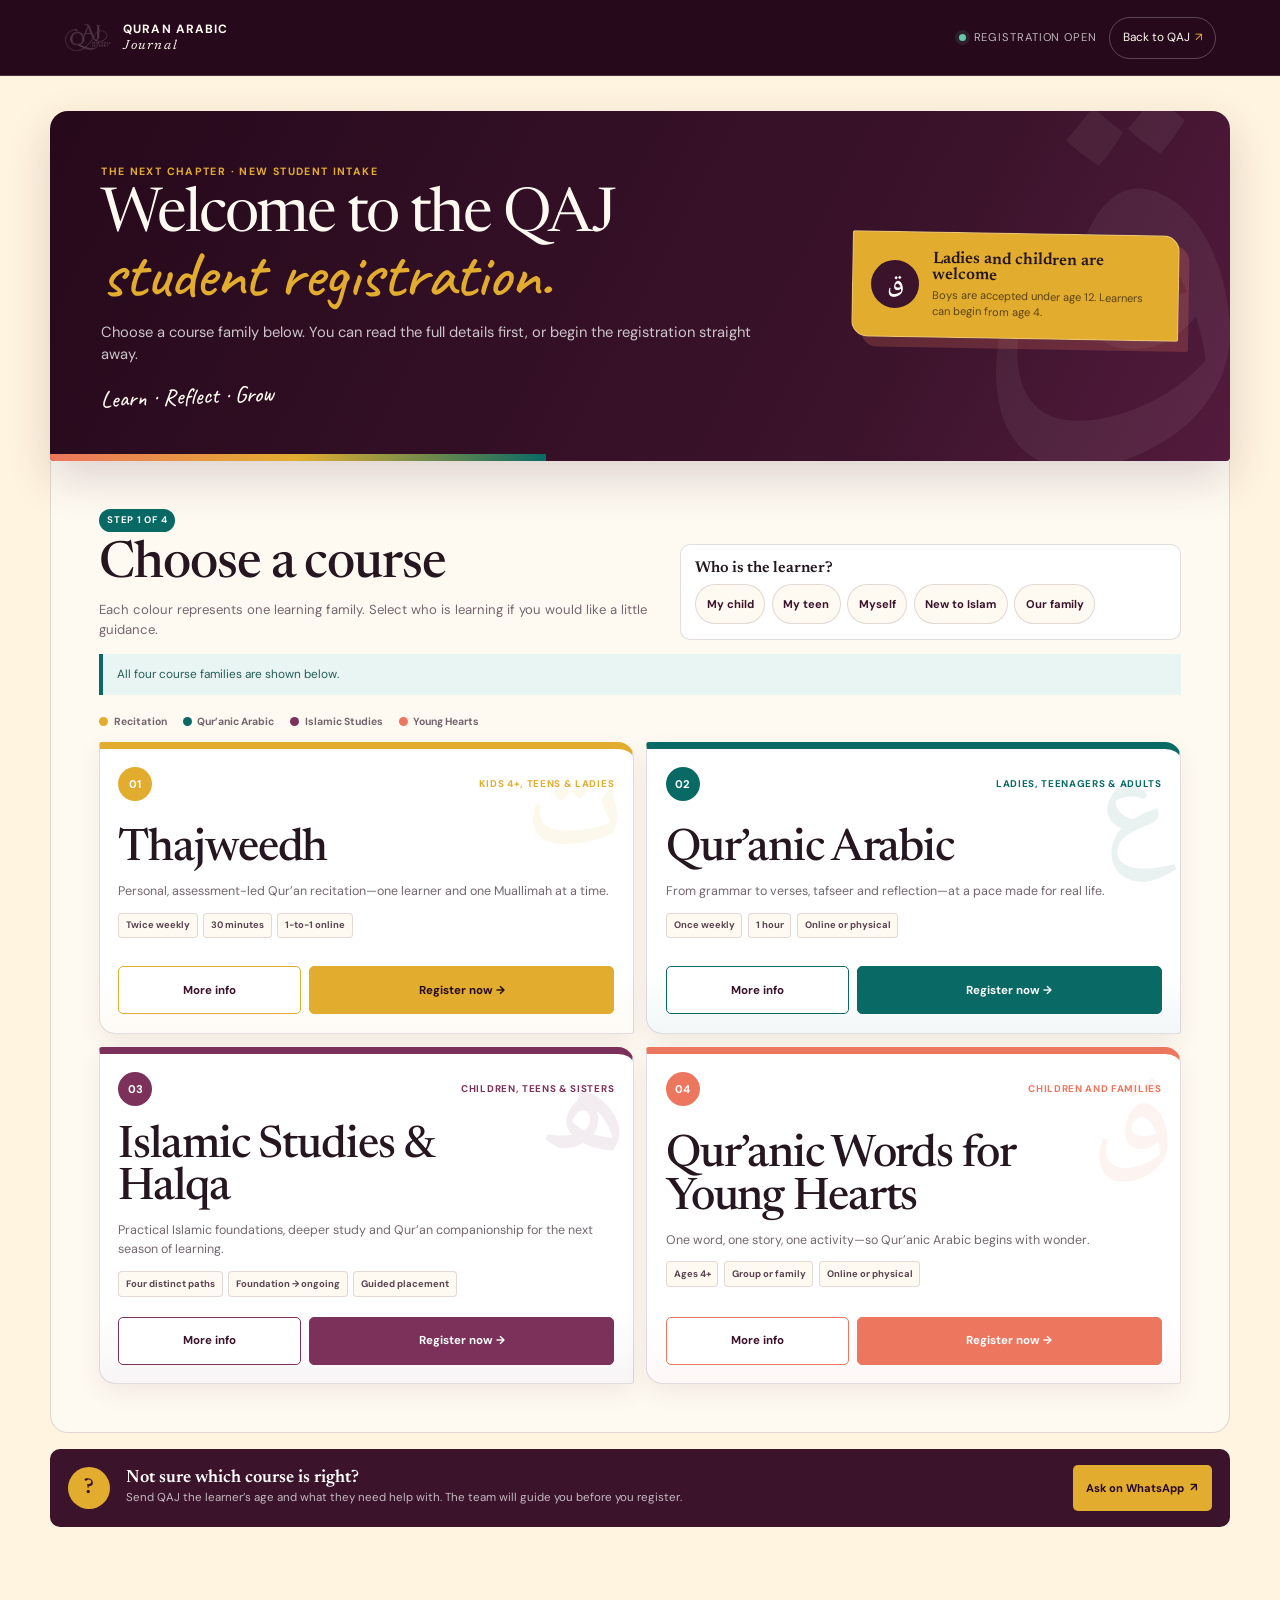
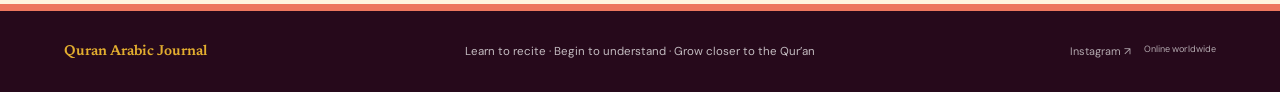
<file: intake-editor/index.html>
<html lang="en"><head>
  <meta charset="utf-8">
  <meta name="viewport" content="width=device-width, initial-scale=1, viewport-fit=cover">
  <meta name="theme-color" content="#3b132b">
  <meta name="description" content="Find the right Quran Arabic Journal learning path and complete the QAJ student intake.">
  <title>QAJ Student Registration</title>
  <link rel="icon" href="./favicon.svg" type="image/svg+xml">
  <link rel="preconnect" href="https://fonts.googleapis.com">
  <link rel="preconnect" href="https://fonts.gstatic.com" crossorigin="">
  <link href="https://fonts.googleapis.com/css2?family=Caveat:wght@500;600&amp;family=DM+Sans:wght@400;500;600;700&amp;family=Newsreader:opsz,wght@6..72,400;6..72,500;6..72,600&amp;family=Noto+Naskh+Arabic:wght@500;600&amp;display=swap" rel="stylesheet">
  <link rel="stylesheet" href="./styles.css?v=20260919-qaj">
  <script src="./app.js?v=20260919-qaj" defer=""></script>
</head>
<body>
  <a class="skip-link" href="#programmes">Skip to course choices</a>

  <header class="site-header">
    <a class="brand" href="#top" aria-label="Quran Arabic Journal student registration home">
      <img class="brand-logo" src="[data-uri]" alt="" aria-hidden="true">
      <span class="brand-name"><strong>Quran Arabic</strong><em>Journal</em></span>
    </a>
    <div class="header-actions">
      <span class="intake-status"><i></i> Registration open</span>
      <a class="back-link" href="https://quranarabicjournal.com/">Back to QAJ <span aria-hidden="true">↗</span></a>
    </div>
  </header>

  <main id="top" class="page-main">
    <section class="welcome" aria-labelledby="page-title">
      <div class="welcome-copy">
        <p class="eyebrow">The next chapter · New student intake</p>
        <h1 id="page-title">Welcome to the QAJ<br><em>student registration.</em></h1>
        <p>Choose a course family below. You can read the full details first, or begin the registration straight away.</p>
        <span class="welcome-signature" aria-hidden="true">Learn · Reflect · Grow</span>
      </div>
      <div class="welcome-note" aria-label="Who QAJ currently serves">
        <span class="note-mark" aria-hidden="true">ق</span>
        <div><strong>Ladies and children are welcome</strong><p>Boys are accepted under age 12. Learners can begin from age 4.</p></div>
      </div>
    </section>

    <section class="programme-section" id="programmes" aria-labelledby="programmes-title">
      <div class="course-heading">
        <div><span class="step-chip">Step 1 of 4</span><h2 id="programmes-title">Choose a course</h2><p>Each colour represents one learning family. Select who is learning if you would like a little guidance.</p></div>
        <div class="audience-guide" aria-labelledby="audience-title">
          <strong id="audience-title">Who is the learner?</strong>
          <div class="audience-choices">
            <button type="button" data-audience="child" aria-pressed="false">My child</button>
            <button type="button" data-audience="teen" aria-pressed="false">My teen</button>
            <button type="button" data-audience="self" aria-pressed="false">Myself</button>
            <button type="button" data-audience="revert" aria-pressed="false">New to Islam</button>
            <button type="button" data-audience="family" aria-pressed="false">Our family</button>
          </div>
        </div>
      </div>
      <p class="audience-result" data-audience-copy="">All four course families are shown below.</p>
      <div class="colour-key" aria-label="Course colour groups">
        <span><i class="saffron"></i>Recitation</span><span><i class="teal"></i>Qur’anic Arabic</span><span><i class="berry"></i>Islamic Studies</span><span><i class="coral"></i>Young Hearts</span>
      </div>
      <div class="programme-grid" data-programme-grid="">
    <article class="programme-door" data-programme="thajweedh" data-theme="saffron" data-glyph="ت">
      <span class="recommend-badge">Suggested</span>
      <div class="door-top"><span class="door-no">01</span><span class="door-audience">Kids 4+, teens &amp; ladies</span></div>
      <div class="door-copy"><h3>Thajweedh</h3><p>Personal, assessment-led Qur’an recitation—one learner and one Muallimah at a time.</p><div class="door-facts"><span>Twice weekly</span><span>30 minutes</span><span>1-to-1 online</span></div></div>
      <div class="door-actions">
        <button class="text-button" type="button" data-more-info="thajweedh">More info</button>
        <button class="card-register" type="button" data-register="thajweedh">Register now <span aria-hidden="true">→</span></button>
      </div>
    </article>
    <article class="programme-door" data-programme="quranic-arabic" data-theme="teal" data-glyph="ع">
      <span class="recommend-badge">Suggested</span>
      <div class="door-top"><span class="door-no">02</span><span class="door-audience">Ladies, teenagers &amp; adults</span></div>
      <div class="door-copy"><h3>Qur’anic Arabic</h3><p>From grammar to verses, tafseer and reflection—at a pace made for real life.</p><div class="door-facts"><span>Once weekly</span><span>1 hour</span><span>Online or physical</span></div></div>
      <div class="door-actions">
        <button class="text-button" type="button" data-more-info="quranic-arabic">More info</button>
        <button class="card-register" type="button" data-register="quranic-arabic">Register now <span aria-hidden="true">→</span></button>
      </div>
    </article>
    <article class="programme-door" data-programme="islamic-studies" data-theme="berry" data-glyph="ه">
      <span class="recommend-badge">Suggested</span>
      <div class="door-top"><span class="door-no">03</span><span class="door-audience">Children, teens &amp; sisters</span></div>
      <div class="door-copy"><h3>Islamic Studies &amp; Halqa</h3><p>Practical Islamic foundations, deeper study and Qur’an companionship for the next season of learning.</p><div class="door-facts"><span>Four distinct paths</span><span>Foundation → ongoing</span><span>Guided placement</span></div></div>
      <div class="door-actions">
        <button class="text-button" type="button" data-more-info="islamic-studies">More info</button>
        <button class="card-register" type="button" data-register="islamic-studies">Register now <span aria-hidden="true">→</span></button>
      </div>
    </article>
    <article class="programme-door" data-programme="young-hearts" data-theme="coral" data-glyph="ق">
      <span class="recommend-badge">Suggested</span>
      <div class="door-top"><span class="door-no">04</span><span class="door-audience">Children and families</span></div>
      <div class="door-copy"><h3>Qur’anic Words for Young Hearts</h3><p>One word, one story, one activity—so Qur’anic Arabic begins with wonder.</p><div class="door-facts"><span>Ages 4+</span><span>Group or family</span><span>Online or physical</span></div></div>
      <div class="door-actions">
        <button class="text-button" type="button" data-more-info="young-hearts">More info</button>
        <button class="card-register" type="button" data-register="young-hearts">Register now <span aria-hidden="true">→</span></button>
      </div>
    </article></div>
    </section>

    <section class="reassurance" aria-label="Registration guidance">
      <div class="help-mark" aria-hidden="true">?</div>
      <div><strong>Not sure which course is right?</strong><span>Send QAJ the learner’s age and what they need help with. The team will guide you before you register.</span></div>
      <a href="https://wa.me/94775501655?text=Assalamu%20Alaikum%2C%20I%20would%20like%20help%20choosing%20the%20right%20QAJ%20course." target="_blank" rel="noreferrer">Ask on WhatsApp <span aria-hidden="true">↗</span></a>
    </section>
  </main>

  <footer class="site-footer">
    <span>Quran Arabic Journal</span>
    <p>Learn to recite · Begin to understand · Grow closer to the Qur’an</p>
    <div><a href="https://www.instagram.com/quran_arabic_journal/" target="_blank" rel="noreferrer">Instagram ↗</a><small>Online worldwide</small></div>
  </footer>

  <dialog class="intake-dialog" data-intake-dialog="" aria-labelledby="dialog-title">
    <div class="dialog-frame">
      <header class="dialog-topbar">
        <a class="mini-brand" href="https://quranarabicjournal.com/" aria-label="Visit QAJ website"><span>QAJ</span><i>Quran Arabic Journal</i></a>
        <div><span class="dialog-kicker" data-dialog-kicker="">Student registration</span><strong id="dialog-title" data-dialog-title="">Choose a course</strong></div>
        <button class="dialog-close" type="button" data-close-dialog="" aria-label="Close registration">×</button>
      </header>

      <section class="course-info" data-course-info="" hidden="">
        <div class="info-hero" data-info-theme="saffron">
          <span class="info-glyph" data-info-glyph="" aria-hidden="true">ت</span>
          <p class="eyebrow" data-info-audience="">For learners</p>
          <h2 data-info-title="">Programme</h2>
          <p data-info-copy=""></p>
          <div class="info-facts" data-info-facts=""></div>
        </div>
        <div class="info-body">
          <section class="info-learn"><p class="eyebrow">What this journey opens</p><h3>Learning with a clear purpose.</h3><div data-info-points=""></div></section>
          <section class="info-options"><p class="eyebrow">Available pathways</p><h3>Choose the closest fit.</h3><div class="info-option-list" data-info-options=""></div></section>
        </div>
        <div class="dialog-actions">
          <button class="button secondary" type="button" data-close-dialog="">Close</button>
          <button class="button primary" type="button" data-register-from-info="">Begin registration <span aria-hidden="true">→</span></button>
        </div>
      </section>

      <form id="registration-form" class="registration-form" novalidate="" hidden="">
        <div class="form-shell">
          <aside class="form-rail" aria-label="Registration chapter">
            <div class="rail-top"><span class="rail-chapter">Registration journal</span><b data-rail-step="">01 / Choose</b></div>
            <p class="rail-glyph" data-rail-glyph="" lang="ar" dir="rtl">ابدأ</p>
            <div class="rail-course"><small>Your chosen path</small><strong data-rail-course="">Choose a course</strong></div>
            <p class="rail-copy" data-rail-copy="">Choose the path that feels closest. QAJ can confirm placement after reviewing the intake.</p>
            <div class="rail-note"><span>Private by design</span><p>This review version tests the experience safely and does not send your answers.</p></div>
          </aside>

          <div class="form-main">
            <nav class="form-progress" aria-label="Registration progress">
              <ol>
                <li class="active" data-progress="0"><span>1</span><b>Course</b></li>
                <li data-progress="1"><span>2</span><b>Learner</b></li>
                <li data-progress="2"><span>3</span><b>Placement</b></li>
                <li data-progress="3"><span>4</span><b>Confirm</b></li>
              </ol>
            </nav>

            <div class="selection-bar" data-selection-bar="" hidden="">
              <span data-selection-dot="" aria-hidden="true"></span>
              <div><small>Your programme</small><strong data-selected-course=""></strong></div>
              <button type="button" data-edit-course="">Change</button>
            </div>
            <div class="form-status" data-form-status="" role="alert" hidden=""></div>

            <section class="form-step active" data-step="0" aria-labelledby="course-step-title">
              <header class="step-head"><p class="eyebrow"><span>Step 1</span> Find the right level</p><h2 id="course-step-title" data-course-step-title="">Choose your course</h2><p data-course-step-copy="">Select the option that best fits the learner now. It does not need to be perfect—QAJ can confirm placement.</p></header>
              <fieldset class="course-fieldset"><legend class="sr-only">Choose a QAJ course</legend><div class="course-options" data-course-options=""></div></fieldset>
              <div class="step-actions first"><button class="button secondary" type="button" data-close-dialog="">Cancel</button><button class="button primary" type="button" data-next="">Continue <span aria-hidden="true">→</span></button></div>
            </section>

            <section class="form-step" data-step="1" aria-labelledby="details-title" hidden="">
              <header class="step-head"><p class="eyebrow"><span>Step 2</span> Meet the learner</p><h2 id="details-title">Tell us who is beginning.</h2><p>Fields marked <b>*</b> are required. This helps QAJ identify and contact the learner correctly.</p></header>

              <div class="form-section coral-edge"><span class="section-number">A</span><h3>Personal details</h3><p class="section-intro">The learner’s details—not the payer’s details.</p><div class="field-grid two">
                <label class="field"><span>Name in Full *</span><input name="full_name" type="text" autocomplete="name" placeholder="As it should appear in QAJ records" required=""></label>
                <label class="field"><span>Date of Birth *</span><input name="dob" type="date" required=""><small>QAJ currently accepts learners from age 4.</small></label>
                <label class="field wide"><span>Resident Address *</span><textarea name="address" autocomplete="street-address" placeholder="House number, street, city and country" required=""></textarea></label>
                <label class="field"><span>Country of Birth *</span><select name="country_birth" required="" data-country=""><option value="">Select country</option><option value="Sri Lanka">Sri Lanka</option><option value="Afghanistan">Afghanistan</option><option value="Albania">Albania</option><option value="Algeria">Algeria</option><option value="Andorra">Andorra</option><option value="Angola">Angola</option><option value="Antigua and Barbuda">Antigua and Barbuda</option><option value="Argentina">Argentina</option><option value="Armenia">Armenia</option><option value="Australia">Australia</option><option value="Austria">Austria</option><option value="Azerbaijan">Azerbaijan</option><option value="Bahamas">Bahamas</option><option value="Bahrain">Bahrain</option><option value="Bangladesh">Bangladesh</option><option value="Barbados">Barbados</option><option value="Belarus">Belarus</option><option value="Belgium">Belgium</option><option value="Belize">Belize</option><option value="Benin">Benin</option><option value="Bhutan">Bhutan</option><option value="Bolivia">Bolivia</option><option value="Bosnia and Herzegovina">Bosnia and Herzegovina</option><option value="Botswana">Botswana</option><option value="Brazil">Brazil</option><option value="Brunei">Brunei</option><option value="Bulgaria">Bulgaria</option><option value="Burkina Faso">Burkina Faso</option><option value="Burundi">Burundi</option><option value="Cabo Verde">Cabo Verde</option><option value="Cambodia">Cambodia</option><option value="Cameroon">Cameroon</option><option value="Canada">Canada</option><option value="Central African Republic">Central African Republic</option><option value="Chad">Chad</option><option value="Chile">Chile</option><option value="China">China</option><option value="Colombia">Colombia</option><option value="Comoros">Comoros</option><option value="Congo, Democratic Republic of the">Congo, Democratic Republic of the</option><option value="Congo, Republic of the">Congo, Republic of the</option><option value="Costa Rica">Costa Rica</option><option value="Côte d’Ivoire">Côte d’Ivoire</option><option value="Croatia">Croatia</option><option value="Cuba">Cuba</option><option value="Cyprus">Cyprus</option><option value="Czechia">Czechia</option><option value="Denmark">Denmark</option><option value="Djibouti">Djibouti</option><option value="Dominica">Dominica</option><option value="Dominican Republic">Dominican Republic</option><option value="Ecuador">Ecuador</option><option value="Egypt">Egypt</option><option value="El Salvador">El Salvador</option><option value="Equatorial Guinea">Equatorial Guinea</option><option value="Eritrea">Eritrea</option><option value="Estonia">Estonia</option><option value="Eswatini">Eswatini</option><option value="Ethiopia">Ethiopia</option><option value="Fiji">Fiji</option><option value="Finland">Finland</option><option value="France">France</option><option value="Gabon">Gabon</option><option value="Gambia">Gambia</option><option value="Georgia">Georgia</option><option value="Germany">Germany</option><option value="Ghana">Ghana</option><option value="Greece">Greece</option><option value="Grenada">Grenada</option><option value="Guatemala">Guatemala</option><option value="Guinea">Guinea</option><option value="Guinea-Bissau">Guinea-Bissau</option><option value="Guyana">Guyana</option><option value="Haiti">Haiti</option><option value="Honduras">Honduras</option><option value="Hungary">Hungary</option><option value="Iceland">Iceland</option><option value="India">India</option><option value="Indonesia">Indonesia</option><option value="Iran">Iran</option><option value="Iraq">Iraq</option><option value="Ireland">Ireland</option><option value="Israel">Israel</option><option value="Italy">Italy</option><option value="Jamaica">Jamaica</option><option value="Japan">Japan</option><option value="Jordan">Jordan</option><option value="Kazakhstan">Kazakhstan</option><option value="Kenya">Kenya</option><option value="Kiribati">Kiribati</option><option value="Kuwait">Kuwait</option><option value="Kyrgyzstan">Kyrgyzstan</option><option value="Laos">Laos</option><option value="Latvia">Latvia</option><option value="Lebanon">Lebanon</option><option value="Lesotho">Lesotho</option><option value="Liberia">Liberia</option><option value="Libya">Libya</option><option value="Liechtenstein">Liechtenstein</option><option value="Lithuania">Lithuania</option><option value="Luxembourg">Luxembourg</option><option value="Madagascar">Madagascar</option><option value="Malawi">Malawi</option><option value="Malaysia">Malaysia</option><option value="Maldives">Maldives</option><option value="Mali">Mali</option><option value="Malta">Malta</option><option value="Marshall Islands">Marshall Islands</option><option value="Mauritania">Mauritania</option><option value="Mauritius">Mauritius</option><option value="Mexico">Mexico</option><option value="Micronesia">Micronesia</option><option value="Moldova">Moldova</option><option value="Monaco">Monaco</option><option value="Mongolia">Mongolia</option><option value="Montenegro">Montenegro</option><option value="Morocco">Morocco</option><option value="Mozambique">Mozambique</option><option value="Myanmar">Myanmar</option><option value="Namibia">Namibia</option><option value="Nauru">Nauru</option><option value="Nepal">Nepal</option><option value="Netherlands">Netherlands</option><option value="New Zealand">New Zealand</option><option value="Nicaragua">Nicaragua</option><option value="Niger">Niger</option><option value="Nigeria">Nigeria</option><option value="North Korea">North Korea</option><option value="North Macedonia">North Macedonia</option><option value="Norway">Norway</option><option value="Oman">Oman</option><option value="Pakistan">Pakistan</option><option value="Palau">Palau</option><option value="Palestine">Palestine</option><option value="Panama">Panama</option><option value="Papua New Guinea">Papua New Guinea</option><option value="Paraguay">Paraguay</option><option value="Peru">Peru</option><option value="Philippines">Philippines</option><option value="Poland">Poland</option><option value="Portugal">Portugal</option><option value="Qatar">Qatar</option><option value="Romania">Romania</option><option value="Russia">Russia</option><option value="Rwanda">Rwanda</option><option value="Saint Kitts and Nevis">Saint Kitts and Nevis</option><option value="Saint Lucia">Saint Lucia</option><option value="Saint Vincent and the Grenadines">Saint Vincent and the Grenadines</option><option value="Samoa">Samoa</option><option value="San Marino">San Marino</option><option value="Sao Tome and Principe">Sao Tome and Principe</option><option value="Saudi Arabia">Saudi Arabia</option><option value="Senegal">Senegal</option><option value="Serbia">Serbia</option><option value="Seychelles">Seychelles</option><option value="Sierra Leone">Sierra Leone</option><option value="Singapore">Singapore</option><option value="Slovakia">Slovakia</option><option value="Slovenia">Slovenia</option><option value="Solomon Islands">Solomon Islands</option><option value="Somalia">Somalia</option><option value="South Africa">South Africa</option><option value="South Korea">South Korea</option><option value="South Sudan">South Sudan</option><option value="Spain">Spain</option><option value="Sudan">Sudan</option><option value="Suriname">Suriname</option><option value="Sweden">Sweden</option><option value="Switzerland">Switzerland</option><option value="Syria">Syria</option><option value="Taiwan">Taiwan</option><option value="Tajikistan">Tajikistan</option><option value="Tanzania">Tanzania</option><option value="Thailand">Thailand</option><option value="Timor-Leste">Timor-Leste</option><option value="Togo">Togo</option><option value="Tonga">Tonga</option><option value="Trinidad and Tobago">Trinidad and Tobago</option><option value="Tunisia">Tunisia</option><option value="Türkiye">Türkiye</option><option value="Turkmenistan">Turkmenistan</option><option value="Tuvalu">Tuvalu</option><option value="Uganda">Uganda</option><option value="Ukraine">Ukraine</option><option value="United Arab Emirates">United Arab Emirates</option><option value="United Kingdom">United Kingdom</option><option value="United States">United States</option><option value="Uruguay">Uruguay</option><option value="Uzbekistan">Uzbekistan</option><option value="Vanuatu">Vanuatu</option><option value="Vatican City">Vatican City</option><option value="Venezuela">Venezuela</option><option value="Vietnam">Vietnam</option><option value="Yemen">Yemen</option><option value="Zambia">Zambia</option><option value="Zimbabwe">Zimbabwe</option><option value="Other">Other</option></select></label>
                <label class="field"><span>Country of Residency *</span><select name="country_residency" required="" data-country=""><option value="">Select country</option><option value="Sri Lanka">Sri Lanka</option><option value="Afghanistan">Afghanistan</option><option value="Albania">Albania</option><option value="Algeria">Algeria</option><option value="Andorra">Andorra</option><option value="Angola">Angola</option><option value="Antigua and Barbuda">Antigua and Barbuda</option><option value="Argentina">Argentina</option><option value="Armenia">Armenia</option><option value="Australia">Australia</option><option value="Austria">Austria</option><option value="Azerbaijan">Azerbaijan</option><option value="Bahamas">Bahamas</option><option value="Bahrain">Bahrain</option><option value="Bangladesh">Bangladesh</option><option value="Barbados">Barbados</option><option value="Belarus">Belarus</option><option value="Belgium">Belgium</option><option value="Belize">Belize</option><option value="Benin">Benin</option><option value="Bhutan">Bhutan</option><option value="Bolivia">Bolivia</option><option value="Bosnia and Herzegovina">Bosnia and Herzegovina</option><option value="Botswana">Botswana</option><option value="Brazil">Brazil</option><option value="Brunei">Brunei</option><option value="Bulgaria">Bulgaria</option><option value="Burkina Faso">Burkina Faso</option><option value="Burundi">Burundi</option><option value="Cabo Verde">Cabo Verde</option><option value="Cambodia">Cambodia</option><option value="Cameroon">Cameroon</option><option value="Canada">Canada</option><option value="Central African Republic">Central African Republic</option><option value="Chad">Chad</option><option value="Chile">Chile</option><option value="China">China</option><option value="Colombia">Colombia</option><option value="Comoros">Comoros</option><option value="Congo, Democratic Republic of the">Congo, Democratic Republic of the</option><option value="Congo, Republic of the">Congo, Republic of the</option><option value="Costa Rica">Costa Rica</option><option value="Côte d’Ivoire">Côte d’Ivoire</option><option value="Croatia">Croatia</option><option value="Cuba">Cuba</option><option value="Cyprus">Cyprus</option><option value="Czechia">Czechia</option><option value="Denmark">Denmark</option><option value="Djibouti">Djibouti</option><option value="Dominica">Dominica</option><option value="Dominican Republic">Dominican Republic</option><option value="Ecuador">Ecuador</option><option value="Egypt">Egypt</option><option value="El Salvador">El Salvador</option><option value="Equatorial Guinea">Equatorial Guinea</option><option value="Eritrea">Eritrea</option><option value="Estonia">Estonia</option><option value="Eswatini">Eswatini</option><option value="Ethiopia">Ethiopia</option><option value="Fiji">Fiji</option><option value="Finland">Finland</option><option value="France">France</option><option value="Gabon">Gabon</option><option value="Gambia">Gambia</option><option value="Georgia">Georgia</option><option value="Germany">Germany</option><option value="Ghana">Ghana</option><option value="Greece">Greece</option><option value="Grenada">Grenada</option><option value="Guatemala">Guatemala</option><option value="Guinea">Guinea</option><option value="Guinea-Bissau">Guinea-Bissau</option><option value="Guyana">Guyana</option><option value="Haiti">Haiti</option><option value="Honduras">Honduras</option><option value="Hungary">Hungary</option><option value="Iceland">Iceland</option><option value="India">India</option><option value="Indonesia">Indonesia</option><option value="Iran">Iran</option><option value="Iraq">Iraq</option><option value="Ireland">Ireland</option><option value="Israel">Israel</option><option value="Italy">Italy</option><option value="Jamaica">Jamaica</option><option value="Japan">Japan</option><option value="Jordan">Jordan</option><option value="Kazakhstan">Kazakhstan</option><option value="Kenya">Kenya</option><option value="Kiribati">Kiribati</option><option value="Kuwait">Kuwait</option><option value="Kyrgyzstan">Kyrgyzstan</option><option value="Laos">Laos</option><option value="Latvia">Latvia</option><option value="Lebanon">Lebanon</option><option value="Lesotho">Lesotho</option><option value="Liberia">Liberia</option><option value="Libya">Libya</option><option value="Liechtenstein">Liechtenstein</option><option value="Lithuania">Lithuania</option><option value="Luxembourg">Luxembourg</option><option value="Madagascar">Madagascar</option><option value="Malawi">Malawi</option><option value="Malaysia">Malaysia</option><option value="Maldives">Maldives</option><option value="Mali">Mali</option><option value="Malta">Malta</option><option value="Marshall Islands">Marshall Islands</option><option value="Mauritania">Mauritania</option><option value="Mauritius">Mauritius</option><option value="Mexico">Mexico</option><option value="Micronesia">Micronesia</option><option value="Moldova">Moldova</option><option value="Monaco">Monaco</option><option value="Mongolia">Mongolia</option><option value="Montenegro">Montenegro</option><option value="Morocco">Morocco</option><option value="Mozambique">Mozambique</option><option value="Myanmar">Myanmar</option><option value="Namibia">Namibia</option><option value="Nauru">Nauru</option><option value="Nepal">Nepal</option><option value="Netherlands">Netherlands</option><option value="New Zealand">New Zealand</option><option value="Nicaragua">Nicaragua</option><option value="Niger">Niger</option><option value="Nigeria">Nigeria</option><option value="North Korea">North Korea</option><option value="North Macedonia">North Macedonia</option><option value="Norway">Norway</option><option value="Oman">Oman</option><option value="Pakistan">Pakistan</option><option value="Palau">Palau</option><option value="Palestine">Palestine</option><option value="Panama">Panama</option><option value="Papua New Guinea">Papua New Guinea</option><option value="Paraguay">Paraguay</option><option value="Peru">Peru</option><option value="Philippines">Philippines</option><option value="Poland">Poland</option><option value="Portugal">Portugal</option><option value="Qatar">Qatar</option><option value="Romania">Romania</option><option value="Russia">Russia</option><option value="Rwanda">Rwanda</option><option value="Saint Kitts and Nevis">Saint Kitts and Nevis</option><option value="Saint Lucia">Saint Lucia</option><option value="Saint Vincent and the Grenadines">Saint Vincent and the Grenadines</option><option value="Samoa">Samoa</option><option value="San Marino">San Marino</option><option value="Sao Tome and Principe">Sao Tome and Principe</option><option value="Saudi Arabia">Saudi Arabia</option><option value="Senegal">Senegal</option><option value="Serbia">Serbia</option><option value="Seychelles">Seychelles</option><option value="Sierra Leone">Sierra Leone</option><option value="Singapore">Singapore</option><option value="Slovakia">Slovakia</option><option value="Slovenia">Slovenia</option><option value="Solomon Islands">Solomon Islands</option><option value="Somalia">Somalia</option><option value="South Africa">South Africa</option><option value="South Korea">South Korea</option><option value="South Sudan">South Sudan</option><option value="Spain">Spain</option><option value="Sudan">Sudan</option><option value="Suriname">Suriname</option><option value="Sweden">Sweden</option><option value="Switzerland">Switzerland</option><option value="Syria">Syria</option><option value="Taiwan">Taiwan</option><option value="Tajikistan">Tajikistan</option><option value="Tanzania">Tanzania</option><option value="Thailand">Thailand</option><option value="Timor-Leste">Timor-Leste</option><option value="Togo">Togo</option><option value="Tonga">Tonga</option><option value="Trinidad and Tobago">Trinidad and Tobago</option><option value="Tunisia">Tunisia</option><option value="Türkiye">Türkiye</option><option value="Turkmenistan">Turkmenistan</option><option value="Tuvalu">Tuvalu</option><option value="Uganda">Uganda</option><option value="Ukraine">Ukraine</option><option value="United Arab Emirates">United Arab Emirates</option><option value="United Kingdom">United Kingdom</option><option value="United States">United States</option><option value="Uruguay">Uruguay</option><option value="Uzbekistan">Uzbekistan</option><option value="Vanuatu">Vanuatu</option><option value="Vatican City">Vatican City</option><option value="Venezuela">Venezuela</option><option value="Vietnam">Vietnam</option><option value="Yemen">Yemen</option><option value="Zambia">Zambia</option><option value="Zimbabwe">Zimbabwe</option><option value="Other">Other</option></select></label>
              </div></div>

              <div class="form-section teal-edge"><span class="section-number">B</span><h3>Contact details</h3><p class="section-intro">Where QAJ can send class and placement updates.</p><div class="field-grid two">
                <label class="field"><span>Phone Number *</span><input name="phone" type="tel" autocomplete="tel" inputmode="tel" placeholder="Include country code, e.g. +94" required=""></label>
                <label class="field"><span>WhatsApp Number *</span><input name="whatsapp" type="tel" inputmode="tel" placeholder="Include country code" required=""><button class="copy-phone" type="button" data-copy-phone="">Same as phone</button></label>
                <label class="field"><span>Email Address *</span><input name="email" type="email" autocomplete="email" placeholder="name@email.com" required=""></label>
                <label class="field"><span>Emergency Contact Number *</span><input name="emergency_contact" type="tel" inputmode="tel" placeholder="A parent, guardian or trusted contact" required=""></label>
                <label class="field wide"><span>Instagram ID <i>optional</i></span><input name="instagram" type="text" placeholder="@username"></label>
              </div></div>

              <div class="form-section saffron-edge"><span class="section-number">C</span><h3>Registration context</h3><p class="section-intro">Two quick details that help QAJ place this registration.</p>
                <fieldset class="inline-fieldset"><legend>Who are you registering for? *</legend><div class="choice-row"><label><input type="radio" name="registration_type" value="self" required=""><span>Myself</span></label><label><input type="radio" name="registration_type" value="child"><span>My child</span></label><label><input type="radio" name="registration_type" value="other"><span>Someone else</span></label></div></fieldset>
                <label class="field conditional" data-show-field="registration_type" data-show-value="other" hidden=""><span>Relationship to the learner *</span><input name="relationship" type="text" placeholder="e.g. sister, aunt or guardian" data-required="true" disabled=""></label>
                <label class="field"><span>How did you hear about QAJ? *</span><select name="referral_source" required=""><option value="">Select one</option><option value="friend_family">Friend or family</option><option value="instagram">Instagram</option><option value="facebook">Facebook</option><option value="workshop">QAJ workshop or event</option><option value="website">Google or website</option><option value="existing_family">Already part of QAJ</option><option value="other">Other</option></select></label>
                <label class="field conditional" data-show-field="referral_source" data-show-value="other" hidden=""><span>Please tell us how *</span><input name="referral_other" type="text" placeholder="Type here" data-required="true" disabled=""></label>
              </div>

              <div class="step-actions"><button class="button secondary" type="button" data-back="">← Back</button><button class="button primary" type="button" data-next="">Continue <span aria-hidden="true">→</span></button></div>
            </section>

            <section class="form-step" data-step="2" aria-labelledby="course-questions-title" hidden="">
              <header class="step-head"><p class="eyebrow"><span>Step 3</span> Placement and rhythm</p><h2 id="course-questions-title">Help the teacher meet them well.</h2><p>These questions change with the chosen course. They cover only placement, learning support and suitable timings.</p></header>
              <div class="course-question-host" data-course-questions=""></div>
              <div class="step-actions"><button class="button secondary" type="button" data-back="">← Back</button><button class="button primary" type="button" data-next="">Continue <span aria-hidden="true">→</span></button></div>
            </section>

            <section class="form-step" data-step="3" aria-labelledby="payment-title" hidden="">
              <header class="step-head"><p class="eyebrow"><span>Step 4</span> Payment and confirmation</p><h2 id="payment-title">Keep the receipt ready.</h2><p>The receipt is essential for QAJ to match the payment to this learner’s registration.</p></header>
              <div class="summary-card" data-summary=""></div>
              <div class="payment-card"><div><small>Bank transfer</small><strong>Amana Bank</strong><span>Dehiwala Branch</span></div><dl><div><dt>Account number</dt><dd>001 0597207 002</dd></div><div><dt>Account name</dt><dd>QA Journal</dd></div></dl></div>
              <label class="upload-card"><input name="payment_receipt" type="file" accept="image/*,application/pdf" required=""><span class="upload-icon" aria-hidden="true">↑</span><span><b>Required to complete</b><strong>Payment Upload Slip *</strong><small data-file-name="">Choose a clear image or PDF · maximum 6 MB</small></span></label>
              <div class="confirmations"><label><input type="checkbox" name="data_correct" required=""><span>I confirm that all information provided above is true and correct. *</span></label><label><input type="checkbox" name="first_registration"><span>This is my first QAJ registration <small>(leave unticked for an additional registration).</small></span></label></div>
              <div class="preview-note"><strong>Safe review</strong><span>This review link checks every step, but it does not transmit personal information or files.</span></div>
              <div class="step-actions"><button class="button secondary" type="button" data-back="">← Back</button><button class="button primary" type="submit">Complete preview <span aria-hidden="true">↗</span></button></div>
            </section>
          </div>
        </div>
      </form>

      <section class="success" data-success="" hidden="" aria-live="polite"><span class="success-mark" aria-hidden="true">✓</span><p class="eyebrow">Every step worked</p><h2>The learner’s next page is ready.</h2><p class="dua" lang="ar" dir="rtl">رَبِّ زِدْنِي عِلْمًا</p><span>Rabbi zidni ‘ilma</span><p>This was a safe preview submission, so no information or files were transmitted.</p><div class="success-actions"><button class="button secondary" type="button" data-start-over="">Try another course</button><button class="button primary" type="button" data-close-dialog="">Done</button></div></section>
    </div>
  </dialog>


</body></html>
</file>
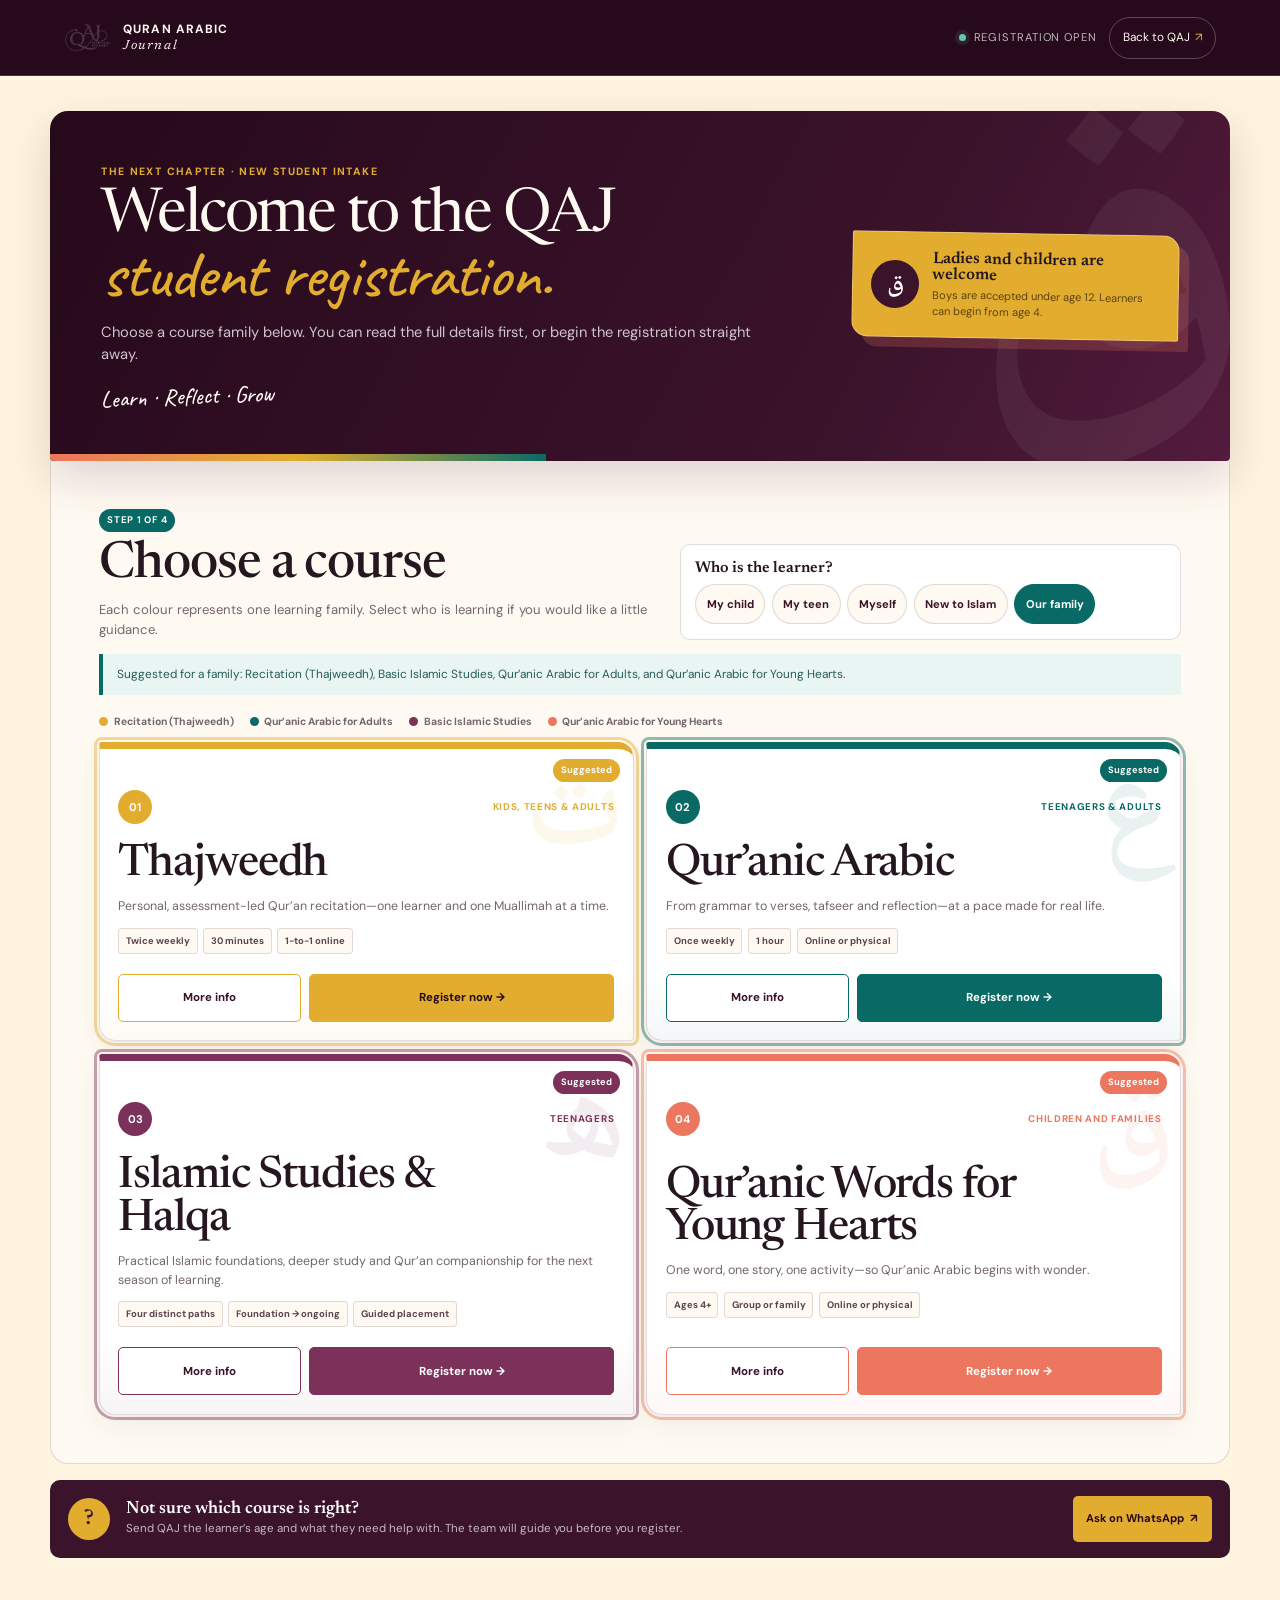
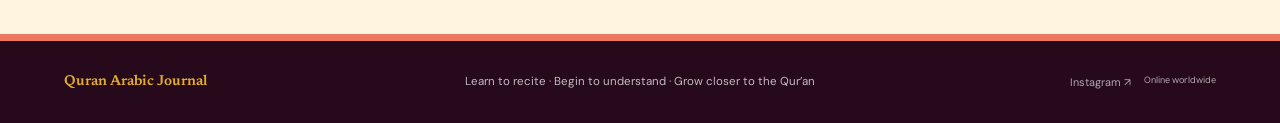
<file: intake-editor/LIVE.html>
<html lang="en"><head>
  <meta charset="utf-8">
  <meta name="viewport" content="width=device-width, initial-scale=1, viewport-fit=cover">
  <meta name="theme-color" content="#3b132b">
  <meta name="description" content="Find the right Quran Arabic Journal learning path and complete the QAJ student intake.">
  <title>QAJ Student Registration</title>
  <link rel="icon" href="./favicon.svg" type="image/svg+xml">
  <link rel="preconnect" href="https://fonts.googleapis.com">
  <link rel="preconnect" href="https://fonts.gstatic.com" crossorigin="">
  <link href="https://fonts.googleapis.com/css2?family=Caveat:wght@500;600&amp;family=DM+Sans:wght@400;500;600;700&amp;family=Newsreader:opsz,wght@6..72,400;6..72,500;6..72,600&amp;family=Noto+Naskh+Arabic:wght@500;600&amp;display=swap" rel="stylesheet">
  <style>
:root {
  --ink: #25161f;
  --plum: #3b132b;
  --plum-dark: #26091b;
  --berry: #7b315a;
  --coral: #ed765e;
  --saffron: #e2ad2f;
  --teal: #096a65;
  --paper: #fff4df;
  --paper-soft: #fffaf1;
  --white: #fffaf1;
  --muted: #74666e;
  --line: rgba(69, 21, 47, .15);
  --serif: "Newsreader", Georgia, serif;
  --sans: "DM Sans", system-ui, -apple-system, sans-serif;
  --arabic: "Noto Naskh Arabic", serif;
  --shadow: 0 24px 70px rgba(42, 11, 29, .2);
}

* { box-sizing: border-box; }
html { width: 100%; overflow-x: clip; scroll-behavior: smooth; }
body { min-width: 320px; margin: 0; overflow-x: clip; color: var(--ink); background: var(--paper); font: 16px/1.5 var(--sans); }
body.dialog-open { overflow: hidden; }
button, input, select, textarea { font: inherit; }
button, a { -webkit-tap-highlight-color: transparent; }
button { color: inherit; }
a { color: inherit; text-decoration: none; }
img { display: block; max-width: 100%; }
[hidden] { display: none !important; }
.sr-only { position: absolute; width: 1px; height: 1px; margin: -1px; padding: 0; overflow: hidden; clip: rect(0,0,0,0); white-space: nowrap; border: 0; }
.skip-link { position: fixed; z-index: 1000; top: -6rem; left: 1rem; padding: .75rem 1rem; color: white; background: var(--teal); }
.skip-link:focus { top: 1rem; }

.site-header {
  min-height: 76px;
  display: flex;
  align-items: center;
  justify-content: space-between;
  gap: 1rem;
  padding: .75rem clamp(1rem, 5vw, 4rem);
  color: #fffaf1;
  background: var(--plum-dark);
  border-bottom: 1px solid rgba(255,250,241,.16);
}
.brand { min-width: 0; display: flex; align-items: center; gap: .7rem; }
.brand-logo { width: 48px; height: 42px; flex: 0 0 auto; object-fit: contain; filter: brightness(0) invert(1); }
.brand-mark { position: relative; flex: 0 0 auto; width: 34px; height: 29px; }
.brand-mark::before, .brand-mark::after { content: ""; position: absolute; top: 2px; width: 17px; height: 24px; border: 1.5px solid var(--saffron); }
.brand-mark::before { left: 0; border-radius: 10px 1px 1px 10px; transform: skewY(8deg); }
.brand-mark::after { right: 0; border-radius: 1px 10px 10px 1px; transform: skewY(-8deg); }
.brand-mark i { position: absolute; z-index: 2; left: 16.5px; top: 4px; width: 1px; height: 23px; background: var(--saffron); }
.brand-name { min-width: 0; display: grid; line-height: 1; }
.brand-name strong { color: #fffaf1; font: 700 .75rem/1 var(--sans); letter-spacing: .09em; text-transform: uppercase; white-space: nowrap; }
.brand-name em { margin-top: .22rem; color: #fffaf1; font: 400 italic .82rem/1 var(--serif); letter-spacing: .12em; }
.header-actions { display: flex; align-items: center; gap: .75rem; }
.intake-status { display: inline-flex; align-items: center; gap: .45rem; color: rgba(255,255,255,.7); font-size: .7rem; letter-spacing: .08em; text-transform: uppercase; }
.intake-status i { width: 7px; height: 7px; background: #66c7aa; border-radius: 50%; box-shadow: 0 0 0 4px rgba(102,199,170,.12); }
.back-link { min-height: 42px; display: inline-flex; align-items: center; gap: .35rem; padding: .55rem .8rem; border: 1px solid rgba(255,255,255,.25); border-radius: 999px; font-size: .74rem; }
.back-link span { color: var(--saffron); }

.page-main { width: min(1180px, calc(100% - 2rem)); margin: 0 auto; padding: clamp(1.25rem,3vw,2.2rem) 0 clamp(3rem,6vw,5rem); }
.welcome { position: relative; isolation: isolate; min-height: 350px; display: grid; grid-template-columns: minmax(0,1.5fr) minmax(290px,.7fr); gap: clamp(1.5rem,4vw,4rem); align-items: center; padding: clamp(1.75rem,4vw,3.5rem); overflow: hidden; color: #fffaf1; background: linear-gradient(118deg,var(--plum-dark) 0%,var(--plum) 70%,#531b3d 100%); border-radius: 18px 18px 4px 4px; box-shadow: 0 18px 45px rgba(59,19,43,.16); }
.welcome::before { content: "ق"; position: absolute; z-index: -1; right: -1rem; top: -5rem; color: rgba(255,250,241,.055); font: 600 clamp(18rem,35vw,31rem)/1 var(--arabic); transform: rotate(-5deg); }
.welcome::after { content: ""; position: absolute; z-index: -1; left: 0; bottom: 0; width: 42%; height: 7px; background: linear-gradient(90deg,var(--coral),var(--saffron),var(--teal)); }
.welcome-copy { position: relative; z-index: 1; }
.eyebrow { margin: 0 0 .55rem; color: var(--berry); font-size: .66rem; font-weight: 700; letter-spacing: .13em; text-transform: uppercase; }
.welcome .eyebrow { color: var(--saffron); }
.welcome h1 { max-width: 760px; margin: 0; font: 400 clamp(2.8rem,4.8vw,4.6rem)/.92 var(--serif); letter-spacing: -.035em; }
.welcome h1 em { color: var(--saffron); font: 500 clamp(3rem,5.2vw,5rem)/.9 "Caveat", cursive; letter-spacing: -.015em; }
.welcome-copy > p:not(.eyebrow) { max-width: 670px; margin: 1rem 0 0; color: rgba(255,255,255,.76); font-size: .92rem; }
.welcome-signature { display: inline-block; margin-top: 1.25rem; color: #fffaf1; font: 500 1.45rem/1 "Caveat", cursive; transform: rotate(-2deg); }
.welcome-note { position: relative; z-index: 1; display: grid; grid-template-columns: auto 1fr; gap: .8rem; align-items: center; padding: 1.15rem; color: var(--ink); background: var(--saffron); border: 1px solid rgba(255,250,241,.35); border-radius: 2px 16px 2px 16px; box-shadow: 10px 10px 0 rgba(237,118,94,.22); transform: rotate(1deg); }
.note-mark { width: 48px; height: 48px; display: grid; place-items: center; color: white; background: var(--plum); border-radius: 50%; font: 600 1.65rem var(--arabic); }
.welcome-note strong { display: block; font: 600 1.04rem var(--serif); }
.welcome-note p { margin: .2rem 0 0; color: #5b4212; font-size: .69rem; line-height: 1.45; }

.programme-section { padding: clamp(1.4rem,4vw,3rem); background: var(--paper-soft); border: 1px solid var(--line); border-top: 0; border-radius: 0 0 18px 18px; }
.course-heading { display: grid; grid-template-columns: minmax(0,1fr) minmax(310px,.9fr); gap: 1.5rem; align-items: end; }
.step-chip { display: inline-flex; margin-bottom: .55rem; padding: .25rem .5rem; color: white; background: var(--teal); border-radius: 999px; font-size: .6rem; font-weight: 700; letter-spacing: .08em; text-transform: uppercase; }
.course-heading h2 { margin: 0; font: 500 clamp(2.1rem,4vw,3.6rem)/1 var(--serif); letter-spacing: -.02em; }
.course-heading > div:first-child > p { max-width: 600px; margin: .55rem 0 0; color: var(--muted); font-size: .82rem; }
.audience-guide { padding: .9rem; background: white; border: 1px solid var(--line); border-radius: 10px; }
.audience-guide > strong { display: block; margin-bottom: .55rem; font: 600 .98rem var(--serif); }
.audience-choices { display: flex; flex-wrap: wrap; gap: .4rem; }
.audience-choices button { min-height: 40px; padding: .48rem .66rem; color: var(--plum); background: var(--paper-soft); border: 1px solid var(--line); border-radius: 999px; font-size: .7rem; font-weight: 700; cursor: pointer; }
.audience-choices button:hover, .audience-choices button[aria-pressed="true"] { color: white; background: var(--teal); border-color: var(--teal); }
.audience-result { margin: .9rem 0 0; padding: .72rem .85rem; color: #295d58; background: #e8f5f2; border-left: 4px solid var(--teal); font-size: .74rem; }
.colour-key { display: flex; flex-wrap: wrap; gap: .5rem 1rem; margin: 1.2rem 0 .75rem; color: var(--muted); font-size: .65rem; font-weight: 700; }
.colour-key span { display: inline-flex; align-items: center; gap: .35rem; }
.colour-key i { width: 9px; height: 9px; border-radius: 50%; }
.colour-key .saffron { background: var(--saffron); }
.colour-key .teal { background: var(--teal); }
.colour-key .berry { background: var(--berry); }
.colour-key .coral { background: var(--coral); }

.programme-grid { display: grid; grid-template-columns: repeat(2,minmax(0,1fr)); gap: .8rem; }
.programme-door { --accent: var(--berry); position: relative; min-width: 0; min-height: 292px; display: grid; grid-template-rows: auto 1fr auto; padding: 1.15rem; overflow: hidden; background: linear-gradient(180deg,#fff 0%,#fff 78%,color-mix(in srgb,var(--accent) 5%,#fff) 100%); border: 1px solid var(--line); border-top: 7px solid var(--accent); border-radius: 3px 16px 3px 16px; box-shadow: 0 9px 24px rgba(59,19,43,.07); transition: transform .2s ease, box-shadow .2s ease, opacity .2s ease; }
.programme-door[data-theme="saffron"] { --accent: var(--saffron); }
.programme-door[data-theme="teal"] { --accent: var(--teal); }
.programme-door[data-theme="berry"] { --accent: var(--berry); }
.programme-door[data-theme="coral"] { --accent: var(--coral); }
.programme-door::after { content: attr(data-glyph); position: absolute; right: .4rem; top: .2rem; color: color-mix(in srgb, var(--accent) 9%, transparent); font: 600 8rem/1 var(--arabic); pointer-events: none; }
.programme-door:hover { transform: translateY(-3px); box-shadow: 0 15px 35px rgba(69,21,47,.11); }
.programme-door.recommended { outline: 3px solid color-mix(in srgb,var(--accent) 45%,transparent); outline-offset: 2px; }
.programme-door.not-recommended { opacity: .48; }
.recommend-badge { position: absolute; z-index: 2; right: .8rem; top: .65rem; display: none; padding: .28rem .5rem; color: white; background: var(--accent); border-radius: 999px; font-size: .58rem; font-weight: 700; }
.programme-door.recommended .recommend-badge { display: block; }
.door-top { position: relative; z-index: 1; display: flex; align-items: center; justify-content: space-between; gap: 1rem; }
.programme-door.recommended .door-top { padding-top: 1.45rem; }
.door-no { width: 34px; height: 34px; display: grid; place-items: center; color: white; background: var(--accent); border-radius: 50%; font: 700 .7rem var(--sans); }
.door-audience { max-width: 72%; color: var(--accent); font-size: .61rem; font-weight: 700; letter-spacing: .07em; text-align: right; text-transform: uppercase; }
.door-copy { position: relative; z-index: 1; align-self: center; padding: 1.25rem 0; }
.door-copy h3 { max-width: 82%; margin: 0; font: 500 clamp(1.85rem,3.5vw,3rem)/.95 var(--serif); letter-spacing: -.025em; }
.door-copy p { max-width: 500px; margin: .65rem 0 0; color: var(--muted); font-size: .78rem; line-height: 1.5; }
.door-facts { display: flex; flex-wrap: wrap; gap: .35rem; margin-top: .75rem; }
.door-facts span { padding: .3rem .42rem; color: #59434f; background: var(--paper-soft); border: 1px solid var(--line); border-radius: 4px; font-size: .59rem; font-weight: 700; }
.door-actions { position: relative; z-index: 1; display: grid; grid-template-columns: .75fr 1.25fr; gap: .5rem; }
.door-actions button { min-height: 48px; padding: .65rem .75rem; border-radius: 5px; font-size: .72rem; font-weight: 700; cursor: pointer; }
.door-actions .text-button { color: var(--plum); background: white; border: 1px solid var(--accent); }
.door-actions .card-register { color: white; background: var(--accent); border: 1px solid var(--accent); }
.programme-door[data-theme="saffron"] .card-register { color: var(--plum-dark); }

.reassurance { display: grid; grid-template-columns: auto minmax(0,1fr) auto; gap: 1rem; align-items: center; margin: 1rem 0 0; padding: 1rem 1.15rem; color: white; background: var(--plum); border-radius: 10px; }
.help-mark { width: 42px; height: 42px; display: grid; place-items: center; color: var(--plum); background: var(--saffron); border-radius: 50%; font: 600 1.35rem var(--serif); }
.reassurance strong, .reassurance span { display: block; }
.reassurance strong { font: 600 1.12rem var(--serif); }
.reassurance span { margin-top: .12rem; color: rgba(255,255,255,.7); font-size: .72rem; }
.reassurance a { min-height: 46px; display: inline-flex; align-items: center; justify-content: center; gap: .35rem; padding: .65rem .85rem; color: var(--plum-dark); background: var(--saffron); border-radius: 5px; font-size: .7rem; font-weight: 700; }
.reassurance a span { margin: 0; color: inherit; }
.site-footer { display: grid; grid-template-columns: .8fr 1.4fr .8fr; gap: 1rem; align-items: center; padding: 2rem clamp(1rem,5vw,4rem); color: #fffaf1; background: var(--plum-dark); border-top: 7px solid var(--coral); }
.site-footer > span { color: var(--saffron); font: 600 .9rem var(--serif); }
.site-footer p { margin: 0; color: rgba(255,255,255,.72); font-size: .72rem; text-align: center; }
.site-footer > div { display: flex; justify-content: flex-end; gap: .8rem; color: rgba(255,255,255,.65); font-size: .68rem; }

.intake-dialog { inset: 0; width: min(980px,calc(100% - 2rem)); height: min(860px,calc(100dvh - 2rem)); max-width: none; max-height: none; margin: auto; padding: 0; overflow: hidden; color: var(--ink); background: var(--paper); border: 0; border-radius: 14px; box-shadow: var(--shadow); }
.intake-dialog::backdrop { background: rgba(27,6,19,.76); backdrop-filter: blur(5px); }
.dialog-frame { height: 100%; min-height: 0; display: flex; flex-direction: column; overflow: hidden; }
.dialog-topbar { position: relative; z-index: 10; flex: 0 0 auto; min-height: 68px; display: grid; grid-template-columns: 1fr auto 1fr; align-items: center; gap: 1rem; padding: .7rem 1rem; color: white; background: var(--plum-dark); border-bottom: 3px solid var(--saffron); }
.mini-brand { justify-self: start; display: grid; gap: .06rem; }
.mini-brand span { color: #fffaf1; font: 700 .8rem/1 var(--sans); letter-spacing: .12em; }
.mini-brand i { color: rgba(255,255,255,.55); font-size: .63rem; font-style: normal; }
.dialog-topbar > div { min-width: 0; display: grid; justify-items: center; }
.dialog-kicker { color: var(--saffron); font-size: .56rem; font-weight: 700; letter-spacing: .11em; text-transform: uppercase; }
.dialog-topbar strong { max-width: 420px; overflow: hidden; text-overflow: ellipsis; white-space: nowrap; font: 500 1.05rem var(--serif); }
.dialog-close { justify-self: end; width: 40px; height: 40px; display: grid; place-items: center; padding: 0; color: white; background: transparent; border: 1px solid rgba(255,255,255,.3); border-radius: 50%; font-size: 1.55rem; line-height: 1; cursor: pointer; }

.course-info { min-height: 0; flex: 1; overflow-y: auto; background: var(--paper); }
.info-hero { --info-accent: var(--saffron); position: relative; min-height: 230px; display: grid; align-content: end; padding: clamp(1.5rem,4vw,2.7rem); overflow: hidden; color: white; background: var(--plum); }
.info-hero[data-info-theme="teal"] { --info-accent: #75d2ca; }
.info-hero[data-info-theme="berry"] { --info-accent: #e19abc; }
.info-hero[data-info-theme="coral"] { --info-accent: #ffae9f; }
.info-glyph { position: absolute; right: 2%; top: -30%; color: rgba(255,255,255,.08); font: 600 clamp(10rem,26vw,18rem)/1 var(--arabic); }
.info-hero .eyebrow { position: relative; margin-bottom: .35rem; color: var(--info-accent); }
.info-hero h2 { position: relative; max-width: 760px; margin: 0; font: 500 clamp(2.5rem,5vw,4.3rem)/.92 var(--serif); letter-spacing: -.03em; }
.info-hero > p:not(.eyebrow) { position: relative; max-width: 700px; margin: .65rem 0 0; color: rgba(255,255,255,.74); font-size: .82rem; }
.info-facts { position: relative; display: flex; flex-wrap: wrap; gap: .4rem; margin-top: .8rem; }
.info-facts span { padding: .34rem .48rem; border: 1px solid rgba(255,255,255,.3); border-radius: 4px; font-size: .62rem; }
.info-body { display: grid; grid-template-columns: .8fr 1.2fr; gap: .8rem; padding: .8rem; }
.info-learn, .info-options { padding: 1.15rem; background: white; border: 1px solid var(--line); border-radius: 8px; }
.info-body .eyebrow { margin-bottom: .32rem; }
.info-body h3 { margin: 0 0 .85rem; font: 500 clamp(1.55rem,3vw,2.15rem)/1 var(--serif); }
.info-learn [data-info-points] { display: grid; gap: .6rem; }
.info-learn [data-info-points] p { display: grid; grid-template-columns: 22px 1fr; gap: .55rem; align-items: start; margin: 0; color: var(--muted); font-size: .73rem; }
.info-learn [data-info-points] span { width: 20px; height: 20px; display: grid; place-items: center; color: white; background: var(--teal); border-radius: 50%; font-size: .59rem; }
.info-option-list { display: grid; gap: .55rem; }
.info-option { min-width: 0; display: grid; grid-template-columns: minmax(0,1fr) auto; gap: .7rem; align-items: center; padding: .85rem; background: var(--paper-soft); border-left: 5px solid var(--option-accent,var(--berry)); border-radius: 4px; }
.info-option > div { min-width: 0; }
.info-option small, .info-option strong, .info-option em { display: block; }
.info-option small { color: var(--option-accent,var(--berry)); font-size: .58rem; font-weight: 700; letter-spacing: .07em; text-transform: uppercase; }
.info-option strong { margin: .15rem 0 .25rem; font: 600 1.05rem/1.08 var(--serif); }
.info-option p { margin: 0; color: var(--muted); font-size: .66rem; line-height: 1.4; }
.info-option em { margin-top: .35rem; font-size: .59rem; font-style: normal; font-weight: 700; }
.info-option button { min-height: 42px; padding: .55rem .68rem; color: white; background: var(--plum); border: 0; border-radius: 4px; font-size: .66rem; font-weight: 700; cursor: pointer; }

.dialog-actions, .step-actions { position: sticky; z-index: 8; bottom: 0; display: flex; justify-content: space-between; gap: .6rem; padding: .75rem 1rem calc(.75rem + env(safe-area-inset-bottom)); background: rgba(246,240,231,.96); border-top: 1px solid var(--line); backdrop-filter: blur(10px); }
.button { min-height: 48px; display: inline-flex; align-items: center; justify-content: center; gap: .4rem; padding: .68rem 1rem; border-radius: 5px; font-size: .75rem; font-weight: 700; cursor: pointer; }
.button.primary { color: white; background: var(--plum); border: 1px solid var(--plum); }
.button.secondary { color: var(--plum); background: white; border: 1px solid var(--line); }
.button:hover { transform: translateY(-1px); }
.button:focus-visible, .dialog-close:focus-visible, .door-actions button:focus-visible, .back-link:focus-visible, .audience-choices button:focus-visible, .info-option button:focus-visible { outline: 3px solid rgba(22,133,126,.35); outline-offset: 3px; }

.registration-form { flex: 1; min-height: 0; overflow: hidden; }
.form-shell { height: 100%; min-height: 0; display: block; }
.form-rail { display: none; }
.form-main { min-width: 0; height: 100%; overflow-y: auto; background: var(--paper); }
.form-progress { position: sticky; z-index: 7; top: 0; padding: .72rem clamp(.85rem,3vw,1.5rem); background: rgba(255,253,249,.97); border-bottom: 1px solid var(--line); backdrop-filter: blur(10px); }
.form-progress ol { display: grid; grid-template-columns: repeat(4,minmax(0,1fr)); margin: 0; padding: 0; list-style: none; }
.form-progress li { position: relative; min-width: 0; display: grid; grid-template-columns: 28px minmax(0,1fr); align-items: center; gap: .38rem; color: #998b92; font-size: .68rem; }
.form-progress li:not(:last-child)::after { content: ""; position: absolute; z-index: 0; left: 28px; right: 0; top: 13px; height: 1px; background: var(--line); }
.form-progress li span { position: relative; z-index: 1; width: 28px; height: 28px; display: grid; place-items: center; background: #eee6de; border-radius: 50%; font-weight: 700; }
.form-progress li b { position: relative; z-index: 1; width: fit-content; padding-right: .35rem; background: var(--white); font-weight: 600; }
.form-progress li.active { color: var(--plum); }
.form-progress li.active span { color: white; background: var(--plum); }
.form-progress li.complete { color: var(--teal); }
.form-progress li.complete span { color: white; background: var(--teal); font-size: 0; }
.form-progress li.complete span::before { content: "✓"; font-size: .76rem; }
.form-status { margin: .85rem clamp(.85rem,4vw,2.2rem) 0; padding: .75rem .85rem; color: #802b20; background: #fff0ec; border-left: 5px solid var(--coral); font-size: .76rem; }
.form-step { max-width: 840px; margin: 0 auto; padding: clamp(1.15rem,3vw,2rem) clamp(.85rem,4vw,2.2rem) 0; }
.step-head { margin-bottom: 1.1rem; }
.step-head .eyebrow span { color: var(--teal); }
.step-head h2 { max-width: 720px; margin: 0 0 .4rem; font: 500 clamp(2rem,4vw,3.2rem)/.98 var(--serif); letter-spacing: -.025em; }
.step-head > p:last-child { max-width: 660px; margin: 0; color: var(--muted); font-size: .78rem; }
.step-head b { color: var(--coral); }
.course-fieldset { min-width: 0; margin: 0; padding: 0; border: 0; }
.course-options { display: grid; grid-template-columns: repeat(2,minmax(0,1fr)); gap: .6rem; }
.course-choice { --accent: var(--berry); position: relative; min-width: 0; display: grid; grid-template-columns: auto minmax(0,1fr); gap: .7rem; padding: .85rem; background: white; border: 1px solid var(--line); border-left: 5px solid var(--accent); border-radius: 6px; cursor: pointer; }
.course-choice input { position: absolute; opacity: 0; }
.choice-check { width: 20px; height: 20px; margin-top: .05rem; border: 1.5px solid var(--accent); border-radius: 50%; }
.course-choice > span:last-child { min-width: 0; }
.course-choice small, .course-choice strong, .course-choice em { display: block; }
.course-choice small { color: var(--accent); font-size: .57rem; font-weight: 700; letter-spacing: .07em; text-transform: uppercase; }
.course-choice strong { margin: .17rem 0 .26rem; font: 600 1.08rem/1.08 var(--serif); }
.course-choice p { margin: 0; color: var(--muted); font-size: .65rem; line-height: 1.4; }
.course-choice em { margin-top: .35rem; font-size: .59rem; font-style: normal; font-weight: 700; }
.course-choice:has(input:checked) { color: white; background: var(--accent); border-color: var(--accent); box-shadow: 0 8px 22px color-mix(in srgb,var(--accent) 18%,transparent); }
.course-choice:has(input:checked) small, .course-choice:has(input:checked) p, .course-choice:has(input:checked) em { color: rgba(255,255,255,.78); }
.course-choice:has(input:checked) .choice-check { background: var(--saffron); border-color: var(--saffron); box-shadow: inset 0 0 0 4px var(--accent); }
.course-choice:has(input:focus-visible) { outline: 3px solid rgba(22,133,126,.3); outline-offset: 3px; }

.form-section, .question-block { position: relative; margin-bottom: .75rem; padding: 1rem; background: white; border: 1px solid var(--line); border-radius: 7px; }
.form-section::before { content: ""; position: absolute; inset: 0 auto 0 0; width: 5px; background: var(--edge); border-radius: 7px 0 0 7px; }
.coral-edge { --edge: var(--coral); }
.teal-edge { --edge: var(--teal); }
.saffron-edge { --edge: var(--saffron); }
.section-number { position: absolute; right: .9rem; top: .7rem; color: var(--edge); font: 600 1rem var(--serif); }
.form-section h3 { margin: 0; font: 600 1.35rem var(--serif); }
.section-intro { margin: .15rem 0 .8rem; color: var(--muted); font-size: .66rem; }
.field-grid { display: grid; gap: .75rem; }
.field-grid.two { grid-template-columns: repeat(2,minmax(0,1fr)); }
.field.wide { grid-column: 1/-1; }
.field { position: relative; display: grid; gap: .32rem; min-width: 0; }
.field > span, .question-label { color: #553f4a; font-size: .73rem; font-weight: 700; }
.field > span i { color: var(--muted); font-size: .63rem; font-weight: 400; }
.field input, .field select, .field textarea, .time-cell input { width: 100%; min-width: 0; min-height: 48px; padding: .68rem .72rem; color: var(--ink); background: #fff; border: 1px solid rgba(69,21,47,.25); border-radius: 5px; outline: none; }
.field textarea { min-height: 88px; resize: vertical; }
.field input:focus, .field select:focus, .field textarea:focus, .time-cell input:focus { border-color: var(--teal); box-shadow: 0 0 0 3px rgba(22,133,126,.12); }
.field input[aria-invalid="true"], .field select[aria-invalid="true"], .field textarea[aria-invalid="true"] { border-color: #b42318; background: #fff8f6; }
.field small { color: var(--muted); font-size: .62rem; }
.copy-phone { position: absolute; right: .4rem; top: 1.65rem; padding: .3rem .42rem; color: var(--teal); background: #e7f5f2; border: 0; border-radius: 3px; font-size: .56rem; font-weight: 700; cursor: pointer; }
.conditional { margin-top: .75rem; }
.inline-fieldset { margin: 0 0 .85rem; padding: 0; border: 0; }
.inline-fieldset legend { margin-bottom: .45rem; color: #553f4a; font-size: .73rem; font-weight: 700; }
.choice-row, .option-stack, .check-grid { display: grid; grid-template-columns: repeat(2,minmax(0,1fr)); gap: .45rem; }
.choice-row { grid-template-columns: repeat(3,minmax(0,1fr)); }
.choice-row label, .option-stack label, .check-grid label { position: relative; min-width: 0; cursor: pointer; }
.choice-row input, .option-stack input, .check-grid input { position: absolute; opacity: 0; }
.choice-row label > span, .option-stack label > span, .check-grid label > span { min-height: 46px; display: flex; align-items: center; gap: .45rem; padding: .6rem .65rem; background: white; border: 1px solid var(--line); border-radius: 5px; font-size: .71rem; }
.choice-row label > span::before, .option-stack label > span::before { content: ""; flex: 0 0 auto; width: 15px; height: 15px; border: 1px solid var(--muted); border-radius: 50%; }
.check-grid label > span::before { content: ""; flex: 0 0 auto; width: 15px; height: 15px; border: 1px solid var(--muted); }
.choice-row input:checked + span, .option-stack input:checked + span, .check-grid input:checked + span { color: white; background: var(--teal); border-color: var(--teal); }
.choice-row input:checked + span::before, .option-stack input:checked + span::before, .check-grid input:checked + span::before { background: var(--saffron); border-color: var(--saffron); box-shadow: inset 0 0 0 4px var(--teal); }
.choice-row input:focus-visible + span, .option-stack input:focus-visible + span, .check-grid input:focus-visible + span { outline: 3px solid rgba(22,133,126,.26); outline-offset: 2px; }
.choice-row input:disabled + span, .option-stack input:disabled + span { opacity: .42; cursor: not-allowed; }
.question-block { display: grid; gap: .62rem; }
.question-block.invalid { border-color: #b42318; background: #fff8f6; }
.question-block > legend, .question-block > .question-label { padding: 0; font: 600 1.05rem var(--serif); }
.question-block .hint { margin: -.12rem 0 .08rem; color: var(--muted); font-size: .63rem; }
.course-question-host[data-theme="coral"] .question-block { border-left: 5px solid var(--coral); }
.course-question-host[data-theme="saffron"] .question-block { border-left: 5px solid var(--saffron); }
.course-question-host[data-theme="teal"] .question-block { border-left: 5px solid var(--teal); }
.course-question-host[data-theme="berry"] .question-block { border-left: 5px solid var(--berry); }
.notice { margin-bottom: .75rem; padding: .8rem .9rem; color: #315e5a; background: #e5f5f2; border-left: 5px solid var(--teal); font-size: .7rem; }
.notice.warning { color: #684807; background: #fff2c5; border-color: var(--saffron); }
.assessment-upload { margin-bottom: .75rem; padding: .7rem; background: #fff4cf; border: 1px solid #e3c05c; border-radius: 7px; }
.assessment-upload .question-block { margin-bottom: .55rem; border: 0 !important; }
.audio-help { display: inline-flex; width: fit-content; max-width: 100%; margin: 0 .3rem .3rem; overflow-wrap: anywhere; color: var(--berry); border-bottom: 1px solid currentColor; font-size: .66rem; font-weight: 700; }
.day-time { display: grid; gap: .6rem; }
.days { display: grid; grid-template-columns: repeat(4,minmax(0,1fr)); gap: .38rem; }
.days label { position: relative; cursor: pointer; }
.days input { position: absolute; opacity: 0; }
.days span { min-height: 40px; display: grid; place-items: center; padding: .38rem; color: var(--muted); background: white; border: 1px solid var(--line); border-radius: 4px; font-size: .62rem; }
.days input:checked + span { color: white; background: var(--berry); border-color: var(--berry); }
.time-grid { display: grid; grid-template-columns: 1fr 1fr; gap: .5rem; }
.time-cell { display: grid; gap: .25rem; }
.time-cell span { color: var(--muted); font-size: .59rem; font-weight: 700; text-transform: uppercase; }
.summary-card { display: grid; grid-template-columns: minmax(0,1fr) auto; gap: .7rem; align-items: center; margin-bottom: .75rem; padding: 1rem; color: white; background: var(--plum); border-radius: 7px; }
.summary-card small { color: var(--saffron); font-size: .57rem; font-weight: 700; letter-spacing: .08em; text-transform: uppercase; }
.summary-card strong { display: block; margin: .2rem 0 .08rem; font: 600 1.35rem var(--serif); }
.summary-card p { margin: 0; color: rgba(255,255,255,.68); font-size: .65rem; }
.summary-card button { color: var(--saffron); background: transparent; border: 0; border-bottom: 1px solid currentColor; font-size: .62rem; cursor: pointer; }
.payment-card { display: grid; grid-template-columns: 1fr; gap: .75rem; margin-bottom: .75rem; padding: 1rem; background: #fff0b3; border: 1px solid #dbb33a; border-radius: 7px; }
.payment-card small, .payment-card strong, .payment-card span { display: block; }
.payment-card small { color: #765812; font-size: .57rem; font-weight: 700; letter-spacing: .07em; text-transform: uppercase; }
.payment-card strong { margin: .12rem 0; font: 600 1.4rem var(--serif); }
.payment-card span { color: #6b511d; font-size: .66rem; }
.payment-account { padding: .8rem; color: white; background: var(--teal); border-radius: 6px; }
.payment-account small, .payment-account span { color: rgba(255,255,255,.75); }
.payment-account strong { color: white; font: 700 1.3rem var(--sans); letter-spacing: .04em; }
.payment-card dl { display: grid; grid-template-columns: repeat(2,minmax(0,1fr)); gap: .5rem; margin: 0; }
.payment-card dl div { min-width: 0; padding: .62rem .68rem; background: rgba(255,255,255,.72); border: 1px solid rgba(69,21,47,.12); border-radius: 5px; }
.payment-card dl div.wide { grid-column: 1/-1; }
.payment-card dt { color: #755b24; font-size: .57rem; text-transform: uppercase; }
.payment-card dd { margin: .1rem 0 0; overflow-wrap: anywhere; font-size: .75rem; font-weight: 700; }
.upload-card { min-height: 112px; display: grid; grid-template-columns: auto 1fr; align-content: center; gap: .7rem; margin-bottom: .75rem; padding: 1rem; background: white; border: 2px dashed var(--coral); border-radius: 7px; cursor: pointer; }
.upload-card input { position: absolute; opacity: 0; }
.upload-icon { width: 44px; height: 44px; display: grid; place-items: center; color: white; background: var(--coral); border-radius: 50%; font-size: 1.1rem; }
.upload-card > span:last-child { min-width: 0; display: grid; }
.upload-card b { width: fit-content; margin-bottom: .12rem; padding: .17rem .3rem; color: white; background: var(--coral); border-radius: 3px; font-size: .52rem; letter-spacing: .06em; text-transform: uppercase; }
.upload-card strong { font: 600 1.05rem var(--serif); }
.upload-card small { overflow-wrap: anywhere; color: var(--muted); font-size: .62rem; }
.upload-card.has-file { border-color: var(--teal); border-style: solid; }
.confirmations { display: grid; gap: .45rem; margin: .75rem 0; }
.confirmations label { display: grid; grid-template-columns: 20px 1fr; gap: .55rem; align-items: start; padding: .72rem; background: white; border: 1px solid var(--line); border-radius: 6px; font-size: .68rem; cursor: pointer; }
.confirmations input { width: 17px; height: 17px; accent-color: var(--teal); }
.confirmations small { color: var(--muted); }
.preview-note { display: grid; grid-template-columns: auto 1fr; gap: .55rem; padding: .72rem; color: #315e5a; background: #e5f5f2; border-radius: 6px; font-size: .66rem; }
.preview-note strong { color: var(--teal); }
.form-step .step-actions { margin: 1.2rem clamp(-2.2rem,-4vw,-.85rem) 0; }
.step-actions.first { margin-top: 1.2rem; }
.success { flex: 1; overflow-y: auto; padding: clamp(2.3rem,7vw,5rem) 1.2rem; text-align: center; background: var(--paper); }
.success-mark { width: 58px; height: 58px; display: grid; place-items: center; margin: 0 auto .8rem; color: white; background: var(--teal); border-radius: 50%; font-size: 1.5rem; }
.success .eyebrow { color: var(--teal); }
.success h2 { max-width: 680px; margin: 0 auto .7rem; font: 500 clamp(2.4rem,6vw,4.5rem)/.95 var(--serif); }
.success .dua { margin: 1.1rem 0 .15rem; color: var(--berry); font: 500 clamp(2.5rem,7vw,4rem)/1 var(--arabic); }
.success > span:not(.success-mark) { color: var(--muted); font-size: .7rem; }
.success > p:not(.eyebrow):not(.dua) { max-width: 500px; margin: .85rem auto; color: var(--muted); font-size: .76rem; }
.success-actions { display: flex; justify-content: center; gap: .55rem; margin-top: 1.1rem; }

@media (max-width: 820px) {
  .welcome, .course-heading { grid-template-columns: 1fr; }
  .welcome { gap: 1.2rem; }
  .welcome-note { max-width: 520px; }
  .site-footer { grid-template-columns: 1fr; text-align: center; }
  .site-footer > div { justify-content: center; }
  .info-body { grid-template-columns: 1fr; }
}

@media (max-width: 680px) {
  html { font-size: 18px; }
  .site-header { min-height: 66px; padding: .68rem .85rem; }
  .brand-logo { width: 42px; height: 37px; }
  .brand-name strong { font-size: .66rem; }
  .brand-name em { font-size: .72rem; }
  .intake-status { display: none; }
  .back-link { min-height: 40px; padding: .48rem .62rem; font-size: .65rem; }
  .page-main { width: min(100% - 1rem,1180px); padding-top: .5rem; }
  .welcome { min-height: 0; padding: 1.35rem 1.2rem 1.7rem; border-radius: 12px 12px 0 0; }
  .welcome h1 { font-size: clamp(2.5rem,12vw,3.8rem); }
  .welcome-copy > p:not(.eyebrow) { font-size: .79rem; }
  .welcome-note { max-width: calc(100% - .5rem); padding: .9rem; box-shadow: 7px 7px 0 rgba(237,118,94,.22); }
  .note-mark { width: 42px; height: 42px; }
  .programme-section { padding: 1rem; border-radius: 0 0 12px 12px; }
  .course-heading { gap: 1rem; }
  .course-heading h2 { font-size: 2.25rem; }
  .audience-guide { padding: .75rem; }
  .audience-choices { display: grid; grid-template-columns: repeat(2,minmax(0,1fr)); }
  .audience-choices button:last-child { grid-column: 1/-1; }
  .colour-key { display: grid; grid-template-columns: repeat(2,minmax(0,1fr)); }
  .programme-grid { grid-template-columns: 1fr; }
  .programme-door { min-height: 285px; padding: 1rem; }
  .door-copy h3 { font-size: 2.2rem; }
  .door-actions { grid-template-columns: .78fr 1.22fr; }
  .reassurance { grid-template-columns: auto 1fr; padding: .9rem; }
  .reassurance a { grid-column: 1/-1; }
  .site-footer { padding: 1.7rem 1rem; }

  .intake-dialog { inset: 0; width: 100%; height: 100dvh; margin: 0; border-radius: 0; }
  .dialog-topbar { min-height: 64px; grid-template-columns: auto minmax(0,1fr) auto; padding: .62rem .75rem; }
  .mini-brand i { display: none; }
  .dialog-topbar > div { justify-items: start; }
  .dialog-topbar strong { max-width: 52vw; font-size: .92rem; }
  .dialog-close { width: 38px; height: 38px; }
  .info-hero { min-height: 220px; padding: 1.25rem .9rem; }
  .info-hero h2 { max-width: 90%; font-size: 2.65rem; }
  .info-hero > p:not(.eyebrow) { font-size: .74rem; }
  .info-glyph { font-size: 10rem; }
  .info-body { padding: .55rem; }
  .info-learn, .info-options { padding: .9rem; }
  .info-option { grid-template-columns: 1fr; }
  .info-option button { width: 100%; }
  .dialog-actions { padding: .65rem .72rem calc(.65rem + env(safe-area-inset-bottom)); }
  .dialog-actions .button { flex: 1; padding-inline: .4rem; }
  .form-progress { padding: .58rem .7rem; }
  .form-progress li { grid-template-columns: 25px minmax(0,1fr); gap: .25rem; }
  .form-progress li span { width: 25px; height: 25px; }
  .form-progress li:not(:last-child)::after { left: 25px; top: 12px; }
  .form-progress li b { font-size: .58rem; }
  .form-status { margin-left: .7rem; margin-right: .7rem; }
  .form-step { padding: 1rem .7rem 0; }
  .step-head h2 { font-size: 2.3rem; }
  .course-options, .field-grid.two, .choice-row, .option-stack, .check-grid, .payment-card { grid-template-columns: 1fr; }
  .field.wide { grid-column: auto; }
  .form-section, .question-block { padding: .85rem; }
  .days { grid-template-columns: repeat(2,minmax(0,1fr)); }
  .summary-card { grid-template-columns: 1fr; }
  .summary-card button { justify-self: start; }
  .payment-card dl { grid-template-columns: 1fr 1fr; }
  .form-step .step-actions { margin-left: -.7rem; margin-right: -.7rem; }
  .step-actions { padding: .65rem .7rem calc(.65rem + env(safe-area-inset-bottom)); }
  .step-actions .button { flex: 1; padding-inline: .4rem; }
  .success { padding-bottom: calc(2.3rem + env(safe-area-inset-bottom)); }
  .success-actions { flex-direction: column; }
}

@media (max-width: 410px) {
  .form-progress li { grid-template-columns: 25px; justify-content: center; text-align: center; }
  .form-progress li b { margin-top: .16rem; padding: 0; font-size: .52rem; }
  .form-progress li:not(:last-child)::after { left: calc(50% + 12px); right: calc(-50% + 12px); }
  .time-grid, .upload-card { grid-template-columns: 1fr; }
  .door-audience { font-size: .54rem; }
}

@media (prefers-reduced-motion: reduce) {
  *, *::before, *::after { scroll-behavior: auto !important; transition-duration: .01ms !important; }
}


/* QAJ mobile interaction hardening — 2026-09-29 */
button,
[role="button"],
.choice-row label,
.option-stack label,
.check-grid label,
.course-choice,
.upload-card {
  touch-action: manipulation;
}

@media (hover: none), (pointer: coarse) {
  .button:hover,
  .programme-door:hover {
    transform: none;
  }
}

@media (max-width: 680px) {
  .intake-dialog {
    width: 100vw;
    height: 100dvh;
    max-height: 100dvh;
    overflow: hidden;
  }

  .form-main,
  .course-info {
    -webkit-overflow-scrolling: touch;
    overscroll-behavior-y: contain;
    touch-action: pan-y;
  }

  .form-progress {
    position: relative;
    top: auto;
    z-index: 1;
    background: var(--paper-soft);
    -webkit-backdrop-filter: none;
    backdrop-filter: none;
  }

  .dialog-actions,
  .step-actions {
    position: static;
    z-index: auto;
    background: var(--paper-soft);
    -webkit-backdrop-filter: none;
    backdrop-filter: none;
    isolation: isolate;
  }

  .button,
  .door-actions button,
  .audience-choices button,
  .info-option button,
  .dialog-close {
    min-height: 48px;
    pointer-events: auto;
    touch-action: manipulation;
  }

  .form-step {
    padding-bottom: max(1rem, env(safe-area-inset-bottom));
  }

  input,
  select,
  textarea,
  button {
    max-width: 100%;
  }
}

@media (max-width: 480px) {
  .door-actions {
    grid-template-columns: 1fr;
  }
}

@media (max-width: 410px) {
  .step-actions {
    flex-direction: column;
  }

  .step-actions .button {
    width: 100%;
  }

  .payment-card dl {
    grid-template-columns: 1fr;
  }
}

</style>
  <script>
document.addEventListener("DOMContentLoaded", () => {
"use strict";

const COURSE_GROUPS = [
  {
    name: "Young Hearts", theme: "coral", courses: [
      {id: "quranic-words-young-hearts", title: "Qur’anic Words for Young Hearts", audience: "Early Qur’an learners", level: "Beginner", format: "Once weekly · group", fee: "Online: Local LKR 2,500 · International LKR 4,000 · Physical: Family LKR 5,000 · Non-family LKR 3,000", location: "Online or physical", description: "One Qur’anic word each class, opened through stories, crafts and the QAJ Young Hearts book.", learn: ["One Qur’anic word in every class", "Stories and guided discussion", "Crafts and hands-on learning", "A warm first relationship with Qur’anic meaning"]}
    ]
  },
  {
    name: "Recitation", theme: "saffron", courses: [
      {id: "thajweedh", title: "Thajweedh", audience: "Kids, teens and adults", level: "Assessment-led", format: "Twice weekly · 30 mins · 1-to-1", fee: "Kids/teens: Local LKR 2,500 · International LKR 4,000 · Adults: Local LKR 3,000 · International LKR 5,000", location: "Online", description: "A personalised one-to-one recitation path, beginning at the learner’s actual level and progressing without pressure.", learn: ["Thibyan Books 1 and 2 for letters and fluency", "Progress into Al-Baqarah recitation", "Thajweedh rules introduced gradually", "A personal syllabus after a short assessment"]}
    ]
  },
  {
    name: "Qur’anic Arabic", theme: "teal", courses: [
      {id: "quranic-arabic-teenagers", title: "Qur’anic Arabic for Teenagers", audience: "Teen girls", level: "Teen pathway", format: "Once weekly · 1 hour · group", fee: "", location: "Online or physical", description: "The full QAJ Arabic pathway shaped for teen girls, with real Qur’anic examples and room for reflection.", learn: ["Arabic grammar from the foundations", "Al-Fatihah and 40 Rabbana duas", "Selected ayahs with grammar and tafseer", "A mature, safe learning rhythm"]},
      {id: "quranic-arabic-adults", title: "Qur’anic Arabic for Adults", audience: "Adult sisters", level: "Adult pathway", format: "Once weekly · 1 hour · group", fee: "Online: Local LKR 2,500 · International LKR 4,000 · Physical LKR 3,500", location: "Online or physical", description: "A calm adult pathway into Qur’anic Arabic through grammar, translation, tafseer and reflection.", learn: ["Arabic grammar from the foundations", "Word-by-word Qur’anic understanding", "Selected ayahs and tafseer", "Al-Baqarah journaling at advanced level"]}
    ]
  },
  {
    name: "Islamic Studies & Halqa", theme: "berry", courses: [
      {id: "basic-islamic-studies", title: "Basic Islamic Studies", audience: "Kids and teens after Thajweedh", level: "One-year foundation", format: "Once weekly · 1 hour · group", fee: "Sri Lanka LKR 3,000 · abroad LKR 5,000", location: "Online or physical", description: "A practical one-year journey into Islamic character, worship and daily life after Thajweedh.", learn: ["Daily duas, hadeeth and good manners", "Stories of the Prophets and Seerah", "Basic fiqh and the 99 Names of Allah", "An end-of-year appreciation gathering"]},
      {id: "intermediary-islamic-studies", title: "Intermediary Islamic Studies", audience: "Teen girls and ladies after foundations", level: "Intermediate", format: "Current batch confirmed by QAJ", fee: "Current fee confirmed by QAJ", location: "Current mode confirmed by QAJ", description: "A discussion-led continuation into belief, worship, adab, identity and reflective Islamic learning.", learn: ["Strengthen core beliefs and worship", "Connect Islamic manners to daily choices", "Explore selected Seerah and hadeeth themes", "Build confidence in living Islam clearly"]},
      {id: "quran-halqa", title: "Qur’an Halqa", audience: "Girls, teen girls and ladies", level: "Ongoing", format: "Current batch confirmed by QAJ", fee: "Current fee confirmed by QAJ", location: "Current mode confirmed by QAJ", description: "A guided Qur’an circle for recitation rhythm, reflection and companionship around the Book.", learn: ["Keep a consistent recitation routine", "Reflect on selected meanings gently", "Grow through Qur’an-centred companionship", "Connect learning with everyday life"]},
      {id: "quran-revert-sisters", title: "Qur’an for Revert Sisters", audience: "Revert sisters and beginners", level: "Beginner", format: "Current batch confirmed by QAJ", fee: "Current fee confirmed by QAJ", location: "Current online options confirmed by QAJ", description: "A soft, respectful beginning for recitation, essential meanings, worship foundations and belonging.", learn: ["Begin recitation gently", "Understand essential Qur’anic meanings", "Learn worship foundations without overwhelm", "Ask questions in a safe, respectful space"]}
    ]
  }
];

const COURSE_LOOKUP = new Map(COURSE_GROUPS.flatMap(group => group.courses.map(course => [course.id, {...course, group: group.name, theme: group.theme}])));

const PROGRAMMES = [
  {
    id: "thajweedh",
    name: "Thajweedh",
    theme: "saffron",
    glyph: "ت",
    audience: "Kids, teens & adults",
    number: "01",
    description: "Personal, assessment-led Qur’an recitation—one learner and one Muallimah at a time.",
    facts: ["Twice weekly", "30 minutes", "1-to-1 online"],
    points: ["Begin from letters or joined reading", "Follow Thibyan Books 1 and 2 before progressing into Al-Baqarah", "Receive a personalised syllabus after QAJ reviews the learner’s level", "Upload a short recitation when you choose ‘I know to join and read’"],
    courseIds: ["thajweedh"]
  },
  {
    id: "quranic-arabic",
    name: "Qur’anic Arabic",
    theme: "teal",
    glyph: "ع",
    audience: "Teenagers & adults",
    number: "02",
    description: "From grammar to verses, tafseer and reflection—at a pace made for real life.",
    facts: ["Once weekly", "1 hour", "Online or physical"],
    points: ["Begin with Arabic grammar applied to real Qur’anic ayahs", "Move through Al-Fatihah, 40 Rabbana duas and selected ayahs", "Continue into advanced grammar and Al-Baqarah journaling", "Choose a teenager or adult pathway"],
    courseIds: ["quranic-arabic-teenagers", "quranic-arabic-adults"]
  },
  {
    id: "islamic-studies",
    name: "Islamic Studies & Halqa",
    theme: "berry",
    glyph: "ه",
    audience: "Teenagers",
    number: "03",
    description: "Practical Islamic foundations, deeper study and Qur’an companionship for the next season of learning.",
    facts: ["Four distinct paths", "Foundation → ongoing", "Guided placement"],
    points: ["Basic Islamic Studies is a one-year path after Thajweedh", "Intermediary study continues into belief, worship, adab and identity", "Qur’an Halqa supports consistent recitation and reflection", "Revert sisters receive a gentle, foundation-first beginning"],
    courseIds: ["basic-islamic-studies", "intermediary-islamic-studies", "quran-halqa", "quran-revert-sisters"]
  },
  {
    id: "young-hearts",
    name: "Qur’anic Words for Young Hearts",
    theme: "coral",
    glyph: "ق",
    audience: "Children and families",
    number: "04",
    description: "One word, one story, one activity—so Qur’anic Arabic begins with wonder.",
    facts: ["Ages 4+", "Group or family", "Online or physical"],
    points: ["Begin with one Qur’anic word per class through stories and crafts", "Choose a kids’ group or a family learning session", "Boys are welcome under the age of 10"],
    courseIds: ["quranic-words-young-hearts"]
  }
];

const PROGRAMME_LOOKUP = new Map(PROGRAMMES.map(programme => [programme.id, programme]));
const THEME_COLORS = {saffron: "#d99b20", teal: "#198d86", berry: "#7b315a", coral: "#cc5d50"};

const AUDIENCE_GUIDES = {
  child: {programmes: ["young-hearts", "thajweedh", "islamic-studies"], copy: "Suggested for a child: Young Hearts, Thajweedh, or Islamic Studies after completing recitation foundations."},
  teen: {programmes: ["thajweedh", "quranic-arabic", "islamic-studies"], copy: "Suggested for a teen: Thajweedh, Qur’anic Arabic for Teenagers, or Islamic Studies and Halqa."},
  self: {programmes: ["quranic-arabic", "thajweedh", "islamic-studies"], copy: "Suggested for yourself: Qur’anic Arabic, ladies’ Thajweedh, Halqa, or continued Islamic study."},
  revert: {programmes: ["islamic-studies", "thajweedh"], copy: "Suggested for a new Muslim: Qur’an for Revert Sisters or an assessment-led Thajweedh path."},
  family: {programmes: ["young-hearts", "quranic-arabic", "thajweedh", "islamic-studies"], copy: "Suggested for a family: Recitation (Thajweedh), Basic Islamic Studies, Qur’anic Arabic for Adults, and Qur’anic Arabic for Young Hearts."}
};

const YOUNG_HEARTS = new Set(["quranic-words-young-hearts"]);
const QA_ARABIC = new Set(["quranic-arabic-teenagers", "quranic-arabic-adults"]);

const COUNTRIES = "Sri Lanka|Afghanistan|Albania|Algeria|Andorra|Angola|Antigua and Barbuda|Argentina|Armenia|Australia|Austria|Azerbaijan|Bahamas|Bahrain|Bangladesh|Barbados|Belarus|Belgium|Belize|Benin|Bhutan|Bolivia|Bosnia and Herzegovina|Botswana|Brazil|Brunei|Bulgaria|Burkina Faso|Burundi|Cabo Verde|Cambodia|Cameroon|Canada|Central African Republic|Chad|Chile|China|Colombia|Comoros|Congo, Democratic Republic of the|Congo, Republic of the|Costa Rica|Côte d’Ivoire|Croatia|Cuba|Cyprus|Czechia|Denmark|Djibouti|Dominica|Dominican Republic|Ecuador|Egypt|El Salvador|Equatorial Guinea|Eritrea|Estonia|Eswatini|Ethiopia|Fiji|Finland|France|Gabon|Gambia|Georgia|Germany|Ghana|Greece|Grenada|Guatemala|Guinea|Guinea-Bissau|Guyana|Haiti|Honduras|Hungary|Iceland|India|Indonesia|Iran|Iraq|Ireland|Israel|Italy|Jamaica|Japan|Jordan|Kazakhstan|Kenya|Kiribati|Kuwait|Kyrgyzstan|Laos|Latvia|Lebanon|Lesotho|Liberia|Libya|Liechtenstein|Lithuania|Luxembourg|Madagascar|Malawi|Malaysia|Maldives|Mali|Malta|Marshall Islands|Mauritania|Mauritius|Mexico|Micronesia|Moldova|Monaco|Mongolia|Montenegro|Morocco|Mozambique|Myanmar|Namibia|Nauru|Nepal|Netherlands|New Zealand|Nicaragua|Niger|Nigeria|North Korea|North Macedonia|Norway|Oman|Pakistan|Palau|Palestine|Panama|Papua New Guinea|Paraguay|Peru|Philippines|Poland|Portugal|Qatar|Romania|Russia|Rwanda|Saint Kitts and Nevis|Saint Lucia|Saint Vincent and the Grenadines|Samoa|San Marino|Sao Tome and Principe|Saudi Arabia|Senegal|Serbia|Seychelles|Sierra Leone|Singapore|Slovakia|Slovenia|Solomon Islands|Somalia|South Africa|South Korea|South Sudan|Spain|Sudan|Suriname|Sweden|Switzerland|Syria|Taiwan|Tajikistan|Tanzania|Thailand|Timor-Leste|Togo|Tonga|Trinidad and Tobago|Tunisia|Türkiye|Turkmenistan|Tuvalu|Uganda|Ukraine|United Arab Emirates|United Kingdom|United States|Uruguay|Uzbekistan|Vanuatu|Vatican City|Venezuela|Vietnam|Yemen|Zambia|Zimbabwe|Other".split("|");

const form = document.querySelector("#registration-form");
const steps = [...document.querySelectorAll("[data-step]")];
const statusBox = document.querySelector("[data-form-status]");
const questionHost = document.querySelector("[data-course-questions]");
const programmeGrid = document.querySelector("[data-programme-grid]");
const dialog = document.querySelector("[data-intake-dialog]");
const infoPanel = document.querySelector("[data-course-info]");
const successPanel = document.querySelector("[data-success]");
const courseOptionsHost = document.querySelector("[data-course-options]");
const formMain = document.querySelector(".form-main");
const railCourse = document.querySelector("[data-rail-course]");
const railGlyph = document.querySelector("[data-rail-glyph]");
const railStep = document.querySelector("[data-rail-step]");
const railCopy = document.querySelector("[data-rail-copy]");
let currentStep = 0;
let activeProgramme = null;

function escapeMarkup(value) {
  return String(value).replace(/[&<>'"]/g, char => ({"&":"&amp;", "<":"&lt;", ">":"&gt;", "'":"&#39;", '"':"&quot;"})[char]);
}

function renderProgrammeCards() {
  programmeGrid.innerHTML = PROGRAMMES.map(programme => `
    <article class="programme-door" data-programme="${programme.id}" data-theme="${programme.theme}" data-glyph="${programme.glyph}">
      <span class="recommend-badge">Suggested</span>
      <div class="door-top"><span class="door-no">${programme.number}</span><span class="door-audience">${escapeMarkup(programme.audience)}</span></div>
      <div class="door-copy"><h3>${escapeMarkup(programme.name)}</h3><p>${escapeMarkup(programme.description)}</p><div class="door-facts">${programme.facts.map(fact => `<span>${escapeMarkup(fact)}</span>`).join("")}</div></div>
      <div class="door-actions">
        <button class="text-button" type="button" data-more-info="${programme.id}">More info</button>
        <button class="card-register" type="button" data-register="${programme.id}">Register now <span aria-hidden="true">→</span></button>
      </div>
    </article>`).join("");
}

function renderCourseOptions(programme) {
  courseOptionsHost.innerHTML = programme.courseIds.map(courseId => {
    const course = COURSE_LOOKUP.get(courseId);
    return `<label class="course-choice" style="--accent:${THEME_COLORS[course.theme]}">
      <input type="radio" name="course_code" value="${course.id}" required>
      <span class="choice-check" aria-hidden="true"></span>
      <span><small>${escapeMarkup(course.level)}</small><strong>${escapeMarkup(course.title)}</strong><p>${escapeMarkup(course.description)}</p><em>${escapeMarkup(course.format)}</em></span>
    </label>`;
  }).join("");
  const first = courseOptionsHost.querySelector('[name="course_code"]');
  if (programme.courseIds.length === 1 && first) {
    first.checked = true;
    renderCourseQuestions(first.value);
  }
}

function openDialog() {
  if (!dialog.open) {
    if (typeof dialog.showModal === "function") dialog.showModal();
    else dialog.setAttribute("open", "");
  }
  document.body.classList.add("dialog-open");
}

function closeDialog() {
  if (dialog.open && typeof dialog.close === "function") dialog.close();
  else dialog.removeAttribute("open");
  document.body.classList.remove("dialog-open");
}

function setDialogHeading(kicker, title) {
  document.querySelector("[data-dialog-kicker]").textContent = kicker;
  document.querySelector("[data-dialog-title]").textContent = title;
}

function showProgrammeInfo(programmeId) {
  const programme = PROGRAMME_LOOKUP.get(programmeId);
  if (!programme) return;
  activeProgramme = programme;
  form.hidden = true;
  successPanel.hidden = true;
  infoPanel.hidden = false;
  infoPanel.querySelector("[data-info-theme]").dataset.infoTheme = programme.theme;
  infoPanel.querySelector("[data-info-glyph]").textContent = programme.glyph;
  infoPanel.querySelector("[data-info-audience]").textContent = programme.audience;
  infoPanel.querySelector("[data-info-title]").textContent = programme.name;
  infoPanel.querySelector("[data-info-copy]").textContent = programme.description;
  infoPanel.querySelector("[data-info-facts]").innerHTML = programme.facts.map(fact => `<span>${escapeMarkup(fact)}</span>`).join("");
  infoPanel.querySelector("[data-info-points]").innerHTML = programme.points.map(point => `<p><span aria-hidden="true">✓</span>${escapeMarkup(point)}</p>`).join("");
  infoPanel.querySelector("[data-info-options]").innerHTML = programme.courseIds.map(id => {
    const course = COURSE_LOOKUP.get(id);
    return `<article class="info-option" style="--option-accent:${THEME_COLORS[course.theme]}"><div><small>${escapeMarkup(course.level)} · ${escapeMarkup(course.audience)}</small><strong>${escapeMarkup(course.title)}</strong><p>${escapeMarkup(course.description)}</p><em>${escapeMarkup(course.format)} · ${escapeMarkup(course.location)}${course.fee ? ` · ${escapeMarkup(course.fee)}` : ""}</em></div><button type="button" data-register-course="${course.id}">Choose this path →</button></article>`;
  }).join("");
  const broadRegister = infoPanel.querySelector("[data-register-from-info]");
  broadRegister.hidden = programme.courseIds.length > 1;
  broadRegister.innerHTML = `Begin ${escapeMarkup(programme.name)} <span aria-hidden="true">→</span>`;
  setDialogHeading("Programme information", programme.name);
  openDialog();
}

function resetRegistration() {
  form.reset();
  questionHost.replaceChildren();
  document.querySelectorAll("[data-file-name]").forEach(label => label.textContent = "Choose a clear image or PDF · maximum 6 MB");
  updateConditions();
  hideStatus();
}

function startRegistration(programmeId, {reset = true} = {}) {
  const programme = PROGRAMME_LOOKUP.get(programmeId);
  if (!programme) return;
  activeProgramme = programme;
  if (reset) resetRegistration();
  renderCourseOptions(programme);
  document.querySelector("[data-course-step-title]").textContent = programme.courseIds.length === 1 ? programme.name : `Choose your ${programme.name} path`;
  document.querySelector("[data-course-step-copy]").textContent = programme.courseIds.length === 1 ? "This path is selected. QAJ will use the next answers to confirm the learner’s level and timing." : "Select the closest pathway. The QAJ team can still confirm the final placement after reviewing the intake.";
  infoPanel.hidden = true;
  successPanel.hidden = true;
  form.hidden = false;
  showStep(0, {focus: false});
  updateSelectedCourse();
  setDialogHeading("Student registration", programme.name);
  openDialog();
}

function startRegistrationForCourse(courseId, {step = 0} = {}) {
  const course = COURSE_LOOKUP.get(courseId);
  const programme = PROGRAMMES.find(item => item.courseIds.includes(courseId));
  if (!course || !programme) return false;
  startRegistration(programme.id);
  const control = form.querySelector(`[name="course_code"][value="${courseId}"]`);
  if (!control) return false;
  control.checked = true;
  renderCourseQuestions(courseId);
  updateSelectedCourse();
  showStep(step, {focus: false});
  return true;
}

function populateCountries() {
  document.querySelectorAll("[data-country]").forEach(select => {
    select.insertAdjacentHTML("beforeend", COUNTRIES.map(country => `<option value="${escapeMarkup(country)}">${escapeMarkup(country)}</option>`).join(""));
  });
}

function radio(name, label, options, hint = "") {
  return `<fieldset class="question-block">
    <legend class="sr-only">${label} *</legend><div class="question-label" aria-hidden="true">${label} *</div>${hint ? `<p class="hint">${hint}</p>` : ""}
    <div class="option-stack">${options.map(([value, text, disabled = false]) => `<label><input type="radio" name="${name}" value="${value}" ${disabled ? "disabled" : ""} required><span>${text}</span></label>`).join("")}</div>
  </fieldset>`;
}

function field(name, label, {type = "text", placeholder = "", hint = "", required = true, accept = "", showName = "", showValue = ""} = {}) {
  const conditionalClass = showName ? " conditional" : "";
  const conditionalAttrs = showName ? ` data-when-name="${showName}" data-when-value="${showValue}" hidden` : "";
  const attrs = `${required ? " data-required=\"true\"" : ""}${accept ? ` accept="${accept}"` : ""}`;
  const control = type === "textarea"
    ? `<textarea name="${name}" placeholder="${placeholder}"${attrs}></textarea>`
    : `<input name="${name}" type="${type}" placeholder="${placeholder}"${attrs}>`;
  return `<label class="field question-block${conditionalClass}"${conditionalAttrs}><span class="question-label">${label}${required ? " *" : ""}</span>${hint ? `<small>${hint}</small>` : ""}${control}${type === "file" ? `<small data-dynamic-file>Choose a file</small>` : ""}</label>`;
}

function selectField(name, label, options, {required = true, showName = "", showValue = ""} = {}) {
  const conditionalClass = showName ? " conditional" : "";
  const conditionalAttrs = showName ? ` data-when-name="${showName}" data-when-value="${showValue}" hidden` : "";
  return `<label class="field question-block${conditionalClass}"${conditionalAttrs}><span class="question-label">${label}${required ? " *" : ""}</span><select name="${name}"${required ? " data-required=\"true\"" : ""}><option value="">Select an answer</option>${options.map(([value, text]) => `<option value="${value}">${text}</option>`).join("")}</select></label>`;
}

function checkGroup(name, label, options, {required = false, className = "check-grid", showName = "", showValue = ""} = {}) {
  const conditionalClass = showName ? " conditional" : "";
  const conditionalAttrs = showName ? ` data-when-name="${showName}" data-when-value="${showValue}" hidden` : "";
  return `<fieldset class="question-block${conditionalClass}${required ? "" : " optional"}"${conditionalAttrs}${required ? ` data-min-checks="1" data-check-name="${name}"` : ""}>
    <legend class="sr-only">${label}${required ? " *" : ""}</legend><div class="question-label" aria-hidden="true">${label}${required ? " *" : ""}</div><div class="${className}">${options.map(([value, text]) => `<label><input type="checkbox" name="${name}" value="${value}"><span>${text}</span></label>`).join("")}</div>
  </fieldset>`;
}

function dayTime(label = "Which days and times are suitable?") {
  const days = ["Monday", "Tuesday", "Wednesday", "Thursday", "Friday", "Saturday", "Sunday"];
  return `<fieldset class="question-block" data-min-checks="1" data-check-name="available_days">
    <legend class="sr-only">${label} *</legend><div class="question-label" aria-hidden="true">${label} *</div><p class="hint">Select every suitable day, then give QAJ a time window.</p>
    <div class="day-time"><div class="days">${days.map(day => `<label><input type="checkbox" name="available_days" value="${day}"><span>${day.slice(0,3)}</span></label>`).join("")}</div>
    <div class="time-grid"><label class="time-cell"><span>From *</span><input name="time_from_12h" type="time" data-required="true"></label><label class="time-cell"><span>Until *</span><input name="time_to_12h" type="time" data-required="true"></label></div></div>
  </fieldset>`;
}

function youngHeartsQuestions() {
  return [
    radio("attended_qaj_before", "Has the learner attended QAJ before?", [["yes", "Yes"], ["no", "No"]]),
    field("student_id", "QAJ Student ID", {placeholder: "Enter the existing student ID", showName: "attended_qaj_before", showValue: "yes"}),
    selectField("introduced_by", "How were you introduced to QAJ?", [["friend_family", "Friend / Family"], ["social", "Instagram / Facebook"], ["workshop", "Workshop"], ["website", "Google / Website"], ["other", "Other"]], {showName: "attended_qaj_before", showValue: "no"}),
    field("introduced_by_other", "Please tell us how", {showName: "introduced_by", showValue: "other"}),
    radio("class_mode", "Preferred class mode", [["online", "Online"], ["physical", "Physical"]]),
    selectField("class_location", "Preferred physical location", [["atapattu_dehiwala", "Atapattu Road — Dehiwala"], ["safa_kalubowila", "Safa Center — Kalubowila"]], {showName: "class_mode", showValue: "physical"}),
    radio("session_type", "How would you like to join?", [["kids_group", "Kids’ group"], ["family", "Family session"]]),
    selectField("family_attendees", "Who will attend the family session?", [["1_child", "1 child"], ["2_children", "2 children"], ["3_children", "3 children"], ["entire_family", "Entire family"]], {showName: "session_type", showValue: "family"}),
    checkGroup("family_age_groups", "Age group of the children", [["4_7", "4 – 7"], ["8_11", "8 – 11"], ["4_11", "4 – 11"]], {required: true, showName: "session_type", showValue: "family"})
  ].join("");
}

function thajweedhQuestions() {
  return [
    radio("quran_reading_level", "Which best describes the learner’s current level?", [["letters_new", "I do not know the letters"], ["join_and_read", "I know to join and read"]], "This helps QAJ prepare the right starting syllabus."),
    `<div class="assessment-upload conditional" data-when-name="quran_reading_level" data-when-value="join_and_read" hidden>${field("test_me_audio", "Recitation recording", {type: "file", accept: "audio/*", hint: "Read aloud the first 5 Ayahs of Surah Al-Baqarah and upload one clear audio file (maximum 12 MB)."})}<a class="audio-help" href="https://drive.google.com/file/d/1ZNSsrH3SIHxV4YLDbnVidWevwMa7RVJ9/view?usp=sharing" target="_blank" rel="noreferrer">Open the reading reference before recording ↗</a></div>`,
    dayTime("Which days and times are suitable for Thajweedh?"),
    checkGroup("child_notes", "If registering a small child, what may help the Muallimah?", [["shy", "My child is shy"], ["stern_teacher", "My child needs a firm teacher"], ["friendly_teacher", "My child needs a friendly teacher"]])
  ].join("");
}

function arabicQuestions() {
  return [
    radio("class_mode", "Preferred class mode", [["online", "Online"], ["physical", "Physical"]]),
    selectField("class_location", "Preferred physical location", [["dehiwala", "Dehiwala"], ["kolonnawa", "Kolonnawa"], ["rajagiriya", "Rajagiriya"], ["borella", "Borella"]], {showName: "class_mode", showValue: "physical"}),
    radio("workshop_attended", "Have you attended a QAJ introductory workshop?", [["yes", "Yes"], ["no", "No"]]),
    field("workshop_date", "Workshop date", {type: "date", showName: "workshop_attended", showValue: "yes"}),
    `<div class="notice warning conditional" data-when-name="workshop_attended" data-when-value="no" hidden>Your registration will remain on the waitlist until an introductory workshop has been attended.</div>`,
    radio("preferred_schedule", "Preferred weekly rhythm", [["weekdays", "Weekdays"], ["weekends", "Weekends"]]),
    radio("time_preference", "Preferred time of day", [["morning", "Morning"], ["afternoon", "Afternoon"], ["evening", "Evening"], ["night", "Night"]]),
    radio("can_read_quran", "Can the learner read the Qur’an?", [["yes", "Yes"], ["no", "No"]]),
    `<div class="notice conditional" data-when-name="can_read_quran" data-when-value="no" hidden>QAJ may recommend beginning with Thajweedh so the learner receives the right foundation first.</div>`
  ].join("");
}

function basicStudiesQuestions() {
  return [
    radio("completed_thajweedh", "Has the learner completed a Thajweedh programme?", [["yes", "Yes"], ["no", "No"]]),
    selectField("thajweedh_where", "Where was Thajweedh completed?", [["qaj", "QAJ"], ["another_institute", "Another institute"]], {showName: "completed_thajweedh", showValue: "yes"}),
    field("student_id", "QAJ Student ID", {showName: "thajweedh_where", showValue: "qaj"}),
    selectField("previous_syllabus", "Which syllabus was completed?", [["thibyan", "Thibyan"], ["qaida", "Qaida"], ["other_mixed", "Other / Mixed"]], {showName: "thajweedh_where", showValue: "another_institute"}),
    radio("enrollment_type", "Choose an enrolment", [["bis_only", "Basic Islamic Studies only"], ["bis_halqa", "Basic Islamic Studies + Qur’an Halqa"]]),
    `<div class="notice warning conditional" data-when-name="completed_thajweedh" data-when-value="no" hidden>The combined Qur’an Halqa option requires prior Thajweedh. Please choose Basic Islamic Studies only for now.</div>`
  ].join("");
}

function intermediaryQuestions() {
  return radio("completed_basic_islamic_studies", "Has the learner completed Basic Islamic Studies?", [["yes", "Yes"], ["no", "No"]]) +
    field("learning_goals", "What would you like the learner to grow in?", {type: "textarea", required: false, placeholder: "Optional notes for the QAJ team"});
}

function halqaQuestions() {
  return radio("quran_reading_level", "Which best describes the learner’s reading?", [["needs_support", "I need support reading"], ["slow", "I can read slowly"], ["fluent", "I can read fluently"], ["assess", "I would like to be assessed"]]) + dayTime("Which days and times are suitable for Qur’an Halqa?");
}

function revertQuestions() {
  return radio("quran_reading_level", "Where would you like to begin?", [["completely_new", "I am completely new"], ["some_letters", "I know some letters"], ["slow", "I read slowly"], ["confidence", "I can read but need confidence"]]) +
    field("support_needs", "Is there anything you would like your teacher to know?", {type: "textarea", required: false, placeholder: "Optional — share only what feels helpful"}) +
    dayTime("Which days and times are suitable?");
}

function renderCourseQuestions(courseId) {
  const course = COURSE_LOOKUP.get(courseId);
  questionHost.dataset.theme = course?.theme || "berry";
  if (YOUNG_HEARTS.has(courseId)) questionHost.innerHTML = youngHeartsQuestions();
  else if (courseId === "thajweedh") questionHost.innerHTML = thajweedhQuestions();
  else if (QA_ARABIC.has(courseId)) questionHost.innerHTML = arabicQuestions();
  else if (courseId === "basic-islamic-studies") questionHost.innerHTML = basicStudiesQuestions();
  else if (courseId === "intermediary-islamic-studies") questionHost.innerHTML = intermediaryQuestions();
  else if (courseId === "quran-halqa") questionHost.innerHTML = halqaQuestions();
  else if (courseId === "quran-revert-sisters") questionHost.innerHTML = revertQuestions();
  else questionHost.innerHTML = "";
  updateConditions();
}

function fieldValue(name) {
  const checked = form.querySelector(`[name="${name}"]:checked`);
  if (checked) return checked.value;
  return form.elements.namedItem(name)?.value || "";
}

function setConditionalState(element, visible) {
  element.hidden = !visible;
  element.querySelectorAll("input, select, textarea").forEach(control => {
    control.disabled = !visible;
    control.required = visible && control.dataset.required === "true";
    if (!visible) control.removeAttribute("aria-invalid");
  });
}

function updateConditions() {
  form.querySelectorAll("[data-show-field]").forEach(element => setConditionalState(element, fieldValue(element.dataset.showField) === element.dataset.showValue));
  questionHost.querySelectorAll("[data-when-name]").forEach(element => setConditionalState(element, fieldValue(element.dataset.whenName) === element.dataset.whenValue));

  const completed = fieldValue("completed_thajweedh");
  const combined = questionHost.querySelector('[name="enrollment_type"][value="bis_halqa"]');
  if (combined) {
    combined.disabled = completed === "no";
    if (combined.disabled && combined.checked) {
      combined.checked = false;
      const bisOnly = questionHost.querySelector('[name="enrollment_type"][value="bis_only"]');
      if (bisOnly) bisOnly.checked = true;
    }
  }
}

function chosenCourse() {
  return form.querySelector('[name="course_code"]:checked')?.value || "";
}

function updateSelectedCourse() {
  const course = COURSE_LOOKUP.get(chosenCourse());
  if (course) {
    form.dataset.courseTheme = course.theme;
    railCourse.textContent = course.title;
    railGlyph.textContent = activeProgramme?.glyph || "ابدأ";
  } else {
    delete form.dataset.courseTheme;
    railCourse.textContent = activeProgramme?.name || "Choose a course";
    railGlyph.textContent = activeProgramme?.glyph || "ابدأ";
  }
}

function showStep(index, {focus = true} = {}) {
  const railSteps = ["01 / Choose", "02 / Learner", "03 / Placement", "04 / Confirm"];
  const railCopies = [
    "Choose the path that feels closest. QAJ can confirm placement after reviewing the intake.",
    "Use the learner’s own details so QAJ can keep one clear student record.",
    "These answers help the Muallimah understand level, support needs and suitable times.",
    "Check the course and learner, then attach the payment receipt so QAJ can match it correctly."
  ];
  currentStep = Math.max(0, Math.min(steps.length - 1, index));
  steps.forEach((step, i) => {
    const active = i === currentStep;
    step.hidden = !active;
    step.classList.toggle("active", active);
  });
  document.querySelectorAll("[data-progress]").forEach((item, i) => {
    item.classList.toggle("active", i === currentStep);
    item.classList.toggle("complete", i < currentStep);
  });
  railStep.textContent = railSteps[currentStep];
  railCopy.textContent = railCopies[currentStep];
  updateSelectedCourse();
  hideStatus();
  if (currentStep === 3) renderSummary();
  if (focus) {
    formMain.scrollTo?.({top: 0, behavior: "smooth"});
    window.setTimeout(() => steps[currentStep].querySelector("h2")?.focus?.({preventScroll: true}), 250);
  }
}

function showStatus(message) {
  statusBox.textContent = message;
  statusBox.hidden = false;
  statusBox.scrollIntoView({behavior: "smooth", block: "center"});
}

function hideStatus() {
  statusBox.hidden = true;
  statusBox.textContent = "";
}

function visibleControls(step) {
  return [...step.querySelectorAll("input, select, textarea")].filter(control => !control.disabled && !control.closest("[hidden]"));
}

function validateDob(control) {
  if (!control.value) return true;
  const birth = new Date(`${control.value}T12:00:00`);
  if (Number.isNaN(birth.getTime())) return false;
  const today = new Date();
  let age = today.getFullYear() - birth.getFullYear();
  const beforeBirthday = today.getMonth() < birth.getMonth() || (today.getMonth() === birth.getMonth() && today.getDate() < birth.getDate());
  if (beforeBirthday) age -= 1;
  if (age < 4) {
    control.setCustomValidity("The student must be at least 4 years old.");
    return false;
  }
  control.setCustomValidity("");
  return true;
}

function validateFile(control) {
  control.setCustomValidity("");
  if (!control.files?.length) return !control.required;
  const file = control.files[0];
  const isPayment = control.name === "payment_receipt";
  const validType = isPayment ? (file.type.startsWith("image/") || file.type === "application/pdf") : file.type.startsWith("audio/");
  const maxBytes = isPayment ? 6 * 1024 * 1024 : 12 * 1024 * 1024;
  if (!validType) control.setCustomValidity(isPayment ? "Upload an image or PDF receipt." : "Upload an audio recording.");
  else if (file.size > maxBytes) control.setCustomValidity(`File must be smaller than ${isPayment ? 6 : 12} MB.`);
  return control.checkValidity();
}

function validateCurrentStep() {
  hideStatus();
  const step = steps[currentStep];
  const controls = visibleControls(step);
  controls.forEach(control => control.removeAttribute("aria-invalid"));

  const dob = step.querySelector('[name="dob"]');
  if (dob) validateDob(dob);
  controls.filter(control => control.type === "file").forEach(validateFile);

  let customGroupInvalid = null;
  step.querySelectorAll("[data-min-checks]").forEach(group => {
    if (group.hidden || group.closest("[hidden]")) return;
    const count = group.querySelectorAll('input[type="checkbox"]:checked').length;
    group.classList.toggle("invalid", count < Number(group.dataset.minChecks));
    if (count < Number(group.dataset.minChecks) && !customGroupInvalid) customGroupInvalid = group;
  });

  const invalid = controls.find(control => !control.checkValidity());
  if (invalid || customGroupInvalid) {
    if (invalid) {
      invalid.setAttribute("aria-invalid", "true");
      invalid.reportValidity();
      invalid.focus({preventScroll: true});
      invalid.closest(".field, .question-block, .upload-card")?.scrollIntoView({behavior: "smooth", block: "center"});
    } else customGroupInvalid.scrollIntoView({behavior: "smooth", block: "center"});
    showStatus("Please complete the highlighted answer before continuing.");
    return false;
  }
  return true;
}

function renderSummary() {
  const course = COURSE_LOOKUP.get(chosenCourse());
  const name = form.elements.full_name.value || "Not entered";
  const email = form.elements.email.value || "Not entered";
  const summary = document.querySelector("[data-summary]");
  summary.replaceChildren();
  const copy = document.createElement("div");
  const small = document.createElement("small");
  const strong = document.createElement("strong");
  const paragraph = document.createElement("p");
  const edit = document.createElement("button");
  small.textContent = "Registration summary";
  strong.textContent = course?.title || "No course selected";
  paragraph.textContent = `${name} · ${email}`;
  edit.type = "button";
  edit.textContent = "Edit course";
  edit.addEventListener("click", () => showStep(0));
  copy.append(small, strong, paragraph);
  summary.append(copy, edit);
}

function updateFileLabel(control) {
  const label = control.closest("label, .question-block")?.querySelector("[data-file-name], [data-dynamic-file]");
  if (label) label.textContent = control.files?.[0]?.name || (control.name === "payment_receipt" ? "Choose a clear image or PDF · maximum 6 MB" : "Choose an audio file");
  control.closest(".upload-card")?.classList.toggle("has-file", Boolean(control.files?.length));
}

function guideAudience(key) {
  const guide = AUDIENCE_GUIDES[key];
  if (!guide) return;
  document.querySelectorAll("[data-audience]").forEach(button => button.setAttribute("aria-pressed", String(button.dataset.audience === key)));
  document.querySelectorAll("[data-programme]").forEach(card => {
    const recommended = guide.programmes.includes(card.dataset.programme);
    card.classList.toggle("recommended", recommended);
    card.classList.toggle("not-recommended", !recommended);
  });
  document.querySelector("[data-audience-copy]").textContent = guide.copy;
  document.querySelector("#programmes")?.scrollIntoView({behavior: "smooth", block: "start"});
}

form.addEventListener("change", event => {
  const control = event.target;
  if (control.name === "course_code") {
    renderCourseQuestions(control.value);
    updateSelectedCourse();
  }
  if (control.type === "file") updateFileLabel(control);
  updateConditions();
  control.removeAttribute("aria-invalid");
  hideStatus();
});

form.addEventListener("input", event => {
  event.target.setCustomValidity?.("");
  event.target.removeAttribute?.("aria-invalid");
});

document.addEventListener("click", event => {
  const moreInfo = event.target.closest("[data-more-info]");
  const register = event.target.closest("[data-register]");
  const directCourse = event.target.closest("[data-register-course]");
  const audience = event.target.closest("[data-audience]");
  const next = event.target.closest("[data-next]");
  const back = event.target.closest("[data-back]");
  if (moreInfo) showProgrammeInfo(moreInfo.dataset.moreInfo);
  if (register) {
    const programme = PROGRAMME_LOOKUP.get(register.dataset.register);
    if (programme?.courseIds.length === 1) startRegistrationForCourse(programme.courseIds[0], {step: 1});
    else startRegistration(register.dataset.register);
  }
  if (directCourse) startRegistrationForCourse(directCourse.dataset.registerCourse, {step: 1});
  if (audience) guideAudience(audience.dataset.audience);
  if (event.target.closest("[data-register-from-info]") && activeProgramme) startRegistrationForCourse(activeProgramme.courseIds[0], {step: 1});
  if (event.target.closest("[data-close-dialog]")) closeDialog();
  if (next && validateCurrentStep()) showStep(currentStep + 1);
  if (back) showStep(currentStep - 1);
  if (event.target.closest("[data-copy-phone]")) {
    form.elements.whatsapp.value = form.elements.phone.value;
    form.elements.whatsapp.focus();
  }
});

const SUBMIT_ENDPOINT = "https://viajmvbwpmkiqxjtgshv.supabase.co/functions/v1/qaj-intake-live?transport=native";
const SUBMIT_FRAME_NAME = "qaj-intake-submit-frame";

function createSubmissionId() {
  if (globalThis.crypto?.randomUUID) return globalThis.crypto.randomUUID();
  const bytes = new Uint8Array(16);
  globalThis.crypto?.getRandomValues?.(bytes);
  bytes[6] = (bytes[6] & 0x0f) | 0x40;
  bytes[8] = (bytes[8] & 0x3f) | 0x80;
  const hex = [...bytes].map(value => value.toString(16).padStart(2, "0")).join("");
  return `${hex.slice(0,8)}-${hex.slice(8,12)}-${hex.slice(12,16)}-${hex.slice(16,20)}-${hex.slice(20)}`;
}

function ensureSubmissionId() {
  let input = form.querySelector('input[name="submission_id"]');
  if (!input) {
    input = document.createElement("input");
    input.type = "hidden";
    input.name = "submission_id";
    form.appendChild(input);
  }
  if (!input.value) input.value = createSubmissionId();
  return input.value;
}

function makeSubmitFrame() {
  document.querySelector('iframe[name="' + SUBMIT_FRAME_NAME + '"]')?.remove();
  const frame = document.createElement("iframe");
  frame.name = SUBMIT_FRAME_NAME;
  frame.hidden = true;
  frame.setAttribute("aria-hidden", "true");
  frame.setAttribute("tabindex", "-1");
  document.body.appendChild(frame);
  return frame;
}

form.addEventListener("submit", event => {
  event.preventDefault();
  if (!validateCurrentStep()) return;

  const submitButton = event.submitter || form.querySelector('button[type="submit"]');
  if (submitButton?.disabled) return;

  ensureSubmissionId();
  const frame = makeSubmitFrame();
  const originalText = submitButton?.innerHTML || "";
  const original = {
    action: form.getAttribute("action"),
    method: form.getAttribute("method"),
    enctype: form.getAttribute("enctype"),
    target: form.getAttribute("target")
  };

  let settled = false;
  let slowTimer = null;
  let verySlowTimer = null;
  let timeoutTimer = null;

  function restoreAttribute(name, value) {
    if (value === null) form.removeAttribute(name);
    else form.setAttribute(name, value);
  }

  function cleanup() {
    if (slowTimer) clearTimeout(slowTimer);
    if (verySlowTimer) clearTimeout(verySlowTimer);
    if (timeoutTimer) clearTimeout(timeoutTimer);
    frame.removeEventListener("load", onFrameLoad);
    restoreAttribute("action", original.action);
    restoreAttribute("method", original.method);
    restoreAttribute("enctype", original.enctype);
    restoreAttribute("target", original.target);
    form.removeAttribute("aria-busy");
    if (submitButton) {
      submitButton.disabled = false;
      submitButton.innerHTML = originalText;
    }
    window.setTimeout(() => frame.remove(), 0);
  }

  function fail(message) {
    if (settled) return;
    settled = true;
    cleanup();
    showStatus(message || "We could not confirm the upload. Your form is still here. Please try again — retrying is safe.");
  }

  function succeed() {
    if (settled) return;
    settled = true;
    cleanup();
    form.hidden = true;
    infoPanel.hidden = true;
    successPanel.hidden = false;
    setDialogHeading("Registration received", "Submitted successfully");
    successPanel.scrollIntoView({behavior: "smooth", block: "start"});
  }

  function onFrameLoad() {
    if (settled) return;
    try {
      const resultUrl = new URL(frame.contentWindow.location.href);
      if (resultUrl.origin !== location.origin) return;
      const result = resultUrl.searchParams.get("qaj_submit");
      if (!result) return;
      if (result === "ok") {
        succeed();
      } else {
        fail(resultUrl.searchParams.get("message") || "We could not complete the registration. Your form is still here. Please try again.");
      }
    } catch {
      // Cross-origin while the browser is uploading to Supabase.
      // The server redirects the frame back to this origin when finished.
    }
  }

  frame.addEventListener("load", onFrameLoad);

  if (submitButton) {
    submitButton.disabled = true;
    submitButton.textContent = "Uploading receipt…";
  }
  form.setAttribute("aria-busy", "true");
  hideStatus();

  form.setAttribute("action", SUBMIT_ENDPOINT);
  form.setAttribute("method", "POST");
  form.setAttribute("enctype", "multipart/form-data");
  form.setAttribute("target", SUBMIT_FRAME_NAME);

  slowTimer = window.setTimeout(() => {
    showStatus("Still uploading securely. Please keep this page open — slower connections can take a little longer.");
  }, 8000);

  verySlowTimer = window.setTimeout(() => {
    showStatus("This is taking longer than usual. Please keep this page open and do not tap Submit again while it is still working.");
  }, 25000);

  timeoutTimer = window.setTimeout(() => {
    fail("We could not confirm the upload within 90 seconds. Your form is still here. Please try again — retrying is safe and will not create a duplicate registration.");
  }, 90000);

  try {
    HTMLFormElement.prototype.submit.call(form);
  } catch (error) {
    console.error("QAJ native form submission failed", error);
    fail("We could not start the upload. Your form is still here. Please try again.");
  }
});

document.querySelector("[data-start-over]").addEventListener("click", () => {
  resetRegistration();
  successPanel.hidden = true;
  form.hidden = true;
  closeDialog();
  document.querySelector(`[data-register="${activeProgramme?.id || "thajweedh"}"]`)?.focus();
});

function selectCourseFromUrl() {
  const requested = new URLSearchParams(location.search).get("course");
  if (!requested || !COURSE_LOOKUP.has(requested)) return;
  startRegistrationForCourse(requested);
}

function registerWebMcpTools() {
  const modelContext = navigator.modelContext;
  if (!modelContext?.registerTool) return;
  try {
    modelContext.registerTool({
      name: "start_qaj_registration",
      description: "Choose a QAJ course in the safe registration review and open the learner-details step.",
      inputSchema: {type: "object", properties: {course: {type: "string", enum: [...COURSE_LOOKUP.keys()]}}, required: ["course"]},
      execute: async ({course}) => {
        if (!startRegistrationForCourse(course, {step: 1})) return {content: [{type: "text", text: "Unknown QAJ course."}], isError: true};
        return {content: [{type: "text", text: `Selected ${COURSE_LOOKUP.get(course).title}. The learner-details step is open.`}]};
      }
    });
    modelContext.registerTool({
      name: "check_qaj_registration",
      description: "Check the visible step for missing or invalid required answers without submitting information.",
      inputSchema: {type: "object", properties: {}},
      annotations: {readOnlyHint: true},
      execute: async () => ({content: [{type: "text", text: validateCurrentStep() ? "The visible step is complete." : "The visible step still has a required or invalid answer."}]})
    });
  } catch (error) {
    console.info("WebMCP tools were not registered in this browser.", error);
  }
}

dialog.addEventListener("cancel", event => {
  event.preventDefault();
  closeDialog();
});

dialog.addEventListener("click", event => {
  if (event.target === dialog) closeDialog();
});

renderProgrammeCards();
guideAudience("family");
populateCountries();
selectCourseFromUrl();
updateConditions();
registerWebMcpTools();
});

</script>
</head>
<body>
  <a class="skip-link" href="#programmes">Skip to course choices</a>

  <header class="site-header">
    <a class="brand" href="#top" aria-label="Quran Arabic Journal student registration home">
      <img class="brand-logo" src="[data-uri]" alt="" aria-hidden="true">
      <span class="brand-name"><strong>Quran Arabic</strong><em>Journal</em></span>
    </a>
    <div class="header-actions">
      <span class="intake-status"><i></i> Registration open</span>
      <a class="back-link" href="https://quranarabicjournal.com/">Back to QAJ <span aria-hidden="true">↗</span></a>
    </div>
  </header>

  <main id="top" class="page-main">
    <section class="welcome" aria-labelledby="page-title">
      <div class="welcome-copy">
        <p class="eyebrow">The next chapter · New student intake</p>
        <h1 id="page-title">Welcome to the QAJ<br><em>student registration.</em></h1>
        <p>Choose a course family below. You can read the full details first, or begin the registration straight away.</p>
        <span class="welcome-signature" aria-hidden="true">Learn · Reflect · Grow</span>
      </div>
      <div class="welcome-note" aria-label="Who QAJ currently serves">
        <span class="note-mark" aria-hidden="true">ق</span>
        <div><strong>Ladies and children are welcome</strong><p>Boys are accepted under age 12. Learners can begin from age 4.</p></div>
      </div>
    </section>

    <section class="programme-section" id="programmes" aria-labelledby="programmes-title">
      <div class="course-heading">
        <div><span class="step-chip">Step 1 of 4</span><h2 id="programmes-title">Choose a course</h2><p>Each colour represents one learning family. Select who is learning if you would like a little guidance.</p></div>
        <div class="audience-guide" aria-labelledby="audience-title">
          <strong id="audience-title">Who is the learner?</strong>
          <div class="audience-choices">
            <button type="button" data-audience="child" aria-pressed="false">My child</button>
            <button type="button" data-audience="teen" aria-pressed="false">My teen</button>
            <button type="button" data-audience="self" aria-pressed="false">Myself</button>
            <button type="button" data-audience="revert" aria-pressed="false">New to Islam</button>
            <button type="button" data-audience="family" aria-pressed="false">Our family</button>
          </div>
        </div>
      </div>
      <p class="audience-result" data-audience-copy="">All four course families are shown below.</p>
      <div class="colour-key" aria-label="Course colour groups">
        <span><i class="saffron"></i>Recitation (Thajweedh)</span><span><i class="teal"></i>Qur’anic Arabic for Adults</span><span><i class="berry"></i>Basic Islamic Studies</span><span><i class="coral"></i>Qur’anic Arabic for Young Hearts</span>
      </div>
      <div class="programme-grid" data-programme-grid="">
    <article class="programme-door" data-programme="thajweedh" data-theme="saffron" data-glyph="ت">
      <span class="recommend-badge">Suggested</span>
      <div class="door-top"><span class="door-no">01</span><span class="door-audience">Kids, teens &amp; adults</span></div>
      <div class="door-copy"><h3>Thajweedh</h3><p>Personal, assessment-led Qur’an recitation—one learner and one Muallimah at a time.</p><div class="door-facts"><span>Twice weekly</span><span>30 minutes</span><span>1-to-1 online</span></div></div>
      <div class="door-actions">
        <button class="text-button" type="button" data-more-info="thajweedh">More info</button>
        <button class="card-register" type="button" data-register="thajweedh">Register now <span aria-hidden="true">→</span></button>
      </div>
    </article>
    <article class="programme-door" data-programme="quranic-arabic" data-theme="teal" data-glyph="ع">
      <span class="recommend-badge">Suggested</span>
      <div class="door-top"><span class="door-no">02</span><span class="door-audience">Teenagers &amp; adults</span></div>
      <div class="door-copy"><h3>Qur’anic Arabic</h3><p>From grammar to verses, tafseer and reflection—at a pace made for real life.</p><div class="door-facts"><span>Once weekly</span><span>1 hour</span><span>Online or physical</span></div></div>
      <div class="door-actions">
        <button class="text-button" type="button" data-more-info="quranic-arabic">More info</button>
        <button class="card-register" type="button" data-register="quranic-arabic">Register now <span aria-hidden="true">→</span></button>
      </div>
    </article>
    <article class="programme-door" data-programme="islamic-studies" data-theme="berry" data-glyph="ه">
      <span class="recommend-badge">Suggested</span>
      <div class="door-top"><span class="door-no">03</span><span class="door-audience">Teenagers</span></div>
      <div class="door-copy"><h3>Islamic Studies &amp; Halqa</h3><p>Practical Islamic foundations, deeper study and Qur’an companionship for the next season of learning.</p><div class="door-facts"><span>Four distinct paths</span><span>Foundation → ongoing</span><span>Guided placement</span></div></div>
      <div class="door-actions">
        <button class="text-button" type="button" data-more-info="islamic-studies">More info</button>
        <button class="card-register" type="button" data-register="islamic-studies">Register now <span aria-hidden="true">→</span></button>
      </div>
    </article>
    <article class="programme-door" data-programme="young-hearts" data-theme="coral" data-glyph="ق">
      <span class="recommend-badge">Suggested</span>
      <div class="door-top"><span class="door-no">04</span><span class="door-audience">Children and families</span></div>
      <div class="door-copy"><h3>Qur’anic Words for Young Hearts</h3><p>One word, one story, one activity—so Qur’anic Arabic begins with wonder.</p><div class="door-facts"><span>Ages 4+</span><span>Group or family</span><span>Online or physical</span></div></div>
      <div class="door-actions">
        <button class="text-button" type="button" data-more-info="young-hearts">More info</button>
        <button class="card-register" type="button" data-register="young-hearts">Register now <span aria-hidden="true">→</span></button>
      </div>
    </article></div>
    </section>

    <section class="reassurance" aria-label="Registration guidance">
      <div class="help-mark" aria-hidden="true">?</div>
      <div><strong>Not sure which course is right?</strong><span>Send QAJ the learner’s age and what they need help with. The team will guide you before you register.</span></div>
      <a href="https://wa.me/94775501655?text=Assalamu%20Alaikum%2C%20I%20would%20like%20help%20choosing%20the%20right%20QAJ%20course." target="_blank" rel="noreferrer">Ask on WhatsApp <span aria-hidden="true">↗</span></a>
    </section>
  </main>

  <footer class="site-footer">
    <span>Quran Arabic Journal</span>
    <p>Learn to recite · Begin to understand · Grow closer to the Qur’an</p>
    <div><a href="https://www.instagram.com/quran_arabic_journal/" target="_blank" rel="noreferrer">Instagram ↗</a><small>Online worldwide</small></div>
  </footer>

  <dialog class="intake-dialog" data-intake-dialog="" aria-labelledby="dialog-title">
    <div class="dialog-frame">
      <header class="dialog-topbar">
        <a class="mini-brand" href="https://quranarabicjournal.com/" aria-label="Visit QAJ website"><span>QAJ</span><i>Quran Arabic Journal</i></a>
        <div><span class="dialog-kicker" data-dialog-kicker="">Student registration</span><strong id="dialog-title" data-dialog-title="">Choose a course</strong></div>
        <button class="dialog-close" type="button" data-close-dialog="" aria-label="Close registration">×</button>
      </header>

      <section class="course-info" data-course-info="" hidden="">
        <div class="info-hero" data-info-theme="saffron">
          <span class="info-glyph" data-info-glyph="" aria-hidden="true">ت</span>
          <p class="eyebrow" data-info-audience="">For learners</p>
          <h2 data-info-title="">Programme</h2>
          <p data-info-copy=""></p>
          <div class="info-facts" data-info-facts=""></div>
        </div>
        <div class="info-body">
          <section class="info-learn"><p class="eyebrow">What this journey opens</p><h3>Learning with a clear purpose.</h3><div data-info-points=""></div></section>
          <section class="info-options"><p class="eyebrow">Available pathways</p><h3>Choose the closest fit.</h3><div class="info-option-list" data-info-options=""></div></section>
        </div>
        <div class="dialog-actions">
          <button class="button secondary" type="button" data-close-dialog="">Close</button>
          <button class="button primary" type="button" data-register-from-info="">Begin registration <span aria-hidden="true">→</span></button>
        </div>
      </section>

      <form id="registration-form" class="registration-form" novalidate="" hidden="" action="https://viajmvbwpmkiqxjtgshv.supabase.co/functions/v1/qaj-intake-live?transport=page" method="POST" enctype="multipart/form-data">
        <div class="form-shell">
          <aside class="form-rail" aria-label="Registration chapter">
            <div class="rail-top"><span class="rail-chapter">Registration journal</span><b data-rail-step="">01 / Choose</b></div>
            <p class="rail-glyph" data-rail-glyph="" lang="ar" dir="rtl">ابدأ</p>
            <div class="rail-course"><small>Your chosen path</small><strong data-rail-course="">Choose a course</strong></div>
            <p class="rail-copy" data-rail-copy="">Choose the path that feels closest. QAJ can confirm placement after reviewing the intake.</p>
            <div class="rail-note"><span>Private by design</span><p>This review version tests the experience safely and does not send your answers.</p></div>
          </aside>

          <div class="form-main">
            <nav class="form-progress" aria-label="Registration progress">
              <ol>
                <li class="active" data-progress="0"><span>1</span><b>Course</b></li>
                <li data-progress="1"><span>2</span><b>Learner</b></li>
                <li data-progress="2"><span>3</span><b>Placement</b></li>
                <li data-progress="3"><span>4</span><b>Confirm</b></li>
              </ol>
            </nav>

            <div class="form-status" data-form-status="" role="alert" hidden=""></div>

            <section class="form-step active" data-step="0" aria-labelledby="course-step-title">
              <header class="step-head"><p class="eyebrow"><span>Step 1</span> Find the right level</p><h2 id="course-step-title" data-course-step-title="">Choose your course</h2><p data-course-step-copy="">Select the option that best fits the learner now. It does not need to be perfect—QAJ can confirm placement.</p></header>
              <fieldset class="course-fieldset"><legend class="sr-only">Choose a QAJ course</legend><div class="course-options" data-course-options=""></div></fieldset>
              <div class="step-actions first"><button class="button secondary" type="button" data-close-dialog="">Cancel</button><button class="button primary" type="button" data-next="">Continue <span aria-hidden="true">→</span></button></div>
            </section>

            <section class="form-step" data-step="1" aria-labelledby="details-title" hidden="">
              <header class="step-head"><p class="eyebrow"><span>Step 2</span> Meet the learner</p><h2 id="details-title">Tell us who is beginning.</h2><p>Fields marked <b>*</b> are required. This helps QAJ identify and contact the learner correctly.</p></header>

              <div class="form-section coral-edge"><span class="section-number">A</span><h3>Personal details</h3><p class="section-intro">The learner’s details—not the payer’s details.</p><div class="field-grid two">
                <label class="field"><span>Name in Full *</span><input name="full_name" type="text" autocomplete="name" placeholder="As it should appear in QAJ records" required=""></label>
                <label class="field"><span>Date of Birth *</span><input name="dob" type="date" required=""><small>QAJ currently accepts learners from age 4.</small></label>
                <label class="field wide"><span>Resident Address *</span><textarea name="address" autocomplete="street-address" placeholder="House number, street, city and country" required=""></textarea></label>
                <label class="field"><span>Country of Birth *</span><select name="country_birth" required="" data-country=""><option value="">Select country</option><option value="Sri Lanka">Sri Lanka</option><option value="Afghanistan">Afghanistan</option><option value="Albania">Albania</option><option value="Algeria">Algeria</option><option value="Andorra">Andorra</option><option value="Angola">Angola</option><option value="Antigua and Barbuda">Antigua and Barbuda</option><option value="Argentina">Argentina</option><option value="Armenia">Armenia</option><option value="Australia">Australia</option><option value="Austria">Austria</option><option value="Azerbaijan">Azerbaijan</option><option value="Bahamas">Bahamas</option><option value="Bahrain">Bahrain</option><option value="Bangladesh">Bangladesh</option><option value="Barbados">Barbados</option><option value="Belarus">Belarus</option><option value="Belgium">Belgium</option><option value="Belize">Belize</option><option value="Benin">Benin</option><option value="Bhutan">Bhutan</option><option value="Bolivia">Bolivia</option><option value="Bosnia and Herzegovina">Bosnia and Herzegovina</option><option value="Botswana">Botswana</option><option value="Brazil">Brazil</option><option value="Brunei">Brunei</option><option value="Bulgaria">Bulgaria</option><option value="Burkina Faso">Burkina Faso</option><option value="Burundi">Burundi</option><option value="Cabo Verde">Cabo Verde</option><option value="Cambodia">Cambodia</option><option value="Cameroon">Cameroon</option><option value="Canada">Canada</option><option value="Central African Republic">Central African Republic</option><option value="Chad">Chad</option><option value="Chile">Chile</option><option value="China">China</option><option value="Colombia">Colombia</option><option value="Comoros">Comoros</option><option value="Congo, Democratic Republic of the">Congo, Democratic Republic of the</option><option value="Congo, Republic of the">Congo, Republic of the</option><option value="Costa Rica">Costa Rica</option><option value="Côte d’Ivoire">Côte d’Ivoire</option><option value="Croatia">Croatia</option><option value="Cuba">Cuba</option><option value="Cyprus">Cyprus</option><option value="Czechia">Czechia</option><option value="Denmark">Denmark</option><option value="Djibouti">Djibouti</option><option value="Dominica">Dominica</option><option value="Dominican Republic">Dominican Republic</option><option value="Ecuador">Ecuador</option><option value="Egypt">Egypt</option><option value="El Salvador">El Salvador</option><option value="Equatorial Guinea">Equatorial Guinea</option><option value="Eritrea">Eritrea</option><option value="Estonia">Estonia</option><option value="Eswatini">Eswatini</option><option value="Ethiopia">Ethiopia</option><option value="Fiji">Fiji</option><option value="Finland">Finland</option><option value="France">France</option><option value="Gabon">Gabon</option><option value="Gambia">Gambia</option><option value="Georgia">Georgia</option><option value="Germany">Germany</option><option value="Ghana">Ghana</option><option value="Greece">Greece</option><option value="Grenada">Grenada</option><option value="Guatemala">Guatemala</option><option value="Guinea">Guinea</option><option value="Guinea-Bissau">Guinea-Bissau</option><option value="Guyana">Guyana</option><option value="Haiti">Haiti</option><option value="Honduras">Honduras</option><option value="Hungary">Hungary</option><option value="Iceland">Iceland</option><option value="India">India</option><option value="Indonesia">Indonesia</option><option value="Iran">Iran</option><option value="Iraq">Iraq</option><option value="Ireland">Ireland</option><option value="Israel">Israel</option><option value="Italy">Italy</option><option value="Jamaica">Jamaica</option><option value="Japan">Japan</option><option value="Jordan">Jordan</option><option value="Kazakhstan">Kazakhstan</option><option value="Kenya">Kenya</option><option value="Kiribati">Kiribati</option><option value="Kuwait">Kuwait</option><option value="Kyrgyzstan">Kyrgyzstan</option><option value="Laos">Laos</option><option value="Latvia">Latvia</option><option value="Lebanon">Lebanon</option><option value="Lesotho">Lesotho</option><option value="Liberia">Liberia</option><option value="Libya">Libya</option><option value="Liechtenstein">Liechtenstein</option><option value="Lithuania">Lithuania</option><option value="Luxembourg">Luxembourg</option><option value="Madagascar">Madagascar</option><option value="Malawi">Malawi</option><option value="Malaysia">Malaysia</option><option value="Maldives">Maldives</option><option value="Mali">Mali</option><option value="Malta">Malta</option><option value="Marshall Islands">Marshall Islands</option><option value="Mauritania">Mauritania</option><option value="Mauritius">Mauritius</option><option value="Mexico">Mexico</option><option value="Micronesia">Micronesia</option><option value="Moldova">Moldova</option><option value="Monaco">Monaco</option><option value="Mongolia">Mongolia</option><option value="Montenegro">Montenegro</option><option value="Morocco">Morocco</option><option value="Mozambique">Mozambique</option><option value="Myanmar">Myanmar</option><option value="Namibia">Namibia</option><option value="Nauru">Nauru</option><option value="Nepal">Nepal</option><option value="Netherlands">Netherlands</option><option value="New Zealand">New Zealand</option><option value="Nicaragua">Nicaragua</option><option value="Niger">Niger</option><option value="Nigeria">Nigeria</option><option value="North Korea">North Korea</option><option value="North Macedonia">North Macedonia</option><option value="Norway">Norway</option><option value="Oman">Oman</option><option value="Pakistan">Pakistan</option><option value="Palau">Palau</option><option value="Palestine">Palestine</option><option value="Panama">Panama</option><option value="Papua New Guinea">Papua New Guinea</option><option value="Paraguay">Paraguay</option><option value="Peru">Peru</option><option value="Philippines">Philippines</option><option value="Poland">Poland</option><option value="Portugal">Portugal</option><option value="Qatar">Qatar</option><option value="Romania">Romania</option><option value="Russia">Russia</option><option value="Rwanda">Rwanda</option><option value="Saint Kitts and Nevis">Saint Kitts and Nevis</option><option value="Saint Lucia">Saint Lucia</option><option value="Saint Vincent and the Grenadines">Saint Vincent and the Grenadines</option><option value="Samoa">Samoa</option><option value="San Marino">San Marino</option><option value="Sao Tome and Principe">Sao Tome and Principe</option><option value="Saudi Arabia">Saudi Arabia</option><option value="Senegal">Senegal</option><option value="Serbia">Serbia</option><option value="Seychelles">Seychelles</option><option value="Sierra Leone">Sierra Leone</option><option value="Singapore">Singapore</option><option value="Slovakia">Slovakia</option><option value="Slovenia">Slovenia</option><option value="Solomon Islands">Solomon Islands</option><option value="Somalia">Somalia</option><option value="South Africa">South Africa</option><option value="South Korea">South Korea</option><option value="South Sudan">South Sudan</option><option value="Spain">Spain</option><option value="Sudan">Sudan</option><option value="Suriname">Suriname</option><option value="Sweden">Sweden</option><option value="Switzerland">Switzerland</option><option value="Syria">Syria</option><option value="Taiwan">Taiwan</option><option value="Tajikistan">Tajikistan</option><option value="Tanzania">Tanzania</option><option value="Thailand">Thailand</option><option value="Timor-Leste">Timor-Leste</option><option value="Togo">Togo</option><option value="Tonga">Tonga</option><option value="Trinidad and Tobago">Trinidad and Tobago</option><option value="Tunisia">Tunisia</option><option value="Türkiye">Türkiye</option><option value="Turkmenistan">Turkmenistan</option><option value="Tuvalu">Tuvalu</option><option value="Uganda">Uganda</option><option value="Ukraine">Ukraine</option><option value="United Arab Emirates">United Arab Emirates</option><option value="United Kingdom">United Kingdom</option><option value="United States">United States</option><option value="Uruguay">Uruguay</option><option value="Uzbekistan">Uzbekistan</option><option value="Vanuatu">Vanuatu</option><option value="Vatican City">Vatican City</option><option value="Venezuela">Venezuela</option><option value="Vietnam">Vietnam</option><option value="Yemen">Yemen</option><option value="Zambia">Zambia</option><option value="Zimbabwe">Zimbabwe</option><option value="Other">Other</option></select></label>
                <label class="field"><span>Country of Residency *</span><select name="country_residency" required="" data-country=""><option value="">Select country</option><option value="Sri Lanka">Sri Lanka</option><option value="Afghanistan">Afghanistan</option><option value="Albania">Albania</option><option value="Algeria">Algeria</option><option value="Andorra">Andorra</option><option value="Angola">Angola</option><option value="Antigua and Barbuda">Antigua and Barbuda</option><option value="Argentina">Argentina</option><option value="Armenia">Armenia</option><option value="Australia">Australia</option><option value="Austria">Austria</option><option value="Azerbaijan">Azerbaijan</option><option value="Bahamas">Bahamas</option><option value="Bahrain">Bahrain</option><option value="Bangladesh">Bangladesh</option><option value="Barbados">Barbados</option><option value="Belarus">Belarus</option><option value="Belgium">Belgium</option><option value="Belize">Belize</option><option value="Benin">Benin</option><option value="Bhutan">Bhutan</option><option value="Bolivia">Bolivia</option><option value="Bosnia and Herzegovina">Bosnia and Herzegovina</option><option value="Botswana">Botswana</option><option value="Brazil">Brazil</option><option value="Brunei">Brunei</option><option value="Bulgaria">Bulgaria</option><option value="Burkina Faso">Burkina Faso</option><option value="Burundi">Burundi</option><option value="Cabo Verde">Cabo Verde</option><option value="Cambodia">Cambodia</option><option value="Cameroon">Cameroon</option><option value="Canada">Canada</option><option value="Central African Republic">Central African Republic</option><option value="Chad">Chad</option><option value="Chile">Chile</option><option value="China">China</option><option value="Colombia">Colombia</option><option value="Comoros">Comoros</option><option value="Congo, Democratic Republic of the">Congo, Democratic Republic of the</option><option value="Congo, Republic of the">Congo, Republic of the</option><option value="Costa Rica">Costa Rica</option><option value="Côte d’Ivoire">Côte d’Ivoire</option><option value="Croatia">Croatia</option><option value="Cuba">Cuba</option><option value="Cyprus">Cyprus</option><option value="Czechia">Czechia</option><option value="Denmark">Denmark</option><option value="Djibouti">Djibouti</option><option value="Dominica">Dominica</option><option value="Dominican Republic">Dominican Republic</option><option value="Ecuador">Ecuador</option><option value="Egypt">Egypt</option><option value="El Salvador">El Salvador</option><option value="Equatorial Guinea">Equatorial Guinea</option><option value="Eritrea">Eritrea</option><option value="Estonia">Estonia</option><option value="Eswatini">Eswatini</option><option value="Ethiopia">Ethiopia</option><option value="Fiji">Fiji</option><option value="Finland">Finland</option><option value="France">France</option><option value="Gabon">Gabon</option><option value="Gambia">Gambia</option><option value="Georgia">Georgia</option><option value="Germany">Germany</option><option value="Ghana">Ghana</option><option value="Greece">Greece</option><option value="Grenada">Grenada</option><option value="Guatemala">Guatemala</option><option value="Guinea">Guinea</option><option value="Guinea-Bissau">Guinea-Bissau</option><option value="Guyana">Guyana</option><option value="Haiti">Haiti</option><option value="Honduras">Honduras</option><option value="Hungary">Hungary</option><option value="Iceland">Iceland</option><option value="India">India</option><option value="Indonesia">Indonesia</option><option value="Iran">Iran</option><option value="Iraq">Iraq</option><option value="Ireland">Ireland</option><option value="Israel">Israel</option><option value="Italy">Italy</option><option value="Jamaica">Jamaica</option><option value="Japan">Japan</option><option value="Jordan">Jordan</option><option value="Kazakhstan">Kazakhstan</option><option value="Kenya">Kenya</option><option value="Kiribati">Kiribati</option><option value="Kuwait">Kuwait</option><option value="Kyrgyzstan">Kyrgyzstan</option><option value="Laos">Laos</option><option value="Latvia">Latvia</option><option value="Lebanon">Lebanon</option><option value="Lesotho">Lesotho</option><option value="Liberia">Liberia</option><option value="Libya">Libya</option><option value="Liechtenstein">Liechtenstein</option><option value="Lithuania">Lithuania</option><option value="Luxembourg">Luxembourg</option><option value="Madagascar">Madagascar</option><option value="Malawi">Malawi</option><option value="Malaysia">Malaysia</option><option value="Maldives">Maldives</option><option value="Mali">Mali</option><option value="Malta">Malta</option><option value="Marshall Islands">Marshall Islands</option><option value="Mauritania">Mauritania</option><option value="Mauritius">Mauritius</option><option value="Mexico">Mexico</option><option value="Micronesia">Micronesia</option><option value="Moldova">Moldova</option><option value="Monaco">Monaco</option><option value="Mongolia">Mongolia</option><option value="Montenegro">Montenegro</option><option value="Morocco">Morocco</option><option value="Mozambique">Mozambique</option><option value="Myanmar">Myanmar</option><option value="Namibia">Namibia</option><option value="Nauru">Nauru</option><option value="Nepal">Nepal</option><option value="Netherlands">Netherlands</option><option value="New Zealand">New Zealand</option><option value="Nicaragua">Nicaragua</option><option value="Niger">Niger</option><option value="Nigeria">Nigeria</option><option value="North Korea">North Korea</option><option value="North Macedonia">North Macedonia</option><option value="Norway">Norway</option><option value="Oman">Oman</option><option value="Pakistan">Pakistan</option><option value="Palau">Palau</option><option value="Palestine">Palestine</option><option value="Panama">Panama</option><option value="Papua New Guinea">Papua New Guinea</option><option value="Paraguay">Paraguay</option><option value="Peru">Peru</option><option value="Philippines">Philippines</option><option value="Poland">Poland</option><option value="Portugal">Portugal</option><option value="Qatar">Qatar</option><option value="Romania">Romania</option><option value="Russia">Russia</option><option value="Rwanda">Rwanda</option><option value="Saint Kitts and Nevis">Saint Kitts and Nevis</option><option value="Saint Lucia">Saint Lucia</option><option value="Saint Vincent and the Grenadines">Saint Vincent and the Grenadines</option><option value="Samoa">Samoa</option><option value="San Marino">San Marino</option><option value="Sao Tome and Principe">Sao Tome and Principe</option><option value="Saudi Arabia">Saudi Arabia</option><option value="Senegal">Senegal</option><option value="Serbia">Serbia</option><option value="Seychelles">Seychelles</option><option value="Sierra Leone">Sierra Leone</option><option value="Singapore">Singapore</option><option value="Slovakia">Slovakia</option><option value="Slovenia">Slovenia</option><option value="Solomon Islands">Solomon Islands</option><option value="Somalia">Somalia</option><option value="South Africa">South Africa</option><option value="South Korea">South Korea</option><option value="South Sudan">South Sudan</option><option value="Spain">Spain</option><option value="Sudan">Sudan</option><option value="Suriname">Suriname</option><option value="Sweden">Sweden</option><option value="Switzerland">Switzerland</option><option value="Syria">Syria</option><option value="Taiwan">Taiwan</option><option value="Tajikistan">Tajikistan</option><option value="Tanzania">Tanzania</option><option value="Thailand">Thailand</option><option value="Timor-Leste">Timor-Leste</option><option value="Togo">Togo</option><option value="Tonga">Tonga</option><option value="Trinidad and Tobago">Trinidad and Tobago</option><option value="Tunisia">Tunisia</option><option value="Türkiye">Türkiye</option><option value="Turkmenistan">Turkmenistan</option><option value="Tuvalu">Tuvalu</option><option value="Uganda">Uganda</option><option value="Ukraine">Ukraine</option><option value="United Arab Emirates">United Arab Emirates</option><option value="United Kingdom">United Kingdom</option><option value="United States">United States</option><option value="Uruguay">Uruguay</option><option value="Uzbekistan">Uzbekistan</option><option value="Vanuatu">Vanuatu</option><option value="Vatican City">Vatican City</option><option value="Venezuela">Venezuela</option><option value="Vietnam">Vietnam</option><option value="Yemen">Yemen</option><option value="Zambia">Zambia</option><option value="Zimbabwe">Zimbabwe</option><option value="Other">Other</option></select></label>
              </div></div>

              <div class="form-section teal-edge"><span class="section-number">B</span><h3>Contact details</h3><p class="section-intro">Where QAJ can send class and placement updates.</p><div class="field-grid two">
                <label class="field"><span>Phone Number *</span><input name="phone" type="tel" autocomplete="tel" inputmode="tel" placeholder="Include country code, e.g. +94" required=""></label>
                <label class="field"><span>WhatsApp Number *</span><input name="whatsapp" type="tel" inputmode="tel" placeholder="Include country code" required=""><button class="copy-phone" type="button" data-copy-phone="">Same as phone</button></label>
                <label class="field"><span>Email Address *</span><input name="email" type="email" autocomplete="email" placeholder="name@email.com" required=""></label>
                <label class="field"><span>Emergency Contact Number *</span><input name="emergency_contact" type="tel" inputmode="tel" placeholder="A parent, guardian or trusted contact" required=""></label>
                <label class="field wide"><span>Instagram ID <i>optional</i></span><input name="instagram" type="text" placeholder="@username"></label>
              </div></div>

              <div class="form-section saffron-edge"><span class="section-number">C</span><h3>Registration context</h3><p class="section-intro">Two quick details that help QAJ place this registration.</p>
                <fieldset class="inline-fieldset"><legend>Who are you registering for? *</legend><div class="choice-row"><label><input type="radio" name="registration_type" value="self" required=""><span>Myself</span></label><label><input type="radio" name="registration_type" value="child"><span>My child</span></label><label><input type="radio" name="registration_type" value="other"><span>Someone else</span></label></div></fieldset>
                <label class="field conditional" data-show-field="registration_type" data-show-value="other" hidden=""><span>Relationship to the learner *</span><input name="relationship" type="text" placeholder="e.g. sister, aunt or guardian" data-required="true" disabled=""></label>
                <label class="field"><span>How did you hear about QAJ? *</span><select name="referral_source" required=""><option value="">Select one</option><option value="friend_family">Friend or family</option><option value="instagram">Instagram</option><option value="facebook">Facebook</option><option value="workshop">QAJ workshop or event</option><option value="website">Google or website</option><option value="existing_family">Already part of QAJ</option><option value="other">Other</option></select></label>
                <label class="field conditional" data-show-field="referral_source" data-show-value="other" hidden=""><span>Please tell us how *</span><input name="referral_other" type="text" placeholder="Type here" data-required="true" disabled=""></label>
              </div>

              <div class="step-actions"><button class="button secondary" type="button" data-back="">← Back</button><button class="button primary" type="button" data-next="">Continue <span aria-hidden="true">→</span></button></div>
            </section>

            <section class="form-step" data-step="2" aria-labelledby="course-questions-title" hidden="">
              <header class="step-head"><p class="eyebrow"><span>Step 3</span> Placement and rhythm</p><h2 id="course-questions-title">Help the teacher meet them well.</h2><p>These questions change with the chosen course. They cover only placement, learning support and suitable timings.</p></header>
              <div class="course-question-host" data-course-questions=""></div>
              <div class="step-actions"><button class="button secondary" type="button" data-back="">← Back</button><button class="button primary" type="button" data-next="">Continue <span aria-hidden="true">→</span></button></div>
            </section>

            <section class="form-step" data-step="3" aria-labelledby="payment-title" hidden="">
              <header class="step-head"><p class="eyebrow"><span>Step 4</span> Payment and confirmation</p><h2 id="payment-title">Keep the receipt ready.</h2><p>The receipt is essential for QAJ to match the payment to this learner’s registration.</p></header>
              <div class="summary-card" data-summary=""></div>
              <div class="payment-card">
                <div><small>Pay by bank transfer</small><strong>QA Journal Pvt Ltd</strong><span>Transfer first, then upload the payment slip.</span></div>
                <div class="payment-account"><small>Account number</small><strong>001 0597207 002</strong><span>Amana Bank · Dehiwala Branch</span></div>
                <dl>
                  <div><dt>Bank</dt><dd>Amana Bank</dd></div>
                  <div><dt>Branch</dt><dd>Dehiwala</dd></div>
                  <div><dt>Account name</dt><dd>QA Journal Pvt Ltd</dd></div>
                  <div><dt>SWIFT</dt><dd>AMNALKLX</dd></div>
                  <div><dt>Bank code</dt><dd>7463</dd></div>
                  <div><dt>Branch code</dt><dd>016</dd></div>
                  <div class="wide"><dt>Branch address</dt><dd>28, Galle Road, Dehiwala</dd></div>
                  <div><dt>Bank contact</dt><dd>011-7756756</dd></div>
                </dl>
              </div>
              <label class="upload-card"><input name="payment_receipt" type="file" accept="image/*,application/pdf" required=""><span class="upload-icon" aria-hidden="true">↑</span><span><b>Required to complete</b><strong>Payment Upload Slip *</strong><small data-file-name="">Choose a clear image or PDF · maximum 6 MB</small></span></label>
              <div class="confirmations"><label><input type="checkbox" name="data_correct" required=""><span>I confirm that all information provided above is true and correct. *</span></label><label><input type="checkbox" name="first_registration"><span>This is my first QAJ registration <small>(leave unticked for an additional registration).</small></span></label></div>
              <div class="preview-note"><strong>Secure submission</strong><span>Your information and files will be sent securely to QAJ when you complete registration.</span></div>
              <div class="step-actions"><button class="button secondary" type="button" data-back="">← Back</button><button class="button primary" type="submit">Submit registration <span aria-hidden="true">↗</span></button></div>
            </section>
          </div>
        </div>
      </form>

      <section class="success" data-success="" hidden="" aria-live="polite"><span class="success-mark" aria-hidden="true">✓</span><p class="eyebrow">Registration received</p><h2>Jazakillahu khairan. Your registration has been sent to QAJ.</h2><p class="dua" lang="ar" dir="rtl">رَبِّ زِدْنِي عِلْمًا</p><span>Rabbi zidni ‘ilma</span><p>QAJ has received the registration and will review the details.</p><div class="success-actions"><button class="button secondary" type="button" data-start-over="">Try another course</button><button class="button primary" type="button" data-close-dialog="">Done</button></div></section>
    </div>
  </dialog>


</body></html>
</file>
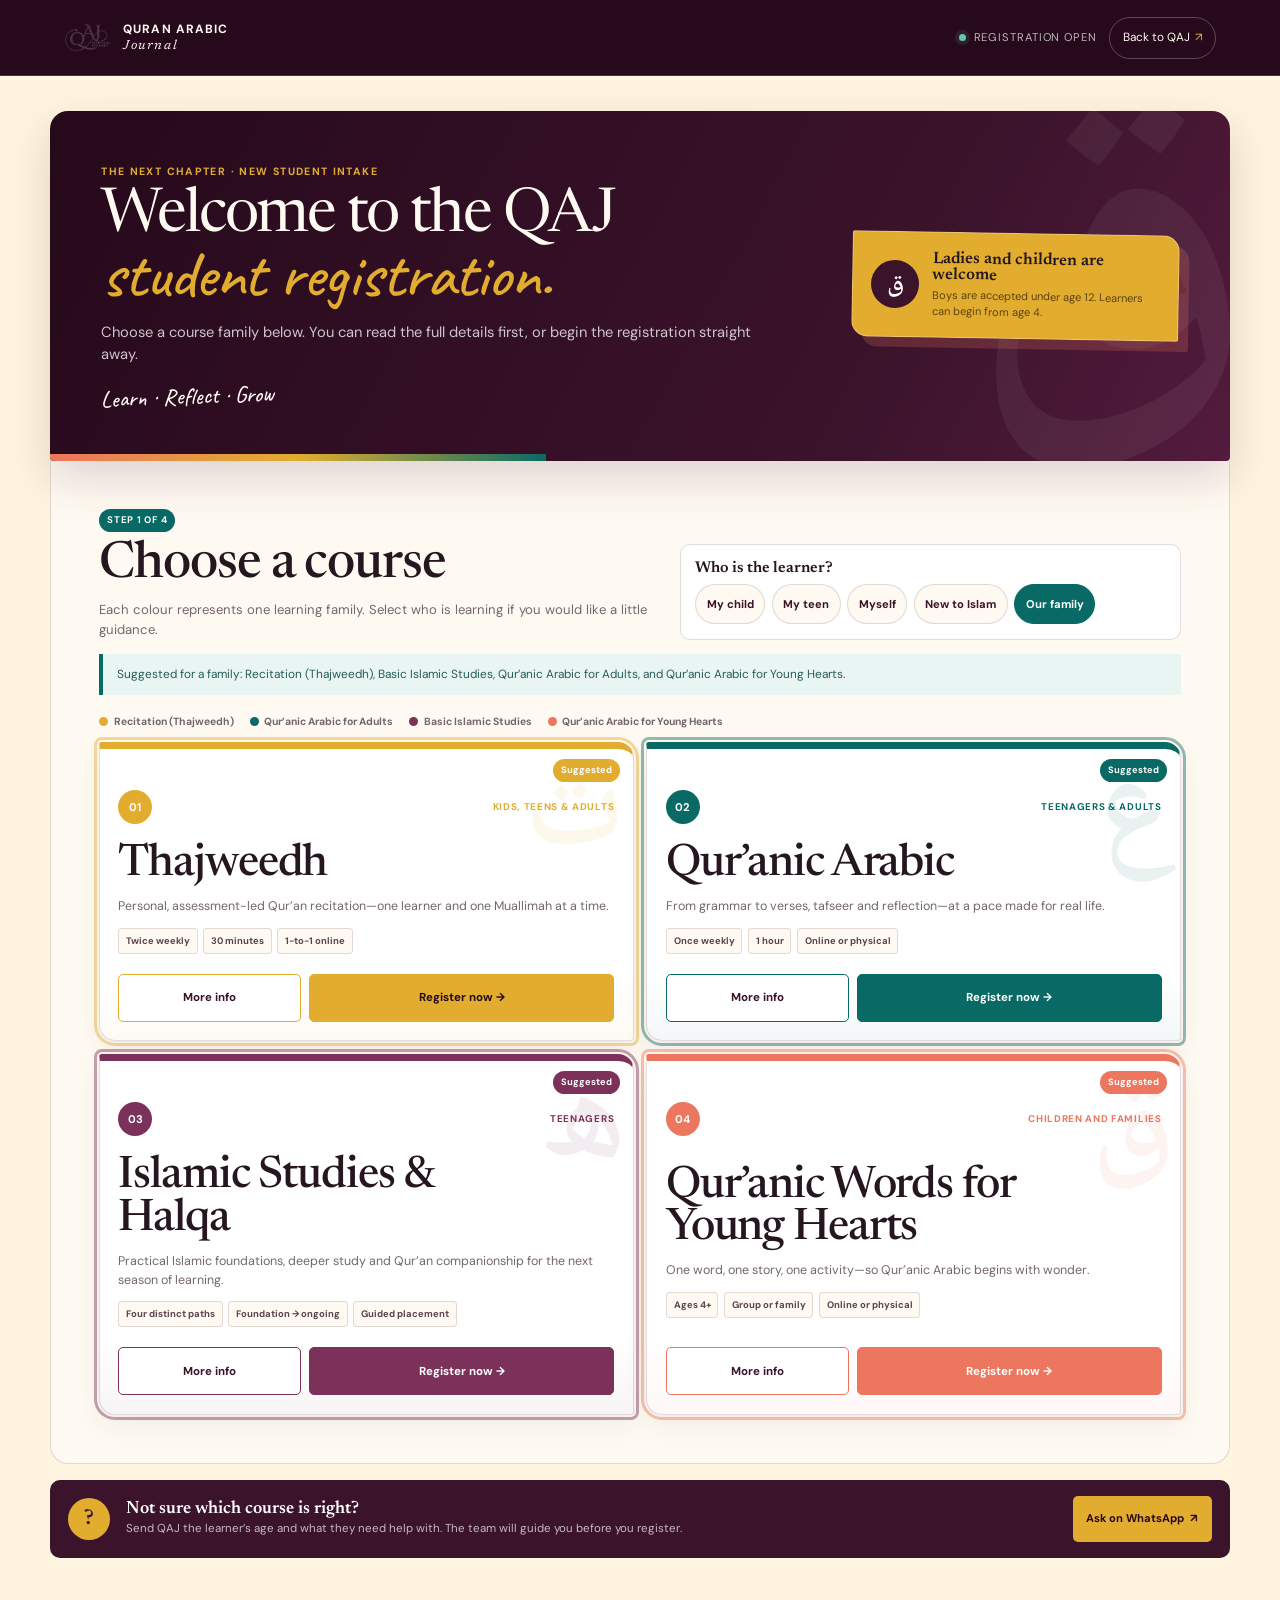
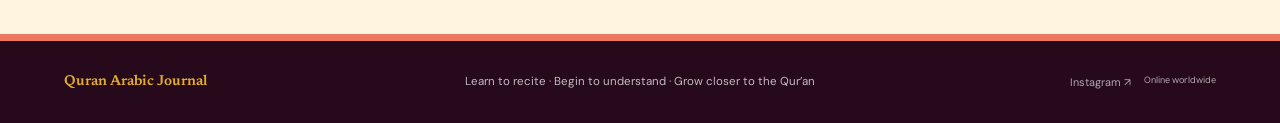
<file: intake-editor/PREVIEW.html>
<html lang="en"><head>
  <meta charset="utf-8">
  <meta name="viewport" content="width=device-width, initial-scale=1, viewport-fit=cover">
  <meta name="theme-color" content="#3b132b">
  <meta name="description" content="Find the right Quran Arabic Journal learning path and complete the QAJ student intake.">
  <title>QAJ Student Registration</title>
  <link rel="icon" href="./favicon.svg" type="image/svg+xml">
  <link rel="preconnect" href="https://fonts.googleapis.com">
  <link rel="preconnect" href="https://fonts.gstatic.com" crossorigin="">
  <link href="https://fonts.googleapis.com/css2?family=Caveat:wght@500;600&amp;family=DM+Sans:wght@400;500;600;700&amp;family=Newsreader:opsz,wght@6..72,400;6..72,500;6..72,600&amp;family=Noto+Naskh+Arabic:wght@500;600&amp;display=swap" rel="stylesheet">
  <style>
:root {
  --ink: #25161f;
  --plum: #3b132b;
  --plum-dark: #26091b;
  --berry: #7b315a;
  --coral: #ed765e;
  --saffron: #e2ad2f;
  --teal: #096a65;
  --paper: #fff4df;
  --paper-soft: #fffaf1;
  --white: #fffaf1;
  --muted: #74666e;
  --line: rgba(69, 21, 47, .15);
  --serif: "Newsreader", Georgia, serif;
  --sans: "DM Sans", system-ui, -apple-system, sans-serif;
  --arabic: "Noto Naskh Arabic", serif;
  --shadow: 0 24px 70px rgba(42, 11, 29, .2);
}

* { box-sizing: border-box; }
html { width: 100%; overflow-x: clip; scroll-behavior: smooth; }
body { min-width: 320px; margin: 0; overflow-x: clip; color: var(--ink); background: var(--paper); font: 16px/1.5 var(--sans); }
body.dialog-open { overflow: hidden; }
button, input, select, textarea { font: inherit; }
button, a { -webkit-tap-highlight-color: transparent; }
button { color: inherit; }
a { color: inherit; text-decoration: none; }
img { display: block; max-width: 100%; }
[hidden] { display: none !important; }
.sr-only { position: absolute; width: 1px; height: 1px; margin: -1px; padding: 0; overflow: hidden; clip: rect(0,0,0,0); white-space: nowrap; border: 0; }
.skip-link { position: fixed; z-index: 1000; top: -6rem; left: 1rem; padding: .75rem 1rem; color: white; background: var(--teal); }
.skip-link:focus { top: 1rem; }

.site-header {
  min-height: 76px;
  display: flex;
  align-items: center;
  justify-content: space-between;
  gap: 1rem;
  padding: .75rem clamp(1rem, 5vw, 4rem);
  color: #fffaf1;
  background: var(--plum-dark);
  border-bottom: 1px solid rgba(255,250,241,.16);
}
.brand { min-width: 0; display: flex; align-items: center; gap: .7rem; }
.brand-logo { width: 48px; height: 42px; flex: 0 0 auto; object-fit: contain; filter: brightness(0) invert(1); }
.brand-mark { position: relative; flex: 0 0 auto; width: 34px; height: 29px; }
.brand-mark::before, .brand-mark::after { content: ""; position: absolute; top: 2px; width: 17px; height: 24px; border: 1.5px solid var(--saffron); }
.brand-mark::before { left: 0; border-radius: 10px 1px 1px 10px; transform: skewY(8deg); }
.brand-mark::after { right: 0; border-radius: 1px 10px 10px 1px; transform: skewY(-8deg); }
.brand-mark i { position: absolute; z-index: 2; left: 16.5px; top: 4px; width: 1px; height: 23px; background: var(--saffron); }
.brand-name { min-width: 0; display: grid; line-height: 1; }
.brand-name strong { color: #fffaf1; font: 700 .75rem/1 var(--sans); letter-spacing: .09em; text-transform: uppercase; white-space: nowrap; }
.brand-name em { margin-top: .22rem; color: #fffaf1; font: 400 italic .82rem/1 var(--serif); letter-spacing: .12em; }
.header-actions { display: flex; align-items: center; gap: .75rem; }
.intake-status { display: inline-flex; align-items: center; gap: .45rem; color: rgba(255,255,255,.7); font-size: .7rem; letter-spacing: .08em; text-transform: uppercase; }
.intake-status i { width: 7px; height: 7px; background: #66c7aa; border-radius: 50%; box-shadow: 0 0 0 4px rgba(102,199,170,.12); }
.back-link { min-height: 42px; display: inline-flex; align-items: center; gap: .35rem; padding: .55rem .8rem; border: 1px solid rgba(255,255,255,.25); border-radius: 999px; font-size: .74rem; }
.back-link span { color: var(--saffron); }

.page-main { width: min(1180px, calc(100% - 2rem)); margin: 0 auto; padding: clamp(1.25rem,3vw,2.2rem) 0 clamp(3rem,6vw,5rem); }
.welcome { position: relative; isolation: isolate; min-height: 350px; display: grid; grid-template-columns: minmax(0,1.5fr) minmax(290px,.7fr); gap: clamp(1.5rem,4vw,4rem); align-items: center; padding: clamp(1.75rem,4vw,3.5rem); overflow: hidden; color: #fffaf1; background: linear-gradient(118deg,var(--plum-dark) 0%,var(--plum) 70%,#531b3d 100%); border-radius: 18px 18px 4px 4px; box-shadow: 0 18px 45px rgba(59,19,43,.16); }
.welcome::before { content: "ق"; position: absolute; z-index: -1; right: -1rem; top: -5rem; color: rgba(255,250,241,.055); font: 600 clamp(18rem,35vw,31rem)/1 var(--arabic); transform: rotate(-5deg); }
.welcome::after { content: ""; position: absolute; z-index: -1; left: 0; bottom: 0; width: 42%; height: 7px; background: linear-gradient(90deg,var(--coral),var(--saffron),var(--teal)); }
.welcome-copy { position: relative; z-index: 1; }
.eyebrow { margin: 0 0 .55rem; color: var(--berry); font-size: .66rem; font-weight: 700; letter-spacing: .13em; text-transform: uppercase; }
.welcome .eyebrow { color: var(--saffron); }
.welcome h1 { max-width: 760px; margin: 0; font: 400 clamp(2.8rem,4.8vw,4.6rem)/.92 var(--serif); letter-spacing: -.035em; }
.welcome h1 em { color: var(--saffron); font: 500 clamp(3rem,5.2vw,5rem)/.9 "Caveat", cursive; letter-spacing: -.015em; }
.welcome-copy > p:not(.eyebrow) { max-width: 670px; margin: 1rem 0 0; color: rgba(255,255,255,.76); font-size: .92rem; }
.welcome-signature { display: inline-block; margin-top: 1.25rem; color: #fffaf1; font: 500 1.45rem/1 "Caveat", cursive; transform: rotate(-2deg); }
.welcome-note { position: relative; z-index: 1; display: grid; grid-template-columns: auto 1fr; gap: .8rem; align-items: center; padding: 1.15rem; color: var(--ink); background: var(--saffron); border: 1px solid rgba(255,250,241,.35); border-radius: 2px 16px 2px 16px; box-shadow: 10px 10px 0 rgba(237,118,94,.22); transform: rotate(1deg); }
.note-mark { width: 48px; height: 48px; display: grid; place-items: center; color: white; background: var(--plum); border-radius: 50%; font: 600 1.65rem var(--arabic); }
.welcome-note strong { display: block; font: 600 1.04rem var(--serif); }
.welcome-note p { margin: .2rem 0 0; color: #5b4212; font-size: .69rem; line-height: 1.45; }

.programme-section { padding: clamp(1.4rem,4vw,3rem); background: var(--paper-soft); border: 1px solid var(--line); border-top: 0; border-radius: 0 0 18px 18px; }
.course-heading { display: grid; grid-template-columns: minmax(0,1fr) minmax(310px,.9fr); gap: 1.5rem; align-items: end; }
.step-chip { display: inline-flex; margin-bottom: .55rem; padding: .25rem .5rem; color: white; background: var(--teal); border-radius: 999px; font-size: .6rem; font-weight: 700; letter-spacing: .08em; text-transform: uppercase; }
.course-heading h2 { margin: 0; font: 500 clamp(2.1rem,4vw,3.6rem)/1 var(--serif); letter-spacing: -.02em; }
.course-heading > div:first-child > p { max-width: 600px; margin: .55rem 0 0; color: var(--muted); font-size: .82rem; }
.audience-guide { padding: .9rem; background: white; border: 1px solid var(--line); border-radius: 10px; }
.audience-guide > strong { display: block; margin-bottom: .55rem; font: 600 .98rem var(--serif); }
.audience-choices { display: flex; flex-wrap: wrap; gap: .4rem; }
.audience-choices button { min-height: 40px; padding: .48rem .66rem; color: var(--plum); background: var(--paper-soft); border: 1px solid var(--line); border-radius: 999px; font-size: .7rem; font-weight: 700; cursor: pointer; }
.audience-choices button:hover, .audience-choices button[aria-pressed="true"] { color: white; background: var(--teal); border-color: var(--teal); }
.audience-result { margin: .9rem 0 0; padding: .72rem .85rem; color: #295d58; background: #e8f5f2; border-left: 4px solid var(--teal); font-size: .74rem; }
.colour-key { display: flex; flex-wrap: wrap; gap: .5rem 1rem; margin: 1.2rem 0 .75rem; color: var(--muted); font-size: .65rem; font-weight: 700; }
.colour-key span { display: inline-flex; align-items: center; gap: .35rem; }
.colour-key i { width: 9px; height: 9px; border-radius: 50%; }
.colour-key .saffron { background: var(--saffron); }
.colour-key .teal { background: var(--teal); }
.colour-key .berry { background: var(--berry); }
.colour-key .coral { background: var(--coral); }

.programme-grid { display: grid; grid-template-columns: repeat(2,minmax(0,1fr)); gap: .8rem; }
.programme-door { --accent: var(--berry); position: relative; min-width: 0; min-height: 292px; display: grid; grid-template-rows: auto 1fr auto; padding: 1.15rem; overflow: hidden; background: linear-gradient(180deg,#fff 0%,#fff 78%,color-mix(in srgb,var(--accent) 5%,#fff) 100%); border: 1px solid var(--line); border-top: 7px solid var(--accent); border-radius: 3px 16px 3px 16px; box-shadow: 0 9px 24px rgba(59,19,43,.07); transition: transform .2s ease, box-shadow .2s ease, opacity .2s ease; }
.programme-door[data-theme="saffron"] { --accent: var(--saffron); }
.programme-door[data-theme="teal"] { --accent: var(--teal); }
.programme-door[data-theme="berry"] { --accent: var(--berry); }
.programme-door[data-theme="coral"] { --accent: var(--coral); }
.programme-door::after { content: attr(data-glyph); position: absolute; right: .4rem; top: .2rem; color: color-mix(in srgb, var(--accent) 9%, transparent); font: 600 8rem/1 var(--arabic); pointer-events: none; }
.programme-door:hover { transform: translateY(-3px); box-shadow: 0 15px 35px rgba(69,21,47,.11); }
.programme-door.recommended { outline: 3px solid color-mix(in srgb,var(--accent) 45%,transparent); outline-offset: 2px; }
.programme-door.not-recommended { opacity: .48; }
.recommend-badge { position: absolute; z-index: 2; right: .8rem; top: .65rem; display: none; padding: .28rem .5rem; color: white; background: var(--accent); border-radius: 999px; font-size: .58rem; font-weight: 700; }
.programme-door.recommended .recommend-badge { display: block; }
.door-top { position: relative; z-index: 1; display: flex; align-items: center; justify-content: space-between; gap: 1rem; }
.programme-door.recommended .door-top { padding-top: 1.45rem; }
.door-no { width: 34px; height: 34px; display: grid; place-items: center; color: white; background: var(--accent); border-radius: 50%; font: 700 .7rem var(--sans); }
.door-audience { max-width: 72%; color: var(--accent); font-size: .61rem; font-weight: 700; letter-spacing: .07em; text-align: right; text-transform: uppercase; }
.door-copy { position: relative; z-index: 1; align-self: center; padding: 1.25rem 0; }
.door-copy h3 { max-width: 82%; margin: 0; font: 500 clamp(1.85rem,3.5vw,3rem)/.95 var(--serif); letter-spacing: -.025em; }
.door-copy p { max-width: 500px; margin: .65rem 0 0; color: var(--muted); font-size: .78rem; line-height: 1.5; }
.door-facts { display: flex; flex-wrap: wrap; gap: .35rem; margin-top: .75rem; }
.door-facts span { padding: .3rem .42rem; color: #59434f; background: var(--paper-soft); border: 1px solid var(--line); border-radius: 4px; font-size: .59rem; font-weight: 700; }
.door-actions { position: relative; z-index: 1; display: grid; grid-template-columns: .75fr 1.25fr; gap: .5rem; }
.door-actions button { min-height: 48px; padding: .65rem .75rem; border-radius: 5px; font-size: .72rem; font-weight: 700; cursor: pointer; }
.door-actions .text-button { color: var(--plum); background: white; border: 1px solid var(--accent); }
.door-actions .card-register { color: white; background: var(--accent); border: 1px solid var(--accent); }
.programme-door[data-theme="saffron"] .card-register { color: var(--plum-dark); }

.reassurance { display: grid; grid-template-columns: auto minmax(0,1fr) auto; gap: 1rem; align-items: center; margin: 1rem 0 0; padding: 1rem 1.15rem; color: white; background: var(--plum); border-radius: 10px; }
.help-mark { width: 42px; height: 42px; display: grid; place-items: center; color: var(--plum); background: var(--saffron); border-radius: 50%; font: 600 1.35rem var(--serif); }
.reassurance strong, .reassurance span { display: block; }
.reassurance strong { font: 600 1.12rem var(--serif); }
.reassurance span { margin-top: .12rem; color: rgba(255,255,255,.7); font-size: .72rem; }
.reassurance a { min-height: 46px; display: inline-flex; align-items: center; justify-content: center; gap: .35rem; padding: .65rem .85rem; color: var(--plum-dark); background: var(--saffron); border-radius: 5px; font-size: .7rem; font-weight: 700; }
.reassurance a span { margin: 0; color: inherit; }
.site-footer { display: grid; grid-template-columns: .8fr 1.4fr .8fr; gap: 1rem; align-items: center; padding: 2rem clamp(1rem,5vw,4rem); color: #fffaf1; background: var(--plum-dark); border-top: 7px solid var(--coral); }
.site-footer > span { color: var(--saffron); font: 600 .9rem var(--serif); }
.site-footer p { margin: 0; color: rgba(255,255,255,.72); font-size: .72rem; text-align: center; }
.site-footer > div { display: flex; justify-content: flex-end; gap: .8rem; color: rgba(255,255,255,.65); font-size: .68rem; }

.intake-dialog { inset: 0; width: min(980px,calc(100% - 2rem)); height: min(860px,calc(100dvh - 2rem)); max-width: none; max-height: none; margin: auto; padding: 0; overflow: hidden; color: var(--ink); background: var(--paper); border: 0; border-radius: 14px; box-shadow: var(--shadow); }
.intake-dialog::backdrop { background: rgba(27,6,19,.76); backdrop-filter: blur(5px); }
.dialog-frame { height: 100%; min-height: 0; display: flex; flex-direction: column; overflow: hidden; }
.dialog-topbar { position: relative; z-index: 10; flex: 0 0 auto; min-height: 68px; display: grid; grid-template-columns: 1fr auto 1fr; align-items: center; gap: 1rem; padding: .7rem 1rem; color: white; background: var(--plum-dark); border-bottom: 3px solid var(--saffron); }
.mini-brand { justify-self: start; display: grid; gap: .06rem; }
.mini-brand span { color: #fffaf1; font: 700 .8rem/1 var(--sans); letter-spacing: .12em; }
.mini-brand i { color: rgba(255,255,255,.55); font-size: .63rem; font-style: normal; }
.dialog-topbar > div { min-width: 0; display: grid; justify-items: center; }
.dialog-kicker { color: var(--saffron); font-size: .56rem; font-weight: 700; letter-spacing: .11em; text-transform: uppercase; }
.dialog-topbar strong { max-width: 420px; overflow: hidden; text-overflow: ellipsis; white-space: nowrap; font: 500 1.05rem var(--serif); }
.dialog-close { justify-self: end; width: 40px; height: 40px; display: grid; place-items: center; padding: 0; color: white; background: transparent; border: 1px solid rgba(255,255,255,.3); border-radius: 50%; font-size: 1.55rem; line-height: 1; cursor: pointer; }

.course-info { min-height: 0; flex: 1; overflow-y: auto; background: var(--paper); }
.info-hero { --info-accent: var(--saffron); position: relative; min-height: 230px; display: grid; align-content: end; padding: clamp(1.5rem,4vw,2.7rem); overflow: hidden; color: white; background: var(--plum); }
.info-hero[data-info-theme="teal"] { --info-accent: #75d2ca; }
.info-hero[data-info-theme="berry"] { --info-accent: #e19abc; }
.info-hero[data-info-theme="coral"] { --info-accent: #ffae9f; }
.info-glyph { position: absolute; right: 2%; top: -30%; color: rgba(255,255,255,.08); font: 600 clamp(10rem,26vw,18rem)/1 var(--arabic); }
.info-hero .eyebrow { position: relative; margin-bottom: .35rem; color: var(--info-accent); }
.info-hero h2 { position: relative; max-width: 760px; margin: 0; font: 500 clamp(2.5rem,5vw,4.3rem)/.92 var(--serif); letter-spacing: -.03em; }
.info-hero > p:not(.eyebrow) { position: relative; max-width: 700px; margin: .65rem 0 0; color: rgba(255,255,255,.74); font-size: .82rem; }
.info-facts { position: relative; display: flex; flex-wrap: wrap; gap: .4rem; margin-top: .8rem; }
.info-facts span { padding: .34rem .48rem; border: 1px solid rgba(255,255,255,.3); border-radius: 4px; font-size: .62rem; }
.info-body { display: grid; grid-template-columns: .8fr 1.2fr; gap: .8rem; padding: .8rem; }
.info-learn, .info-options { padding: 1.15rem; background: white; border: 1px solid var(--line); border-radius: 8px; }
.info-body .eyebrow { margin-bottom: .32rem; }
.info-body h3 { margin: 0 0 .85rem; font: 500 clamp(1.55rem,3vw,2.15rem)/1 var(--serif); }
.info-learn [data-info-points] { display: grid; gap: .6rem; }
.info-learn [data-info-points] p { display: grid; grid-template-columns: 22px 1fr; gap: .55rem; align-items: start; margin: 0; color: var(--muted); font-size: .73rem; }
.info-learn [data-info-points] span { width: 20px; height: 20px; display: grid; place-items: center; color: white; background: var(--teal); border-radius: 50%; font-size: .59rem; }
.info-option-list { display: grid; gap: .55rem; }
.info-option { min-width: 0; display: grid; grid-template-columns: minmax(0,1fr) auto; gap: .7rem; align-items: center; padding: .85rem; background: var(--paper-soft); border-left: 5px solid var(--option-accent,var(--berry)); border-radius: 4px; }
.info-option > div { min-width: 0; }
.info-option small, .info-option strong, .info-option em { display: block; }
.info-option small { color: var(--option-accent,var(--berry)); font-size: .58rem; font-weight: 700; letter-spacing: .07em; text-transform: uppercase; }
.info-option strong { margin: .15rem 0 .25rem; font: 600 1.05rem/1.08 var(--serif); }
.info-option p { margin: 0; color: var(--muted); font-size: .66rem; line-height: 1.4; }
.info-option em { margin-top: .35rem; font-size: .59rem; font-style: normal; font-weight: 700; }
.info-option button { min-height: 42px; padding: .55rem .68rem; color: white; background: var(--plum); border: 0; border-radius: 4px; font-size: .66rem; font-weight: 700; cursor: pointer; }

.dialog-actions, .step-actions { position: sticky; z-index: 8; bottom: 0; display: flex; justify-content: space-between; gap: .6rem; padding: .75rem 1rem calc(.75rem + env(safe-area-inset-bottom)); background: rgba(246,240,231,.96); border-top: 1px solid var(--line); backdrop-filter: blur(10px); }
.button { min-height: 48px; display: inline-flex; align-items: center; justify-content: center; gap: .4rem; padding: .68rem 1rem; border-radius: 5px; font-size: .75rem; font-weight: 700; cursor: pointer; }
.button.primary { color: white; background: var(--plum); border: 1px solid var(--plum); }
.button.secondary { color: var(--plum); background: white; border: 1px solid var(--line); }
.button:hover { transform: translateY(-1px); }
.button:focus-visible, .dialog-close:focus-visible, .door-actions button:focus-visible, .back-link:focus-visible, .audience-choices button:focus-visible, .info-option button:focus-visible { outline: 3px solid rgba(22,133,126,.35); outline-offset: 3px; }

.registration-form { flex: 1; min-height: 0; overflow: hidden; }
.form-shell { height: 100%; min-height: 0; display: block; }
.form-rail { display: none; }
.form-main { min-width: 0; height: 100%; overflow-y: auto; background: var(--paper); }
.form-progress { position: sticky; z-index: 7; top: 0; padding: .72rem clamp(.85rem,3vw,1.5rem); background: rgba(255,253,249,.97); border-bottom: 1px solid var(--line); backdrop-filter: blur(10px); }
.form-progress ol { display: grid; grid-template-columns: repeat(4,minmax(0,1fr)); margin: 0; padding: 0; list-style: none; }
.form-progress li { position: relative; min-width: 0; display: grid; grid-template-columns: 28px minmax(0,1fr); align-items: center; gap: .38rem; color: #998b92; font-size: .68rem; }
.form-progress li:not(:last-child)::after { content: ""; position: absolute; z-index: 0; left: 28px; right: 0; top: 13px; height: 1px; background: var(--line); }
.form-progress li span { position: relative; z-index: 1; width: 28px; height: 28px; display: grid; place-items: center; background: #eee6de; border-radius: 50%; font-weight: 700; }
.form-progress li b { position: relative; z-index: 1; width: fit-content; padding-right: .35rem; background: var(--white); font-weight: 600; }
.form-progress li.active { color: var(--plum); }
.form-progress li.active span { color: white; background: var(--plum); }
.form-progress li.complete { color: var(--teal); }
.form-progress li.complete span { color: white; background: var(--teal); font-size: 0; }
.form-progress li.complete span::before { content: "✓"; font-size: .76rem; }
.form-status { margin: .85rem clamp(.85rem,4vw,2.2rem) 0; padding: .75rem .85rem; color: #802b20; background: #fff0ec; border-left: 5px solid var(--coral); font-size: .76rem; }
.form-step { max-width: 840px; margin: 0 auto; padding: clamp(1.15rem,3vw,2rem) clamp(.85rem,4vw,2.2rem) 0; }
.step-head { margin-bottom: 1.1rem; }
.step-head .eyebrow span { color: var(--teal); }
.step-head h2 { max-width: 720px; margin: 0 0 .4rem; font: 500 clamp(2rem,4vw,3.2rem)/.98 var(--serif); letter-spacing: -.025em; }
.step-head > p:last-child { max-width: 660px; margin: 0; color: var(--muted); font-size: .78rem; }
.step-head b { color: var(--coral); }
.course-fieldset { min-width: 0; margin: 0; padding: 0; border: 0; }
.course-options { display: grid; grid-template-columns: repeat(2,minmax(0,1fr)); gap: .6rem; }
.course-choice { --accent: var(--berry); position: relative; min-width: 0; display: grid; grid-template-columns: auto minmax(0,1fr); gap: .7rem; padding: .85rem; background: white; border: 1px solid var(--line); border-left: 5px solid var(--accent); border-radius: 6px; cursor: pointer; }
.course-choice input { position: absolute; opacity: 0; }
.choice-check { width: 20px; height: 20px; margin-top: .05rem; border: 1.5px solid var(--accent); border-radius: 50%; }
.course-choice > span:last-child { min-width: 0; }
.course-choice small, .course-choice strong, .course-choice em { display: block; }
.course-choice small { color: var(--accent); font-size: .57rem; font-weight: 700; letter-spacing: .07em; text-transform: uppercase; }
.course-choice strong { margin: .17rem 0 .26rem; font: 600 1.08rem/1.08 var(--serif); }
.course-choice p { margin: 0; color: var(--muted); font-size: .65rem; line-height: 1.4; }
.course-choice em { margin-top: .35rem; font-size: .59rem; font-style: normal; font-weight: 700; }
.course-choice:has(input:checked) { color: white; background: var(--accent); border-color: var(--accent); box-shadow: 0 8px 22px color-mix(in srgb,var(--accent) 18%,transparent); }
.course-choice:has(input:checked) small, .course-choice:has(input:checked) p, .course-choice:has(input:checked) em { color: rgba(255,255,255,.78); }
.course-choice:has(input:checked) .choice-check { background: var(--saffron); border-color: var(--saffron); box-shadow: inset 0 0 0 4px var(--accent); }
.course-choice:has(input:focus-visible) { outline: 3px solid rgba(22,133,126,.3); outline-offset: 3px; }

.form-section, .question-block { position: relative; margin-bottom: .75rem; padding: 1rem; background: white; border: 1px solid var(--line); border-radius: 7px; }
.form-section::before { content: ""; position: absolute; inset: 0 auto 0 0; width: 5px; background: var(--edge); border-radius: 7px 0 0 7px; }
.coral-edge { --edge: var(--coral); }
.teal-edge { --edge: var(--teal); }
.saffron-edge { --edge: var(--saffron); }
.section-number { position: absolute; right: .9rem; top: .7rem; color: var(--edge); font: 600 1rem var(--serif); }
.form-section h3 { margin: 0; font: 600 1.35rem var(--serif); }
.section-intro { margin: .15rem 0 .8rem; color: var(--muted); font-size: .66rem; }
.field-grid { display: grid; gap: .75rem; }
.field-grid.two { grid-template-columns: repeat(2,minmax(0,1fr)); }
.field.wide { grid-column: 1/-1; }
.field { position: relative; display: grid; gap: .32rem; min-width: 0; }
.field > span, .question-label { color: #553f4a; font-size: .73rem; font-weight: 700; }
.field > span i { color: var(--muted); font-size: .63rem; font-weight: 400; }
.field input, .field select, .field textarea, .time-cell input { width: 100%; min-width: 0; min-height: 48px; padding: .68rem .72rem; color: var(--ink); background: #fff; border: 1px solid rgba(69,21,47,.25); border-radius: 5px; outline: none; }
.field textarea { min-height: 88px; resize: vertical; }
.field input:focus, .field select:focus, .field textarea:focus, .time-cell input:focus { border-color: var(--teal); box-shadow: 0 0 0 3px rgba(22,133,126,.12); }
.field input[aria-invalid="true"], .field select[aria-invalid="true"], .field textarea[aria-invalid="true"] { border-color: #b42318; background: #fff8f6; }
.field small { color: var(--muted); font-size: .62rem; }
.copy-phone { position: absolute; right: .4rem; top: 1.65rem; padding: .3rem .42rem; color: var(--teal); background: #e7f5f2; border: 0; border-radius: 3px; font-size: .56rem; font-weight: 700; cursor: pointer; }
.conditional { margin-top: .75rem; }
.inline-fieldset { margin: 0 0 .85rem; padding: 0; border: 0; }
.inline-fieldset legend { margin-bottom: .45rem; color: #553f4a; font-size: .73rem; font-weight: 700; }
.choice-row, .option-stack, .check-grid { display: grid; grid-template-columns: repeat(2,minmax(0,1fr)); gap: .45rem; }
.choice-row { grid-template-columns: repeat(3,minmax(0,1fr)); }
.choice-row label, .option-stack label, .check-grid label { position: relative; min-width: 0; cursor: pointer; }
.choice-row input, .option-stack input, .check-grid input { position: absolute; opacity: 0; }
.choice-row label > span, .option-stack label > span, .check-grid label > span { min-height: 46px; display: flex; align-items: center; gap: .45rem; padding: .6rem .65rem; background: white; border: 1px solid var(--line); border-radius: 5px; font-size: .71rem; }
.choice-row label > span::before, .option-stack label > span::before { content: ""; flex: 0 0 auto; width: 15px; height: 15px; border: 1px solid var(--muted); border-radius: 50%; }
.check-grid label > span::before { content: ""; flex: 0 0 auto; width: 15px; height: 15px; border: 1px solid var(--muted); }
.choice-row input:checked + span, .option-stack input:checked + span, .check-grid input:checked + span { color: white; background: var(--teal); border-color: var(--teal); }
.choice-row input:checked + span::before, .option-stack input:checked + span::before, .check-grid input:checked + span::before { background: var(--saffron); border-color: var(--saffron); box-shadow: inset 0 0 0 4px var(--teal); }
.choice-row input:focus-visible + span, .option-stack input:focus-visible + span, .check-grid input:focus-visible + span { outline: 3px solid rgba(22,133,126,.26); outline-offset: 2px; }
.choice-row input:disabled + span, .option-stack input:disabled + span { opacity: .42; cursor: not-allowed; }
.question-block { display: grid; gap: .62rem; }
.question-block.invalid { border-color: #b42318; background: #fff8f6; }
.question-block > legend, .question-block > .question-label { padding: 0; font: 600 1.05rem var(--serif); }
.question-block .hint { margin: -.12rem 0 .08rem; color: var(--muted); font-size: .63rem; }
.course-question-host[data-theme="coral"] .question-block { border-left: 5px solid var(--coral); }
.course-question-host[data-theme="saffron"] .question-block { border-left: 5px solid var(--saffron); }
.course-question-host[data-theme="teal"] .question-block { border-left: 5px solid var(--teal); }
.course-question-host[data-theme="berry"] .question-block { border-left: 5px solid var(--berry); }
.notice { margin-bottom: .75rem; padding: .8rem .9rem; color: #315e5a; background: #e5f5f2; border-left: 5px solid var(--teal); font-size: .7rem; }
.notice.warning { color: #684807; background: #fff2c5; border-color: var(--saffron); }
.assessment-upload { margin-bottom: .75rem; padding: .7rem; background: #fff4cf; border: 1px solid #e3c05c; border-radius: 7px; }
.assessment-upload .question-block { margin-bottom: .55rem; border: 0 !important; }
.audio-help { display: inline-flex; width: fit-content; max-width: 100%; margin: 0 .3rem .3rem; overflow-wrap: anywhere; color: var(--berry); border-bottom: 1px solid currentColor; font-size: .66rem; font-weight: 700; }
.day-time { display: grid; gap: .6rem; }
.days { display: grid; grid-template-columns: repeat(4,minmax(0,1fr)); gap: .38rem; }
.days label { position: relative; cursor: pointer; }
.days input { position: absolute; opacity: 0; }
.days span { min-height: 40px; display: grid; place-items: center; padding: .38rem; color: var(--muted); background: white; border: 1px solid var(--line); border-radius: 4px; font-size: .62rem; }
.days input:checked + span { color: white; background: var(--berry); border-color: var(--berry); }
.time-grid { display: grid; grid-template-columns: 1fr 1fr; gap: .5rem; }
.time-cell { display: grid; gap: .25rem; }
.time-cell span { color: var(--muted); font-size: .59rem; font-weight: 700; text-transform: uppercase; }
.summary-card { display: grid; grid-template-columns: minmax(0,1fr) auto; gap: .7rem; align-items: center; margin-bottom: .75rem; padding: 1rem; color: white; background: var(--plum); border-radius: 7px; }
.summary-card small { color: var(--saffron); font-size: .57rem; font-weight: 700; letter-spacing: .08em; text-transform: uppercase; }
.summary-card strong { display: block; margin: .2rem 0 .08rem; font: 600 1.35rem var(--serif); }
.summary-card p { margin: 0; color: rgba(255,255,255,.68); font-size: .65rem; }
.summary-card button { color: var(--saffron); background: transparent; border: 0; border-bottom: 1px solid currentColor; font-size: .62rem; cursor: pointer; }
.payment-card { display: grid; grid-template-columns: 1fr; gap: .75rem; margin-bottom: .75rem; padding: 1rem; background: #fff0b3; border: 1px solid #dbb33a; border-radius: 7px; }
.payment-card small, .payment-card strong, .payment-card span { display: block; }
.payment-card small { color: #765812; font-size: .57rem; font-weight: 700; letter-spacing: .07em; text-transform: uppercase; }
.payment-card strong { margin: .12rem 0; font: 600 1.4rem var(--serif); }
.payment-card span { color: #6b511d; font-size: .66rem; }
.payment-account { padding: .8rem; color: white; background: var(--teal); border-radius: 6px; }
.payment-account small, .payment-account span { color: rgba(255,255,255,.75); }
.payment-account strong { color: white; font: 700 1.3rem var(--sans); letter-spacing: .04em; }
.payment-card dl { display: grid; grid-template-columns: repeat(2,minmax(0,1fr)); gap: .5rem; margin: 0; }
.payment-card dl div { min-width: 0; padding: .62rem .68rem; background: rgba(255,255,255,.72); border: 1px solid rgba(69,21,47,.12); border-radius: 5px; }
.payment-card dl div.wide { grid-column: 1/-1; }
.payment-card dt { color: #755b24; font-size: .57rem; text-transform: uppercase; }
.payment-card dd { margin: .1rem 0 0; overflow-wrap: anywhere; font-size: .75rem; font-weight: 700; }
.upload-card { min-height: 112px; display: grid; grid-template-columns: auto 1fr; align-content: center; gap: .7rem; margin-bottom: .75rem; padding: 1rem; background: white; border: 2px dashed var(--coral); border-radius: 7px; cursor: pointer; }
.upload-card input { position: absolute; opacity: 0; }
.upload-icon { width: 44px; height: 44px; display: grid; place-items: center; color: white; background: var(--coral); border-radius: 50%; font-size: 1.1rem; }
.upload-card > span:last-child { min-width: 0; display: grid; }
.upload-card b { width: fit-content; margin-bottom: .12rem; padding: .17rem .3rem; color: white; background: var(--coral); border-radius: 3px; font-size: .52rem; letter-spacing: .06em; text-transform: uppercase; }
.upload-card strong { font: 600 1.05rem var(--serif); }
.upload-card small { overflow-wrap: anywhere; color: var(--muted); font-size: .62rem; }
.upload-card.has-file { border-color: var(--teal); border-style: solid; }
.confirmations { display: grid; gap: .45rem; margin: .75rem 0; }
.confirmations label { display: grid; grid-template-columns: 20px 1fr; gap: .55rem; align-items: start; padding: .72rem; background: white; border: 1px solid var(--line); border-radius: 6px; font-size: .68rem; cursor: pointer; }
.confirmations input { width: 17px; height: 17px; accent-color: var(--teal); }
.confirmations small { color: var(--muted); }
.preview-note { display: grid; grid-template-columns: auto 1fr; gap: .55rem; padding: .72rem; color: #315e5a; background: #e5f5f2; border-radius: 6px; font-size: .66rem; }
.preview-note strong { color: var(--teal); }
.form-step .step-actions { margin: 1.2rem clamp(-2.2rem,-4vw,-.85rem) 0; }
.step-actions.first { margin-top: 1.2rem; }
.success { flex: 1; overflow-y: auto; padding: clamp(2.3rem,7vw,5rem) 1.2rem; text-align: center; background: var(--paper); }
.success-mark { width: 58px; height: 58px; display: grid; place-items: center; margin: 0 auto .8rem; color: white; background: var(--teal); border-radius: 50%; font-size: 1.5rem; }
.success .eyebrow { color: var(--teal); }
.success h2 { max-width: 680px; margin: 0 auto .7rem; font: 500 clamp(2.4rem,6vw,4.5rem)/.95 var(--serif); }
.success .dua { margin: 1.1rem 0 .15rem; color: var(--berry); font: 500 clamp(2.5rem,7vw,4rem)/1 var(--arabic); }
.success > span:not(.success-mark) { color: var(--muted); font-size: .7rem; }
.success > p:not(.eyebrow):not(.dua) { max-width: 500px; margin: .85rem auto; color: var(--muted); font-size: .76rem; }
.success-actions { display: flex; justify-content: center; gap: .55rem; margin-top: 1.1rem; }

@media (max-width: 820px) {
  .welcome, .course-heading { grid-template-columns: 1fr; }
  .welcome { gap: 1.2rem; }
  .welcome-note { max-width: 520px; }
  .site-footer { grid-template-columns: 1fr; text-align: center; }
  .site-footer > div { justify-content: center; }
  .info-body { grid-template-columns: 1fr; }
}

@media (max-width: 680px) {
  html { font-size: 18px; }
  .site-header { min-height: 66px; padding: .68rem .85rem; }
  .brand-logo { width: 42px; height: 37px; }
  .brand-name strong { font-size: .66rem; }
  .brand-name em { font-size: .72rem; }
  .intake-status { display: none; }
  .back-link { min-height: 40px; padding: .48rem .62rem; font-size: .65rem; }
  .page-main { width: min(100% - 1rem,1180px); padding-top: .5rem; }
  .welcome { min-height: 0; padding: 1.35rem 1.2rem 1.7rem; border-radius: 12px 12px 0 0; }
  .welcome h1 { font-size: clamp(2.5rem,12vw,3.8rem); }
  .welcome-copy > p:not(.eyebrow) { font-size: .79rem; }
  .welcome-note { max-width: calc(100% - .5rem); padding: .9rem; box-shadow: 7px 7px 0 rgba(237,118,94,.22); }
  .note-mark { width: 42px; height: 42px; }
  .programme-section { padding: 1rem; border-radius: 0 0 12px 12px; }
  .course-heading { gap: 1rem; }
  .course-heading h2 { font-size: 2.25rem; }
  .audience-guide { padding: .75rem; }
  .audience-choices { display: grid; grid-template-columns: repeat(2,minmax(0,1fr)); }
  .audience-choices button:last-child { grid-column: 1/-1; }
  .colour-key { display: grid; grid-template-columns: repeat(2,minmax(0,1fr)); }
  .programme-grid { grid-template-columns: 1fr; }
  .programme-door { min-height: 285px; padding: 1rem; }
  .door-copy h3 { font-size: 2.2rem; }
  .door-actions { grid-template-columns: .78fr 1.22fr; }
  .reassurance { grid-template-columns: auto 1fr; padding: .9rem; }
  .reassurance a { grid-column: 1/-1; }
  .site-footer { padding: 1.7rem 1rem; }

  .intake-dialog { inset: 0; width: 100%; height: 100dvh; margin: 0; border-radius: 0; }
  .dialog-topbar { min-height: 64px; grid-template-columns: auto minmax(0,1fr) auto; padding: .62rem .75rem; }
  .mini-brand i { display: none; }
  .dialog-topbar > div { justify-items: start; }
  .dialog-topbar strong { max-width: 52vw; font-size: .92rem; }
  .dialog-close { width: 38px; height: 38px; }
  .info-hero { min-height: 220px; padding: 1.25rem .9rem; }
  .info-hero h2 { max-width: 90%; font-size: 2.65rem; }
  .info-hero > p:not(.eyebrow) { font-size: .74rem; }
  .info-glyph { font-size: 10rem; }
  .info-body { padding: .55rem; }
  .info-learn, .info-options { padding: .9rem; }
  .info-option { grid-template-columns: 1fr; }
  .info-option button { width: 100%; }
  .dialog-actions { padding: .65rem .72rem calc(.65rem + env(safe-area-inset-bottom)); }
  .dialog-actions .button { flex: 1; padding-inline: .4rem; }
  .form-progress { padding: .58rem .7rem; }
  .form-progress li { grid-template-columns: 25px minmax(0,1fr); gap: .25rem; }
  .form-progress li span { width: 25px; height: 25px; }
  .form-progress li:not(:last-child)::after { left: 25px; top: 12px; }
  .form-progress li b { font-size: .58rem; }
  .form-status { margin-left: .7rem; margin-right: .7rem; }
  .form-step { padding: 1rem .7rem 0; }
  .step-head h2 { font-size: 2.3rem; }
  .course-options, .field-grid.two, .choice-row, .option-stack, .check-grid, .payment-card { grid-template-columns: 1fr; }
  .field.wide { grid-column: auto; }
  .form-section, .question-block { padding: .85rem; }
  .days { grid-template-columns: repeat(2,minmax(0,1fr)); }
  .summary-card { grid-template-columns: 1fr; }
  .summary-card button { justify-self: start; }
  .payment-card dl { grid-template-columns: 1fr 1fr; }
  .form-step .step-actions { margin-left: -.7rem; margin-right: -.7rem; }
  .step-actions { padding: .65rem .7rem calc(.65rem + env(safe-area-inset-bottom)); }
  .step-actions .button { flex: 1; padding-inline: .4rem; }
  .success { padding-bottom: calc(2.3rem + env(safe-area-inset-bottom)); }
  .success-actions { flex-direction: column; }
}

@media (max-width: 410px) {
  .form-progress li { grid-template-columns: 25px; justify-content: center; text-align: center; }
  .form-progress li b { margin-top: .16rem; padding: 0; font-size: .52rem; }
  .form-progress li:not(:last-child)::after { left: calc(50% + 12px); right: calc(-50% + 12px); }
  .time-grid, .upload-card { grid-template-columns: 1fr; }
  .door-audience { font-size: .54rem; }
}

@media (prefers-reduced-motion: reduce) {
  *, *::before, *::after { scroll-behavior: auto !important; transition-duration: .01ms !important; }
}

</style>
  <script>
document.addEventListener("DOMContentLoaded", () => {
"use strict";

const COURSE_GROUPS = [
  {
    name: "Young Hearts", theme: "coral", courses: [
      {id: "quranic-words-young-hearts", title: "Qur’anic Words for Young Hearts", audience: "Early Qur’an learners", level: "Beginner", format: "Once weekly · group", fee: "Online: Local LKR 2,500 · International LKR 4,000 · Physical: Family LKR 5,000 · Non-family LKR 3,000", location: "Online or physical", description: "One Qur’anic word each class, opened through stories, crafts and the QAJ Young Hearts book.", learn: ["One Qur’anic word in every class", "Stories and guided discussion", "Crafts and hands-on learning", "A warm first relationship with Qur’anic meaning"]}
    ]
  },
  {
    name: "Recitation", theme: "saffron", courses: [
      {id: "thajweedh", title: "Thajweedh", audience: "Kids, teens and adults", level: "Assessment-led", format: "Twice weekly · 30 mins · 1-to-1", fee: "Kids/teens: Local LKR 2,500 · International LKR 4,000 · Adults: Local LKR 3,000 · International LKR 5,000", location: "Online", description: "A personalised one-to-one recitation path, beginning at the learner’s actual level and progressing without pressure.", learn: ["Thibyan Books 1 and 2 for letters and fluency", "Progress into Al-Baqarah recitation", "Thajweedh rules introduced gradually", "A personal syllabus after a short assessment"]}
    ]
  },
  {
    name: "Qur’anic Arabic", theme: "teal", courses: [
      {id: "quranic-arabic-teenagers", title: "Qur’anic Arabic for Teenagers", audience: "Teen girls", level: "Teen pathway", format: "Once weekly · 1 hour · group", fee: "", location: "Online or physical", description: "The full QAJ Arabic pathway shaped for teen girls, with real Qur’anic examples and room for reflection.", learn: ["Arabic grammar from the foundations", "Al-Fatihah and 40 Rabbana duas", "Selected ayahs with grammar and tafseer", "A mature, safe learning rhythm"]},
      {id: "quranic-arabic-adults", title: "Qur’anic Arabic for Adults", audience: "Adult sisters", level: "Adult pathway", format: "Once weekly · 1 hour · group", fee: "Online: Local LKR 2,500 · International LKR 4,000 · Physical LKR 3,500", location: "Online or physical", description: "A calm adult pathway into Qur’anic Arabic through grammar, translation, tafseer and reflection.", learn: ["Arabic grammar from the foundations", "Word-by-word Qur’anic understanding", "Selected ayahs and tafseer", "Al-Baqarah journaling at advanced level"]}
    ]
  },
  {
    name: "Islamic Studies & Halqa", theme: "berry", courses: [
      {id: "basic-islamic-studies", title: "Basic Islamic Studies", audience: "Kids and teens after Thajweedh", level: "One-year foundation", format: "Once weekly · 1 hour · group", fee: "Sri Lanka LKR 3,000 · abroad LKR 5,000", location: "Online or physical", description: "A practical one-year journey into Islamic character, worship and daily life after Thajweedh.", learn: ["Daily duas, hadeeth and good manners", "Stories of the Prophets and Seerah", "Basic fiqh and the 99 Names of Allah", "An end-of-year appreciation gathering"]},
      {id: "intermediary-islamic-studies", title: "Intermediary Islamic Studies", audience: "Teen girls and ladies after foundations", level: "Intermediate", format: "Current batch confirmed by QAJ", fee: "Current fee confirmed by QAJ", location: "Current mode confirmed by QAJ", description: "A discussion-led continuation into belief, worship, adab, identity and reflective Islamic learning.", learn: ["Strengthen core beliefs and worship", "Connect Islamic manners to daily choices", "Explore selected Seerah and hadeeth themes", "Build confidence in living Islam clearly"]},
      {id: "quran-halqa", title: "Qur’an Halqa", audience: "Girls, teen girls and ladies", level: "Ongoing", format: "Current batch confirmed by QAJ", fee: "Current fee confirmed by QAJ", location: "Current mode confirmed by QAJ", description: "A guided Qur’an circle for recitation rhythm, reflection and companionship around the Book.", learn: ["Keep a consistent recitation routine", "Reflect on selected meanings gently", "Grow through Qur’an-centred companionship", "Connect learning with everyday life"]},
      {id: "quran-revert-sisters", title: "Qur’an for Revert Sisters", audience: "Revert sisters and beginners", level: "Beginner", format: "Current batch confirmed by QAJ", fee: "Current fee confirmed by QAJ", location: "Current online options confirmed by QAJ", description: "A soft, respectful beginning for recitation, essential meanings, worship foundations and belonging.", learn: ["Begin recitation gently", "Understand essential Qur’anic meanings", "Learn worship foundations without overwhelm", "Ask questions in a safe, respectful space"]}
    ]
  }
];

const COURSE_LOOKUP = new Map(COURSE_GROUPS.flatMap(group => group.courses.map(course => [course.id, {...course, group: group.name, theme: group.theme}])));

const PROGRAMMES = [
  {
    id: "thajweedh",
    name: "Thajweedh",
    theme: "saffron",
    glyph: "ت",
    audience: "Kids, teens & adults",
    number: "01",
    description: "Personal, assessment-led Qur’an recitation—one learner and one Muallimah at a time.",
    facts: ["Twice weekly", "30 minutes", "1-to-1 online"],
    points: ["Begin from letters or joined reading", "Follow Thibyan Books 1 and 2 before progressing into Al-Baqarah", "Receive a personalised syllabus after QAJ reviews the learner’s level", "Upload a short recitation when you choose ‘I know to join and read’"],
    courseIds: ["thajweedh"]
  },
  {
    id: "quranic-arabic",
    name: "Qur’anic Arabic",
    theme: "teal",
    glyph: "ع",
    audience: "Teenagers & adults",
    number: "02",
    description: "From grammar to verses, tafseer and reflection—at a pace made for real life.",
    facts: ["Once weekly", "1 hour", "Online or physical"],
    points: ["Begin with Arabic grammar applied to real Qur’anic ayahs", "Move through Al-Fatihah, 40 Rabbana duas and selected ayahs", "Continue into advanced grammar and Al-Baqarah journaling", "Choose a teenager or adult pathway"],
    courseIds: ["quranic-arabic-teenagers", "quranic-arabic-adults"]
  },
  {
    id: "islamic-studies",
    name: "Islamic Studies & Halqa",
    theme: "berry",
    glyph: "ه",
    audience: "Teenagers",
    number: "03",
    description: "Practical Islamic foundations, deeper study and Qur’an companionship for the next season of learning.",
    facts: ["Four distinct paths", "Foundation → ongoing", "Guided placement"],
    points: ["Basic Islamic Studies is a one-year path after Thajweedh", "Intermediary study continues into belief, worship, adab and identity", "Qur’an Halqa supports consistent recitation and reflection", "Revert sisters receive a gentle, foundation-first beginning"],
    courseIds: ["basic-islamic-studies", "intermediary-islamic-studies", "quran-halqa", "quran-revert-sisters"]
  },
  {
    id: "young-hearts",
    name: "Qur’anic Words for Young Hearts",
    theme: "coral",
    glyph: "ق",
    audience: "Children and families",
    number: "04",
    description: "One word, one story, one activity—so Qur’anic Arabic begins with wonder.",
    facts: ["Ages 4+", "Group or family", "Online or physical"],
    points: ["Begin with one Qur’anic word per class through stories and crafts", "Choose a kids’ group or a family learning session", "Boys are welcome under the age of 10"],
    courseIds: ["quranic-words-young-hearts"]
  }
];

const PROGRAMME_LOOKUP = new Map(PROGRAMMES.map(programme => [programme.id, programme]));
const THEME_COLORS = {saffron: "#d99b20", teal: "#198d86", berry: "#7b315a", coral: "#cc5d50"};

const AUDIENCE_GUIDES = {
  child: {programmes: ["young-hearts", "thajweedh", "islamic-studies"], copy: "Suggested for a child: Young Hearts, Thajweedh, or Islamic Studies after completing recitation foundations."},
  teen: {programmes: ["thajweedh", "quranic-arabic", "islamic-studies"], copy: "Suggested for a teen: Thajweedh, Qur’anic Arabic for Teenagers, or Islamic Studies and Halqa."},
  self: {programmes: ["quranic-arabic", "thajweedh", "islamic-studies"], copy: "Suggested for yourself: Qur’anic Arabic, ladies’ Thajweedh, Halqa, or continued Islamic study."},
  revert: {programmes: ["islamic-studies", "thajweedh"], copy: "Suggested for a new Muslim: Qur’an for Revert Sisters or an assessment-led Thajweedh path."},
  family: {programmes: ["young-hearts", "quranic-arabic", "thajweedh", "islamic-studies"], copy: "Suggested for a family: Recitation (Thajweedh), Basic Islamic Studies, Qur’anic Arabic for Adults, and Qur’anic Arabic for Young Hearts."}
};

const YOUNG_HEARTS = new Set(["quranic-words-young-hearts"]);
const QA_ARABIC = new Set(["quranic-arabic-teenagers", "quranic-arabic-adults"]);

const COUNTRIES = "Sri Lanka|Afghanistan|Albania|Algeria|Andorra|Angola|Antigua and Barbuda|Argentina|Armenia|Australia|Austria|Azerbaijan|Bahamas|Bahrain|Bangladesh|Barbados|Belarus|Belgium|Belize|Benin|Bhutan|Bolivia|Bosnia and Herzegovina|Botswana|Brazil|Brunei|Bulgaria|Burkina Faso|Burundi|Cabo Verde|Cambodia|Cameroon|Canada|Central African Republic|Chad|Chile|China|Colombia|Comoros|Congo, Democratic Republic of the|Congo, Republic of the|Costa Rica|Côte d’Ivoire|Croatia|Cuba|Cyprus|Czechia|Denmark|Djibouti|Dominica|Dominican Republic|Ecuador|Egypt|El Salvador|Equatorial Guinea|Eritrea|Estonia|Eswatini|Ethiopia|Fiji|Finland|France|Gabon|Gambia|Georgia|Germany|Ghana|Greece|Grenada|Guatemala|Guinea|Guinea-Bissau|Guyana|Haiti|Honduras|Hungary|Iceland|India|Indonesia|Iran|Iraq|Ireland|Israel|Italy|Jamaica|Japan|Jordan|Kazakhstan|Kenya|Kiribati|Kuwait|Kyrgyzstan|Laos|Latvia|Lebanon|Lesotho|Liberia|Libya|Liechtenstein|Lithuania|Luxembourg|Madagascar|Malawi|Malaysia|Maldives|Mali|Malta|Marshall Islands|Mauritania|Mauritius|Mexico|Micronesia|Moldova|Monaco|Mongolia|Montenegro|Morocco|Mozambique|Myanmar|Namibia|Nauru|Nepal|Netherlands|New Zealand|Nicaragua|Niger|Nigeria|North Korea|North Macedonia|Norway|Oman|Pakistan|Palau|Palestine|Panama|Papua New Guinea|Paraguay|Peru|Philippines|Poland|Portugal|Qatar|Romania|Russia|Rwanda|Saint Kitts and Nevis|Saint Lucia|Saint Vincent and the Grenadines|Samoa|San Marino|Sao Tome and Principe|Saudi Arabia|Senegal|Serbia|Seychelles|Sierra Leone|Singapore|Slovakia|Slovenia|Solomon Islands|Somalia|South Africa|South Korea|South Sudan|Spain|Sudan|Suriname|Sweden|Switzerland|Syria|Taiwan|Tajikistan|Tanzania|Thailand|Timor-Leste|Togo|Tonga|Trinidad and Tobago|Tunisia|Türkiye|Turkmenistan|Tuvalu|Uganda|Ukraine|United Arab Emirates|United Kingdom|United States|Uruguay|Uzbekistan|Vanuatu|Vatican City|Venezuela|Vietnam|Yemen|Zambia|Zimbabwe|Other".split("|");

const form = document.querySelector("#registration-form");
const steps = [...document.querySelectorAll("[data-step]")];
const statusBox = document.querySelector("[data-form-status]");
const questionHost = document.querySelector("[data-course-questions]");
const programmeGrid = document.querySelector("[data-programme-grid]");
const dialog = document.querySelector("[data-intake-dialog]");
const infoPanel = document.querySelector("[data-course-info]");
const successPanel = document.querySelector("[data-success]");
const courseOptionsHost = document.querySelector("[data-course-options]");
const formMain = document.querySelector(".form-main");
const railCourse = document.querySelector("[data-rail-course]");
const railGlyph = document.querySelector("[data-rail-glyph]");
const railStep = document.querySelector("[data-rail-step]");
const railCopy = document.querySelector("[data-rail-copy]");
let currentStep = 0;
let activeProgramme = null;

function escapeMarkup(value) {
  return String(value).replace(/[&<>'"]/g, char => ({"&":"&amp;", "<":"&lt;", ">":"&gt;", "'":"&#39;", '"':"&quot;"})[char]);
}

function renderProgrammeCards() {
  programmeGrid.innerHTML = PROGRAMMES.map(programme => `
    <article class="programme-door" data-programme="${programme.id}" data-theme="${programme.theme}" data-glyph="${programme.glyph}">
      <span class="recommend-badge">Suggested</span>
      <div class="door-top"><span class="door-no">${programme.number}</span><span class="door-audience">${escapeMarkup(programme.audience)}</span></div>
      <div class="door-copy"><h3>${escapeMarkup(programme.name)}</h3><p>${escapeMarkup(programme.description)}</p><div class="door-facts">${programme.facts.map(fact => `<span>${escapeMarkup(fact)}</span>`).join("")}</div></div>
      <div class="door-actions">
        <button class="text-button" type="button" data-more-info="${programme.id}">More info</button>
        <button class="card-register" type="button" data-register="${programme.id}">Register now <span aria-hidden="true">→</span></button>
      </div>
    </article>`).join("");
}

function renderCourseOptions(programme) {
  courseOptionsHost.innerHTML = programme.courseIds.map(courseId => {
    const course = COURSE_LOOKUP.get(courseId);
    return `<label class="course-choice" style="--accent:${THEME_COLORS[course.theme]}">
      <input type="radio" name="course_code" value="${course.id}" required>
      <span class="choice-check" aria-hidden="true"></span>
      <span><small>${escapeMarkup(course.level)}</small><strong>${escapeMarkup(course.title)}</strong><p>${escapeMarkup(course.description)}</p><em>${escapeMarkup(course.format)}</em></span>
    </label>`;
  }).join("");
  const first = courseOptionsHost.querySelector('[name="course_code"]');
  if (programme.courseIds.length === 1 && first) {
    first.checked = true;
    renderCourseQuestions(first.value);
  }
}

function openDialog() {
  if (!dialog.open) {
    if (typeof dialog.showModal === "function") dialog.showModal();
    else dialog.setAttribute("open", "");
  }
  document.body.classList.add("dialog-open");
}

function closeDialog() {
  if (dialog.open && typeof dialog.close === "function") dialog.close();
  else dialog.removeAttribute("open");
  document.body.classList.remove("dialog-open");
}

function setDialogHeading(kicker, title) {
  document.querySelector("[data-dialog-kicker]").textContent = kicker;
  document.querySelector("[data-dialog-title]").textContent = title;
}

function showProgrammeInfo(programmeId) {
  const programme = PROGRAMME_LOOKUP.get(programmeId);
  if (!programme) return;
  activeProgramme = programme;
  form.hidden = true;
  successPanel.hidden = true;
  infoPanel.hidden = false;
  infoPanel.querySelector("[data-info-theme]").dataset.infoTheme = programme.theme;
  infoPanel.querySelector("[data-info-glyph]").textContent = programme.glyph;
  infoPanel.querySelector("[data-info-audience]").textContent = programme.audience;
  infoPanel.querySelector("[data-info-title]").textContent = programme.name;
  infoPanel.querySelector("[data-info-copy]").textContent = programme.description;
  infoPanel.querySelector("[data-info-facts]").innerHTML = programme.facts.map(fact => `<span>${escapeMarkup(fact)}</span>`).join("");
  infoPanel.querySelector("[data-info-points]").innerHTML = programme.points.map(point => `<p><span aria-hidden="true">✓</span>${escapeMarkup(point)}</p>`).join("");
  infoPanel.querySelector("[data-info-options]").innerHTML = programme.courseIds.map(id => {
    const course = COURSE_LOOKUP.get(id);
    return `<article class="info-option" style="--option-accent:${THEME_COLORS[course.theme]}"><div><small>${escapeMarkup(course.level)} · ${escapeMarkup(course.audience)}</small><strong>${escapeMarkup(course.title)}</strong><p>${escapeMarkup(course.description)}</p><em>${escapeMarkup(course.format)} · ${escapeMarkup(course.location)}${course.fee ? ` · ${escapeMarkup(course.fee)}` : ""}</em></div><button type="button" data-register-course="${course.id}">Choose this path →</button></article>`;
  }).join("");
  const broadRegister = infoPanel.querySelector("[data-register-from-info]");
  broadRegister.hidden = programme.courseIds.length > 1;
  broadRegister.innerHTML = `Begin ${escapeMarkup(programme.name)} <span aria-hidden="true">→</span>`;
  setDialogHeading("Programme information", programme.name);
  openDialog();
}

function resetRegistration() {
  form.reset();
  questionHost.replaceChildren();
  document.querySelectorAll("[data-file-name]").forEach(label => label.textContent = "Choose a clear image or PDF · maximum 6 MB");
  updateConditions();
  hideStatus();
}

function startRegistration(programmeId, {reset = true} = {}) {
  const programme = PROGRAMME_LOOKUP.get(programmeId);
  if (!programme) return;
  activeProgramme = programme;
  if (reset) resetRegistration();
  renderCourseOptions(programme);
  document.querySelector("[data-course-step-title]").textContent = programme.courseIds.length === 1 ? programme.name : `Choose your ${programme.name} path`;
  document.querySelector("[data-course-step-copy]").textContent = programme.courseIds.length === 1 ? "This path is selected. QAJ will use the next answers to confirm the learner’s level and timing." : "Select the closest pathway. The QAJ team can still confirm the final placement after reviewing the intake.";
  infoPanel.hidden = true;
  successPanel.hidden = true;
  form.hidden = false;
  showStep(0, {focus: false});
  updateSelectedCourse();
  setDialogHeading("Student registration", programme.name);
  openDialog();
}

function startRegistrationForCourse(courseId, {step = 0} = {}) {
  const course = COURSE_LOOKUP.get(courseId);
  const programme = PROGRAMMES.find(item => item.courseIds.includes(courseId));
  if (!course || !programme) return false;
  startRegistration(programme.id);
  const control = form.querySelector(`[name="course_code"][value="${courseId}"]`);
  if (!control) return false;
  control.checked = true;
  renderCourseQuestions(courseId);
  updateSelectedCourse();
  showStep(step, {focus: false});
  return true;
}

function populateCountries() {
  document.querySelectorAll("[data-country]").forEach(select => {
    select.insertAdjacentHTML("beforeend", COUNTRIES.map(country => `<option value="${escapeMarkup(country)}">${escapeMarkup(country)}</option>`).join(""));
  });
}

function radio(name, label, options, hint = "") {
  return `<fieldset class="question-block">
    <legend class="sr-only">${label} *</legend><div class="question-label" aria-hidden="true">${label} *</div>${hint ? `<p class="hint">${hint}</p>` : ""}
    <div class="option-stack">${options.map(([value, text, disabled = false]) => `<label><input type="radio" name="${name}" value="${value}" ${disabled ? "disabled" : ""} required><span>${text}</span></label>`).join("")}</div>
  </fieldset>`;
}

function field(name, label, {type = "text", placeholder = "", hint = "", required = true, accept = "", showName = "", showValue = ""} = {}) {
  const conditionalClass = showName ? " conditional" : "";
  const conditionalAttrs = showName ? ` data-when-name="${showName}" data-when-value="${showValue}" hidden` : "";
  const attrs = `${required ? " data-required=\"true\"" : ""}${accept ? ` accept="${accept}"` : ""}`;
  const control = type === "textarea"
    ? `<textarea name="${name}" placeholder="${placeholder}"${attrs}></textarea>`
    : `<input name="${name}" type="${type}" placeholder="${placeholder}"${attrs}>`;
  return `<label class="field question-block${conditionalClass}"${conditionalAttrs}><span class="question-label">${label}${required ? " *" : ""}</span>${hint ? `<small>${hint}</small>` : ""}${control}${type === "file" ? `<small data-dynamic-file>Choose a file</small>` : ""}</label>`;
}

function selectField(name, label, options, {required = true, showName = "", showValue = ""} = {}) {
  const conditionalClass = showName ? " conditional" : "";
  const conditionalAttrs = showName ? ` data-when-name="${showName}" data-when-value="${showValue}" hidden` : "";
  return `<label class="field question-block${conditionalClass}"${conditionalAttrs}><span class="question-label">${label}${required ? " *" : ""}</span><select name="${name}"${required ? " data-required=\"true\"" : ""}><option value="">Select an answer</option>${options.map(([value, text]) => `<option value="${value}">${text}</option>`).join("")}</select></label>`;
}

function checkGroup(name, label, options, {required = false, className = "check-grid", showName = "", showValue = ""} = {}) {
  const conditionalClass = showName ? " conditional" : "";
  const conditionalAttrs = showName ? ` data-when-name="${showName}" data-when-value="${showValue}" hidden` : "";
  return `<fieldset class="question-block${conditionalClass}${required ? "" : " optional"}"${conditionalAttrs}${required ? ` data-min-checks="1" data-check-name="${name}"` : ""}>
    <legend class="sr-only">${label}${required ? " *" : ""}</legend><div class="question-label" aria-hidden="true">${label}${required ? " *" : ""}</div><div class="${className}">${options.map(([value, text]) => `<label><input type="checkbox" name="${name}" value="${value}"><span>${text}</span></label>`).join("")}</div>
  </fieldset>`;
}

function dayTime(label = "Which days and times are suitable?") {
  const days = ["Monday", "Tuesday", "Wednesday", "Thursday", "Friday", "Saturday", "Sunday"];
  return `<fieldset class="question-block" data-min-checks="1" data-check-name="available_days">
    <legend class="sr-only">${label} *</legend><div class="question-label" aria-hidden="true">${label} *</div><p class="hint">Select every suitable day, then give QAJ a time window.</p>
    <div class="day-time"><div class="days">${days.map(day => `<label><input type="checkbox" name="available_days" value="${day}"><span>${day.slice(0,3)}</span></label>`).join("")}</div>
    <div class="time-grid"><label class="time-cell"><span>From *</span><input name="time_from_12h" type="time" data-required="true"></label><label class="time-cell"><span>Until *</span><input name="time_to_12h" type="time" data-required="true"></label></div></div>
  </fieldset>`;
}

function youngHeartsQuestions() {
  return [
    radio("attended_qaj_before", "Has the learner attended QAJ before?", [["yes", "Yes"], ["no", "No"]]),
    field("student_id", "QAJ Student ID", {placeholder: "Enter the existing student ID", showName: "attended_qaj_before", showValue: "yes"}),
    selectField("introduced_by", "How were you introduced to QAJ?", [["friend_family", "Friend / Family"], ["social", "Instagram / Facebook"], ["workshop", "Workshop"], ["website", "Google / Website"], ["other", "Other"]], {showName: "attended_qaj_before", showValue: "no"}),
    field("introduced_by_other", "Please tell us how", {showName: "introduced_by", showValue: "other"}),
    radio("class_mode", "Preferred class mode", [["online", "Online"], ["physical", "Physical"]]),
    selectField("class_location", "Preferred physical location", [["atapattu_dehiwala", "Atapattu Road — Dehiwala"], ["safa_kalubowila", "Safa Center — Kalubowila"]], {showName: "class_mode", showValue: "physical"}),
    radio("session_type", "How would you like to join?", [["kids_group", "Kids’ group"], ["family", "Family session"]]),
    selectField("family_attendees", "Who will attend the family session?", [["1_child", "1 child"], ["2_children", "2 children"], ["3_children", "3 children"], ["entire_family", "Entire family"]], {showName: "session_type", showValue: "family"}),
    checkGroup("family_age_groups", "Age group of the children", [["4_7", "4 – 7"], ["8_11", "8 – 11"], ["4_11", "4 – 11"]], {required: true, showName: "session_type", showValue: "family"})
  ].join("");
}

function thajweedhQuestions() {
  return [
    radio("quran_reading_level", "Which best describes the learner’s current level?", [["letters_new", "I do not know the letters"], ["join_and_read", "I know to join and read"]], "This helps QAJ prepare the right starting syllabus."),
    `<div class="assessment-upload conditional" data-when-name="quran_reading_level" data-when-value="join_and_read" hidden>${field("test_me_audio", "Recitation recording", {type: "file", accept: "audio/*", hint: "Read aloud the first 5 Ayahs of Surah Al-Baqarah and upload one clear audio file (maximum 12 MB)."})}<a class="audio-help" href="https://drive.google.com/file/d/1ZNSsrH3SIHxV4YLDbnVidWevwMa7RVJ9/view?usp=sharing" target="_blank" rel="noreferrer">Open the reading reference before recording ↗</a></div>`,
    dayTime("Which days and times are suitable for Thajweedh?"),
    checkGroup("child_notes", "If registering a small child, what may help the Muallimah?", [["shy", "My child is shy"], ["stern_teacher", "My child needs a firm teacher"], ["friendly_teacher", "My child needs a friendly teacher"]])
  ].join("");
}

function arabicQuestions() {
  return [
    radio("class_mode", "Preferred class mode", [["online", "Online"], ["physical", "Physical"]]),
    selectField("class_location", "Preferred physical location", [["dehiwala", "Dehiwala"], ["kolonnawa", "Kolonnawa"], ["rajagiriya", "Rajagiriya"], ["borella", "Borella"]], {showName: "class_mode", showValue: "physical"}),
    radio("workshop_attended", "Have you attended a QAJ introductory workshop?", [["yes", "Yes"], ["no", "No"]]),
    field("workshop_date", "Workshop date", {type: "date", showName: "workshop_attended", showValue: "yes"}),
    `<div class="notice warning conditional" data-when-name="workshop_attended" data-when-value="no" hidden>Your registration will remain on the waitlist until an introductory workshop has been attended.</div>`,
    radio("preferred_schedule", "Preferred weekly rhythm", [["weekdays", "Weekdays"], ["weekends", "Weekends"]]),
    radio("time_preference", "Preferred time of day", [["morning", "Morning"], ["afternoon", "Afternoon"], ["evening", "Evening"], ["night", "Night"]]),
    radio("can_read_quran", "Can the learner read the Qur’an?", [["yes", "Yes"], ["no", "No"]]),
    `<div class="notice conditional" data-when-name="can_read_quran" data-when-value="no" hidden>QAJ may recommend beginning with Thajweedh so the learner receives the right foundation first.</div>`
  ].join("");
}

function basicStudiesQuestions() {
  return [
    radio("completed_thajweedh", "Has the learner completed a Thajweedh programme?", [["yes", "Yes"], ["no", "No"]]),
    selectField("thajweedh_where", "Where was Thajweedh completed?", [["qaj", "QAJ"], ["another_institute", "Another institute"]], {showName: "completed_thajweedh", showValue: "yes"}),
    field("student_id", "QAJ Student ID", {showName: "thajweedh_where", showValue: "qaj"}),
    selectField("previous_syllabus", "Which syllabus was completed?", [["thibyan", "Thibyan"], ["qaida", "Qaida"], ["other_mixed", "Other / Mixed"]], {showName: "thajweedh_where", showValue: "another_institute"}),
    radio("enrollment_type", "Choose an enrolment", [["bis_only", "Basic Islamic Studies only"], ["bis_halqa", "Basic Islamic Studies + Qur’an Halqa"]]),
    `<div class="notice warning conditional" data-when-name="completed_thajweedh" data-when-value="no" hidden>The combined Qur’an Halqa option requires prior Thajweedh. Please choose Basic Islamic Studies only for now.</div>`
  ].join("");
}

function intermediaryQuestions() {
  return radio("completed_basic_islamic_studies", "Has the learner completed Basic Islamic Studies?", [["yes", "Yes"], ["no", "No"]]) +
    field("learning_goals", "What would you like the learner to grow in?", {type: "textarea", required: false, placeholder: "Optional notes for the QAJ team"});
}

function halqaQuestions() {
  return radio("quran_reading_level", "Which best describes the learner’s reading?", [["needs_support", "I need support reading"], ["slow", "I can read slowly"], ["fluent", "I can read fluently"], ["assess", "I would like to be assessed"]]) + dayTime("Which days and times are suitable for Qur’an Halqa?");
}

function revertQuestions() {
  return radio("quran_reading_level", "Where would you like to begin?", [["completely_new", "I am completely new"], ["some_letters", "I know some letters"], ["slow", "I read slowly"], ["confidence", "I can read but need confidence"]]) +
    field("support_needs", "Is there anything you would like your teacher to know?", {type: "textarea", required: false, placeholder: "Optional — share only what feels helpful"}) +
    dayTime("Which days and times are suitable?");
}

function renderCourseQuestions(courseId) {
  const course = COURSE_LOOKUP.get(courseId);
  questionHost.dataset.theme = course?.theme || "berry";
  if (YOUNG_HEARTS.has(courseId)) questionHost.innerHTML = youngHeartsQuestions();
  else if (courseId === "thajweedh") questionHost.innerHTML = thajweedhQuestions();
  else if (QA_ARABIC.has(courseId)) questionHost.innerHTML = arabicQuestions();
  else if (courseId === "basic-islamic-studies") questionHost.innerHTML = basicStudiesQuestions();
  else if (courseId === "intermediary-islamic-studies") questionHost.innerHTML = intermediaryQuestions();
  else if (courseId === "quran-halqa") questionHost.innerHTML = halqaQuestions();
  else if (courseId === "quran-revert-sisters") questionHost.innerHTML = revertQuestions();
  else questionHost.innerHTML = "";
  updateConditions();
}

function fieldValue(name) {
  const checked = form.querySelector(`[name="${name}"]:checked`);
  if (checked) return checked.value;
  return form.elements.namedItem(name)?.value || "";
}

function setConditionalState(element, visible) {
  element.hidden = !visible;
  element.querySelectorAll("input, select, textarea").forEach(control => {
    control.disabled = !visible;
    control.required = visible && control.dataset.required === "true";
    if (!visible) control.removeAttribute("aria-invalid");
  });
}

function updateConditions() {
  form.querySelectorAll("[data-show-field]").forEach(element => setConditionalState(element, fieldValue(element.dataset.showField) === element.dataset.showValue));
  questionHost.querySelectorAll("[data-when-name]").forEach(element => setConditionalState(element, fieldValue(element.dataset.whenName) === element.dataset.whenValue));

  const completed = fieldValue("completed_thajweedh");
  const combined = questionHost.querySelector('[name="enrollment_type"][value="bis_halqa"]');
  if (combined) {
    combined.disabled = completed === "no";
    if (combined.disabled && combined.checked) {
      combined.checked = false;
      const bisOnly = questionHost.querySelector('[name="enrollment_type"][value="bis_only"]');
      if (bisOnly) bisOnly.checked = true;
    }
  }
}

function chosenCourse() {
  return form.querySelector('[name="course_code"]:checked')?.value || "";
}

function updateSelectedCourse() {
  const course = COURSE_LOOKUP.get(chosenCourse());
  if (course) {
    form.dataset.courseTheme = course.theme;
    railCourse.textContent = course.title;
    railGlyph.textContent = activeProgramme?.glyph || "ابدأ";
  } else {
    delete form.dataset.courseTheme;
    railCourse.textContent = activeProgramme?.name || "Choose a course";
    railGlyph.textContent = activeProgramme?.glyph || "ابدأ";
  }
}

function showStep(index, {focus = true} = {}) {
  const railSteps = ["01 / Choose", "02 / Learner", "03 / Placement", "04 / Confirm"];
  const railCopies = [
    "Choose the path that feels closest. QAJ can confirm placement after reviewing the intake.",
    "Use the learner’s own details so QAJ can keep one clear student record.",
    "These answers help the Muallimah understand level, support needs and suitable times.",
    "Check the course and learner, then attach the payment receipt so QAJ can match it correctly."
  ];
  currentStep = Math.max(0, Math.min(steps.length - 1, index));
  steps.forEach((step, i) => {
    const active = i === currentStep;
    step.hidden = !active;
    step.classList.toggle("active", active);
  });
  document.querySelectorAll("[data-progress]").forEach((item, i) => {
    item.classList.toggle("active", i === currentStep);
    item.classList.toggle("complete", i < currentStep);
  });
  railStep.textContent = railSteps[currentStep];
  railCopy.textContent = railCopies[currentStep];
  updateSelectedCourse();
  hideStatus();
  if (currentStep === 3) renderSummary();
  if (focus) {
    formMain.scrollTo?.({top: 0, behavior: "smooth"});
    window.setTimeout(() => steps[currentStep].querySelector("h2")?.focus?.({preventScroll: true}), 250);
  }
}

function showStatus(message) {
  statusBox.textContent = message;
  statusBox.hidden = false;
  statusBox.scrollIntoView({behavior: "smooth", block: "center"});
}

function hideStatus() {
  statusBox.hidden = true;
  statusBox.textContent = "";
}

function visibleControls(step) {
  return [...step.querySelectorAll("input, select, textarea")].filter(control => !control.disabled && !control.closest("[hidden]"));
}

function validateDob(control) {
  if (!control.value) return true;
  const birth = new Date(`${control.value}T12:00:00`);
  if (Number.isNaN(birth.getTime())) return false;
  const today = new Date();
  let age = today.getFullYear() - birth.getFullYear();
  const beforeBirthday = today.getMonth() < birth.getMonth() || (today.getMonth() === birth.getMonth() && today.getDate() < birth.getDate());
  if (beforeBirthday) age -= 1;
  if (age < 4) {
    control.setCustomValidity("The student must be at least 4 years old.");
    return false;
  }
  control.setCustomValidity("");
  return true;
}

function validateFile(control) {
  control.setCustomValidity("");
  if (!control.files?.length) return !control.required;
  const file = control.files[0];
  const isPayment = control.name === "payment_receipt";
  const validType = isPayment ? (file.type.startsWith("image/") || file.type === "application/pdf") : file.type.startsWith("audio/");
  const maxBytes = isPayment ? 6 * 1024 * 1024 : 12 * 1024 * 1024;
  if (!validType) control.setCustomValidity(isPayment ? "Upload an image or PDF receipt." : "Upload an audio recording.");
  else if (file.size > maxBytes) control.setCustomValidity(`File must be smaller than ${isPayment ? 6 : 12} MB.`);
  return control.checkValidity();
}

function validateCurrentStep() {
  hideStatus();
  const step = steps[currentStep];
  const controls = visibleControls(step);
  controls.forEach(control => control.removeAttribute("aria-invalid"));

  const dob = step.querySelector('[name="dob"]');
  if (dob) validateDob(dob);
  controls.filter(control => control.type === "file").forEach(validateFile);

  let customGroupInvalid = null;
  step.querySelectorAll("[data-min-checks]").forEach(group => {
    if (group.hidden || group.closest("[hidden]")) return;
    const count = group.querySelectorAll('input[type="checkbox"]:checked').length;
    group.classList.toggle("invalid", count < Number(group.dataset.minChecks));
    if (count < Number(group.dataset.minChecks) && !customGroupInvalid) customGroupInvalid = group;
  });

  const invalid = controls.find(control => !control.checkValidity());
  if (invalid || customGroupInvalid) {
    if (invalid) {
      invalid.setAttribute("aria-invalid", "true");
      invalid.reportValidity();
      invalid.focus({preventScroll: true});
      invalid.closest(".field, .question-block, .upload-card")?.scrollIntoView({behavior: "smooth", block: "center"});
    } else customGroupInvalid.scrollIntoView({behavior: "smooth", block: "center"});
    showStatus("Please complete the highlighted answer before continuing.");
    return false;
  }
  return true;
}

function renderSummary() {
  const course = COURSE_LOOKUP.get(chosenCourse());
  const name = form.elements.full_name.value || "Not entered";
  const email = form.elements.email.value || "Not entered";
  const summary = document.querySelector("[data-summary]");
  summary.replaceChildren();
  const copy = document.createElement("div");
  const small = document.createElement("small");
  const strong = document.createElement("strong");
  const paragraph = document.createElement("p");
  const edit = document.createElement("button");
  small.textContent = "Registration summary";
  strong.textContent = course?.title || "No course selected";
  paragraph.textContent = `${name} · ${email}`;
  edit.type = "button";
  edit.textContent = "Edit course";
  edit.addEventListener("click", () => showStep(0));
  copy.append(small, strong, paragraph);
  summary.append(copy, edit);
}

function updateFileLabel(control) {
  const label = control.closest("label, .question-block")?.querySelector("[data-file-name], [data-dynamic-file]");
  if (label) label.textContent = control.files?.[0]?.name || (control.name === "payment_receipt" ? "Choose a clear image or PDF · maximum 6 MB" : "Choose an audio file");
  control.closest(".upload-card")?.classList.toggle("has-file", Boolean(control.files?.length));
}

function guideAudience(key) {
  const guide = AUDIENCE_GUIDES[key];
  if (!guide) return;
  document.querySelectorAll("[data-audience]").forEach(button => button.setAttribute("aria-pressed", String(button.dataset.audience === key)));
  document.querySelectorAll("[data-programme]").forEach(card => {
    const recommended = guide.programmes.includes(card.dataset.programme);
    card.classList.toggle("recommended", recommended);
    card.classList.toggle("not-recommended", !recommended);
  });
  document.querySelector("[data-audience-copy]").textContent = guide.copy;
  document.querySelector("#programmes")?.scrollIntoView({behavior: "smooth", block: "start"});
}

form.addEventListener("change", event => {
  const control = event.target;
  if (control.name === "course_code") {
    renderCourseQuestions(control.value);
    updateSelectedCourse();
  }
  if (control.type === "file") updateFileLabel(control);
  updateConditions();
  control.removeAttribute("aria-invalid");
  hideStatus();
});

form.addEventListener("input", event => {
  event.target.setCustomValidity?.("");
  event.target.removeAttribute?.("aria-invalid");
});

document.addEventListener("click", event => {
  const moreInfo = event.target.closest("[data-more-info]");
  const register = event.target.closest("[data-register]");
  const directCourse = event.target.closest("[data-register-course]");
  const audience = event.target.closest("[data-audience]");
  const next = event.target.closest("[data-next]");
  const back = event.target.closest("[data-back]");
  if (moreInfo) showProgrammeInfo(moreInfo.dataset.moreInfo);
  if (register) {
    const programme = PROGRAMME_LOOKUP.get(register.dataset.register);
    if (programme?.courseIds.length === 1) startRegistrationForCourse(programme.courseIds[0], {step: 1});
    else startRegistration(register.dataset.register);
  }
  if (directCourse) startRegistrationForCourse(directCourse.dataset.registerCourse, {step: 1});
  if (audience) guideAudience(audience.dataset.audience);
  if (event.target.closest("[data-register-from-info]") && activeProgramme) startRegistrationForCourse(activeProgramme.courseIds[0], {step: 1});
  if (event.target.closest("[data-close-dialog]")) closeDialog();
  if (next && validateCurrentStep()) showStep(currentStep + 1);
  if (back) showStep(currentStep - 1);
  if (event.target.closest("[data-copy-phone]")) {
    form.elements.whatsapp.value = form.elements.phone.value;
    form.elements.whatsapp.focus();
  }
});

form.addEventListener("submit", event => {
  event.preventDefault();
  if (!validateCurrentStep()) return;
  form.hidden = true;
  infoPanel.hidden = true;
  successPanel.hidden = false;
  setDialogHeading("Safe preview complete", "Registration checked");
  successPanel.scrollIntoView({behavior: "smooth", block: "start"});
});

document.querySelector("[data-start-over]").addEventListener("click", () => {
  resetRegistration();
  successPanel.hidden = true;
  form.hidden = true;
  closeDialog();
  document.querySelector(`[data-register="${activeProgramme?.id || "thajweedh"}"]`)?.focus();
});

function selectCourseFromUrl() {
  const requested = new URLSearchParams(location.search).get("course");
  if (!requested || !COURSE_LOOKUP.has(requested)) return;
  startRegistrationForCourse(requested);
}

function registerWebMcpTools() {
  const modelContext = navigator.modelContext;
  if (!modelContext?.registerTool) return;
  try {
    modelContext.registerTool({
      name: "start_qaj_registration",
      description: "Choose a QAJ course in the safe registration review and open the learner-details step.",
      inputSchema: {type: "object", properties: {course: {type: "string", enum: [...COURSE_LOOKUP.keys()]}}, required: ["course"]},
      execute: async ({course}) => {
        if (!startRegistrationForCourse(course, {step: 1})) return {content: [{type: "text", text: "Unknown QAJ course."}], isError: true};
        return {content: [{type: "text", text: `Selected ${COURSE_LOOKUP.get(course).title}. The learner-details step is open.`}]};
      }
    });
    modelContext.registerTool({
      name: "check_qaj_registration",
      description: "Check the visible step for missing or invalid required answers without submitting information.",
      inputSchema: {type: "object", properties: {}},
      annotations: {readOnlyHint: true},
      execute: async () => ({content: [{type: "text", text: validateCurrentStep() ? "The visible step is complete." : "The visible step still has a required or invalid answer."}]})
    });
  } catch (error) {
    console.info("WebMCP tools were not registered in this browser.", error);
  }
}

dialog.addEventListener("cancel", event => {
  event.preventDefault();
  closeDialog();
});

dialog.addEventListener("click", event => {
  if (event.target === dialog) closeDialog();
});

renderProgrammeCards();
guideAudience("family");
populateCountries();
selectCourseFromUrl();
updateConditions();
registerWebMcpTools();
});

</script>
</head>
<body>
  <a class="skip-link" href="#programmes">Skip to course choices</a>

  <header class="site-header">
    <a class="brand" href="#top" aria-label="Quran Arabic Journal student registration home">
      <img class="brand-logo" src="[data-uri]" alt="" aria-hidden="true">
      <span class="brand-name"><strong>Quran Arabic</strong><em>Journal</em></span>
    </a>
    <div class="header-actions">
      <span class="intake-status"><i></i> Registration open</span>
      <a class="back-link" href="https://quranarabicjournal.com/">Back to QAJ <span aria-hidden="true">↗</span></a>
    </div>
  </header>

  <main id="top" class="page-main">
    <section class="welcome" aria-labelledby="page-title">
      <div class="welcome-copy">
        <p class="eyebrow">The next chapter · New student intake</p>
        <h1 id="page-title">Welcome to the QAJ<br><em>student registration.</em></h1>
        <p>Choose a course family below. You can read the full details first, or begin the registration straight away.</p>
        <span class="welcome-signature" aria-hidden="true">Learn · Reflect · Grow</span>
      </div>
      <div class="welcome-note" aria-label="Who QAJ currently serves">
        <span class="note-mark" aria-hidden="true">ق</span>
        <div><strong>Ladies and children are welcome</strong><p>Boys are accepted under age 12. Learners can begin from age 4.</p></div>
      </div>
    </section>

    <section class="programme-section" id="programmes" aria-labelledby="programmes-title">
      <div class="course-heading">
        <div><span class="step-chip">Step 1 of 4</span><h2 id="programmes-title">Choose a course</h2><p>Each colour represents one learning family. Select who is learning if you would like a little guidance.</p></div>
        <div class="audience-guide" aria-labelledby="audience-title">
          <strong id="audience-title">Who is the learner?</strong>
          <div class="audience-choices">
            <button type="button" data-audience="child" aria-pressed="false">My child</button>
            <button type="button" data-audience="teen" aria-pressed="false">My teen</button>
            <button type="button" data-audience="self" aria-pressed="false">Myself</button>
            <button type="button" data-audience="revert" aria-pressed="false">New to Islam</button>
            <button type="button" data-audience="family" aria-pressed="false">Our family</button>
          </div>
        </div>
      </div>
      <p class="audience-result" data-audience-copy="">All four course families are shown below.</p>
      <div class="colour-key" aria-label="Course colour groups">
        <span><i class="saffron"></i>Recitation (Thajweedh)</span><span><i class="teal"></i>Qur’anic Arabic for Adults</span><span><i class="berry"></i>Basic Islamic Studies</span><span><i class="coral"></i>Qur’anic Arabic for Young Hearts</span>
      </div>
      <div class="programme-grid" data-programme-grid="">
    <article class="programme-door" data-programme="thajweedh" data-theme="saffron" data-glyph="ت">
      <span class="recommend-badge">Suggested</span>
      <div class="door-top"><span class="door-no">01</span><span class="door-audience">Kids, teens &amp; adults</span></div>
      <div class="door-copy"><h3>Thajweedh</h3><p>Personal, assessment-led Qur’an recitation—one learner and one Muallimah at a time.</p><div class="door-facts"><span>Twice weekly</span><span>30 minutes</span><span>1-to-1 online</span></div></div>
      <div class="door-actions">
        <button class="text-button" type="button" data-more-info="thajweedh">More info</button>
        <button class="card-register" type="button" data-register="thajweedh">Register now <span aria-hidden="true">→</span></button>
      </div>
    </article>
    <article class="programme-door" data-programme="quranic-arabic" data-theme="teal" data-glyph="ع">
      <span class="recommend-badge">Suggested</span>
      <div class="door-top"><span class="door-no">02</span><span class="door-audience">Teenagers &amp; adults</span></div>
      <div class="door-copy"><h3>Qur’anic Arabic</h3><p>From grammar to verses, tafseer and reflection—at a pace made for real life.</p><div class="door-facts"><span>Once weekly</span><span>1 hour</span><span>Online or physical</span></div></div>
      <div class="door-actions">
        <button class="text-button" type="button" data-more-info="quranic-arabic">More info</button>
        <button class="card-register" type="button" data-register="quranic-arabic">Register now <span aria-hidden="true">→</span></button>
      </div>
    </article>
    <article class="programme-door" data-programme="islamic-studies" data-theme="berry" data-glyph="ه">
      <span class="recommend-badge">Suggested</span>
      <div class="door-top"><span class="door-no">03</span><span class="door-audience">Teenagers</span></div>
      <div class="door-copy"><h3>Islamic Studies &amp; Halqa</h3><p>Practical Islamic foundations, deeper study and Qur’an companionship for the next season of learning.</p><div class="door-facts"><span>Four distinct paths</span><span>Foundation → ongoing</span><span>Guided placement</span></div></div>
      <div class="door-actions">
        <button class="text-button" type="button" data-more-info="islamic-studies">More info</button>
        <button class="card-register" type="button" data-register="islamic-studies">Register now <span aria-hidden="true">→</span></button>
      </div>
    </article>
    <article class="programme-door" data-programme="young-hearts" data-theme="coral" data-glyph="ق">
      <span class="recommend-badge">Suggested</span>
      <div class="door-top"><span class="door-no">04</span><span class="door-audience">Children and families</span></div>
      <div class="door-copy"><h3>Qur’anic Words for Young Hearts</h3><p>One word, one story, one activity—so Qur’anic Arabic begins with wonder.</p><div class="door-facts"><span>Ages 4+</span><span>Group or family</span><span>Online or physical</span></div></div>
      <div class="door-actions">
        <button class="text-button" type="button" data-more-info="young-hearts">More info</button>
        <button class="card-register" type="button" data-register="young-hearts">Register now <span aria-hidden="true">→</span></button>
      </div>
    </article></div>
    </section>

    <section class="reassurance" aria-label="Registration guidance">
      <div class="help-mark" aria-hidden="true">?</div>
      <div><strong>Not sure which course is right?</strong><span>Send QAJ the learner’s age and what they need help with. The team will guide you before you register.</span></div>
      <a href="https://wa.me/94775501655?text=Assalamu%20Alaikum%2C%20I%20would%20like%20help%20choosing%20the%20right%20QAJ%20course." target="_blank" rel="noreferrer">Ask on WhatsApp <span aria-hidden="true">↗</span></a>
    </section>
  </main>

  <footer class="site-footer">
    <span>Quran Arabic Journal</span>
    <p>Learn to recite · Begin to understand · Grow closer to the Qur’an</p>
    <div><a href="https://www.instagram.com/quran_arabic_journal/" target="_blank" rel="noreferrer">Instagram ↗</a><small>Online worldwide</small></div>
  </footer>

  <dialog class="intake-dialog" data-intake-dialog="" aria-labelledby="dialog-title">
    <div class="dialog-frame">
      <header class="dialog-topbar">
        <a class="mini-brand" href="https://quranarabicjournal.com/" aria-label="Visit QAJ website"><span>QAJ</span><i>Quran Arabic Journal</i></a>
        <div><span class="dialog-kicker" data-dialog-kicker="">Student registration</span><strong id="dialog-title" data-dialog-title="">Choose a course</strong></div>
        <button class="dialog-close" type="button" data-close-dialog="" aria-label="Close registration">×</button>
      </header>

      <section class="course-info" data-course-info="" hidden="">
        <div class="info-hero" data-info-theme="saffron">
          <span class="info-glyph" data-info-glyph="" aria-hidden="true">ت</span>
          <p class="eyebrow" data-info-audience="">For learners</p>
          <h2 data-info-title="">Programme</h2>
          <p data-info-copy=""></p>
          <div class="info-facts" data-info-facts=""></div>
        </div>
        <div class="info-body">
          <section class="info-learn"><p class="eyebrow">What this journey opens</p><h3>Learning with a clear purpose.</h3><div data-info-points=""></div></section>
          <section class="info-options"><p class="eyebrow">Available pathways</p><h3>Choose the closest fit.</h3><div class="info-option-list" data-info-options=""></div></section>
        </div>
        <div class="dialog-actions">
          <button class="button secondary" type="button" data-close-dialog="">Close</button>
          <button class="button primary" type="button" data-register-from-info="">Begin registration <span aria-hidden="true">→</span></button>
        </div>
      </section>

      <form id="registration-form" class="registration-form" novalidate="" hidden="">
        <div class="form-shell">
          <aside class="form-rail" aria-label="Registration chapter">
            <div class="rail-top"><span class="rail-chapter">Registration journal</span><b data-rail-step="">01 / Choose</b></div>
            <p class="rail-glyph" data-rail-glyph="" lang="ar" dir="rtl">ابدأ</p>
            <div class="rail-course"><small>Your chosen path</small><strong data-rail-course="">Choose a course</strong></div>
            <p class="rail-copy" data-rail-copy="">Choose the path that feels closest. QAJ can confirm placement after reviewing the intake.</p>
            <div class="rail-note"><span>Private by design</span><p>This review version tests the experience safely and does not send your answers.</p></div>
          </aside>

          <div class="form-main">
            <nav class="form-progress" aria-label="Registration progress">
              <ol>
                <li class="active" data-progress="0"><span>1</span><b>Course</b></li>
                <li data-progress="1"><span>2</span><b>Learner</b></li>
                <li data-progress="2"><span>3</span><b>Placement</b></li>
                <li data-progress="3"><span>4</span><b>Confirm</b></li>
              </ol>
            </nav>

            <div class="form-status" data-form-status="" role="alert" hidden=""></div>

            <section class="form-step active" data-step="0" aria-labelledby="course-step-title">
              <header class="step-head"><p class="eyebrow"><span>Step 1</span> Find the right level</p><h2 id="course-step-title" data-course-step-title="">Choose your course</h2><p data-course-step-copy="">Select the option that best fits the learner now. It does not need to be perfect—QAJ can confirm placement.</p></header>
              <fieldset class="course-fieldset"><legend class="sr-only">Choose a QAJ course</legend><div class="course-options" data-course-options=""></div></fieldset>
              <div class="step-actions first"><button class="button secondary" type="button" data-close-dialog="">Cancel</button><button class="button primary" type="button" data-next="">Continue <span aria-hidden="true">→</span></button></div>
            </section>

            <section class="form-step" data-step="1" aria-labelledby="details-title" hidden="">
              <header class="step-head"><p class="eyebrow"><span>Step 2</span> Meet the learner</p><h2 id="details-title">Tell us who is beginning.</h2><p>Fields marked <b>*</b> are required. This helps QAJ identify and contact the learner correctly.</p></header>

              <div class="form-section coral-edge"><span class="section-number">A</span><h3>Personal details</h3><p class="section-intro">The learner’s details—not the payer’s details.</p><div class="field-grid two">
                <label class="field"><span>Name in Full *</span><input name="full_name" type="text" autocomplete="name" placeholder="As it should appear in QAJ records" required=""></label>
                <label class="field"><span>Date of Birth *</span><input name="dob" type="date" required=""><small>QAJ currently accepts learners from age 4.</small></label>
                <label class="field wide"><span>Resident Address *</span><textarea name="address" autocomplete="street-address" placeholder="House number, street, city and country" required=""></textarea></label>
                <label class="field"><span>Country of Birth *</span><select name="country_birth" required="" data-country=""><option value="">Select country</option><option value="Sri Lanka">Sri Lanka</option><option value="Afghanistan">Afghanistan</option><option value="Albania">Albania</option><option value="Algeria">Algeria</option><option value="Andorra">Andorra</option><option value="Angola">Angola</option><option value="Antigua and Barbuda">Antigua and Barbuda</option><option value="Argentina">Argentina</option><option value="Armenia">Armenia</option><option value="Australia">Australia</option><option value="Austria">Austria</option><option value="Azerbaijan">Azerbaijan</option><option value="Bahamas">Bahamas</option><option value="Bahrain">Bahrain</option><option value="Bangladesh">Bangladesh</option><option value="Barbados">Barbados</option><option value="Belarus">Belarus</option><option value="Belgium">Belgium</option><option value="Belize">Belize</option><option value="Benin">Benin</option><option value="Bhutan">Bhutan</option><option value="Bolivia">Bolivia</option><option value="Bosnia and Herzegovina">Bosnia and Herzegovina</option><option value="Botswana">Botswana</option><option value="Brazil">Brazil</option><option value="Brunei">Brunei</option><option value="Bulgaria">Bulgaria</option><option value="Burkina Faso">Burkina Faso</option><option value="Burundi">Burundi</option><option value="Cabo Verde">Cabo Verde</option><option value="Cambodia">Cambodia</option><option value="Cameroon">Cameroon</option><option value="Canada">Canada</option><option value="Central African Republic">Central African Republic</option><option value="Chad">Chad</option><option value="Chile">Chile</option><option value="China">China</option><option value="Colombia">Colombia</option><option value="Comoros">Comoros</option><option value="Congo, Democratic Republic of the">Congo, Democratic Republic of the</option><option value="Congo, Republic of the">Congo, Republic of the</option><option value="Costa Rica">Costa Rica</option><option value="Côte d’Ivoire">Côte d’Ivoire</option><option value="Croatia">Croatia</option><option value="Cuba">Cuba</option><option value="Cyprus">Cyprus</option><option value="Czechia">Czechia</option><option value="Denmark">Denmark</option><option value="Djibouti">Djibouti</option><option value="Dominica">Dominica</option><option value="Dominican Republic">Dominican Republic</option><option value="Ecuador">Ecuador</option><option value="Egypt">Egypt</option><option value="El Salvador">El Salvador</option><option value="Equatorial Guinea">Equatorial Guinea</option><option value="Eritrea">Eritrea</option><option value="Estonia">Estonia</option><option value="Eswatini">Eswatini</option><option value="Ethiopia">Ethiopia</option><option value="Fiji">Fiji</option><option value="Finland">Finland</option><option value="France">France</option><option value="Gabon">Gabon</option><option value="Gambia">Gambia</option><option value="Georgia">Georgia</option><option value="Germany">Germany</option><option value="Ghana">Ghana</option><option value="Greece">Greece</option><option value="Grenada">Grenada</option><option value="Guatemala">Guatemala</option><option value="Guinea">Guinea</option><option value="Guinea-Bissau">Guinea-Bissau</option><option value="Guyana">Guyana</option><option value="Haiti">Haiti</option><option value="Honduras">Honduras</option><option value="Hungary">Hungary</option><option value="Iceland">Iceland</option><option value="India">India</option><option value="Indonesia">Indonesia</option><option value="Iran">Iran</option><option value="Iraq">Iraq</option><option value="Ireland">Ireland</option><option value="Israel">Israel</option><option value="Italy">Italy</option><option value="Jamaica">Jamaica</option><option value="Japan">Japan</option><option value="Jordan">Jordan</option><option value="Kazakhstan">Kazakhstan</option><option value="Kenya">Kenya</option><option value="Kiribati">Kiribati</option><option value="Kuwait">Kuwait</option><option value="Kyrgyzstan">Kyrgyzstan</option><option value="Laos">Laos</option><option value="Latvia">Latvia</option><option value="Lebanon">Lebanon</option><option value="Lesotho">Lesotho</option><option value="Liberia">Liberia</option><option value="Libya">Libya</option><option value="Liechtenstein">Liechtenstein</option><option value="Lithuania">Lithuania</option><option value="Luxembourg">Luxembourg</option><option value="Madagascar">Madagascar</option><option value="Malawi">Malawi</option><option value="Malaysia">Malaysia</option><option value="Maldives">Maldives</option><option value="Mali">Mali</option><option value="Malta">Malta</option><option value="Marshall Islands">Marshall Islands</option><option value="Mauritania">Mauritania</option><option value="Mauritius">Mauritius</option><option value="Mexico">Mexico</option><option value="Micronesia">Micronesia</option><option value="Moldova">Moldova</option><option value="Monaco">Monaco</option><option value="Mongolia">Mongolia</option><option value="Montenegro">Montenegro</option><option value="Morocco">Morocco</option><option value="Mozambique">Mozambique</option><option value="Myanmar">Myanmar</option><option value="Namibia">Namibia</option><option value="Nauru">Nauru</option><option value="Nepal">Nepal</option><option value="Netherlands">Netherlands</option><option value="New Zealand">New Zealand</option><option value="Nicaragua">Nicaragua</option><option value="Niger">Niger</option><option value="Nigeria">Nigeria</option><option value="North Korea">North Korea</option><option value="North Macedonia">North Macedonia</option><option value="Norway">Norway</option><option value="Oman">Oman</option><option value="Pakistan">Pakistan</option><option value="Palau">Palau</option><option value="Palestine">Palestine</option><option value="Panama">Panama</option><option value="Papua New Guinea">Papua New Guinea</option><option value="Paraguay">Paraguay</option><option value="Peru">Peru</option><option value="Philippines">Philippines</option><option value="Poland">Poland</option><option value="Portugal">Portugal</option><option value="Qatar">Qatar</option><option value="Romania">Romania</option><option value="Russia">Russia</option><option value="Rwanda">Rwanda</option><option value="Saint Kitts and Nevis">Saint Kitts and Nevis</option><option value="Saint Lucia">Saint Lucia</option><option value="Saint Vincent and the Grenadines">Saint Vincent and the Grenadines</option><option value="Samoa">Samoa</option><option value="San Marino">San Marino</option><option value="Sao Tome and Principe">Sao Tome and Principe</option><option value="Saudi Arabia">Saudi Arabia</option><option value="Senegal">Senegal</option><option value="Serbia">Serbia</option><option value="Seychelles">Seychelles</option><option value="Sierra Leone">Sierra Leone</option><option value="Singapore">Singapore</option><option value="Slovakia">Slovakia</option><option value="Slovenia">Slovenia</option><option value="Solomon Islands">Solomon Islands</option><option value="Somalia">Somalia</option><option value="South Africa">South Africa</option><option value="South Korea">South Korea</option><option value="South Sudan">South Sudan</option><option value="Spain">Spain</option><option value="Sudan">Sudan</option><option value="Suriname">Suriname</option><option value="Sweden">Sweden</option><option value="Switzerland">Switzerland</option><option value="Syria">Syria</option><option value="Taiwan">Taiwan</option><option value="Tajikistan">Tajikistan</option><option value="Tanzania">Tanzania</option><option value="Thailand">Thailand</option><option value="Timor-Leste">Timor-Leste</option><option value="Togo">Togo</option><option value="Tonga">Tonga</option><option value="Trinidad and Tobago">Trinidad and Tobago</option><option value="Tunisia">Tunisia</option><option value="Türkiye">Türkiye</option><option value="Turkmenistan">Turkmenistan</option><option value="Tuvalu">Tuvalu</option><option value="Uganda">Uganda</option><option value="Ukraine">Ukraine</option><option value="United Arab Emirates">United Arab Emirates</option><option value="United Kingdom">United Kingdom</option><option value="United States">United States</option><option value="Uruguay">Uruguay</option><option value="Uzbekistan">Uzbekistan</option><option value="Vanuatu">Vanuatu</option><option value="Vatican City">Vatican City</option><option value="Venezuela">Venezuela</option><option value="Vietnam">Vietnam</option><option value="Yemen">Yemen</option><option value="Zambia">Zambia</option><option value="Zimbabwe">Zimbabwe</option><option value="Other">Other</option></select></label>
                <label class="field"><span>Country of Residency *</span><select name="country_residency" required="" data-country=""><option value="">Select country</option><option value="Sri Lanka">Sri Lanka</option><option value="Afghanistan">Afghanistan</option><option value="Albania">Albania</option><option value="Algeria">Algeria</option><option value="Andorra">Andorra</option><option value="Angola">Angola</option><option value="Antigua and Barbuda">Antigua and Barbuda</option><option value="Argentina">Argentina</option><option value="Armenia">Armenia</option><option value="Australia">Australia</option><option value="Austria">Austria</option><option value="Azerbaijan">Azerbaijan</option><option value="Bahamas">Bahamas</option><option value="Bahrain">Bahrain</option><option value="Bangladesh">Bangladesh</option><option value="Barbados">Barbados</option><option value="Belarus">Belarus</option><option value="Belgium">Belgium</option><option value="Belize">Belize</option><option value="Benin">Benin</option><option value="Bhutan">Bhutan</option><option value="Bolivia">Bolivia</option><option value="Bosnia and Herzegovina">Bosnia and Herzegovina</option><option value="Botswana">Botswana</option><option value="Brazil">Brazil</option><option value="Brunei">Brunei</option><option value="Bulgaria">Bulgaria</option><option value="Burkina Faso">Burkina Faso</option><option value="Burundi">Burundi</option><option value="Cabo Verde">Cabo Verde</option><option value="Cambodia">Cambodia</option><option value="Cameroon">Cameroon</option><option value="Canada">Canada</option><option value="Central African Republic">Central African Republic</option><option value="Chad">Chad</option><option value="Chile">Chile</option><option value="China">China</option><option value="Colombia">Colombia</option><option value="Comoros">Comoros</option><option value="Congo, Democratic Republic of the">Congo, Democratic Republic of the</option><option value="Congo, Republic of the">Congo, Republic of the</option><option value="Costa Rica">Costa Rica</option><option value="Côte d’Ivoire">Côte d’Ivoire</option><option value="Croatia">Croatia</option><option value="Cuba">Cuba</option><option value="Cyprus">Cyprus</option><option value="Czechia">Czechia</option><option value="Denmark">Denmark</option><option value="Djibouti">Djibouti</option><option value="Dominica">Dominica</option><option value="Dominican Republic">Dominican Republic</option><option value="Ecuador">Ecuador</option><option value="Egypt">Egypt</option><option value="El Salvador">El Salvador</option><option value="Equatorial Guinea">Equatorial Guinea</option><option value="Eritrea">Eritrea</option><option value="Estonia">Estonia</option><option value="Eswatini">Eswatini</option><option value="Ethiopia">Ethiopia</option><option value="Fiji">Fiji</option><option value="Finland">Finland</option><option value="France">France</option><option value="Gabon">Gabon</option><option value="Gambia">Gambia</option><option value="Georgia">Georgia</option><option value="Germany">Germany</option><option value="Ghana">Ghana</option><option value="Greece">Greece</option><option value="Grenada">Grenada</option><option value="Guatemala">Guatemala</option><option value="Guinea">Guinea</option><option value="Guinea-Bissau">Guinea-Bissau</option><option value="Guyana">Guyana</option><option value="Haiti">Haiti</option><option value="Honduras">Honduras</option><option value="Hungary">Hungary</option><option value="Iceland">Iceland</option><option value="India">India</option><option value="Indonesia">Indonesia</option><option value="Iran">Iran</option><option value="Iraq">Iraq</option><option value="Ireland">Ireland</option><option value="Israel">Israel</option><option value="Italy">Italy</option><option value="Jamaica">Jamaica</option><option value="Japan">Japan</option><option value="Jordan">Jordan</option><option value="Kazakhstan">Kazakhstan</option><option value="Kenya">Kenya</option><option value="Kiribati">Kiribati</option><option value="Kuwait">Kuwait</option><option value="Kyrgyzstan">Kyrgyzstan</option><option value="Laos">Laos</option><option value="Latvia">Latvia</option><option value="Lebanon">Lebanon</option><option value="Lesotho">Lesotho</option><option value="Liberia">Liberia</option><option value="Libya">Libya</option><option value="Liechtenstein">Liechtenstein</option><option value="Lithuania">Lithuania</option><option value="Luxembourg">Luxembourg</option><option value="Madagascar">Madagascar</option><option value="Malawi">Malawi</option><option value="Malaysia">Malaysia</option><option value="Maldives">Maldives</option><option value="Mali">Mali</option><option value="Malta">Malta</option><option value="Marshall Islands">Marshall Islands</option><option value="Mauritania">Mauritania</option><option value="Mauritius">Mauritius</option><option value="Mexico">Mexico</option><option value="Micronesia">Micronesia</option><option value="Moldova">Moldova</option><option value="Monaco">Monaco</option><option value="Mongolia">Mongolia</option><option value="Montenegro">Montenegro</option><option value="Morocco">Morocco</option><option value="Mozambique">Mozambique</option><option value="Myanmar">Myanmar</option><option value="Namibia">Namibia</option><option value="Nauru">Nauru</option><option value="Nepal">Nepal</option><option value="Netherlands">Netherlands</option><option value="New Zealand">New Zealand</option><option value="Nicaragua">Nicaragua</option><option value="Niger">Niger</option><option value="Nigeria">Nigeria</option><option value="North Korea">North Korea</option><option value="North Macedonia">North Macedonia</option><option value="Norway">Norway</option><option value="Oman">Oman</option><option value="Pakistan">Pakistan</option><option value="Palau">Palau</option><option value="Palestine">Palestine</option><option value="Panama">Panama</option><option value="Papua New Guinea">Papua New Guinea</option><option value="Paraguay">Paraguay</option><option value="Peru">Peru</option><option value="Philippines">Philippines</option><option value="Poland">Poland</option><option value="Portugal">Portugal</option><option value="Qatar">Qatar</option><option value="Romania">Romania</option><option value="Russia">Russia</option><option value="Rwanda">Rwanda</option><option value="Saint Kitts and Nevis">Saint Kitts and Nevis</option><option value="Saint Lucia">Saint Lucia</option><option value="Saint Vincent and the Grenadines">Saint Vincent and the Grenadines</option><option value="Samoa">Samoa</option><option value="San Marino">San Marino</option><option value="Sao Tome and Principe">Sao Tome and Principe</option><option value="Saudi Arabia">Saudi Arabia</option><option value="Senegal">Senegal</option><option value="Serbia">Serbia</option><option value="Seychelles">Seychelles</option><option value="Sierra Leone">Sierra Leone</option><option value="Singapore">Singapore</option><option value="Slovakia">Slovakia</option><option value="Slovenia">Slovenia</option><option value="Solomon Islands">Solomon Islands</option><option value="Somalia">Somalia</option><option value="South Africa">South Africa</option><option value="South Korea">South Korea</option><option value="South Sudan">South Sudan</option><option value="Spain">Spain</option><option value="Sudan">Sudan</option><option value="Suriname">Suriname</option><option value="Sweden">Sweden</option><option value="Switzerland">Switzerland</option><option value="Syria">Syria</option><option value="Taiwan">Taiwan</option><option value="Tajikistan">Tajikistan</option><option value="Tanzania">Tanzania</option><option value="Thailand">Thailand</option><option value="Timor-Leste">Timor-Leste</option><option value="Togo">Togo</option><option value="Tonga">Tonga</option><option value="Trinidad and Tobago">Trinidad and Tobago</option><option value="Tunisia">Tunisia</option><option value="Türkiye">Türkiye</option><option value="Turkmenistan">Turkmenistan</option><option value="Tuvalu">Tuvalu</option><option value="Uganda">Uganda</option><option value="Ukraine">Ukraine</option><option value="United Arab Emirates">United Arab Emirates</option><option value="United Kingdom">United Kingdom</option><option value="United States">United States</option><option value="Uruguay">Uruguay</option><option value="Uzbekistan">Uzbekistan</option><option value="Vanuatu">Vanuatu</option><option value="Vatican City">Vatican City</option><option value="Venezuela">Venezuela</option><option value="Vietnam">Vietnam</option><option value="Yemen">Yemen</option><option value="Zambia">Zambia</option><option value="Zimbabwe">Zimbabwe</option><option value="Other">Other</option></select></label>
              </div></div>

              <div class="form-section teal-edge"><span class="section-number">B</span><h3>Contact details</h3><p class="section-intro">Where QAJ can send class and placement updates.</p><div class="field-grid two">
                <label class="field"><span>Phone Number *</span><input name="phone" type="tel" autocomplete="tel" inputmode="tel" placeholder="Include country code, e.g. +94" required=""></label>
                <label class="field"><span>WhatsApp Number *</span><input name="whatsapp" type="tel" inputmode="tel" placeholder="Include country code" required=""><button class="copy-phone" type="button" data-copy-phone="">Same as phone</button></label>
                <label class="field"><span>Email Address *</span><input name="email" type="email" autocomplete="email" placeholder="name@email.com" required=""></label>
                <label class="field"><span>Emergency Contact Number *</span><input name="emergency_contact" type="tel" inputmode="tel" placeholder="A parent, guardian or trusted contact" required=""></label>
                <label class="field wide"><span>Instagram ID <i>optional</i></span><input name="instagram" type="text" placeholder="@username"></label>
              </div></div>

              <div class="form-section saffron-edge"><span class="section-number">C</span><h3>Registration context</h3><p class="section-intro">Two quick details that help QAJ place this registration.</p>
                <fieldset class="inline-fieldset"><legend>Who are you registering for? *</legend><div class="choice-row"><label><input type="radio" name="registration_type" value="self" required=""><span>Myself</span></label><label><input type="radio" name="registration_type" value="child"><span>My child</span></label><label><input type="radio" name="registration_type" value="other"><span>Someone else</span></label></div></fieldset>
                <label class="field conditional" data-show-field="registration_type" data-show-value="other" hidden=""><span>Relationship to the learner *</span><input name="relationship" type="text" placeholder="e.g. sister, aunt or guardian" data-required="true" disabled=""></label>
                <label class="field"><span>How did you hear about QAJ? *</span><select name="referral_source" required=""><option value="">Select one</option><option value="friend_family">Friend or family</option><option value="instagram">Instagram</option><option value="facebook">Facebook</option><option value="workshop">QAJ workshop or event</option><option value="website">Google or website</option><option value="existing_family">Already part of QAJ</option><option value="other">Other</option></select></label>
                <label class="field conditional" data-show-field="referral_source" data-show-value="other" hidden=""><span>Please tell us how *</span><input name="referral_other" type="text" placeholder="Type here" data-required="true" disabled=""></label>
              </div>

              <div class="step-actions"><button class="button secondary" type="button" data-back="">← Back</button><button class="button primary" type="button" data-next="">Continue <span aria-hidden="true">→</span></button></div>
            </section>

            <section class="form-step" data-step="2" aria-labelledby="course-questions-title" hidden="">
              <header class="step-head"><p class="eyebrow"><span>Step 3</span> Placement and rhythm</p><h2 id="course-questions-title">Help the teacher meet them well.</h2><p>These questions change with the chosen course. They cover only placement, learning support and suitable timings.</p></header>
              <div class="course-question-host" data-course-questions=""></div>
              <div class="step-actions"><button class="button secondary" type="button" data-back="">← Back</button><button class="button primary" type="button" data-next="">Continue <span aria-hidden="true">→</span></button></div>
            </section>

            <section class="form-step" data-step="3" aria-labelledby="payment-title" hidden="">
              <header class="step-head"><p class="eyebrow"><span>Step 4</span> Payment and confirmation</p><h2 id="payment-title">Keep the receipt ready.</h2><p>The receipt is essential for QAJ to match the payment to this learner’s registration.</p></header>
              <div class="summary-card" data-summary=""></div>
              <div class="payment-card">
                <div><small>Pay by bank transfer</small><strong>QA Journal Pvt Ltd</strong><span>Transfer first, then upload the payment slip.</span></div>
                <div class="payment-account"><small>Account number</small><strong>001 0597207 002</strong><span>Amana Bank · Dehiwala Branch</span></div>
                <dl>
                  <div><dt>Bank</dt><dd>Amana Bank</dd></div>
                  <div><dt>Branch</dt><dd>Dehiwala</dd></div>
                  <div><dt>Account name</dt><dd>QA Journal Pvt Ltd</dd></div>
                  <div><dt>SWIFT</dt><dd>AMNALKLX</dd></div>
                  <div><dt>Bank code</dt><dd>7463</dd></div>
                  <div><dt>Branch code</dt><dd>016</dd></div>
                  <div class="wide"><dt>Branch address</dt><dd>28, Galle Road, Dehiwala</dd></div>
                  <div><dt>Bank contact</dt><dd>011-7756756</dd></div>
                </dl>
              </div>
              <label class="upload-card"><input name="payment_receipt" type="file" accept="image/*,application/pdf" required=""><span class="upload-icon" aria-hidden="true">↑</span><span><b>Required to complete</b><strong>Payment Upload Slip *</strong><small data-file-name="">Choose a clear image or PDF · maximum 6 MB</small></span></label>
              <div class="confirmations"><label><input type="checkbox" name="data_correct" required=""><span>I confirm that all information provided above is true and correct. *</span></label><label><input type="checkbox" name="first_registration"><span>This is my first QAJ registration <small>(leave unticked for an additional registration).</small></span></label></div>
              <div class="preview-note"><strong>Safe review</strong><span>This review link checks every step, but it does not transmit personal information or files.</span></div>
              <div class="step-actions"><button class="button secondary" type="button" data-back="">← Back</button><button class="button primary" type="submit">Complete preview <span aria-hidden="true">↗</span></button></div>
            </section>
          </div>
        </div>
      </form>

      <section class="success" data-success="" hidden="" aria-live="polite"><span class="success-mark" aria-hidden="true">✓</span><p class="eyebrow">Every step worked</p><h2>The learner’s next page is ready.</h2><p class="dua" lang="ar" dir="rtl">رَبِّ زِدْنِي عِلْمًا</p><span>Rabbi zidni ‘ilma</span><p>This was a safe preview submission, so no information or files were transmitted.</p><div class="success-actions"><button class="button secondary" type="button" data-start-over="">Try another course</button><button class="button primary" type="button" data-close-dialog="">Done</button></div></section>
    </div>
  </dialog>


</body></html>
</file>
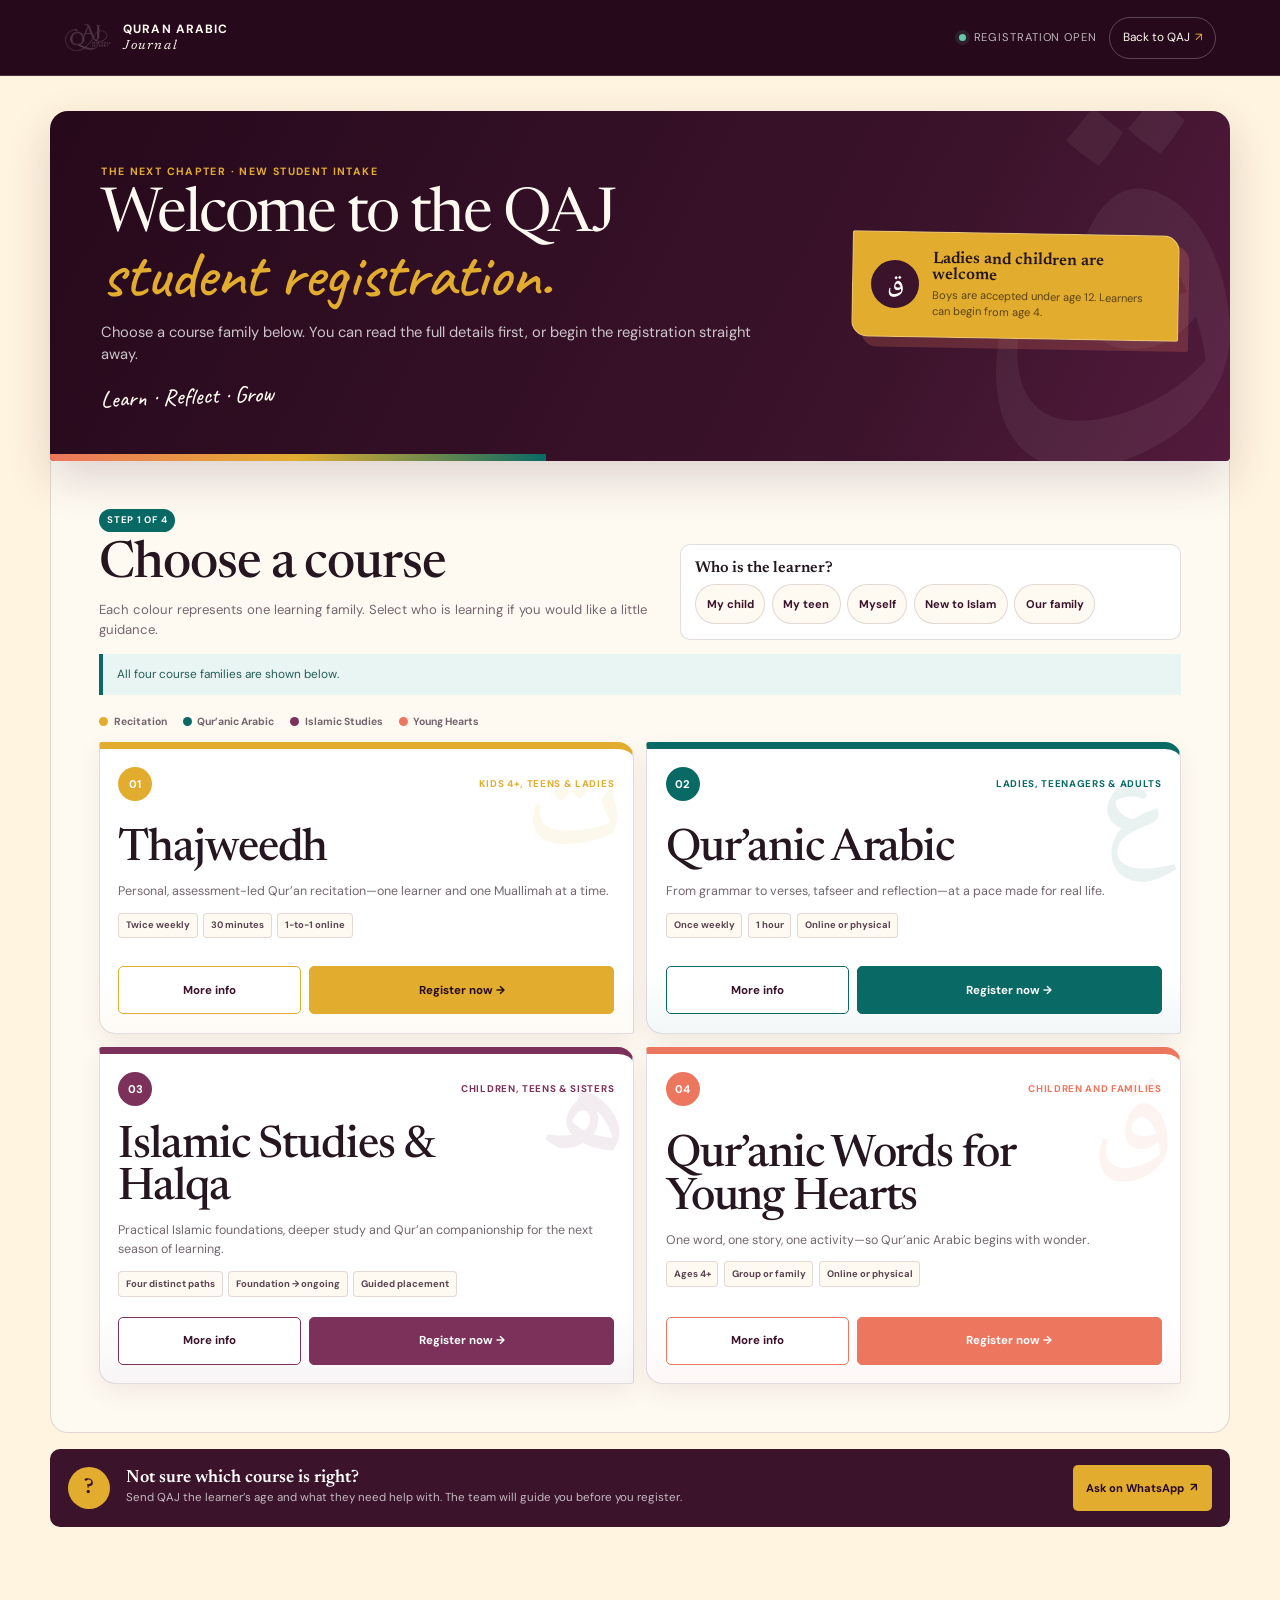
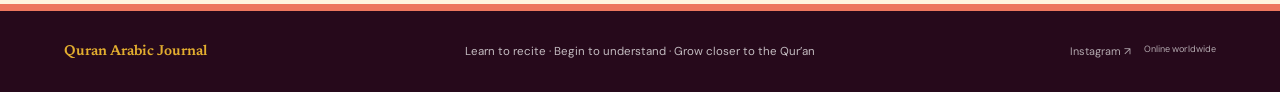
<file: intake-editor/runtime/CURRENT_PAGE_20260925.html>
<html lang="en"><head>
  <meta charset="utf-8">
  <meta name="viewport" content="width=device-width, initial-scale=1, viewport-fit=cover">
  <meta name="theme-color" content="#3b132b">
  <meta name="description" content="Find the right Quran Arabic Journal learning path and complete the QAJ student intake.">
  <title>QAJ Student Registration</title>
  
  <link rel="preconnect" href="https://fonts.googleapis.com">
  <link rel="preconnect" href="https://fonts.gstatic.com" crossorigin="">
  <link href="https://fonts.googleapis.com/css2?family=Caveat:wght@500;600&amp;family=DM+Sans:wght@400;500;600;700&amp;family=Newsreader:opsz,wght@6..72,400;6..72,500;6..72,600&amp;family=Noto+Naskh+Arabic:wght@500;600&amp;display=swap" rel="stylesheet">
  <style>
:root {
  --ink: #25161f;
  --plum: #3b132b;
  --plum-dark: #26091b;
  --berry: #7b315a;
  --coral: #ed765e;
  --saffron: #e2ad2f;
  --teal: #096a65;
  --paper: #fff4df;
  --paper-soft: #fffaf1;
  --white: #fffaf1;
  --muted: #74666e;
  --line: rgba(69, 21, 47, .15);
  --serif: "Newsreader", Georgia, serif;
  --sans: "DM Sans", system-ui, -apple-system, sans-serif;
  --arabic: "Noto Naskh Arabic", serif;
  --shadow: 0 24px 70px rgba(42, 11, 29, .2);
}

* { box-sizing: border-box; }
html { width: 100%; overflow-x: clip; scroll-behavior: smooth; }
body { min-width: 320px; margin: 0; overflow-x: clip; color: var(--ink); background: var(--paper); font: 16px/1.5 var(--sans); }
body.dialog-open { overflow: hidden; }
button, input, select, textarea { font: inherit; }
button, a { -webkit-tap-highlight-color: transparent; }
button { color: inherit; }
a { color: inherit; text-decoration: none; }
img { display: block; max-width: 100%; }
[hidden] { display: none !important; }
.sr-only { position: absolute; width: 1px; height: 1px; margin: -1px; padding: 0; overflow: hidden; clip: rect(0,0,0,0); white-space: nowrap; border: 0; }
.skip-link { position: fixed; z-index: 1000; top: -6rem; left: 1rem; padding: .75rem 1rem; color: white; background: var(--teal); }
.skip-link:focus { top: 1rem; }

.site-header {
  min-height: 76px;
  display: flex;
  align-items: center;
  justify-content: space-between;
  gap: 1rem;
  padding: .75rem clamp(1rem, 5vw, 4rem);
  color: #fffaf1;
  background: var(--plum-dark);
  border-bottom: 1px solid rgba(255,250,241,.16);
}
.brand { min-width: 0; display: flex; align-items: center; gap: .7rem; }
.brand-logo { width: 48px; height: 42px; flex: 0 0 auto; object-fit: contain; filter: brightness(0) invert(1); }
.brand-mark { position: relative; flex: 0 0 auto; width: 34px; height: 29px; }
.brand-mark::before, .brand-mark::after { content: ""; position: absolute; top: 2px; width: 17px; height: 24px; border: 1.5px solid var(--saffron); }
.brand-mark::before { left: 0; border-radius: 10px 1px 1px 10px; transform: skewY(8deg); }
.brand-mark::after { right: 0; border-radius: 1px 10px 10px 1px; transform: skewY(-8deg); }
.brand-mark i { position: absolute; z-index: 2; left: 16.5px; top: 4px; width: 1px; height: 23px; background: var(--saffron); }
.brand-name { min-width: 0; display: grid; line-height: 1; }
.brand-name strong { color: #fffaf1; font: 700 .75rem/1 var(--sans); letter-spacing: .09em; text-transform: uppercase; white-space: nowrap; }
.brand-name em { margin-top: .22rem; color: #fffaf1; font: 400 italic .82rem/1 var(--serif); letter-spacing: .12em; }
.header-actions { display: flex; align-items: center; gap: .75rem; }
.intake-status { display: inline-flex; align-items: center; gap: .45rem; color: rgba(255,255,255,.7); font-size: .7rem; letter-spacing: .08em; text-transform: uppercase; }
.intake-status i { width: 7px; height: 7px; background: #66c7aa; border-radius: 50%; box-shadow: 0 0 0 4px rgba(102,199,170,.12); }
.back-link { min-height: 42px; display: inline-flex; align-items: center; gap: .35rem; padding: .55rem .8rem; border: 1px solid rgba(255,255,255,.25); border-radius: 999px; font-size: .74rem; }
.back-link span { color: var(--saffron); }

.page-main { width: min(1180px, calc(100% - 2rem)); margin: 0 auto; padding: clamp(1.25rem,3vw,2.2rem) 0 clamp(3rem,6vw,5rem); }
.welcome { position: relative; isolation: isolate; min-height: 350px; display: grid; grid-template-columns: minmax(0,1.5fr) minmax(290px,.7fr); gap: clamp(1.5rem,4vw,4rem); align-items: center; padding: clamp(1.75rem,4vw,3.5rem); overflow: hidden; color: #fffaf1; background: linear-gradient(118deg,var(--plum-dark) 0%,var(--plum) 70%,#531b3d 100%); border-radius: 18px 18px 4px 4px; box-shadow: 0 18px 45px rgba(59,19,43,.16); }
.welcome::before { content: "ق"; position: absolute; z-index: -1; right: -1rem; top: -5rem; color: rgba(255,250,241,.055); font: 600 clamp(18rem,35vw,31rem)/1 var(--arabic); transform: rotate(-5deg); }
.welcome::after { content: ""; position: absolute; z-index: -1; left: 0; bottom: 0; width: 42%; height: 7px; background: linear-gradient(90deg,var(--coral),var(--saffron),var(--teal)); }
.welcome-copy { position: relative; z-index: 1; }
.eyebrow { margin: 0 0 .55rem; color: var(--berry); font-size: .66rem; font-weight: 700; letter-spacing: .13em; text-transform: uppercase; }
.welcome .eyebrow { color: var(--saffron); }
.welcome h1 { max-width: 760px; margin: 0; font: 400 clamp(2.8rem,4.8vw,4.6rem)/.92 var(--serif); letter-spacing: -.035em; }
.welcome h1 em { color: var(--saffron); font: 500 clamp(3rem,5.2vw,5rem)/.9 "Caveat", cursive; letter-spacing: -.015em; }
.welcome-copy > p:not(.eyebrow) { max-width: 670px; margin: 1rem 0 0; color: rgba(255,255,255,.76); font-size: .92rem; }
.welcome-signature { display: inline-block; margin-top: 1.25rem; color: #fffaf1; font: 500 1.45rem/1 "Caveat", cursive; transform: rotate(-2deg); }
.welcome-note { position: relative; z-index: 1; display: grid; grid-template-columns: auto 1fr; gap: .8rem; align-items: center; padding: 1.15rem; color: var(--ink); background: var(--saffron); border: 1px solid rgba(255,250,241,.35); border-radius: 2px 16px 2px 16px; box-shadow: 10px 10px 0 rgba(237,118,94,.22); transform: rotate(1deg); }
.note-mark { width: 48px; height: 48px; display: grid; place-items: center; color: white; background: var(--plum); border-radius: 50%; font: 600 1.65rem var(--arabic); }
.welcome-note strong { display: block; font: 600 1.04rem var(--serif); }
.welcome-note p { margin: .2rem 0 0; color: #5b4212; font-size: .69rem; line-height: 1.45; }

.programme-section { padding: clamp(1.4rem,4vw,3rem); background: var(--paper-soft); border: 1px solid var(--line); border-top: 0; border-radius: 0 0 18px 18px; }
.course-heading { display: grid; grid-template-columns: minmax(0,1fr) minmax(310px,.9fr); gap: 1.5rem; align-items: end; }
.step-chip { display: inline-flex; margin-bottom: .55rem; padding: .25rem .5rem; color: white; background: var(--teal); border-radius: 999px; font-size: .6rem; font-weight: 700; letter-spacing: .08em; text-transform: uppercase; }
.course-heading h2 { margin: 0; font: 500 clamp(2.1rem,4vw,3.6rem)/1 var(--serif); letter-spacing: -.02em; }
.course-heading > div:first-child > p { max-width: 600px; margin: .55rem 0 0; color: var(--muted); font-size: .82rem; }
.audience-guide { padding: .9rem; background: white; border: 1px solid var(--line); border-radius: 10px; }
.audience-guide > strong { display: block; margin-bottom: .55rem; font: 600 .98rem var(--serif); }
.audience-choices { display: flex; flex-wrap: wrap; gap: .4rem; }
.audience-choices button { min-height: 40px; padding: .48rem .66rem; color: var(--plum); background: var(--paper-soft); border: 1px solid var(--line); border-radius: 999px; font-size: .7rem; font-weight: 700; cursor: pointer; }
.audience-choices button:hover, .audience-choices button[aria-pressed="true"] { color: white; background: var(--teal); border-color: var(--teal); }
.audience-result { margin: .9rem 0 0; padding: .72rem .85rem; color: #295d58; background: #e8f5f2; border-left: 4px solid var(--teal); font-size: .74rem; }
.colour-key { display: flex; flex-wrap: wrap; gap: .5rem 1rem; margin: 1.2rem 0 .75rem; color: var(--muted); font-size: .65rem; font-weight: 700; }
.colour-key span { display: inline-flex; align-items: center; gap: .35rem; }
.colour-key i { width: 9px; height: 9px; border-radius: 50%; }
.colour-key .saffron { background: var(--saffron); }
.colour-key .teal { background: var(--teal); }
.colour-key .berry { background: var(--berry); }
.colour-key .coral { background: var(--coral); }

.programme-grid { display: grid; grid-template-columns: repeat(2,minmax(0,1fr)); gap: .8rem; }
.programme-door { --accent: var(--berry); position: relative; min-width: 0; min-height: 292px; display: grid; grid-template-rows: auto 1fr auto; padding: 1.15rem; overflow: hidden; background: linear-gradient(180deg,#fff 0%,#fff 78%,color-mix(in srgb,var(--accent) 5%,#fff) 100%); border: 1px solid var(--line); border-top: 7px solid var(--accent); border-radius: 3px 16px 3px 16px; box-shadow: 0 9px 24px rgba(59,19,43,.07); transition: transform .2s ease, box-shadow .2s ease, opacity .2s ease; }
.programme-door[data-theme="saffron"] { --accent: var(--saffron); }
.programme-door[data-theme="teal"] { --accent: var(--teal); }
.programme-door[data-theme="berry"] { --accent: var(--berry); }
.programme-door[data-theme="coral"] { --accent: var(--coral); }
.programme-door::after { content: attr(data-glyph); position: absolute; right: .4rem; top: .2rem; color: color-mix(in srgb, var(--accent) 9%, transparent); font: 600 8rem/1 var(--arabic); pointer-events: none; }
.programme-door:hover { transform: translateY(-3px); box-shadow: 0 15px 35px rgba(69,21,47,.11); }
.programme-door.recommended { outline: 3px solid color-mix(in srgb,var(--accent) 45%,transparent); outline-offset: 2px; }
.programme-door.not-recommended { opacity: .48; }
.recommend-badge { position: absolute; z-index: 2; right: .8rem; top: .65rem; display: none; padding: .28rem .5rem; color: white; background: var(--accent); border-radius: 999px; font-size: .58rem; font-weight: 700; }
.programme-door.recommended .recommend-badge { display: block; }
.door-top { position: relative; z-index: 1; display: flex; align-items: center; justify-content: space-between; gap: 1rem; }
.door-no { width: 34px; height: 34px; display: grid; place-items: center; color: white; background: var(--accent); border-radius: 50%; font: 700 .7rem var(--sans); }
.door-audience { max-width: 72%; color: var(--accent); font-size: .61rem; font-weight: 700; letter-spacing: .07em; text-align: right; text-transform: uppercase; }
.door-copy { position: relative; z-index: 1; align-self: center; padding: 1.25rem 0; }
.door-copy h3 { max-width: 82%; margin: 0; font: 500 clamp(1.85rem,3.5vw,3rem)/.95 var(--serif); letter-spacing: -.025em; }
.door-copy p { max-width: 500px; margin: .65rem 0 0; color: var(--muted); font-size: .78rem; line-height: 1.5; }
.door-facts { display: flex; flex-wrap: wrap; gap: .35rem; margin-top: .75rem; }
.door-facts span { padding: .3rem .42rem; color: #59434f; background: var(--paper-soft); border: 1px solid var(--line); border-radius: 4px; font-size: .59rem; font-weight: 700; }
.door-actions { position: relative; z-index: 1; display: grid; grid-template-columns: .75fr 1.25fr; gap: .5rem; }
.door-actions button { min-height: 48px; padding: .65rem .75rem; border-radius: 5px; font-size: .72rem; font-weight: 700; cursor: pointer; }
.door-actions .text-button { color: var(--plum); background: white; border: 1px solid var(--accent); }
.door-actions .card-register { color: white; background: var(--accent); border: 1px solid var(--accent); }
.programme-door[data-theme="saffron"] .card-register { color: var(--plum-dark); }

.reassurance { display: grid; grid-template-columns: auto minmax(0,1fr) auto; gap: 1rem; align-items: center; margin: 1rem 0 0; padding: 1rem 1.15rem; color: white; background: var(--plum); border-radius: 10px; }
.help-mark { width: 42px; height: 42px; display: grid; place-items: center; color: var(--plum); background: var(--saffron); border-radius: 50%; font: 600 1.35rem var(--serif); }
.reassurance strong, .reassurance span { display: block; }
.reassurance strong { font: 600 1.12rem var(--serif); }
.reassurance span { margin-top: .12rem; color: rgba(255,255,255,.7); font-size: .72rem; }
.reassurance a { min-height: 46px; display: inline-flex; align-items: center; justify-content: center; gap: .35rem; padding: .65rem .85rem; color: var(--plum-dark); background: var(--saffron); border-radius: 5px; font-size: .7rem; font-weight: 700; }
.reassurance a span { margin: 0; color: inherit; }
.site-footer { display: grid; grid-template-columns: .8fr 1.4fr .8fr; gap: 1rem; align-items: center; padding: 2rem clamp(1rem,5vw,4rem); color: #fffaf1; background: var(--plum-dark); border-top: 7px solid var(--coral); }
.site-footer > span { color: var(--saffron); font: 600 .9rem var(--serif); }
.site-footer p { margin: 0; color: rgba(255,255,255,.72); font-size: .72rem; text-align: center; }
.site-footer > div { display: flex; justify-content: flex-end; gap: .8rem; color: rgba(255,255,255,.65); font-size: .68rem; }

.intake-dialog { inset: 0; width: min(980px,calc(100% - 2rem)); height: min(860px,calc(100dvh - 2rem)); max-width: none; max-height: none; margin: auto; padding: 0; overflow: hidden; color: var(--ink); background: var(--paper); border: 0; border-radius: 14px; box-shadow: var(--shadow); }
.intake-dialog::backdrop { background: rgba(27,6,19,.76); backdrop-filter: blur(5px); }
.dialog-frame { height: 100%; min-height: 0; display: flex; flex-direction: column; overflow: hidden; }
.dialog-topbar { position: relative; z-index: 10; flex: 0 0 auto; min-height: 68px; display: grid; grid-template-columns: 1fr auto 1fr; align-items: center; gap: 1rem; padding: .7rem 1rem; color: white; background: var(--plum-dark); border-bottom: 3px solid var(--saffron); }
.mini-brand { justify-self: start; display: grid; gap: .06rem; }
.mini-brand span { color: #fffaf1; font: 700 .8rem/1 var(--sans); letter-spacing: .12em; }
.mini-brand i { color: rgba(255,255,255,.55); font-size: .63rem; font-style: normal; }
.dialog-topbar > div { min-width: 0; display: grid; justify-items: center; }
.dialog-kicker { color: var(--saffron); font-size: .56rem; font-weight: 700; letter-spacing: .11em; text-transform: uppercase; }
.dialog-topbar strong { max-width: 420px; overflow: hidden; text-overflow: ellipsis; white-space: nowrap; font: 500 1.05rem var(--serif); }
.dialog-close { justify-self: end; width: 40px; height: 40px; display: grid; place-items: center; padding: 0; color: white; background: transparent; border: 1px solid rgba(255,255,255,.3); border-radius: 50%; font-size: 1.55rem; line-height: 1; cursor: pointer; }

.course-info { min-height: 0; flex: 1; overflow-y: auto; background: var(--paper); }
.info-hero { --info-accent: var(--saffron); position: relative; min-height: 230px; display: grid; align-content: end; padding: clamp(1.5rem,4vw,2.7rem); overflow: hidden; color: white; background: var(--plum); }
.info-hero[data-info-theme="teal"] { --info-accent: #75d2ca; }
.info-hero[data-info-theme="berry"] { --info-accent: #e19abc; }
.info-hero[data-info-theme="coral"] { --info-accent: #ffae9f; }
.info-glyph { position: absolute; right: 2%; top: -30%; color: rgba(255,255,255,.08); font: 600 clamp(10rem,26vw,18rem)/1 var(--arabic); }
.info-hero .eyebrow { position: relative; margin-bottom: .35rem; color: var(--info-accent); }
.info-hero h2 { position: relative; max-width: 760px; margin: 0; font: 500 clamp(2.5rem,5vw,4.3rem)/.92 var(--serif); letter-spacing: -.03em; }
.info-hero > p:not(.eyebrow) { position: relative; max-width: 700px; margin: .65rem 0 0; color: rgba(255,255,255,.74); font-size: .82rem; }
.info-facts { position: relative; display: flex; flex-wrap: wrap; gap: .4rem; margin-top: .8rem; }
.info-facts span { padding: .34rem .48rem; border: 1px solid rgba(255,255,255,.3); border-radius: 4px; font-size: .62rem; }
.info-body { display: grid; grid-template-columns: .8fr 1.2fr; gap: .8rem; padding: .8rem; }
.info-learn, .info-options { padding: 1.15rem; background: white; border: 1px solid var(--line); border-radius: 8px; }
.info-body .eyebrow { margin-bottom: .32rem; }
.info-body h3 { margin: 0 0 .85rem; font: 500 clamp(1.55rem,3vw,2.15rem)/1 var(--serif); }
.info-learn [data-info-points] { display: grid; gap: .6rem; }
.info-learn [data-info-points] p { display: grid; grid-template-columns: 22px 1fr; gap: .55rem; align-items: start; margin: 0; color: var(--muted); font-size: .73rem; }
.info-learn [data-info-points] span { width: 20px; height: 20px; display: grid; place-items: center; color: white; background: var(--teal); border-radius: 50%; font-size: .59rem; }
.info-option-list { display: grid; gap: .55rem; }
.info-option { min-width: 0; display: grid; grid-template-columns: minmax(0,1fr) auto; gap: .7rem; align-items: center; padding: .85rem; background: var(--paper-soft); border-left: 5px solid var(--option-accent,var(--berry)); border-radius: 4px; }
.info-option > div { min-width: 0; }
.info-option small, .info-option strong, .info-option em { display: block; }
.info-option small { color: var(--option-accent,var(--berry)); font-size: .58rem; font-weight: 700; letter-spacing: .07em; text-transform: uppercase; }
.info-option strong { margin: .15rem 0 .25rem; font: 600 1.05rem/1.08 var(--serif); }
.info-option p { margin: 0; color: var(--muted); font-size: .66rem; line-height: 1.4; }
.info-option em { margin-top: .35rem; font-size: .59rem; font-style: normal; font-weight: 700; }
.info-option button { min-height: 42px; padding: .55rem .68rem; color: white; background: var(--plum); border: 0; border-radius: 4px; font-size: .66rem; font-weight: 700; cursor: pointer; }

.dialog-actions, .step-actions { position: sticky; z-index: 8; bottom: 0; display: flex; justify-content: space-between; gap: .6rem; padding: .75rem 1rem calc(.75rem + env(safe-area-inset-bottom)); background: rgba(246,240,231,.96); border-top: 1px solid var(--line); backdrop-filter: blur(10px); }
.button { min-height: 48px; display: inline-flex; align-items: center; justify-content: center; gap: .4rem; padding: .68rem 1rem; border-radius: 5px; font-size: .75rem; font-weight: 700; cursor: pointer; }
.button.primary { color: white; background: var(--plum); border: 1px solid var(--plum); }
.button.secondary { color: var(--plum); background: white; border: 1px solid var(--line); }
.button:hover { transform: translateY(-1px); }
.button:focus-visible, .dialog-close:focus-visible, .door-actions button:focus-visible, .back-link:focus-visible, .audience-choices button:focus-visible, .info-option button:focus-visible { outline: 3px solid rgba(22,133,126,.35); outline-offset: 3px; }

.registration-form { flex: 1; min-height: 0; overflow: hidden; }
.form-shell { height: 100%; min-height: 0; display: block; }
.form-rail { display: none; }
.form-main { min-width: 0; height: 100%; overflow-y: auto; background: var(--paper); }
.form-progress { position: sticky; z-index: 7; top: 0; padding: .72rem clamp(.85rem,3vw,1.5rem); background: rgba(255,253,249,.97); border-bottom: 1px solid var(--line); backdrop-filter: blur(10px); }
.form-progress ol { display: grid; grid-template-columns: repeat(4,minmax(0,1fr)); margin: 0; padding: 0; list-style: none; }
.form-progress li { position: relative; min-width: 0; display: grid; grid-template-columns: 28px minmax(0,1fr); align-items: center; gap: .38rem; color: #998b92; font-size: .68rem; }
.form-progress li:not(:last-child)::after { content: ""; position: absolute; z-index: 0; left: 28px; right: 0; top: 13px; height: 1px; background: var(--line); }
.form-progress li span { position: relative; z-index: 1; width: 28px; height: 28px; display: grid; place-items: center; background: #eee6de; border-radius: 50%; font-weight: 700; }
.form-progress li b { position: relative; z-index: 1; width: fit-content; padding-right: .35rem; background: var(--white); font-weight: 600; }
.form-progress li.active { color: var(--plum); }
.form-progress li.active span { color: white; background: var(--plum); }
.form-progress li.complete { color: var(--teal); }
.form-progress li.complete span { color: white; background: var(--teal); font-size: 0; }
.form-progress li.complete span::before { content: "✓"; font-size: .76rem; }
.selection-bar { margin: .85rem clamp(.85rem,4vw,2.2rem) 0; display: grid; grid-template-columns: auto minmax(0,1fr) auto; align-items: center; gap: .65rem; padding: .72rem .82rem; background: white; border: 1px solid var(--line); border-left: 5px solid var(--course-accent,var(--teal)); border-radius: 6px; }
.selection-bar > span { width: 10px; height: 10px; background: var(--course-accent,var(--teal)); border-radius: 50%; }
.selection-bar div { min-width: 0; display: grid; }
.selection-bar small { color: var(--muted); font-size: .56rem; letter-spacing: .07em; text-transform: uppercase; }
.selection-bar strong { overflow: hidden; text-overflow: ellipsis; white-space: nowrap; font: 600 .96rem var(--serif); }
.selection-bar button { padding: .3rem .4rem; color: var(--berry); background: transparent; border: 0; border-bottom: 1px solid currentColor; font-size: .63rem; cursor: pointer; }
.form-status { margin: .85rem clamp(.85rem,4vw,2.2rem) 0; padding: .75rem .85rem; color: #802b20; background: #fff0ec; border-left: 5px solid var(--coral); font-size: .76rem; }
.form-step { max-width: 840px; margin: 0 auto; padding: clamp(1.15rem,3vw,2rem) clamp(.85rem,4vw,2.2rem) 0; }
.step-head { margin-bottom: 1.1rem; }
.step-head .eyebrow span { color: var(--teal); }
.step-head h2 { max-width: 720px; margin: 0 0 .4rem; font: 500 clamp(2rem,4vw,3.2rem)/.98 var(--serif); letter-spacing: -.025em; }
.step-head > p:last-child { max-width: 660px; margin: 0; color: var(--muted); font-size: .78rem; }
.step-head b { color: var(--coral); }
.course-fieldset { min-width: 0; margin: 0; padding: 0; border: 0; }
.course-options { display: grid; grid-template-columns: repeat(2,minmax(0,1fr)); gap: .6rem; }
.course-choice { --accent: var(--berry); position: relative; min-width: 0; display: grid; grid-template-columns: auto minmax(0,1fr); gap: .7rem; padding: .85rem; background: white; border: 1px solid var(--line); border-left: 5px solid var(--accent); border-radius: 6px; cursor: pointer; }
.course-choice input { position: absolute; opacity: 0; }
.choice-check { width: 20px; height: 20px; margin-top: .05rem; border: 1.5px solid var(--accent); border-radius: 50%; }
.course-choice > span:last-child { min-width: 0; }
.course-choice small, .course-choice strong, .course-choice em { display: block; }
.course-choice small { color: var(--accent); font-size: .57rem; font-weight: 700; letter-spacing: .07em; text-transform: uppercase; }
.course-choice strong { margin: .17rem 0 .26rem; font: 600 1.08rem/1.08 var(--serif); }
.course-choice p { margin: 0; color: var(--muted); font-size: .65rem; line-height: 1.4; }
.course-choice em { margin-top: .35rem; font-size: .59rem; font-style: normal; font-weight: 700; }
.course-choice:has(input:checked) { color: white; background: var(--accent); border-color: var(--accent); box-shadow: 0 8px 22px color-mix(in srgb,var(--accent) 18%,transparent); }
.course-choice:has(input:checked) small, .course-choice:has(input:checked) p, .course-choice:has(input:checked) em { color: rgba(255,255,255,.78); }
.course-choice:has(input:checked) .choice-check { background: var(--saffron); border-color: var(--saffron); box-shadow: inset 0 0 0 4px var(--accent); }
.course-choice:has(input:focus-visible) { outline: 3px solid rgba(22,133,126,.3); outline-offset: 3px; }

.form-section, .question-block { position: relative; margin-bottom: .75rem; padding: 1rem; background: white; border: 1px solid var(--line); border-radius: 7px; }
.form-section::before { content: ""; position: absolute; inset: 0 auto 0 0; width: 5px; background: var(--edge); border-radius: 7px 0 0 7px; }
.coral-edge { --edge: var(--coral); }
.teal-edge { --edge: var(--teal); }
.saffron-edge { --edge: var(--saffron); }
.section-number { position: absolute; right: .9rem; top: .7rem; color: var(--edge); font: 600 1rem var(--serif); }
.form-section h3 { margin: 0; font: 600 1.35rem var(--serif); }
.section-intro { margin: .15rem 0 .8rem; color: var(--muted); font-size: .66rem; }
.field-grid { display: grid; gap: .75rem; }
.field-grid.two { grid-template-columns: repeat(2,minmax(0,1fr)); }
.field.wide { grid-column: 1/-1; }
.field { position: relative; display: grid; gap: .32rem; min-width: 0; }
.field > span, .question-label { color: #553f4a; font-size: .73rem; font-weight: 700; }
.field > span i { color: var(--muted); font-size: .63rem; font-weight: 400; }
.field input, .field select, .field textarea, .time-cell input { width: 100%; min-width: 0; min-height: 48px; padding: .68rem .72rem; color: var(--ink); background: #fff; border: 1px solid rgba(69,21,47,.25); border-radius: 5px; outline: none; }
.field textarea { min-height: 88px; resize: vertical; }
.field input:focus, .field select:focus, .field textarea:focus, .time-cell input:focus { border-color: var(--teal); box-shadow: 0 0 0 3px rgba(22,133,126,.12); }
.field input[aria-invalid="true"], .field select[aria-invalid="true"], .field textarea[aria-invalid="true"] { border-color: #b42318; background: #fff8f6; }
.field small { color: var(--muted); font-size: .62rem; }
.copy-phone { position: absolute; right: .4rem; top: 1.65rem; padding: .3rem .42rem; color: var(--teal); background: #e7f5f2; border: 0; border-radius: 3px; font-size: .56rem; font-weight: 700; cursor: pointer; }
.conditional { margin-top: .75rem; }
.inline-fieldset { margin: 0 0 .85rem; padding: 0; border: 0; }
.inline-fieldset legend { margin-bottom: .45rem; color: #553f4a; font-size: .73rem; font-weight: 700; }
.choice-row, .option-stack, .check-grid { display: grid; grid-template-columns: repeat(2,minmax(0,1fr)); gap: .45rem; }
.choice-row { grid-template-columns: repeat(3,minmax(0,1fr)); }
.choice-row label, .option-stack label, .check-grid label { position: relative; min-width: 0; cursor: pointer; }
.choice-row input, .option-stack input, .check-grid input { position: absolute; opacity: 0; }
.choice-row label > span, .option-stack label > span, .check-grid label > span { min-height: 46px; display: flex; align-items: center; gap: .45rem; padding: .6rem .65rem; background: white; border: 1px solid var(--line); border-radius: 5px; font-size: .71rem; }
.choice-row label > span::before, .option-stack label > span::before { content: ""; flex: 0 0 auto; width: 15px; height: 15px; border: 1px solid var(--muted); border-radius: 50%; }
.check-grid label > span::before { content: ""; flex: 0 0 auto; width: 15px; height: 15px; border: 1px solid var(--muted); }
.choice-row input:checked + span, .option-stack input:checked + span, .check-grid input:checked + span { color: white; background: var(--teal); border-color: var(--teal); }
.choice-row input:checked + span::before, .option-stack input:checked + span::before, .check-grid input:checked + span::before { background: var(--saffron); border-color: var(--saffron); box-shadow: inset 0 0 0 4px var(--teal); }
.choice-row input:focus-visible + span, .option-stack input:focus-visible + span, .check-grid input:focus-visible + span { outline: 3px solid rgba(22,133,126,.26); outline-offset: 2px; }
.choice-row input:disabled + span, .option-stack input:disabled + span { opacity: .42; cursor: not-allowed; }
.question-block { display: grid; gap: .62rem; }
.question-block.invalid { border-color: #b42318; background: #fff8f6; }
.question-block > legend, .question-block > .question-label { padding: 0; font: 600 1.05rem var(--serif); }
.question-block .hint { margin: -.12rem 0 .08rem; color: var(--muted); font-size: .63rem; }
.course-question-host[data-theme="coral"] .question-block { border-left: 5px solid var(--coral); }
.course-question-host[data-theme="saffron"] .question-block { border-left: 5px solid var(--saffron); }
.course-question-host[data-theme="teal"] .question-block { border-left: 5px solid var(--teal); }
.course-question-host[data-theme="berry"] .question-block { border-left: 5px solid var(--berry); }
.notice { margin-bottom: .75rem; padding: .8rem .9rem; color: #315e5a; background: #e5f5f2; border-left: 5px solid var(--teal); font-size: .7rem; }
.notice.warning { color: #684807; background: #fff2c5; border-color: var(--saffron); }
.assessment-upload { margin-bottom: .75rem; padding: .7rem; background: #fff4cf; border: 1px solid #e3c05c; border-radius: 7px; }
.assessment-upload .question-block { margin-bottom: .55rem; border: 0 !important; }
.audio-help { display: inline-flex; width: fit-content; max-width: 100%; margin: 0 .3rem .3rem; overflow-wrap: anywhere; color: var(--berry); border-bottom: 1px solid currentColor; font-size: .66rem; font-weight: 700; }
.day-time { display: grid; gap: .6rem; }
.days { display: grid; grid-template-columns: repeat(4,minmax(0,1fr)); gap: .38rem; }
.days label { position: relative; cursor: pointer; }
.days input { position: absolute; opacity: 0; }
.days span { min-height: 40px; display: grid; place-items: center; padding: .38rem; color: var(--muted); background: white; border: 1px solid var(--line); border-radius: 4px; font-size: .62rem; }
.days input:checked + span { color: white; background: var(--berry); border-color: var(--berry); }
.time-grid { display: grid; grid-template-columns: 1fr 1fr; gap: .5rem; }
.time-cell { display: grid; gap: .25rem; }
.time-cell span { color: var(--muted); font-size: .59rem; font-weight: 700; text-transform: uppercase; }
.summary-card { display: grid; grid-template-columns: minmax(0,1fr) auto; gap: .7rem; align-items: center; margin-bottom: .75rem; padding: 1rem; color: white; background: var(--plum); border-radius: 7px; }
.summary-card small { color: var(--saffron); font-size: .57rem; font-weight: 700; letter-spacing: .08em; text-transform: uppercase; }
.summary-card strong { display: block; margin: .2rem 0 .08rem; font: 600 1.35rem var(--serif); }
.summary-card p { margin: 0; color: rgba(255,255,255,.68); font-size: .65rem; }
.summary-card button { color: var(--saffron); background: transparent; border: 0; border-bottom: 1px solid currentColor; font-size: .62rem; cursor: pointer; }
.payment-card { display: grid; grid-template-columns: .8fr 1.2fr; gap: .8rem; align-items: center; margin-bottom: .75rem; padding: 1rem; background: #fff0b3; border: 1px solid #dbb33a; border-radius: 7px; }
.payment-card small, .payment-card strong, .payment-card span { display: block; }
.payment-card small { color: #765812; font-size: .57rem; font-weight: 700; letter-spacing: .07em; text-transform: uppercase; }
.payment-card strong { margin: .12rem 0; font: 600 1.4rem var(--serif); }
.payment-card span { color: #6b511d; font-size: .66rem; }
.payment-card dl { margin: 0; }
.payment-card dl div { display: grid; grid-template-columns: 1fr 1fr; gap: .5rem; padding: .42rem 0; border-bottom: 1px solid rgba(69,21,47,.15); }
.payment-card dt { color: #755b24; font-size: .57rem; text-transform: uppercase; }
.payment-card dd { margin: 0; font-size: .75rem; font-weight: 700; }
.upload-card { min-height: 112px; display: grid; grid-template-columns: auto 1fr; align-content: center; gap: .7rem; margin-bottom: .75rem; padding: 1rem; background: white; border: 2px dashed var(--coral); border-radius: 7px; cursor: pointer; }
.upload-card input { position: absolute; opacity: 0; }
.upload-icon { width: 44px; height: 44px; display: grid; place-items: center; color: white; background: var(--coral); border-radius: 50%; font-size: 1.1rem; }
.upload-card > span:last-child { min-width: 0; display: grid; }
.upload-card b { width: fit-content; margin-bottom: .12rem; padding: .17rem .3rem; color: white; background: var(--coral); border-radius: 3px; font-size: .52rem; letter-spacing: .06em; text-transform: uppercase; }
.upload-card strong { font: 600 1.05rem var(--serif); }
.upload-card small { overflow-wrap: anywhere; color: var(--muted); font-size: .62rem; }
.upload-card.has-file { border-color: var(--teal); border-style: solid; }
.confirmations { display: grid; gap: .45rem; margin: .75rem 0; }
.confirmations label { display: grid; grid-template-columns: 20px 1fr; gap: .55rem; align-items: start; padding: .72rem; background: white; border: 1px solid var(--line); border-radius: 6px; font-size: .68rem; cursor: pointer; }
.confirmations input { width: 17px; height: 17px; accent-color: var(--teal); }
.confirmations small { color: var(--muted); }
.preview-note { display: grid; grid-template-columns: auto 1fr; gap: .55rem; padding: .72rem; color: #315e5a; background: #e5f5f2; border-radius: 6px; font-size: .66rem; }
.preview-note strong { color: var(--teal); }
.form-step .step-actions { margin: 1.2rem clamp(-2.2rem,-4vw,-.85rem) 0; }
.step-actions.first { margin-top: 1.2rem; }
.success { flex: 1; overflow-y: auto; padding: clamp(2.3rem,7vw,5rem) 1.2rem; text-align: center; background: var(--paper); }
.success-mark { width: 58px; height: 58px; display: grid; place-items: center; margin: 0 auto .8rem; color: white; background: var(--teal); border-radius: 50%; font-size: 1.5rem; }
.success .eyebrow { color: var(--teal); }
.success h2 { max-width: 680px; margin: 0 auto .7rem; font: 500 clamp(2.4rem,6vw,4.5rem)/.95 var(--serif); }
.success .dua { margin: 1.1rem 0 .15rem; color: var(--berry); font: 500 clamp(2.5rem,7vw,4rem)/1 var(--arabic); }
.success > span:not(.success-mark) { color: var(--muted); font-size: .7rem; }
.success > p:not(.eyebrow):not(.dua) { max-width: 500px; margin: .85rem auto; color: var(--muted); font-size: .76rem; }
.success-actions { display: flex; justify-content: center; gap: .55rem; margin-top: 1.1rem; }

@media (max-width: 820px) {
  .welcome, .course-heading { grid-template-columns: 1fr; }
  .welcome { gap: 1.2rem; }
  .welcome-note { max-width: 520px; }
  .site-footer { grid-template-columns: 1fr; text-align: center; }
  .site-footer > div { justify-content: center; }
  .info-body { grid-template-columns: 1fr; }
}

@media (max-width: 680px) {
  .site-header { min-height: 66px; padding: .68rem .85rem; }
  .brand-logo { width: 42px; height: 37px; }
  .brand-name strong { font-size: .66rem; }
  .brand-name em { font-size: .72rem; }
  .intake-status { display: none; }
  .back-link { min-height: 40px; padding: .48rem .62rem; font-size: .65rem; }
  .page-main { width: min(100% - 1rem,1180px); padding-top: .5rem; }
  .welcome { min-height: 0; padding: 1.35rem 1.2rem 1.7rem; border-radius: 12px 12px 0 0; }
  .welcome h1 { font-size: clamp(2.5rem,12vw,3.8rem); }
  .welcome-copy > p:not(.eyebrow) { font-size: .79rem; }
  .welcome-note { max-width: calc(100% - .5rem); padding: .9rem; box-shadow: 7px 7px 0 rgba(237,118,94,.22); }
  .note-mark { width: 42px; height: 42px; }
  .programme-section { padding: 1rem; border-radius: 0 0 12px 12px; }
  .course-heading { gap: 1rem; }
  .course-heading h2 { font-size: 2.25rem; }
  .audience-guide { padding: .75rem; }
  .audience-choices { display: grid; grid-template-columns: repeat(2,minmax(0,1fr)); }
  .audience-choices button:last-child { grid-column: 1/-1; }
  .colour-key { display: grid; grid-template-columns: repeat(2,minmax(0,1fr)); }
  .programme-grid { grid-template-columns: 1fr; }
  .programme-door { min-height: 285px; padding: 1rem; }
  .door-copy h3 { font-size: 2.2rem; }
  .door-actions { grid-template-columns: .78fr 1.22fr; }
  .reassurance { grid-template-columns: auto 1fr; padding: .9rem; }
  .reassurance a { grid-column: 1/-1; }
  .site-footer { padding: 1.7rem 1rem; }

  .intake-dialog { inset: 0; width: 100%; height: 100dvh; margin: 0; border-radius: 0; }
  .dialog-topbar { min-height: 64px; grid-template-columns: auto minmax(0,1fr) auto; padding: .62rem .75rem; }
  .mini-brand i { display: none; }
  .dialog-topbar > div { justify-items: start; }
  .dialog-topbar strong { max-width: 52vw; font-size: .92rem; }
  .dialog-close { width: 38px; height: 38px; }
  .info-hero { min-height: 220px; padding: 1.25rem .9rem; }
  .info-hero h2 { max-width: 90%; font-size: 2.65rem; }
  .info-hero > p:not(.eyebrow) { font-size: .74rem; }
  .info-glyph { font-size: 10rem; }
  .info-body { padding: .55rem; }
  .info-learn, .info-options { padding: .9rem; }
  .info-option { grid-template-columns: 1fr; }
  .info-option button { width: 100%; }
  .dialog-actions { padding: .65rem .72rem calc(.65rem + env(safe-area-inset-bottom)); }
  .dialog-actions .button { flex: 1; padding-inline: .4rem; }
  .form-progress { padding: .58rem .7rem; }
  .form-progress li { grid-template-columns: 25px minmax(0,1fr); gap: .25rem; }
  .form-progress li span { width: 25px; height: 25px; }
  .form-progress li:not(:last-child)::after { left: 25px; top: 12px; }
  .form-progress li b { font-size: .58rem; }
  .selection-bar, .form-status { margin-left: .7rem; margin-right: .7rem; }
  .selection-bar strong { font-size: .86rem; }
  .form-step { padding: 1rem .7rem 0; }
  .step-head h2 { font-size: 2.3rem; }
  .course-options, .field-grid.two, .choice-row, .option-stack, .check-grid, .payment-card { grid-template-columns: 1fr; }
  .field.wide { grid-column: auto; }
  .form-section, .question-block { padding: .85rem; }
  .days { grid-template-columns: repeat(2,minmax(0,1fr)); }
  .summary-card { grid-template-columns: 1fr; }
  .summary-card button { justify-self: start; }
  .payment-card dl div { grid-template-columns: 1fr; gap: .1rem; }
  .form-step .step-actions { margin-left: -.7rem; margin-right: -.7rem; }
  .step-actions { padding: .65rem .7rem calc(.65rem + env(safe-area-inset-bottom)); }
  .step-actions .button { flex: 1; padding-inline: .4rem; }
  .success { padding-bottom: calc(2.3rem + env(safe-area-inset-bottom)); }
  .success-actions { flex-direction: column; }
}

@media (max-width: 410px) {
  .form-progress li { grid-template-columns: 25px; justify-content: center; text-align: center; }
  .form-progress li b { margin-top: .16rem; padding: 0; font-size: .52rem; }
  .form-progress li:not(:last-child)::after { left: calc(50% + 12px); right: calc(-50% + 12px); }
  .time-grid, .upload-card { grid-template-columns: 1fr; }
  .door-audience { font-size: .54rem; }
}

@media (prefers-reduced-motion: reduce) {
  *, *::before, *::after { scroll-behavior: auto !important; transition-duration: .01ms !important; }
}

</style>
  
</head>
<body>
  <a class="skip-link" href="#programmes">Skip to course choices</a>

  <header class="site-header">
    <a class="brand" href="#top" aria-label="Quran Arabic Journal student registration home">
      <img class="brand-logo" src="[data-uri]" alt="" aria-hidden="true">
      <span class="brand-name"><strong>Quran Arabic</strong><em>Journal</em></span>
    </a>
    <div class="header-actions">
      <span class="intake-status"><i></i> Registration open</span>
      <a class="back-link" href="https://quranarabicjournal.com/">Back to QAJ <span aria-hidden="true">↗</span></a>
    </div>
  </header>

  <main id="top" class="page-main">
    <section class="welcome" aria-labelledby="page-title">
      <div class="welcome-copy">
        <p class="eyebrow">The next chapter · New student intake</p>
        <h1 id="page-title">Welcome to the QAJ<br><em>student registration.</em></h1>
        <p>Choose a course family below. You can read the full details first, or begin the registration straight away.</p>
        <span class="welcome-signature" aria-hidden="true">Learn · Reflect · Grow</span>
      </div>
      <div class="welcome-note" aria-label="Who QAJ currently serves">
        <span class="note-mark" aria-hidden="true">ق</span>
        <div><strong>Ladies and children are welcome</strong><p>Boys are accepted under age 12. Learners can begin from age 4.</p></div>
      </div>
    </section>

    <section class="programme-section" id="programmes" aria-labelledby="programmes-title">
      <div class="course-heading">
        <div><span class="step-chip">Step 1 of 4</span><h2 id="programmes-title">Choose a course</h2><p>Each colour represents one learning family. Select who is learning if you would like a little guidance.</p></div>
        <div class="audience-guide" aria-labelledby="audience-title">
          <strong id="audience-title">Who is the learner?</strong>
          <div class="audience-choices">
            <button type="button" data-audience="child" aria-pressed="false">My child</button>
            <button type="button" data-audience="teen" aria-pressed="false">My teen</button>
            <button type="button" data-audience="self" aria-pressed="false">Myself</button>
            <button type="button" data-audience="revert" aria-pressed="false">New to Islam</button>
            <button type="button" data-audience="family" aria-pressed="false">Our family</button>
          </div>
        </div>
      </div>
      <p class="audience-result" data-audience-copy="">All four course families are shown below.</p>
      <div class="colour-key" aria-label="Course colour groups">
        <span><i class="saffron"></i>Recitation</span><span><i class="teal"></i>Qur’anic Arabic</span><span><i class="berry"></i>Islamic Studies</span><span><i class="coral"></i>Young Hearts</span>
      </div>
      <div class="programme-grid" data-programme-grid="">
    <article class="programme-door" data-programme="thajweedh" data-theme="saffron" data-glyph="ت">
      <span class="recommend-badge">Suggested</span>
      <div class="door-top"><span class="door-no">01</span><span class="door-audience">Kids 4+, teens &amp; ladies</span></div>
      <div class="door-copy"><h3>Thajweedh</h3><p>Personal, assessment-led Qur’an recitation—one learner and one Muallimah at a time.</p><div class="door-facts"><span>Twice weekly</span><span>30 minutes</span><span>1-to-1 online</span></div></div>
      <div class="door-actions">
        <button class="text-button" type="button" data-more-info="thajweedh">More info</button>
        <button class="card-register" type="button" data-register="thajweedh">Register now <span aria-hidden="true">→</span></button>
      </div>
    </article>
    <article class="programme-door" data-programme="quranic-arabic" data-theme="teal" data-glyph="ع">
      <span class="recommend-badge">Suggested</span>
      <div class="door-top"><span class="door-no">02</span><span class="door-audience">Ladies, teenagers &amp; adults</span></div>
      <div class="door-copy"><h3>Qur’anic Arabic</h3><p>From grammar to verses, tafseer and reflection—at a pace made for real life.</p><div class="door-facts"><span>Once weekly</span><span>1 hour</span><span>Online or physical</span></div></div>
      <div class="door-actions">
        <button class="text-button" type="button" data-more-info="quranic-arabic">More info</button>
        <button class="card-register" type="button" data-register="quranic-arabic">Register now <span aria-hidden="true">→</span></button>
      </div>
    </article>
    <article class="programme-door" data-programme="islamic-studies" data-theme="berry" data-glyph="ه">
      <span class="recommend-badge">Suggested</span>
      <div class="door-top"><span class="door-no">03</span><span class="door-audience">Children, teens &amp; sisters</span></div>
      <div class="door-copy"><h3>Islamic Studies &amp; Halqa</h3><p>Practical Islamic foundations, deeper study and Qur’an companionship for the next season of learning.</p><div class="door-facts"><span>Four distinct paths</span><span>Foundation → ongoing</span><span>Guided placement</span></div></div>
      <div class="door-actions">
        <button class="text-button" type="button" data-more-info="islamic-studies">More info</button>
        <button class="card-register" type="button" data-register="islamic-studies">Register now <span aria-hidden="true">→</span></button>
      </div>
    </article>
    <article class="programme-door" data-programme="young-hearts" data-theme="coral" data-glyph="ق">
      <span class="recommend-badge">Suggested</span>
      <div class="door-top"><span class="door-no">04</span><span class="door-audience">Children and families</span></div>
      <div class="door-copy"><h3>Qur’anic Words for Young Hearts</h3><p>One word, one story, one activity—so Qur’anic Arabic begins with wonder.</p><div class="door-facts"><span>Ages 4+</span><span>Group or family</span><span>Online or physical</span></div></div>
      <div class="door-actions">
        <button class="text-button" type="button" data-more-info="young-hearts">More info</button>
        <button class="card-register" type="button" data-register="young-hearts">Register now <span aria-hidden="true">→</span></button>
      </div>
    </article></div>
    </section>

    <section class="reassurance" aria-label="Registration guidance">
      <div class="help-mark" aria-hidden="true">?</div>
      <div><strong>Not sure which course is right?</strong><span>Send QAJ the learner’s age and what they need help with. The team will guide you before you register.</span></div>
      <a href="https://wa.me/94775501655?text=Assalamu%20Alaikum%2C%20I%20would%20like%20help%20choosing%20the%20right%20QAJ%20course." target="_blank" rel="noreferrer">Ask on WhatsApp <span aria-hidden="true">↗</span></a>
    </section>
  </main>

  <footer class="site-footer">
    <span>Quran Arabic Journal</span>
    <p>Learn to recite · Begin to understand · Grow closer to the Qur’an</p>
    <div><a href="https://www.instagram.com/quran_arabic_journal/" target="_blank" rel="noreferrer">Instagram ↗</a><small>Online worldwide</small></div>
  </footer>

  <dialog class="intake-dialog" data-intake-dialog="" aria-labelledby="dialog-title">
    <div class="dialog-frame">
      <header class="dialog-topbar">
        <a class="mini-brand" href="https://quranarabicjournal.com/" aria-label="Visit QAJ website"><span>QAJ</span><i>Quran Arabic Journal</i></a>
        <div><span class="dialog-kicker" data-dialog-kicker="">Student registration</span><strong id="dialog-title" data-dialog-title="">Choose a course</strong></div>
        <button class="dialog-close" type="button" data-close-dialog="" aria-label="Close registration">×</button>
      </header>

      <section class="course-info" data-course-info="" hidden="">
        <div class="info-hero" data-info-theme="saffron">
          <span class="info-glyph" data-info-glyph="" aria-hidden="true">ت</span>
          <p class="eyebrow" data-info-audience="">For learners</p>
          <h2 data-info-title="">Programme</h2>
          <p data-info-copy=""></p>
          <div class="info-facts" data-info-facts=""></div>
        </div>
        <div class="info-body">
          <section class="info-learn"><p class="eyebrow">What this journey opens</p><h3>Learning with a clear purpose.</h3><div data-info-points=""></div></section>
          <section class="info-options"><p class="eyebrow">Available pathways</p><h3>Choose the closest fit.</h3><div class="info-option-list" data-info-options=""></div></section>
        </div>
        <div class="dialog-actions">
          <button class="button secondary" type="button" data-close-dialog="">Close</button>
          <button class="button primary" type="button" data-register-from-info="">Begin registration <span aria-hidden="true">→</span></button>
        </div>
      </section>

      <form id="registration-form" class="registration-form" novalidate="" hidden="">
        <div class="form-shell">
          <aside class="form-rail" aria-label="Registration chapter">
            <div class="rail-top"><span class="rail-chapter">Registration journal</span><b data-rail-step="">01 / Choose</b></div>
            <p class="rail-glyph" data-rail-glyph="" lang="ar" dir="rtl">ابدأ</p>
            <div class="rail-course"><small>Your chosen path</small><strong data-rail-course="">Choose a course</strong></div>
            <p class="rail-copy" data-rail-copy="">Choose the path that feels closest. QAJ can confirm placement after reviewing the intake.</p>
            <div class="rail-note"><span>Private by design</span><p>This review version tests the experience safely and does not send your answers.</p></div>
          </aside>

          <div class="form-main">
            <nav class="form-progress" aria-label="Registration progress">
              <ol>
                <li class="active" data-progress="0"><span>1</span><b>Course</b></li>
                <li data-progress="1"><span>2</span><b>Learner</b></li>
                <li data-progress="2"><span>3</span><b>Placement</b></li>
                <li data-progress="3"><span>4</span><b>Confirm</b></li>
              </ol>
            </nav>

            <div class="selection-bar" data-selection-bar="" hidden="">
              <span data-selection-dot="" aria-hidden="true"></span>
              <div><small>Your programme</small><strong data-selected-course=""></strong></div>
              <button type="button" data-edit-course="">Change</button>
            </div>
            <div class="form-status" data-form-status="" role="alert" hidden=""></div>

            <section class="form-step active" data-step="0" aria-labelledby="course-step-title">
              <header class="step-head"><p class="eyebrow"><span>Step 1</span> Find the right level</p><h2 id="course-step-title" data-course-step-title="">Choose your course</h2><p data-course-step-copy="">Select the option that best fits the learner now. It does not need to be perfect—QAJ can confirm placement.</p></header>
              <fieldset class="course-fieldset"><legend class="sr-only">Choose a QAJ course</legend><div class="course-options" data-course-options=""></div></fieldset>
              <div class="step-actions first"><button class="button secondary" type="button" data-close-dialog="">Cancel</button><button class="button primary" type="button" data-next="">Continue <span aria-hidden="true">→</span></button></div>
            </section>

            <section class="form-step" data-step="1" aria-labelledby="details-title" hidden="">
              <header class="step-head"><p class="eyebrow"><span>Step 2</span> Meet the learner</p><h2 id="details-title">Tell us who is beginning.</h2><p>Fields marked <b>*</b> are required. This helps QAJ identify and contact the learner correctly.</p></header>

              <div class="form-section coral-edge"><span class="section-number">A</span><h3>Personal details</h3><p class="section-intro">The learner’s details—not the payer’s details.</p><div class="field-grid two">
                <label class="field"><span>Name in Full *</span><input name="full_name" type="text" autocomplete="name" placeholder="As it should appear in QAJ records" required=""></label>
                <label class="field"><span>Date of Birth *</span><input name="dob" type="date" required=""><small>QAJ currently accepts learners from age 4.</small></label>
                <label class="field wide"><span>Resident Address *</span><textarea name="address" autocomplete="street-address" placeholder="House number, street, city and country" required=""></textarea></label>
                <label class="field"><span>Country of Birth *</span><select name="country_birth" required="" data-country=""><option value="">Select country</option><option value="Sri Lanka">Sri Lanka</option><option value="Afghanistan">Afghanistan</option><option value="Albania">Albania</option><option value="Algeria">Algeria</option><option value="Andorra">Andorra</option><option value="Angola">Angola</option><option value="Antigua and Barbuda">Antigua and Barbuda</option><option value="Argentina">Argentina</option><option value="Armenia">Armenia</option><option value="Australia">Australia</option><option value="Austria">Austria</option><option value="Azerbaijan">Azerbaijan</option><option value="Bahamas">Bahamas</option><option value="Bahrain">Bahrain</option><option value="Bangladesh">Bangladesh</option><option value="Barbados">Barbados</option><option value="Belarus">Belarus</option><option value="Belgium">Belgium</option><option value="Belize">Belize</option><option value="Benin">Benin</option><option value="Bhutan">Bhutan</option><option value="Bolivia">Bolivia</option><option value="Bosnia and Herzegovina">Bosnia and Herzegovina</option><option value="Botswana">Botswana</option><option value="Brazil">Brazil</option><option value="Brunei">Brunei</option><option value="Bulgaria">Bulgaria</option><option value="Burkina Faso">Burkina Faso</option><option value="Burundi">Burundi</option><option value="Cabo Verde">Cabo Verde</option><option value="Cambodia">Cambodia</option><option value="Cameroon">Cameroon</option><option value="Canada">Canada</option><option value="Central African Republic">Central African Republic</option><option value="Chad">Chad</option><option value="Chile">Chile</option><option value="China">China</option><option value="Colombia">Colombia</option><option value="Comoros">Comoros</option><option value="Congo, Democratic Republic of the">Congo, Democratic Republic of the</option><option value="Congo, Republic of the">Congo, Republic of the</option><option value="Costa Rica">Costa Rica</option><option value="Côte d’Ivoire">Côte d’Ivoire</option><option value="Croatia">Croatia</option><option value="Cuba">Cuba</option><option value="Cyprus">Cyprus</option><option value="Czechia">Czechia</option><option value="Denmark">Denmark</option><option value="Djibouti">Djibouti</option><option value="Dominica">Dominica</option><option value="Dominican Republic">Dominican Republic</option><option value="Ecuador">Ecuador</option><option value="Egypt">Egypt</option><option value="El Salvador">El Salvador</option><option value="Equatorial Guinea">Equatorial Guinea</option><option value="Eritrea">Eritrea</option><option value="Estonia">Estonia</option><option value="Eswatini">Eswatini</option><option value="Ethiopia">Ethiopia</option><option value="Fiji">Fiji</option><option value="Finland">Finland</option><option value="France">France</option><option value="Gabon">Gabon</option><option value="Gambia">Gambia</option><option value="Georgia">Georgia</option><option value="Germany">Germany</option><option value="Ghana">Ghana</option><option value="Greece">Greece</option><option value="Grenada">Grenada</option><option value="Guatemala">Guatemala</option><option value="Guinea">Guinea</option><option value="Guinea-Bissau">Guinea-Bissau</option><option value="Guyana">Guyana</option><option value="Haiti">Haiti</option><option value="Honduras">Honduras</option><option value="Hungary">Hungary</option><option value="Iceland">Iceland</option><option value="India">India</option><option value="Indonesia">Indonesia</option><option value="Iran">Iran</option><option value="Iraq">Iraq</option><option value="Ireland">Ireland</option><option value="Israel">Israel</option><option value="Italy">Italy</option><option value="Jamaica">Jamaica</option><option value="Japan">Japan</option><option value="Jordan">Jordan</option><option value="Kazakhstan">Kazakhstan</option><option value="Kenya">Kenya</option><option value="Kiribati">Kiribati</option><option value="Kuwait">Kuwait</option><option value="Kyrgyzstan">Kyrgyzstan</option><option value="Laos">Laos</option><option value="Latvia">Latvia</option><option value="Lebanon">Lebanon</option><option value="Lesotho">Lesotho</option><option value="Liberia">Liberia</option><option value="Libya">Libya</option><option value="Liechtenstein">Liechtenstein</option><option value="Lithuania">Lithuania</option><option value="Luxembourg">Luxembourg</option><option value="Madagascar">Madagascar</option><option value="Malawi">Malawi</option><option value="Malaysia">Malaysia</option><option value="Maldives">Maldives</option><option value="Mali">Mali</option><option value="Malta">Malta</option><option value="Marshall Islands">Marshall Islands</option><option value="Mauritania">Mauritania</option><option value="Mauritius">Mauritius</option><option value="Mexico">Mexico</option><option value="Micronesia">Micronesia</option><option value="Moldova">Moldova</option><option value="Monaco">Monaco</option><option value="Mongolia">Mongolia</option><option value="Montenegro">Montenegro</option><option value="Morocco">Morocco</option><option value="Mozambique">Mozambique</option><option value="Myanmar">Myanmar</option><option value="Namibia">Namibia</option><option value="Nauru">Nauru</option><option value="Nepal">Nepal</option><option value="Netherlands">Netherlands</option><option value="New Zealand">New Zealand</option><option value="Nicaragua">Nicaragua</option><option value="Niger">Niger</option><option value="Nigeria">Nigeria</option><option value="North Korea">North Korea</option><option value="North Macedonia">North Macedonia</option><option value="Norway">Norway</option><option value="Oman">Oman</option><option value="Pakistan">Pakistan</option><option value="Palau">Palau</option><option value="Palestine">Palestine</option><option value="Panama">Panama</option><option value="Papua New Guinea">Papua New Guinea</option><option value="Paraguay">Paraguay</option><option value="Peru">Peru</option><option value="Philippines">Philippines</option><option value="Poland">Poland</option><option value="Portugal">Portugal</option><option value="Qatar">Qatar</option><option value="Romania">Romania</option><option value="Russia">Russia</option><option value="Rwanda">Rwanda</option><option value="Saint Kitts and Nevis">Saint Kitts and Nevis</option><option value="Saint Lucia">Saint Lucia</option><option value="Saint Vincent and the Grenadines">Saint Vincent and the Grenadines</option><option value="Samoa">Samoa</option><option value="San Marino">San Marino</option><option value="Sao Tome and Principe">Sao Tome and Principe</option><option value="Saudi Arabia">Saudi Arabia</option><option value="Senegal">Senegal</option><option value="Serbia">Serbia</option><option value="Seychelles">Seychelles</option><option value="Sierra Leone">Sierra Leone</option><option value="Singapore">Singapore</option><option value="Slovakia">Slovakia</option><option value="Slovenia">Slovenia</option><option value="Solomon Islands">Solomon Islands</option><option value="Somalia">Somalia</option><option value="South Africa">South Africa</option><option value="South Korea">South Korea</option><option value="South Sudan">South Sudan</option><option value="Spain">Spain</option><option value="Sudan">Sudan</option><option value="Suriname">Suriname</option><option value="Sweden">Sweden</option><option value="Switzerland">Switzerland</option><option value="Syria">Syria</option><option value="Taiwan">Taiwan</option><option value="Tajikistan">Tajikistan</option><option value="Tanzania">Tanzania</option><option value="Thailand">Thailand</option><option value="Timor-Leste">Timor-Leste</option><option value="Togo">Togo</option><option value="Tonga">Tonga</option><option value="Trinidad and Tobago">Trinidad and Tobago</option><option value="Tunisia">Tunisia</option><option value="Türkiye">Türkiye</option><option value="Turkmenistan">Turkmenistan</option><option value="Tuvalu">Tuvalu</option><option value="Uganda">Uganda</option><option value="Ukraine">Ukraine</option><option value="United Arab Emirates">United Arab Emirates</option><option value="United Kingdom">United Kingdom</option><option value="United States">United States</option><option value="Uruguay">Uruguay</option><option value="Uzbekistan">Uzbekistan</option><option value="Vanuatu">Vanuatu</option><option value="Vatican City">Vatican City</option><option value="Venezuela">Venezuela</option><option value="Vietnam">Vietnam</option><option value="Yemen">Yemen</option><option value="Zambia">Zambia</option><option value="Zimbabwe">Zimbabwe</option><option value="Other">Other</option></select></label>
                <label class="field"><span>Country of Residency *</span><select name="country_residency" required="" data-country=""><option value="">Select country</option><option value="Sri Lanka">Sri Lanka</option><option value="Afghanistan">Afghanistan</option><option value="Albania">Albania</option><option value="Algeria">Algeria</option><option value="Andorra">Andorra</option><option value="Angola">Angola</option><option value="Antigua and Barbuda">Antigua and Barbuda</option><option value="Argentina">Argentina</option><option value="Armenia">Armenia</option><option value="Australia">Australia</option><option value="Austria">Austria</option><option value="Azerbaijan">Azerbaijan</option><option value="Bahamas">Bahamas</option><option value="Bahrain">Bahrain</option><option value="Bangladesh">Bangladesh</option><option value="Barbados">Barbados</option><option value="Belarus">Belarus</option><option value="Belgium">Belgium</option><option value="Belize">Belize</option><option value="Benin">Benin</option><option value="Bhutan">Bhutan</option><option value="Bolivia">Bolivia</option><option value="Bosnia and Herzegovina">Bosnia and Herzegovina</option><option value="Botswana">Botswana</option><option value="Brazil">Brazil</option><option value="Brunei">Brunei</option><option value="Bulgaria">Bulgaria</option><option value="Burkina Faso">Burkina Faso</option><option value="Burundi">Burundi</option><option value="Cabo Verde">Cabo Verde</option><option value="Cambodia">Cambodia</option><option value="Cameroon">Cameroon</option><option value="Canada">Canada</option><option value="Central African Republic">Central African Republic</option><option value="Chad">Chad</option><option value="Chile">Chile</option><option value="China">China</option><option value="Colombia">Colombia</option><option value="Comoros">Comoros</option><option value="Congo, Democratic Republic of the">Congo, Democratic Republic of the</option><option value="Congo, Republic of the">Congo, Republic of the</option><option value="Costa Rica">Costa Rica</option><option value="Côte d’Ivoire">Côte d’Ivoire</option><option value="Croatia">Croatia</option><option value="Cuba">Cuba</option><option value="Cyprus">Cyprus</option><option value="Czechia">Czechia</option><option value="Denmark">Denmark</option><option value="Djibouti">Djibouti</option><option value="Dominica">Dominica</option><option value="Dominican Republic">Dominican Republic</option><option value="Ecuador">Ecuador</option><option value="Egypt">Egypt</option><option value="El Salvador">El Salvador</option><option value="Equatorial Guinea">Equatorial Guinea</option><option value="Eritrea">Eritrea</option><option value="Estonia">Estonia</option><option value="Eswatini">Eswatini</option><option value="Ethiopia">Ethiopia</option><option value="Fiji">Fiji</option><option value="Finland">Finland</option><option value="France">France</option><option value="Gabon">Gabon</option><option value="Gambia">Gambia</option><option value="Georgia">Georgia</option><option value="Germany">Germany</option><option value="Ghana">Ghana</option><option value="Greece">Greece</option><option value="Grenada">Grenada</option><option value="Guatemala">Guatemala</option><option value="Guinea">Guinea</option><option value="Guinea-Bissau">Guinea-Bissau</option><option value="Guyana">Guyana</option><option value="Haiti">Haiti</option><option value="Honduras">Honduras</option><option value="Hungary">Hungary</option><option value="Iceland">Iceland</option><option value="India">India</option><option value="Indonesia">Indonesia</option><option value="Iran">Iran</option><option value="Iraq">Iraq</option><option value="Ireland">Ireland</option><option value="Israel">Israel</option><option value="Italy">Italy</option><option value="Jamaica">Jamaica</option><option value="Japan">Japan</option><option value="Jordan">Jordan</option><option value="Kazakhstan">Kazakhstan</option><option value="Kenya">Kenya</option><option value="Kiribati">Kiribati</option><option value="Kuwait">Kuwait</option><option value="Kyrgyzstan">Kyrgyzstan</option><option value="Laos">Laos</option><option value="Latvia">Latvia</option><option value="Lebanon">Lebanon</option><option value="Lesotho">Lesotho</option><option value="Liberia">Liberia</option><option value="Libya">Libya</option><option value="Liechtenstein">Liechtenstein</option><option value="Lithuania">Lithuania</option><option value="Luxembourg">Luxembourg</option><option value="Madagascar">Madagascar</option><option value="Malawi">Malawi</option><option value="Malaysia">Malaysia</option><option value="Maldives">Maldives</option><option value="Mali">Mali</option><option value="Malta">Malta</option><option value="Marshall Islands">Marshall Islands</option><option value="Mauritania">Mauritania</option><option value="Mauritius">Mauritius</option><option value="Mexico">Mexico</option><option value="Micronesia">Micronesia</option><option value="Moldova">Moldova</option><option value="Monaco">Monaco</option><option value="Mongolia">Mongolia</option><option value="Montenegro">Montenegro</option><option value="Morocco">Morocco</option><option value="Mozambique">Mozambique</option><option value="Myanmar">Myanmar</option><option value="Namibia">Namibia</option><option value="Nauru">Nauru</option><option value="Nepal">Nepal</option><option value="Netherlands">Netherlands</option><option value="New Zealand">New Zealand</option><option value="Nicaragua">Nicaragua</option><option value="Niger">Niger</option><option value="Nigeria">Nigeria</option><option value="North Korea">North Korea</option><option value="North Macedonia">North Macedonia</option><option value="Norway">Norway</option><option value="Oman">Oman</option><option value="Pakistan">Pakistan</option><option value="Palau">Palau</option><option value="Palestine">Palestine</option><option value="Panama">Panama</option><option value="Papua New Guinea">Papua New Guinea</option><option value="Paraguay">Paraguay</option><option value="Peru">Peru</option><option value="Philippines">Philippines</option><option value="Poland">Poland</option><option value="Portugal">Portugal</option><option value="Qatar">Qatar</option><option value="Romania">Romania</option><option value="Russia">Russia</option><option value="Rwanda">Rwanda</option><option value="Saint Kitts and Nevis">Saint Kitts and Nevis</option><option value="Saint Lucia">Saint Lucia</option><option value="Saint Vincent and the Grenadines">Saint Vincent and the Grenadines</option><option value="Samoa">Samoa</option><option value="San Marino">San Marino</option><option value="Sao Tome and Principe">Sao Tome and Principe</option><option value="Saudi Arabia">Saudi Arabia</option><option value="Senegal">Senegal</option><option value="Serbia">Serbia</option><option value="Seychelles">Seychelles</option><option value="Sierra Leone">Sierra Leone</option><option value="Singapore">Singapore</option><option value="Slovakia">Slovakia</option><option value="Slovenia">Slovenia</option><option value="Solomon Islands">Solomon Islands</option><option value="Somalia">Somalia</option><option value="South Africa">South Africa</option><option value="South Korea">South Korea</option><option value="South Sudan">South Sudan</option><option value="Spain">Spain</option><option value="Sudan">Sudan</option><option value="Suriname">Suriname</option><option value="Sweden">Sweden</option><option value="Switzerland">Switzerland</option><option value="Syria">Syria</option><option value="Taiwan">Taiwan</option><option value="Tajikistan">Tajikistan</option><option value="Tanzania">Tanzania</option><option value="Thailand">Thailand</option><option value="Timor-Leste">Timor-Leste</option><option value="Togo">Togo</option><option value="Tonga">Tonga</option><option value="Trinidad and Tobago">Trinidad and Tobago</option><option value="Tunisia">Tunisia</option><option value="Türkiye">Türkiye</option><option value="Turkmenistan">Turkmenistan</option><option value="Tuvalu">Tuvalu</option><option value="Uganda">Uganda</option><option value="Ukraine">Ukraine</option><option value="United Arab Emirates">United Arab Emirates</option><option value="United Kingdom">United Kingdom</option><option value="United States">United States</option><option value="Uruguay">Uruguay</option><option value="Uzbekistan">Uzbekistan</option><option value="Vanuatu">Vanuatu</option><option value="Vatican City">Vatican City</option><option value="Venezuela">Venezuela</option><option value="Vietnam">Vietnam</option><option value="Yemen">Yemen</option><option value="Zambia">Zambia</option><option value="Zimbabwe">Zimbabwe</option><option value="Other">Other</option></select></label>
              </div></div>

              <div class="form-section teal-edge"><span class="section-number">B</span><h3>Contact details</h3><p class="section-intro">Where QAJ can send class and placement updates.</p><div class="field-grid two">
                <label class="field"><span>Phone Number *</span><input name="phone" type="tel" autocomplete="tel" inputmode="tel" placeholder="Include country code, e.g. +94" required=""></label>
                <label class="field"><span>WhatsApp Number *</span><input name="whatsapp" type="tel" inputmode="tel" placeholder="Include country code" required=""><button class="copy-phone" type="button" data-copy-phone="">Same as phone</button></label>
                <label class="field"><span>Email Address *</span><input name="email" type="email" autocomplete="email" placeholder="name@email.com" required=""></label>
                <label class="field"><span>Emergency Contact Number *</span><input name="emergency_contact" type="tel" inputmode="tel" placeholder="A parent, guardian or trusted contact" required=""></label>
                <label class="field wide"><span>Instagram ID <i>optional</i></span><input name="instagram" type="text" placeholder="@username"></label>
              </div></div>

              <div class="form-section saffron-edge"><span class="section-number">C</span><h3>Registration context</h3><p class="section-intro">Two quick details that help QAJ place this registration.</p>
                <fieldset class="inline-fieldset"><legend>Who are you registering for? *</legend><div class="choice-row"><label><input type="radio" name="registration_type" value="self" required=""><span>Myself</span></label><label><input type="radio" name="registration_type" value="child"><span>My child</span></label><label><input type="radio" name="registration_type" value="other"><span>Someone else</span></label></div></fieldset>
                <label class="field conditional" data-show-field="registration_type" data-show-value="other" hidden=""><span>Relationship to the learner *</span><input name="relationship" type="text" placeholder="e.g. sister, aunt or guardian" data-required="true" disabled=""></label>
                <label class="field"><span>How did you hear about QAJ? *</span><select name="referral_source" required=""><option value="">Select one</option><option value="friend_family">Friend or family</option><option value="instagram">Instagram</option><option value="facebook">Facebook</option><option value="workshop">QAJ workshop or event</option><option value="website">Google or website</option><option value="existing_family">Already part of QAJ</option><option value="other">Other</option></select></label>
                <label class="field conditional" data-show-field="referral_source" data-show-value="other" hidden=""><span>Please tell us how *</span><input name="referral_other" type="text" placeholder="Type here" data-required="true" disabled=""></label>
              </div>

              <div class="step-actions"><button class="button secondary" type="button" data-back="">← Back</button><button class="button primary" type="button" data-next="">Continue <span aria-hidden="true">→</span></button></div>
            </section>

            <section class="form-step" data-step="2" aria-labelledby="course-questions-title" hidden="">
              <header class="step-head"><p class="eyebrow"><span>Step 3</span> Placement and rhythm</p><h2 id="course-questions-title">Help the teacher meet them well.</h2><p>These questions change with the chosen course. They cover only placement, learning support and suitable timings.</p></header>
              <div class="course-question-host" data-course-questions=""></div>
              <div class="step-actions"><button class="button secondary" type="button" data-back="">← Back</button><button class="button primary" type="button" data-next="">Continue <span aria-hidden="true">→</span></button></div>
            </section>

            <section class="form-step" data-step="3" aria-labelledby="payment-title" hidden="">
              <header class="step-head"><p class="eyebrow"><span>Step 4</span> Payment and confirmation</p><h2 id="payment-title">Keep the receipt ready.</h2><p>The receipt is essential for QAJ to match the payment to this learner’s registration.</p></header>
              <div class="summary-card" data-summary=""></div>
              <div class="payment-card"><div><small>Bank transfer</small><strong>Amana Bank</strong><span>Dehiwala Branch</span></div><dl><div><dt>Account number</dt><dd>001 0597207 002</dd></div><div><dt>Account name</dt><dd>QA Journal</dd></div></dl></div>
              <label class="upload-card"><input name="payment_receipt" type="file" accept="image/*,application/pdf" required=""><span class="upload-icon" aria-hidden="true">↑</span><span><b>Required to complete</b><strong>Payment Upload Slip *</strong><small data-file-name="">Choose a clear image or PDF · maximum 6 MB</small></span></label>
              <div class="confirmations"><label><input type="checkbox" name="data_correct" required=""><span>I confirm that all information provided above is true and correct. *</span></label><label><input type="checkbox" name="first_registration"><span>This is my first QAJ registration <small>(leave unticked for an additional registration).</small></span></label></div>
              <div class="preview-note"><strong>Secure submission</strong><span>Your information and files will be sent securely to QAJ when you complete registration.</span></div>
              <div class="step-actions"><button class="button secondary" type="button" data-back="">← Back</button><button class="button primary" type="submit">Submit registration <span aria-hidden="true">↗</span></button></div>
            </section>
          </div>
        </div>
      </form>

      <section class="success" data-success="" hidden="" aria-live="polite"><span class="success-mark" aria-hidden="true">✓</span><p class="eyebrow">Registration received</p><h2>Jazakillahu khairan. Your registration has been sent to QAJ.</h2><p class="dua" lang="ar" dir="rtl">رَبِّ زِدْنِي عِلْمًا</p><span>Rabbi zidni ‘ilma</span><p>QAJ has received the registration and will review the details.</p><div class="success-actions"><button class="button secondary" type="button" data-start-over="">Try another course</button><button class="button primary" type="button" data-close-dialog="">Done</button></div></section>
    </div>
  </dialog>


<script>
"use strict";

const COURSE_GROUPS = [
  {
    name: "Young Hearts", theme: "coral", courses: [
      {id: "quranic-words-young-hearts", title: "Qur’anic Words for Young Hearts", audience: "Early Qur’an learners", level: "Beginner", format: "Once weekly · group", fee: "Online LKR 2,500 · physical from LKR 3,000", location: "Online or physical", description: "One Qur’anic word each class, opened through stories, crafts and the QAJ Young Hearts book.", learn: ["One Qur’anic word in every class", "Stories and guided discussion", "Crafts and hands-on learning", "A warm first relationship with Qur’anic meaning"]},
      {id: "quranic-arabic-young-hearts-1", title: "Qur’anic Arabic for Young Hearts — Level 1", audience: "Girls and young children; boys under 10", level: "Level 1 · Beginner", format: "Current batch confirmed by QAJ", fee: "Current fee confirmed by QAJ", location: "Online or physical batch", description: "Children meet the Arabic alphabet through Qur’anic words, sounds and meaning-rich examples.", learn: ["Recognise Arabic letters clearly", "Pronounce letter sounds with care", "Connect letters to simple Qur’anic words", "See Arabic as the language of the Qur’an"]},
      {id: "quranic-arabic-young-hearts-2", title: "Qur’anic Arabic for Young Hearts — Level 2", audience: "Young learners continuing after Level 1", level: "Level 2 · Beginner Plus", format: "Current batch confirmed by QAJ", fee: "Current fee confirmed by QAJ", location: "Online or physical batch", description: "Children build a Qur’anic word bank through nouns, stories, activities and meaning-based repetition.", learn: ["Recognise common Qur’anic nouns", "Understand their basic meanings", "Build memory through stories and activities", "Prepare for sentence foundations"]},
      {id: "quranic-arabic-young-hearts-3", title: "Qur’anic Arabic for Young Hearts — Level 3", audience: "Young learners continuing after Level 2", level: "Level 3 · Foundation Plus", format: "Current batch confirmed by QAJ", fee: "Current fee confirmed by QAJ", location: "Online or physical batch", description: "A deeper level connecting vocabulary, simple sentence patterns and short ayah meanings.", learn: ["Grow Qur’anic vocabulary", "Notice simple sentence patterns", "Connect words to short ayah meanings", "Prepare for mature Arabic pathways"]}
    ]
  },
  {
    name: "Recitation", theme: "saffron", courses: [
      {id: "thajweedh", title: "Thajweedh", audience: "Kids 4+, teens and ladies", level: "Assessment-led", format: "Twice weekly · 30 mins · 1-to-1", fee: "Kids/teens from LKR 2,500 · ladies from LKR 3,000", location: "Online", description: "A personalised one-to-one recitation path, beginning at the learner’s actual level and progressing without pressure.", learn: ["Thibyan Books 1 and 2 for letters and fluency", "Progress into Al-Baqarah recitation", "Thajweedh rules introduced gradually", "A personal syllabus after a short assessment"]}
    ]
  },
  {
    name: "Qur’anic Arabic", theme: "teal", courses: [
      {id: "quranic-arabic-ladies", title: "Qur’anic Arabic — Ladies Only", audience: "Busy sisters and working women", level: "Basic → Intermediate → Advanced", format: "Once weekly · 1 hour · group", fee: "Online LKR 2,500 · physical LKR 3,500", location: "Online or physical", description: "A relaxed route from Arabic grammar into translation, tafseer and reflection—with no homework or exams.", learn: ["Grammar applied to real Qur’anic ayahs", "Al-Fatihah and 40 Rabbana duas", "Selected ayahs with grammar and tafseer", "Al-Baqarah journaling at advanced level"]},
      {id: "quranic-arabic-teenagers", title: "Qur’anic Arabic for Teenagers", audience: "Teen girls", level: "Teen pathway", format: "Once weekly · 1 hour · group", fee: "Online LKR 2,500 · physical LKR 3,500", location: "Online or physical", description: "The full QAJ Arabic pathway shaped for teen girls, with real Qur’anic examples and room for reflection.", learn: ["Arabic grammar from the foundations", "Al-Fatihah and 40 Rabbana duas", "Selected ayahs with grammar and tafseer", "A mature, safe learning rhythm"]},
      {id: "quranic-arabic-adults", title: "Qur’anic Arabic for Adults", audience: "Adult sisters", level: "Adult pathway", format: "Once weekly · 1 hour · group", fee: "Online LKR 2,500 · physical LKR 3,500", location: "Online or physical", description: "A calm adult pathway into Qur’anic Arabic through grammar, translation, tafseer and reflection.", learn: ["Arabic grammar from the foundations", "Word-by-word Qur’anic understanding", "Selected ayahs and tafseer", "Al-Baqarah journaling at advanced level"]}
    ]
  },
  {
    name: "Islamic Studies & Halqa", theme: "berry", courses: [
      {id: "basic-islamic-studies", title: "Basic Islamic Studies", audience: "Kids and teens after Thajweedh", level: "One-year foundation", format: "Twice weekly · 1 hour · group", fee: "Sri Lanka LKR 3,000 · abroad LKR 5,000", location: "Online or physical", description: "A practical one-year journey into Islamic character, worship and daily life after Thajweedh.", learn: ["Daily duas, hadeeth and good manners", "Stories of the Prophets and Seerah", "Basic fiqh and the 99 Names of Allah", "An end-of-year appreciation gathering"]},
      {id: "intermediary-islamic-studies", title: "Intermediary Islamic Studies", audience: "Teen girls and ladies after foundations", level: "Intermediate", format: "Current batch confirmed by QAJ", fee: "Current fee confirmed by QAJ", location: "Current mode confirmed by QAJ", description: "A discussion-led continuation into belief, worship, adab, identity and reflective Islamic learning.", learn: ["Strengthen core beliefs and worship", "Connect Islamic manners to daily choices", "Explore selected Seerah and hadeeth themes", "Build confidence in living Islam clearly"]},
      {id: "quran-halqa", title: "Qur’an Halqa", audience: "Girls, teen girls and ladies", level: "Ongoing", format: "Current batch confirmed by QAJ", fee: "Current fee confirmed by QAJ", location: "Current mode confirmed by QAJ", description: "A guided Qur’an circle for recitation rhythm, reflection and companionship around the Book.", learn: ["Keep a consistent recitation routine", "Reflect on selected meanings gently", "Grow through Qur’an-centred companionship", "Connect learning with everyday life"]},
      {id: "quran-revert-sisters", title: "Qur’an for Revert Sisters", audience: "Revert sisters and beginners", level: "Beginner", format: "Current batch confirmed by QAJ", fee: "Current fee confirmed by QAJ", location: "Current online options confirmed by QAJ", description: "A soft, respectful beginning for recitation, essential meanings, worship foundations and belonging.", learn: ["Begin recitation gently", "Understand essential Qur’anic meanings", "Learn worship foundations without overwhelm", "Ask questions in a safe, respectful space"]}
    ]
  }
];

const COURSE_LOOKUP = new Map(COURSE_GROUPS.flatMap(group => group.courses.map(course => [course.id, {...course, group: group.name, theme: group.theme}])));

const PROGRAMMES = [
  {
    id: "thajweedh",
    name: "Thajweedh",
    theme: "saffron",
    glyph: "ت",
    audience: "Kids 4+, teens & ladies",
    number: "01",
    description: "Personal, assessment-led Qur’an recitation—one learner and one Muallimah at a time.",
    facts: ["Twice weekly", "30 minutes", "1-to-1 online"],
    points: ["Begin from letters, joined reading or an existing Thajweedh foundation", "Follow Thibyan Books 1 and 2 before progressing into Al-Baqarah", "Receive a personalised syllabus after QAJ reviews the learner’s level", "Upload a short recitation only when you choose ‘Test me’"],
    courseIds: ["thajweedh"]
  },
  {
    id: "quranic-arabic",
    name: "Qur’anic Arabic",
    theme: "teal",
    glyph: "ع",
    audience: "Ladies, teenagers & adults",
    number: "02",
    description: "From grammar to verses, tafseer and reflection—at a pace made for real life.",
    facts: ["Once weekly", "1 hour", "Online or physical"],
    points: ["Begin with Arabic grammar applied to real Qur’anic ayahs", "Move through Al-Fatihah, 40 Rabbana duas and selected ayahs", "Continue into advanced grammar and Al-Baqarah journaling", "Choose a ladies, teen-girl or adult pathway"],
    courseIds: ["quranic-arabic-ladies", "quranic-arabic-teenagers", "quranic-arabic-adults"]
  },
  {
    id: "islamic-studies",
    name: "Islamic Studies & Halqa",
    theme: "berry",
    glyph: "ه",
    audience: "Children, teens & sisters",
    number: "03",
    description: "Practical Islamic foundations, deeper study and Qur’an companionship for the next season of learning.",
    facts: ["Four distinct paths", "Foundation → ongoing", "Guided placement"],
    points: ["Basic Islamic Studies is a one-year path after Thajweedh", "Intermediary study continues into belief, worship, adab and identity", "Qur’an Halqa supports consistent recitation and reflection", "Revert sisters receive a gentle, foundation-first beginning"],
    courseIds: ["basic-islamic-studies", "intermediary-islamic-studies", "quran-halqa", "quran-revert-sisters"]
  },
  {
    id: "young-hearts",
    name: "Qur’anic Words for Young Hearts",
    theme: "coral",
    glyph: "ق",
    audience: "Children and families",
    number: "04",
    description: "One word, one story, one activity—so Qur’anic Arabic begins with wonder.",
    facts: ["Ages 4+", "Group or family", "Online or physical"],
    points: ["Begin with one Qur’anic word per class through stories and crafts", "Continue through three progressive Arabic levels", "Choose a kids’ group or a family learning session", "Boys are welcome under the age of 10"],
    courseIds: ["quranic-words-young-hearts", "quranic-arabic-young-hearts-1", "quranic-arabic-young-hearts-2", "quranic-arabic-young-hearts-3"]
  }
];

const PROGRAMME_LOOKUP = new Map(PROGRAMMES.map(programme => [programme.id, programme]));
const THEME_COLORS = {saffron: "#d99b20", teal: "#198d86", berry: "#7b315a", coral: "#cc5d50"};

const AUDIENCE_GUIDES = {
  child: {programmes: ["young-hearts", "thajweedh", "islamic-studies"], copy: "Suggested for a child: Young Hearts, Thajweedh, or Islamic Studies after completing recitation foundations."},
  teen: {programmes: ["thajweedh", "quranic-arabic", "islamic-studies"], copy: "Suggested for a teen: Thajweedh, Qur’anic Arabic for Teenagers, or Islamic Studies and Halqa."},
  self: {programmes: ["quranic-arabic", "thajweedh", "islamic-studies"], copy: "Suggested for yourself: Qur’anic Arabic, ladies’ Thajweedh, Halqa, or continued Islamic study."},
  revert: {programmes: ["islamic-studies", "thajweedh"], copy: "Suggested for a new Muslim: Qur’an for Revert Sisters or an assessment-led Thajweedh path."},
  family: {programmes: ["young-hearts", "quranic-arabic", "thajweedh"], copy: "Suggested for a family: Young Hearts for shared learning, with Arabic or Thajweedh for individual levels."}
};

const YOUNG_HEARTS = new Set([
  "quranic-words-young-hearts",
  "quranic-arabic-young-hearts-1",
  "quranic-arabic-young-hearts-2",
  "quranic-arabic-young-hearts-3"
]);
const QA_ARABIC = new Set(["quranic-arabic-ladies", "quranic-arabic-teenagers", "quranic-arabic-adults"]);

const COUNTRIES = "Sri Lanka|Afghanistan|Albania|Algeria|Andorra|Angola|Antigua and Barbuda|Argentina|Armenia|Australia|Austria|Azerbaijan|Bahamas|Bahrain|Bangladesh|Barbados|Belarus|Belgium|Belize|Benin|Bhutan|Bolivia|Bosnia and Herzegovina|Botswana|Brazil|Brunei|Bulgaria|Burkina Faso|Burundi|Cabo Verde|Cambodia|Cameroon|Canada|Central African Republic|Chad|Chile|China|Colombia|Comoros|Congo, Democratic Republic of the|Congo, Republic of the|Costa Rica|Côte d’Ivoire|Croatia|Cuba|Cyprus|Czechia|Denmark|Djibouti|Dominica|Dominican Republic|Ecuador|Egypt|El Salvador|Equatorial Guinea|Eritrea|Estonia|Eswatini|Ethiopia|Fiji|Finland|France|Gabon|Gambia|Georgia|Germany|Ghana|Greece|Grenada|Guatemala|Guinea|Guinea-Bissau|Guyana|Haiti|Honduras|Hungary|Iceland|India|Indonesia|Iran|Iraq|Ireland|Israel|Italy|Jamaica|Japan|Jordan|Kazakhstan|Kenya|Kiribati|Kuwait|Kyrgyzstan|Laos|Latvia|Lebanon|Lesotho|Liberia|Libya|Liechtenstein|Lithuania|Luxembourg|Madagascar|Malawi|Malaysia|Maldives|Mali|Malta|Marshall Islands|Mauritania|Mauritius|Mexico|Micronesia|Moldova|Monaco|Mongolia|Montenegro|Morocco|Mozambique|Myanmar|Namibia|Nauru|Nepal|Netherlands|New Zealand|Nicaragua|Niger|Nigeria|North Korea|North Macedonia|Norway|Oman|Pakistan|Palau|Palestine|Panama|Papua New Guinea|Paraguay|Peru|Philippines|Poland|Portugal|Qatar|Romania|Russia|Rwanda|Saint Kitts and Nevis|Saint Lucia|Saint Vincent and the Grenadines|Samoa|San Marino|Sao Tome and Principe|Saudi Arabia|Senegal|Serbia|Seychelles|Sierra Leone|Singapore|Slovakia|Slovenia|Solomon Islands|Somalia|South Africa|South Korea|South Sudan|Spain|Sudan|Suriname|Sweden|Switzerland|Syria|Taiwan|Tajikistan|Tanzania|Thailand|Timor-Leste|Togo|Tonga|Trinidad and Tobago|Tunisia|Türkiye|Turkmenistan|Tuvalu|Uganda|Ukraine|United Arab Emirates|United Kingdom|United States|Uruguay|Uzbekistan|Vanuatu|Vatican City|Venezuela|Vietnam|Yemen|Zambia|Zimbabwe|Other".split("|");

const form = document.querySelector("#registration-form");
const steps = [...document.querySelectorAll("[data-step]")];
const statusBox = document.querySelector("[data-form-status]");
const questionHost = document.querySelector("[data-course-questions]");
const programmeGrid = document.querySelector("[data-programme-grid]");
const dialog = document.querySelector("[data-intake-dialog]");
const infoPanel = document.querySelector("[data-course-info]");
const successPanel = document.querySelector("[data-success]");
const courseOptionsHost = document.querySelector("[data-course-options]");
const selectionBar = document.querySelector("[data-selection-bar]");
const selectedCourse = document.querySelector("[data-selected-course]");
const formMain = document.querySelector(".form-main");
const railCourse = document.querySelector("[data-rail-course]");
const railGlyph = document.querySelector("[data-rail-glyph]");
const railStep = document.querySelector("[data-rail-step]");
const railCopy = document.querySelector("[data-rail-copy]");
let currentStep = 0;
let activeProgramme = null;

function escapeMarkup(value) {
  return String(value).replace(/[&<>'"]/g, char => ({"&":"&amp;", "<":"&lt;", ">":"&gt;", "'":"&#39;", '"':"&quot;"})[char]);
}

function renderProgrammeCards() {
  programmeGrid.innerHTML = PROGRAMMES.map(programme => `
    <article class="programme-door" data-programme="${programme.id}" data-theme="${programme.theme}" data-glyph="${programme.glyph}">
      <span class="recommend-badge">Suggested</span>
      <div class="door-top"><span class="door-no">${programme.number}</span><span class="door-audience">${escapeMarkup(programme.audience)}</span></div>
      <div class="door-copy"><h3>${escapeMarkup(programme.name)}</h3><p>${escapeMarkup(programme.description)}</p><div class="door-facts">${programme.facts.map(fact => `<span>${escapeMarkup(fact)}</span>`).join("")}</div></div>
      <div class="door-actions">
        <button class="text-button" type="button" data-more-info="${programme.id}">More info</button>
        <button class="card-register" type="button" data-register="${programme.id}">Register now <span aria-hidden="true">→</span></button>
      </div>
    </article>`).join("");
}

function renderCourseOptions(programme) {
  courseOptionsHost.innerHTML = programme.courseIds.map(courseId => {
    const course = COURSE_LOOKUP.get(courseId);
    return `<label class="course-choice" style="--accent:${THEME_COLORS[course.theme]}">
      <input type="radio" name="course_code" value="${course.id}" required>
      <span class="choice-check" aria-hidden="true"></span>
      <span><small>${escapeMarkup(course.level)}</small><strong>${escapeMarkup(course.title)}</strong><p>${escapeMarkup(course.description)}</p><em>${escapeMarkup(course.format)}</em></span>
    </label>`;
  }).join("");
  const first = courseOptionsHost.querySelector('[name="course_code"]');
  if (programme.courseIds.length === 1 && first) {
    first.checked = true;
    renderCourseQuestions(first.value);
  }
}

function openDialog() {
  if (!dialog.open) {
    if (typeof dialog.showModal === "function") dialog.showModal();
    else dialog.setAttribute("open", "");
  }
  document.body.classList.add("dialog-open");
}

function closeDialog() {
  if (dialog.open && typeof dialog.close === "function") dialog.close();
  else dialog.removeAttribute("open");
  document.body.classList.remove("dialog-open");
}

function setDialogHeading(kicker, title) {
  document.querySelector("[data-dialog-kicker]").textContent = kicker;
  document.querySelector("[data-dialog-title]").textContent = title;
}

function showProgrammeInfo(programmeId) {
  const programme = PROGRAMME_LOOKUP.get(programmeId);
  if (!programme) return;
  activeProgramme = programme;
  form.hidden = true;
  successPanel.hidden = true;
  infoPanel.hidden = false;
  infoPanel.querySelector("[data-info-theme]").dataset.infoTheme = programme.theme;
  infoPanel.querySelector("[data-info-glyph]").textContent = programme.glyph;
  infoPanel.querySelector("[data-info-audience]").textContent = programme.audience;
  infoPanel.querySelector("[data-info-title]").textContent = programme.name;
  infoPanel.querySelector("[data-info-copy]").textContent = programme.description;
  infoPanel.querySelector("[data-info-facts]").innerHTML = programme.facts.map(fact => `<span>${escapeMarkup(fact)}</span>`).join("");
  infoPanel.querySelector("[data-info-points]").innerHTML = programme.points.map(point => `<p><span aria-hidden="true">✓</span>${escapeMarkup(point)}</p>`).join("");
  infoPanel.querySelector("[data-info-options]").innerHTML = programme.courseIds.map(id => {
    const course = COURSE_LOOKUP.get(id);
    return `<article class="info-option" style="--option-accent:${THEME_COLORS[course.theme]}"><div><small>${escapeMarkup(course.level)} · ${escapeMarkup(course.audience)}</small><strong>${escapeMarkup(course.title)}</strong><p>${escapeMarkup(course.description)}</p><em>${escapeMarkup(course.format)} · ${escapeMarkup(course.location)} · ${escapeMarkup(course.fee)}</em></div><button type="button" data-register-course="${course.id}">Choose this path →</button></article>`;
  }).join("");
  const broadRegister = infoPanel.querySelector("[data-register-from-info]");
  broadRegister.hidden = programme.courseIds.length > 1;
  broadRegister.innerHTML = `Begin ${escapeMarkup(programme.name)} <span aria-hidden="true">→</span>`;
  setDialogHeading("Programme information", programme.name);
  openDialog();
}

function resetRegistration() {
  form.reset();
  questionHost.replaceChildren();
  document.querySelectorAll("[data-file-name]").forEach(label => label.textContent = "Choose a clear image or PDF · maximum 6 MB");
  updateConditions();
  hideStatus();
}

function startRegistration(programmeId, {reset = true} = {}) {
  const programme = PROGRAMME_LOOKUP.get(programmeId);
  if (!programme) return;
  activeProgramme = programme;
  if (reset) resetRegistration();
  renderCourseOptions(programme);
  document.querySelector("[data-course-step-title]").textContent = programme.courseIds.length === 1 ? programme.name : `Choose your ${programme.name} path`;
  document.querySelector("[data-course-step-copy]").textContent = programme.courseIds.length === 1 ? "This path is selected. QAJ will use the next answers to confirm the learner’s level and timing." : "Select the closest pathway. The QAJ team can still confirm the final placement after reviewing the intake.";
  infoPanel.hidden = true;
  successPanel.hidden = true;
  form.hidden = false;
  showStep(0, {focus: false});
  updateSelectedCourse();
  setDialogHeading("Student registration", programme.name);
  openDialog();
}

function startRegistrationForCourse(courseId, {step = 0} = {}) {
  const course = COURSE_LOOKUP.get(courseId);
  const programme = PROGRAMMES.find(item => item.courseIds.includes(courseId));
  if (!course || !programme) return false;
  startRegistration(programme.id);
  const control = form.querySelector(`[name="course_code"][value="${courseId}"]`);
  if (!control) return false;
  control.checked = true;
  renderCourseQuestions(courseId);
  updateSelectedCourse();
  showStep(step, {focus: false});
  return true;
}

function populateCountries() {
  document.querySelectorAll("[data-country]").forEach(select => {
    select.insertAdjacentHTML("beforeend", COUNTRIES.map(country => `<option value="${escapeMarkup(country)}">${escapeMarkup(country)}</option>`).join(""));
  });
}

function radio(name, label, options, hint = "") {
  return `<fieldset class="question-block">
    <legend>${label} *</legend>${hint ? `<p class="hint">${hint}</p>` : ""}
    <div class="option-stack">${options.map(([value, text, disabled = false]) => `<label><input type="radio" name="${name}" value="${value}" ${disabled ? "disabled" : ""} required><span>${text}</span></label>`).join("")}</div>
  </fieldset>`;
}

function field(name, label, {type = "text", placeholder = "", hint = "", required = true, accept = "", showName = "", showValue = ""} = {}) {
  const conditionalClass = showName ? " conditional" : "";
  const conditionalAttrs = showName ? ` data-when-name="${showName}" data-when-value="${showValue}" hidden` : "";
  const attrs = `${required ? " data-required=\"true\"" : ""}${accept ? ` accept="${accept}"` : ""}`;
  const control = type === "textarea"
    ? `<textarea name="${name}" placeholder="${placeholder}"${attrs}></textarea>`
    : `<input name="${name}" type="${type}" placeholder="${placeholder}"${attrs}>`;
  return `<label class="field question-block${conditionalClass}"${conditionalAttrs}><span class="question-label">${label}${required ? " *" : ""}</span>${hint ? `<small>${hint}</small>` : ""}${control}${type === "file" ? `<small data-dynamic-file>Choose a file</small>` : ""}</label>`;
}

function selectField(name, label, options, {required = true, showName = "", showValue = ""} = {}) {
  const conditionalClass = showName ? " conditional" : "";
  const conditionalAttrs = showName ? ` data-when-name="${showName}" data-when-value="${showValue}" hidden` : "";
  return `<label class="field question-block${conditionalClass}"${conditionalAttrs}><span class="question-label">${label}${required ? " *" : ""}</span><select name="${name}"${required ? " data-required=\"true\"" : ""}><option value="">Select an answer</option>${options.map(([value, text]) => `<option value="${value}">${text}</option>`).join("")}</select></label>`;
}

function checkGroup(name, label, options, {required = false, className = "check-grid", showName = "", showValue = ""} = {}) {
  const conditionalClass = showName ? " conditional" : "";
  const conditionalAttrs = showName ? ` data-when-name="${showName}" data-when-value="${showValue}" hidden` : "";
  return `<fieldset class="question-block${conditionalClass}${required ? "" : " optional"}"${conditionalAttrs}${required ? ` data-min-checks="1" data-check-name="${name}"` : ""}>
    <legend>${label}${required ? " *" : ""}</legend><div class="${className}">${options.map(([value, text]) => `<label><input type="checkbox" name="${name}" value="${value}"><span>${text}</span></label>`).join("")}</div>
  </fieldset>`;
}

function dayTime(label = "Which days and times are suitable?") {
  const days = ["Monday", "Tuesday", "Wednesday", "Thursday", "Friday", "Saturday", "Sunday"];
  return `<fieldset class="question-block" data-min-checks="1" data-check-name="available_days">
    <legend>${label} *</legend><p class="hint">Select every suitable day, then give QAJ a time window.</p>
    <div class="day-time"><div class="days">${days.map(day => `<label><input type="checkbox" name="available_days" value="${day}"><span>${day.slice(0,3)}</span></label>`).join("")}</div>
    <div class="time-grid"><label class="time-cell"><span>From *</span><input name="time_from_12h" type="time" data-required="true"></label><label class="time-cell"><span>Until *</span><input name="time_to_12h" type="time" data-required="true"></label></div></div>
  </fieldset>`;
}

function youngHeartsQuestions() {
  return [
    radio("attended_qaj_before", "Has the learner attended QAJ before?", [["yes", "Yes"], ["no", "No"]]),
    field("student_id", "QAJ Student ID", {placeholder: "Enter the existing student ID", showName: "attended_qaj_before", showValue: "yes"}),
    selectField("introduced_by", "How were you introduced to QAJ?", [["friend_family", "Friend / Family"], ["social", "Instagram / Facebook"], ["workshop", "Workshop"], ["website", "Google / Website"], ["other", "Other"]], {showName: "attended_qaj_before", showValue: "no"}),
    field("introduced_by_other", "Please tell us how", {showName: "introduced_by", showValue: "other"}),
    radio("class_mode", "Preferred class mode", [["online", "Online"], ["physical", "Physical"]]),
    selectField("class_location", "Preferred physical location", [["atapattu_dehiwala", "Atapattu Road — Dehiwala"], ["safa_kalubowila", "Safa Center — Kalubowila"]], {showName: "class_mode", showValue: "physical"}),
    radio("session_type", "How would you like to join?", [["kids_group", "Kids’ group"], ["family", "Family session"]]),
    selectField("family_attendees", "Who will attend the family session?", [["1_child", "1 child"], ["2_children", "2 children"], ["3_children", "3 children"], ["entire_family", "Entire family"]], {showName: "session_type", showValue: "family"}),
    checkGroup("family_age_groups", "Age group of the children", [["4_7", "4 – 7"], ["8_11", "8 – 11"], ["4_11", "4 – 11"]], {required: true, showName: "session_type", showValue: "family"})
  ].join("");
}

function thajweedhQuestions() {
  return [
    radio("quran_reading_level", "Which best describes the learner’s current level?", [["letters_new", "I do not know the letters"], ["join_and_read", "I know to join and read"], ["tajweed_basics", "I know the basics of Thajweedh"], ["test_me", "Test me"]], "This helps QAJ prepare the right starting syllabus."),
    `<div class="assessment-upload conditional" data-when-name="quran_reading_level" data-when-value="test_me" hidden>${field("test_me_audio", "Recitation recording", {type: "file", accept: "audio/*", hint: "Read aloud the first 5 Ayahs of Surah Al-Baqarah and upload one clear audio file (maximum 12 MB)."})}<a class="audio-help" href="https://drive.google.com/file/d/1ZNSsrH3SIHxV4YLDbnVidWevwMa7RVJ9/view?usp=sharing" target="_blank" rel="noreferrer">Open the reading reference before recording ↗</a></div>`,
    dayTime("Which days and times are suitable for Thajweedh?"),
    checkGroup("child_notes", "If registering a small child, what may help the Muallimah?", [["shy", "My child is shy"], ["stern_teacher", "My child needs a firm teacher"], ["friendly_teacher", "My child needs a friendly teacher"]])
  ].join("");
}

function arabicQuestions() {
  return [
    radio("class_mode", "Preferred class mode", [["online", "Online"], ["physical", "Physical"]]),
    selectField("class_location", "Preferred physical location", [["dehiwala", "Dehiwala"], ["kolonnawa", "Kolonnawa"], ["rajagiriya", "Rajagiriya"], ["borella", "Borella"]], {showName: "class_mode", showValue: "physical"}),
    radio("workshop_attended", "Have you attended a QAJ introductory workshop?", [["yes", "Yes"], ["no", "No"]]),
    field("workshop_date", "Workshop date", {type: "date", showName: "workshop_attended", showValue: "yes"}),
    `<div class="notice warning conditional" data-when-name="workshop_attended" data-when-value="no" hidden>Your registration will remain on the waitlist until an introductory workshop has been attended.</div>`,
    radio("preferred_schedule", "Preferred weekly rhythm", [["weekdays", "Weekdays"], ["weekends", "Weekends"]]),
    radio("time_preference", "Preferred time of day", [["morning", "Morning"], ["afternoon", "Afternoon"], ["evening", "Evening"], ["night", "Night"]]),
    radio("can_read_quran", "Can the learner read the Qur’an?", [["yes", "Yes"], ["no", "No"]]),
    `<div class="notice conditional" data-when-name="can_read_quran" data-when-value="no" hidden>QAJ may recommend beginning with Thajweedh so the learner receives the right foundation first.</div>`
  ].join("");
}

function basicStudiesQuestions() {
  return [
    radio("completed_thajweedh", "Has the learner completed a Thajweedh programme?", [["yes", "Yes"], ["no", "No"]]),
    selectField("thajweedh_where", "Where was Thajweedh completed?", [["qaj", "QAJ"], ["another_institute", "Another institute"]], {showName: "completed_thajweedh", showValue: "yes"}),
    field("student_id", "QAJ Student ID", {showName: "thajweedh_where", showValue: "qaj"}),
    selectField("previous_syllabus", "Which syllabus was completed?", [["thibyan", "Thibyan"], ["qaida", "Qaida"], ["other_mixed", "Other / Mixed"]], {showName: "thajweedh_where", showValue: "another_institute"}),
    radio("enrollment_type", "Choose an enrolment", [["bis_only", "Basic Islamic Studies only"], ["bis_halqa", "Basic Islamic Studies + Qur’an Halqa"]]),
    `<div class="notice warning conditional" data-when-name="completed_thajweedh" data-when-value="no" hidden>The combined Qur’an Halqa option requires prior Thajweedh. Please choose Basic Islamic Studies only for now.</div>`
  ].join("");
}

function intermediaryQuestions() {
  return radio("completed_basic_islamic_studies", "Has the learner completed Basic Islamic Studies?", [["yes", "Yes"], ["no", "No"]]) +
    field("learning_goals", "What would you like the learner to grow in?", {type: "textarea", required: false, placeholder: "Optional notes for the QAJ team"});
}

function halqaQuestions() {
  return radio("quran_reading_level", "Which best describes the learner’s reading?", [["needs_support", "I need support reading"], ["slow", "I can read slowly"], ["fluent", "I can read fluently"], ["assess", "I would like to be assessed"]]) + dayTime("Which days and times are suitable for Qur’an Halqa?");
}

function revertQuestions() {
  return radio("quran_reading_level", "Where would you like to begin?", [["completely_new", "I am completely new"], ["some_letters", "I know some letters"], ["slow", "I read slowly"], ["confidence", "I can read but need confidence"]]) +
    field("support_needs", "Is there anything you would like your teacher to know?", {type: "textarea", required: false, placeholder: "Optional — share only what feels helpful"}) +
    dayTime("Which days and times are suitable?");
}

function renderCourseQuestions(courseId) {
  const course = COURSE_LOOKUP.get(courseId);
  questionHost.dataset.theme = course?.theme || "berry";
  if (YOUNG_HEARTS.has(courseId)) questionHost.innerHTML = youngHeartsQuestions();
  else if (courseId === "thajweedh") questionHost.innerHTML = thajweedhQuestions();
  else if (QA_ARABIC.has(courseId)) questionHost.innerHTML = arabicQuestions();
  else if (courseId === "basic-islamic-studies") questionHost.innerHTML = basicStudiesQuestions();
  else if (courseId === "intermediary-islamic-studies") questionHost.innerHTML = intermediaryQuestions();
  else if (courseId === "quran-halqa") questionHost.innerHTML = halqaQuestions();
  else if (courseId === "quran-revert-sisters") questionHost.innerHTML = revertQuestions();
  else questionHost.innerHTML = "";
  updateConditions();
}

function fieldValue(name) {
  const checked = form.querySelector(`[name="${name}"]:checked`);
  if (checked) return checked.value;
  return form.elements.namedItem(name)?.value || "";
}

function setConditionalState(element, visible) {
  element.hidden = !visible;
  element.querySelectorAll("input, select, textarea").forEach(control => {
    control.disabled = !visible;
    control.required = visible && control.dataset.required === "true";
    if (!visible) control.removeAttribute("aria-invalid");
  });
}

function updateConditions() {
  form.querySelectorAll("[data-show-field]").forEach(element => setConditionalState(element, fieldValue(element.dataset.showField) === element.dataset.showValue));
  questionHost.querySelectorAll("[data-when-name]").forEach(element => setConditionalState(element, fieldValue(element.dataset.whenName) === element.dataset.whenValue));

  const completed = fieldValue("completed_thajweedh");
  const combined = questionHost.querySelector('[name="enrollment_type"][value="bis_halqa"]');
  if (combined) {
    combined.disabled = completed === "no";
    if (combined.disabled && combined.checked) {
      combined.checked = false;
      const bisOnly = questionHost.querySelector('[name="enrollment_type"][value="bis_only"]');
      if (bisOnly) bisOnly.checked = true;
    }
  }
}

function chosenCourse() {
  return form.querySelector('[name="course_code"]:checked')?.value || "";
}

function updateSelectedCourse() {
  const course = COURSE_LOOKUP.get(chosenCourse());
  selectionBar.hidden = !course || currentStep === 0;
  if (course) {
    form.dataset.courseTheme = course.theme;
    selectionBar.style.setProperty("--course-accent", THEME_COLORS[course.theme]);
    selectedCourse.textContent = course.title;
    railCourse.textContent = course.title;
    railGlyph.textContent = activeProgramme?.glyph || "ابدأ";
  } else {
    delete form.dataset.courseTheme;
    selectedCourse.textContent = "";
    railCourse.textContent = activeProgramme?.name || "Choose a course";
    railGlyph.textContent = activeProgramme?.glyph || "ابدأ";
  }
}

function showStep(index, {focus = true} = {}) {
  const railSteps = ["01 / Choose", "02 / Learner", "03 / Placement", "04 / Confirm"];
  const railCopies = [
    "Choose the path that feels closest. QAJ can confirm placement after reviewing the intake.",
    "Use the learner’s own details so QAJ can keep one clear student record.",
    "These answers help the Muallimah understand level, support needs and suitable times.",
    "Check the course and learner, then attach the payment receipt so QAJ can match it correctly."
  ];
  currentStep = Math.max(0, Math.min(steps.length - 1, index));
  steps.forEach((step, i) => {
    const active = i === currentStep;
    step.hidden = !active;
    step.classList.toggle("active", active);
  });
  document.querySelectorAll("[data-progress]").forEach((item, i) => {
    item.classList.toggle("active", i === currentStep);
    item.classList.toggle("complete", i < currentStep);
  });
  railStep.textContent = railSteps[currentStep];
  railCopy.textContent = railCopies[currentStep];
  updateSelectedCourse();
  hideStatus();
  if (currentStep === 3) renderSummary();
  if (focus) {
    formMain.scrollTo?.({top: 0, behavior: "smooth"});
    window.setTimeout(() => steps[currentStep].querySelector("h2")?.focus?.({preventScroll: true}), 250);
  }
}

function showStatus(message) {
  statusBox.textContent = message;
  statusBox.hidden = false;
  statusBox.scrollIntoView({behavior: "smooth", block: "center"});
}

function hideStatus() {
  statusBox.hidden = true;
  statusBox.textContent = "";
}

function visibleControls(step) {
  return [...step.querySelectorAll("input, select, textarea")].filter(control => !control.disabled && !control.closest("[hidden]"));
}

function validateDob(control) {
  if (!control.value) return true;
  const birth = new Date(`${control.value}T12:00:00`);
  if (Number.isNaN(birth.getTime())) return false;
  const today = new Date();
  let age = today.getFullYear() - birth.getFullYear();
  const beforeBirthday = today.getMonth() < birth.getMonth() || (today.getMonth() === birth.getMonth() && today.getDate() < birth.getDate());
  if (beforeBirthday) age -= 1;
  if (age < 4) {
    control.setCustomValidity("The student must be at least 4 years old.");
    return false;
  }
  control.setCustomValidity("");
  return true;
}

function validateFile(control) {
  control.setCustomValidity("");
  if (!control.files?.length) return !control.required;
  const file = control.files[0];
  const isPayment = control.name === "payment_receipt";
  const validType = isPayment ? (file.type.startsWith("image/") || file.type === "application/pdf") : file.type.startsWith("audio/");
  const maxBytes = isPayment ? 6 * 1024 * 1024 : 12 * 1024 * 1024;
  if (!validType) control.setCustomValidity(isPayment ? "Upload an image or PDF receipt." : "Upload an audio recording.");
  else if (file.size > maxBytes) control.setCustomValidity(`File must be smaller than ${isPayment ? 6 : 12} MB.`);
  return control.checkValidity();
}

function validateCurrentStep() {
  hideStatus();
  const step = steps[currentStep];
  const controls = visibleControls(step);
  controls.forEach(control => control.removeAttribute("aria-invalid"));

  const dob = step.querySelector('[name="dob"]');
  if (dob) validateDob(dob);
  controls.filter(control => control.type === "file").forEach(validateFile);

  let customGroupInvalid = null;
  step.querySelectorAll("[data-min-checks]").forEach(group => {
    if (group.hidden || group.closest("[hidden]")) return;
    const count = group.querySelectorAll('input[type="checkbox"]:checked').length;
    group.classList.toggle("invalid", count < Number(group.dataset.minChecks));
    if (count < Number(group.dataset.minChecks) && !customGroupInvalid) customGroupInvalid = group;
  });

  const invalid = controls.find(control => !control.checkValidity());
  if (invalid || customGroupInvalid) {
    if (invalid) {
      invalid.setAttribute("aria-invalid", "true");
      invalid.reportValidity();
      invalid.focus({preventScroll: true});
      invalid.closest(".field, .question-block, .upload-card")?.scrollIntoView({behavior: "smooth", block: "center"});
    } else customGroupInvalid.scrollIntoView({behavior: "smooth", block: "center"});
    showStatus("Please complete the highlighted answer before continuing.");
    return false;
  }
  return true;
}

function renderSummary() {
  const course = COURSE_LOOKUP.get(chosenCourse());
  const name = form.elements.full_name.value || "Not entered";
  const email = form.elements.email.value || "Not entered";
  const summary = document.querySelector("[data-summary]");
  summary.replaceChildren();
  const copy = document.createElement("div");
  const small = document.createElement("small");
  const strong = document.createElement("strong");
  const paragraph = document.createElement("p");
  const edit = document.createElement("button");
  small.textContent = "Registration summary";
  strong.textContent = course?.title || "No course selected";
  paragraph.textContent = `${name} · ${email}`;
  edit.type = "button";
  edit.textContent = "Edit course";
  edit.addEventListener("click", () => showStep(0));
  copy.append(small, strong, paragraph);
  summary.append(copy, edit);
}

function updateFileLabel(control) {
  const label = control.closest("label, .question-block")?.querySelector("[data-file-name], [data-dynamic-file]");
  if (label) label.textContent = control.files?.[0]?.name || (control.name === "payment_receipt" ? "Choose a clear image or PDF · maximum 6 MB" : "Choose an audio file");
  control.closest(".upload-card")?.classList.toggle("has-file", Boolean(control.files?.length));
}

function guideAudience(key) {
  const guide = AUDIENCE_GUIDES[key];
  if (!guide) return;
  document.querySelectorAll("[data-audience]").forEach(button => button.setAttribute("aria-pressed", String(button.dataset.audience === key)));
  document.querySelectorAll("[data-programme]").forEach(card => {
    const recommended = guide.programmes.includes(card.dataset.programme);
    card.classList.toggle("recommended", recommended);
    card.classList.toggle("not-recommended", !recommended);
  });
  document.querySelector("[data-audience-copy]").textContent = guide.copy;
  document.querySelector("#programmes")?.scrollIntoView({behavior: "smooth", block: "start"});
}

form.addEventListener("change", event => {
  const control = event.target;
  if (control.name === "course_code") {
    renderCourseQuestions(control.value);
    updateSelectedCourse();
  }
  if (control.type === "file") updateFileLabel(control);
  updateConditions();
  control.removeAttribute("aria-invalid");
  hideStatus();
});

form.addEventListener("input", event => {
  event.target.setCustomValidity?.("");
  event.target.removeAttribute?.("aria-invalid");
});

document.addEventListener("click", event => {
  const moreInfo = event.target.closest("[data-more-info]");
  const register = event.target.closest("[data-register]");
  const directCourse = event.target.closest("[data-register-course]");
  const audience = event.target.closest("[data-audience]");
  const next = event.target.closest("[data-next]");
  const back = event.target.closest("[data-back]");
  if (moreInfo) showProgrammeInfo(moreInfo.dataset.moreInfo);
  if (register) {
    const programme = PROGRAMME_LOOKUP.get(register.dataset.register);
    if (programme?.courseIds.length === 1) startRegistrationForCourse(programme.courseIds[0], {step: 1});
    else startRegistration(register.dataset.register);
  }
  if (directCourse) startRegistrationForCourse(directCourse.dataset.registerCourse, {step: 1});
  if (audience) guideAudience(audience.dataset.audience);
  if (event.target.closest("[data-register-from-info]") && activeProgramme) startRegistrationForCourse(activeProgramme.courseIds[0], {step: 1});
  if (event.target.closest("[data-close-dialog]")) closeDialog();
  if (event.target.closest("[data-edit-course]")) showStep(0);
  if (next && validateCurrentStep()) showStep(currentStep + 1);
  if (back) showStep(currentStep - 1);
  if (event.target.closest("[data-copy-phone]")) {
    form.elements.whatsapp.value = form.elements.phone.value;
    form.elements.whatsapp.focus();
  }
});

form.addEventListener("submit", async event => {
  event.preventDefault();
  if (!validateCurrentStep()) return;

  const submitButton = event.submitter || form.querySelector('button[type="submit"]');
  const originalText = submitButton?.innerHTML || "";
  if (submitButton) {
    submitButton.disabled = true;
    submitButton.textContent = "Sending registration…";
  }
  hideStatus();

  try {
    const response = await fetch("https://viajmvbwpmkiqxjtgshv.supabase.co/functions/v1/qaj-intake-live", {
      method: "POST",
      body: new FormData(form)
    });
    const result = await response.json().catch(() => ({}));
    if (!response.ok || !result.ok) {
      throw new Error(result.error || "Submission failed");
    }

    form.hidden = true;
    infoPanel.hidden = true;
    successPanel.hidden = false;
    setDialogHeading("Registration received", "Submitted successfully");
    successPanel.scrollIntoView({behavior: "smooth", block: "start"});
  } catch (error) {
    console.error("QAJ intake submission failed", error);
    showStatus("We could not send the registration. Please check your connection and try again. Your form is still here.");
  } finally {
    if (submitButton) {
      submitButton.disabled = false;
      submitButton.innerHTML = originalText;
    }
  }
});

document.querySelector("[data-start-over]").addEventListener("click", () => {
  resetRegistration();
  successPanel.hidden = true;
  form.hidden = true;
  closeDialog();
  document.querySelector(`[data-register="${activeProgramme?.id || "thajweedh"}"]`)?.focus();
});

function selectCourseFromUrl() {
  const requested = new URLSearchParams(location.search).get("course");
  if (!requested || !COURSE_LOOKUP.has(requested)) return;
  startRegistrationForCourse(requested);
}

function registerWebMcpTools() {
  const modelContext = navigator.modelContext;
  if (!modelContext?.registerTool) return;
  try {
    modelContext.registerTool({
      name: "start_qaj_registration",
      description: "Choose a QAJ course in the safe registration review and open the learner-details step.",
      inputSchema: {type: "object", properties: {course: {type: "string", enum: [...COURSE_LOOKUP.keys()]}}, required: ["course"]},
      execute: async ({course}) => {
        if (!startRegistrationForCourse(course, {step: 1})) return {content: [{type: "text", text: "Unknown QAJ course."}], isError: true};
        return {content: [{type: "text", text: `Selected ${COURSE_LOOKUP.get(course).title}. The learner-details step is open.`}]};
      }
    });
    modelContext.registerTool({
      name: "check_qaj_registration",
      description: "Check the visible step for missing or invalid required answers without submitting information.",
      inputSchema: {type: "object", properties: {}},
      annotations: {readOnlyHint: true},
      execute: async () => ({content: [{type: "text", text: validateCurrentStep() ? "The visible step is complete." : "The visible step still has a required or invalid answer."}]})
    });
  } catch (error) {
    console.info("WebMCP tools were not registered in this browser.", error);
  }
}

dialog.addEventListener("cancel", event => {
  event.preventDefault();
  closeDialog();
});

dialog.addEventListener("click", event => {
  if (event.target === dialog) closeDialog();
});

renderProgrammeCards();
populateCountries();
selectCourseFromUrl();
updateConditions();
registerWebMcpTools();

</script>
</body></html>
</file>
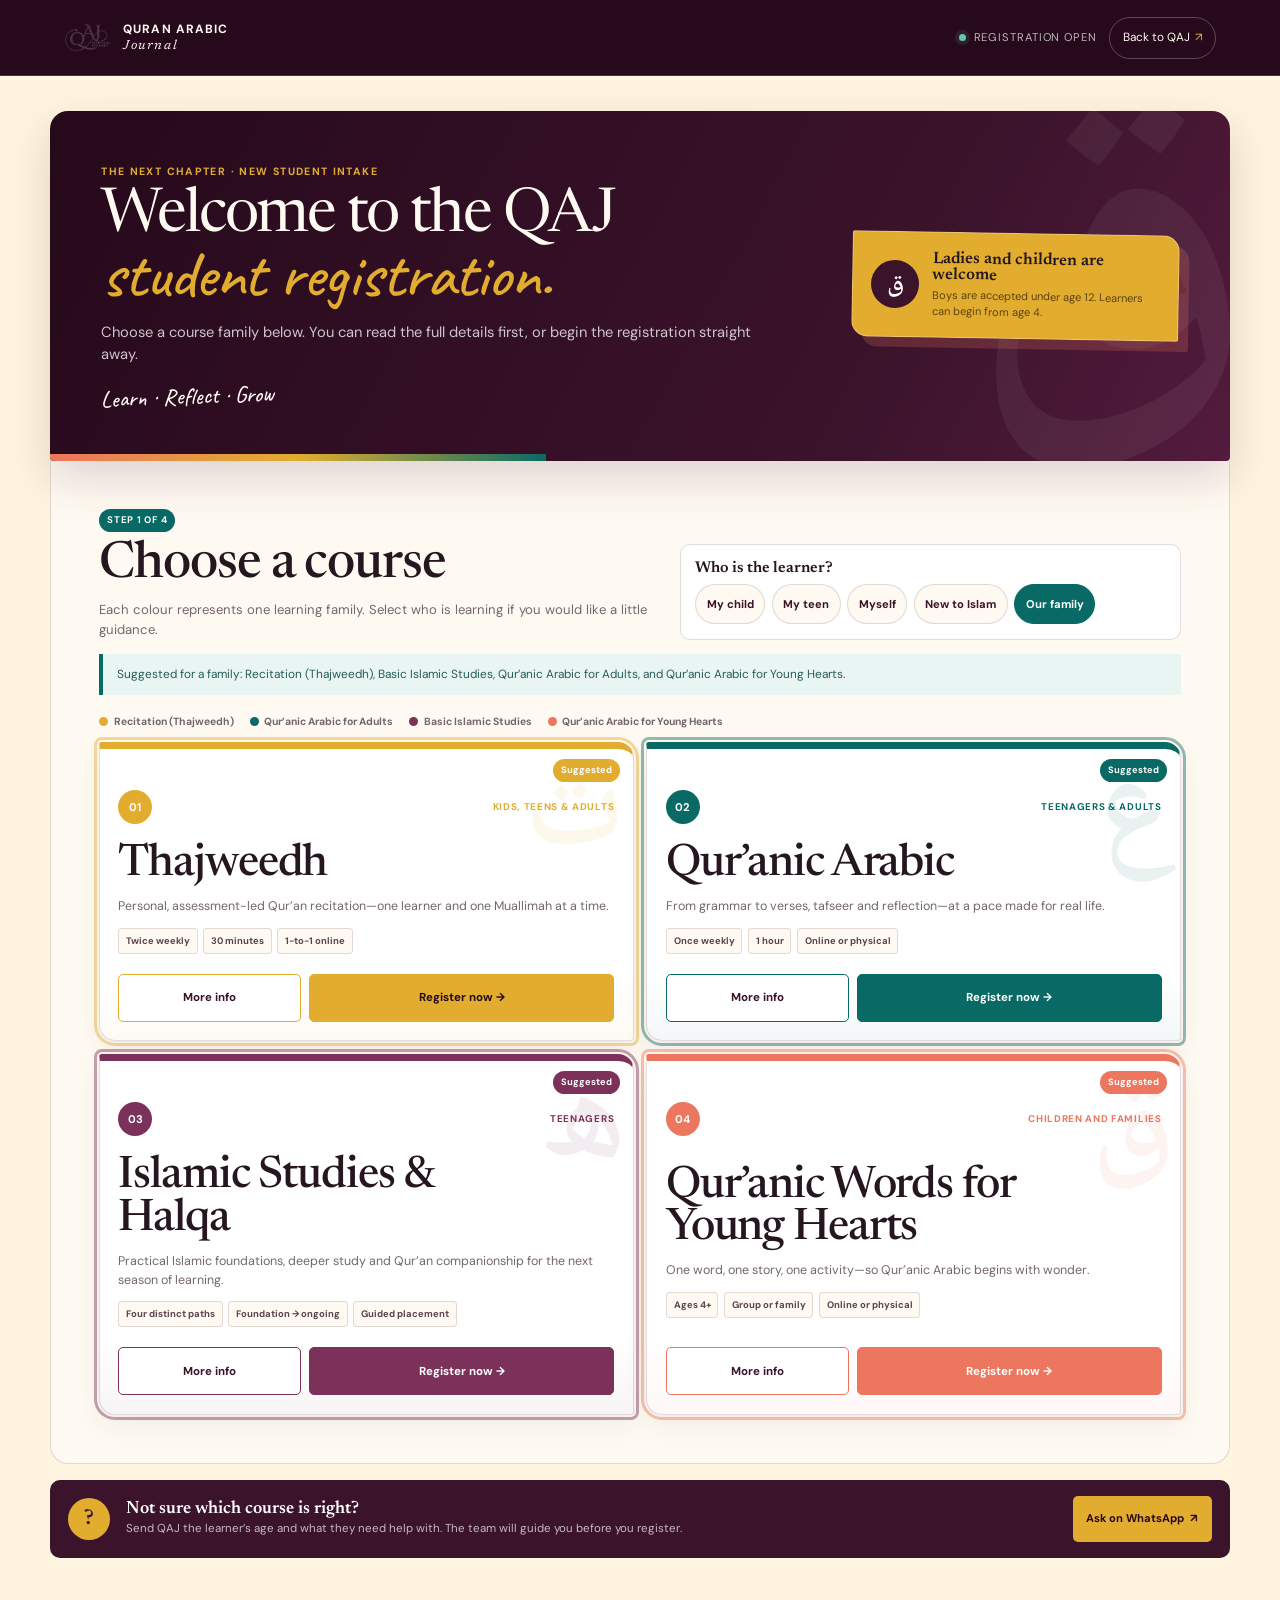
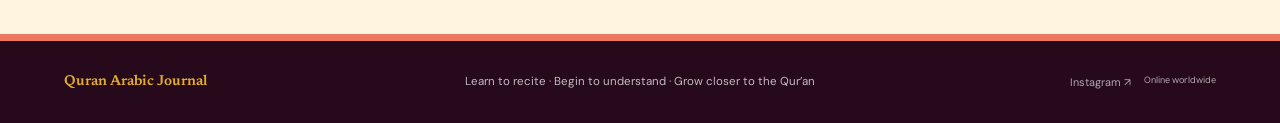
<file: intake-editor/runtime/PRE_MOBILE_SUBMIT_FIX_v6.html>
<html lang="en"><head>
  <meta charset="utf-8">
  <meta name="viewport" content="width=device-width, initial-scale=1, viewport-fit=cover">
  <meta name="theme-color" content="#3b132b">
  <meta name="description" content="Find the right Quran Arabic Journal learning path and complete the QAJ student intake.">
  <title>QAJ Student Registration</title>
  <link rel="icon" href="./favicon.svg" type="image/svg+xml">
  <link rel="preconnect" href="https://fonts.googleapis.com">
  <link rel="preconnect" href="https://fonts.gstatic.com" crossorigin="">
  <link href="https://fonts.googleapis.com/css2?family=Caveat:wght@500;600&amp;family=DM+Sans:wght@400;500;600;700&amp;family=Newsreader:opsz,wght@6..72,400;6..72,500;6..72,600&amp;family=Noto+Naskh+Arabic:wght@500;600&amp;display=swap" rel="stylesheet">
  <style>
:root {
  --ink: #25161f;
  --plum: #3b132b;
  --plum-dark: #26091b;
  --berry: #7b315a;
  --coral: #ed765e;
  --saffron: #e2ad2f;
  --teal: #096a65;
  --paper: #fff4df;
  --paper-soft: #fffaf1;
  --white: #fffaf1;
  --muted: #74666e;
  --line: rgba(69, 21, 47, .15);
  --serif: "Newsreader", Georgia, serif;
  --sans: "DM Sans", system-ui, -apple-system, sans-serif;
  --arabic: "Noto Naskh Arabic", serif;
  --shadow: 0 24px 70px rgba(42, 11, 29, .2);
}

* { box-sizing: border-box; }
html { width: 100%; overflow-x: clip; scroll-behavior: smooth; }
body { min-width: 320px; margin: 0; overflow-x: clip; color: var(--ink); background: var(--paper); font: 16px/1.5 var(--sans); }
body.dialog-open { overflow: hidden; }
button, input, select, textarea { font: inherit; }
button, a { -webkit-tap-highlight-color: transparent; }
button { color: inherit; }
a { color: inherit; text-decoration: none; }
img { display: block; max-width: 100%; }
[hidden] { display: none !important; }
.sr-only { position: absolute; width: 1px; height: 1px; margin: -1px; padding: 0; overflow: hidden; clip: rect(0,0,0,0); white-space: nowrap; border: 0; }
.skip-link { position: fixed; z-index: 1000; top: -6rem; left: 1rem; padding: .75rem 1rem; color: white; background: var(--teal); }
.skip-link:focus { top: 1rem; }

.site-header {
  min-height: 76px;
  display: flex;
  align-items: center;
  justify-content: space-between;
  gap: 1rem;
  padding: .75rem clamp(1rem, 5vw, 4rem);
  color: #fffaf1;
  background: var(--plum-dark);
  border-bottom: 1px solid rgba(255,250,241,.16);
}
.brand { min-width: 0; display: flex; align-items: center; gap: .7rem; }
.brand-logo { width: 48px; height: 42px; flex: 0 0 auto; object-fit: contain; filter: brightness(0) invert(1); }
.brand-mark { position: relative; flex: 0 0 auto; width: 34px; height: 29px; }
.brand-mark::before, .brand-mark::after { content: ""; position: absolute; top: 2px; width: 17px; height: 24px; border: 1.5px solid var(--saffron); }
.brand-mark::before { left: 0; border-radius: 10px 1px 1px 10px; transform: skewY(8deg); }
.brand-mark::after { right: 0; border-radius: 1px 10px 10px 1px; transform: skewY(-8deg); }
.brand-mark i { position: absolute; z-index: 2; left: 16.5px; top: 4px; width: 1px; height: 23px; background: var(--saffron); }
.brand-name { min-width: 0; display: grid; line-height: 1; }
.brand-name strong { color: #fffaf1; font: 700 .75rem/1 var(--sans); letter-spacing: .09em; text-transform: uppercase; white-space: nowrap; }
.brand-name em { margin-top: .22rem; color: #fffaf1; font: 400 italic .82rem/1 var(--serif); letter-spacing: .12em; }
.header-actions { display: flex; align-items: center; gap: .75rem; }
.intake-status { display: inline-flex; align-items: center; gap: .45rem; color: rgba(255,255,255,.7); font-size: .7rem; letter-spacing: .08em; text-transform: uppercase; }
.intake-status i { width: 7px; height: 7px; background: #66c7aa; border-radius: 50%; box-shadow: 0 0 0 4px rgba(102,199,170,.12); }
.back-link { min-height: 42px; display: inline-flex; align-items: center; gap: .35rem; padding: .55rem .8rem; border: 1px solid rgba(255,255,255,.25); border-radius: 999px; font-size: .74rem; }
.back-link span { color: var(--saffron); }

.page-main { width: min(1180px, calc(100% - 2rem)); margin: 0 auto; padding: clamp(1.25rem,3vw,2.2rem) 0 clamp(3rem,6vw,5rem); }
.welcome { position: relative; isolation: isolate; min-height: 350px; display: grid; grid-template-columns: minmax(0,1.5fr) minmax(290px,.7fr); gap: clamp(1.5rem,4vw,4rem); align-items: center; padding: clamp(1.75rem,4vw,3.5rem); overflow: hidden; color: #fffaf1; background: linear-gradient(118deg,var(--plum-dark) 0%,var(--plum) 70%,#531b3d 100%); border-radius: 18px 18px 4px 4px; box-shadow: 0 18px 45px rgba(59,19,43,.16); }
.welcome::before { content: "ق"; position: absolute; z-index: -1; right: -1rem; top: -5rem; color: rgba(255,250,241,.055); font: 600 clamp(18rem,35vw,31rem)/1 var(--arabic); transform: rotate(-5deg); }
.welcome::after { content: ""; position: absolute; z-index: -1; left: 0; bottom: 0; width: 42%; height: 7px; background: linear-gradient(90deg,var(--coral),var(--saffron),var(--teal)); }
.welcome-copy { position: relative; z-index: 1; }
.eyebrow { margin: 0 0 .55rem; color: var(--berry); font-size: .66rem; font-weight: 700; letter-spacing: .13em; text-transform: uppercase; }
.welcome .eyebrow { color: var(--saffron); }
.welcome h1 { max-width: 760px; margin: 0; font: 400 clamp(2.8rem,4.8vw,4.6rem)/.92 var(--serif); letter-spacing: -.035em; }
.welcome h1 em { color: var(--saffron); font: 500 clamp(3rem,5.2vw,5rem)/.9 "Caveat", cursive; letter-spacing: -.015em; }
.welcome-copy > p:not(.eyebrow) { max-width: 670px; margin: 1rem 0 0; color: rgba(255,255,255,.76); font-size: .92rem; }
.welcome-signature { display: inline-block; margin-top: 1.25rem; color: #fffaf1; font: 500 1.45rem/1 "Caveat", cursive; transform: rotate(-2deg); }
.welcome-note { position: relative; z-index: 1; display: grid; grid-template-columns: auto 1fr; gap: .8rem; align-items: center; padding: 1.15rem; color: var(--ink); background: var(--saffron); border: 1px solid rgba(255,250,241,.35); border-radius: 2px 16px 2px 16px; box-shadow: 10px 10px 0 rgba(237,118,94,.22); transform: rotate(1deg); }
.note-mark { width: 48px; height: 48px; display: grid; place-items: center; color: white; background: var(--plum); border-radius: 50%; font: 600 1.65rem var(--arabic); }
.welcome-note strong { display: block; font: 600 1.04rem var(--serif); }
.welcome-note p { margin: .2rem 0 0; color: #5b4212; font-size: .69rem; line-height: 1.45; }

.programme-section { padding: clamp(1.4rem,4vw,3rem); background: var(--paper-soft); border: 1px solid var(--line); border-top: 0; border-radius: 0 0 18px 18px; }
.course-heading { display: grid; grid-template-columns: minmax(0,1fr) minmax(310px,.9fr); gap: 1.5rem; align-items: end; }
.step-chip { display: inline-flex; margin-bottom: .55rem; padding: .25rem .5rem; color: white; background: var(--teal); border-radius: 999px; font-size: .6rem; font-weight: 700; letter-spacing: .08em; text-transform: uppercase; }
.course-heading h2 { margin: 0; font: 500 clamp(2.1rem,4vw,3.6rem)/1 var(--serif); letter-spacing: -.02em; }
.course-heading > div:first-child > p { max-width: 600px; margin: .55rem 0 0; color: var(--muted); font-size: .82rem; }
.audience-guide { padding: .9rem; background: white; border: 1px solid var(--line); border-radius: 10px; }
.audience-guide > strong { display: block; margin-bottom: .55rem; font: 600 .98rem var(--serif); }
.audience-choices { display: flex; flex-wrap: wrap; gap: .4rem; }
.audience-choices button { min-height: 40px; padding: .48rem .66rem; color: var(--plum); background: var(--paper-soft); border: 1px solid var(--line); border-radius: 999px; font-size: .7rem; font-weight: 700; cursor: pointer; }
.audience-choices button:hover, .audience-choices button[aria-pressed="true"] { color: white; background: var(--teal); border-color: var(--teal); }
.audience-result { margin: .9rem 0 0; padding: .72rem .85rem; color: #295d58; background: #e8f5f2; border-left: 4px solid var(--teal); font-size: .74rem; }
.colour-key { display: flex; flex-wrap: wrap; gap: .5rem 1rem; margin: 1.2rem 0 .75rem; color: var(--muted); font-size: .65rem; font-weight: 700; }
.colour-key span { display: inline-flex; align-items: center; gap: .35rem; }
.colour-key i { width: 9px; height: 9px; border-radius: 50%; }
.colour-key .saffron { background: var(--saffron); }
.colour-key .teal { background: var(--teal); }
.colour-key .berry { background: var(--berry); }
.colour-key .coral { background: var(--coral); }

.programme-grid { display: grid; grid-template-columns: repeat(2,minmax(0,1fr)); gap: .8rem; }
.programme-door { --accent: var(--berry); position: relative; min-width: 0; min-height: 292px; display: grid; grid-template-rows: auto 1fr auto; padding: 1.15rem; overflow: hidden; background: linear-gradient(180deg,#fff 0%,#fff 78%,color-mix(in srgb,var(--accent) 5%,#fff) 100%); border: 1px solid var(--line); border-top: 7px solid var(--accent); border-radius: 3px 16px 3px 16px; box-shadow: 0 9px 24px rgba(59,19,43,.07); transition: transform .2s ease, box-shadow .2s ease, opacity .2s ease; }
.programme-door[data-theme="saffron"] { --accent: var(--saffron); }
.programme-door[data-theme="teal"] { --accent: var(--teal); }
.programme-door[data-theme="berry"] { --accent: var(--berry); }
.programme-door[data-theme="coral"] { --accent: var(--coral); }
.programme-door::after { content: attr(data-glyph); position: absolute; right: .4rem; top: .2rem; color: color-mix(in srgb, var(--accent) 9%, transparent); font: 600 8rem/1 var(--arabic); pointer-events: none; }
.programme-door:hover { transform: translateY(-3px); box-shadow: 0 15px 35px rgba(69,21,47,.11); }
.programme-door.recommended { outline: 3px solid color-mix(in srgb,var(--accent) 45%,transparent); outline-offset: 2px; }
.programme-door.not-recommended { opacity: .48; }
.recommend-badge { position: absolute; z-index: 2; right: .8rem; top: .65rem; display: none; padding: .28rem .5rem; color: white; background: var(--accent); border-radius: 999px; font-size: .58rem; font-weight: 700; }
.programme-door.recommended .recommend-badge { display: block; }
.door-top { position: relative; z-index: 1; display: flex; align-items: center; justify-content: space-between; gap: 1rem; }
.programme-door.recommended .door-top { padding-top: 1.45rem; }
.door-no { width: 34px; height: 34px; display: grid; place-items: center; color: white; background: var(--accent); border-radius: 50%; font: 700 .7rem var(--sans); }
.door-audience { max-width: 72%; color: var(--accent); font-size: .61rem; font-weight: 700; letter-spacing: .07em; text-align: right; text-transform: uppercase; }
.door-copy { position: relative; z-index: 1; align-self: center; padding: 1.25rem 0; }
.door-copy h3 { max-width: 82%; margin: 0; font: 500 clamp(1.85rem,3.5vw,3rem)/.95 var(--serif); letter-spacing: -.025em; }
.door-copy p { max-width: 500px; margin: .65rem 0 0; color: var(--muted); font-size: .78rem; line-height: 1.5; }
.door-facts { display: flex; flex-wrap: wrap; gap: .35rem; margin-top: .75rem; }
.door-facts span { padding: .3rem .42rem; color: #59434f; background: var(--paper-soft); border: 1px solid var(--line); border-radius: 4px; font-size: .59rem; font-weight: 700; }
.door-actions { position: relative; z-index: 1; display: grid; grid-template-columns: .75fr 1.25fr; gap: .5rem; }
.door-actions button { min-height: 48px; padding: .65rem .75rem; border-radius: 5px; font-size: .72rem; font-weight: 700; cursor: pointer; }
.door-actions .text-button { color: var(--plum); background: white; border: 1px solid var(--accent); }
.door-actions .card-register { color: white; background: var(--accent); border: 1px solid var(--accent); }
.programme-door[data-theme="saffron"] .card-register { color: var(--plum-dark); }

.reassurance { display: grid; grid-template-columns: auto minmax(0,1fr) auto; gap: 1rem; align-items: center; margin: 1rem 0 0; padding: 1rem 1.15rem; color: white; background: var(--plum); border-radius: 10px; }
.help-mark { width: 42px; height: 42px; display: grid; place-items: center; color: var(--plum); background: var(--saffron); border-radius: 50%; font: 600 1.35rem var(--serif); }
.reassurance strong, .reassurance span { display: block; }
.reassurance strong { font: 600 1.12rem var(--serif); }
.reassurance span { margin-top: .12rem; color: rgba(255,255,255,.7); font-size: .72rem; }
.reassurance a { min-height: 46px; display: inline-flex; align-items: center; justify-content: center; gap: .35rem; padding: .65rem .85rem; color: var(--plum-dark); background: var(--saffron); border-radius: 5px; font-size: .7rem; font-weight: 700; }
.reassurance a span { margin: 0; color: inherit; }
.site-footer { display: grid; grid-template-columns: .8fr 1.4fr .8fr; gap: 1rem; align-items: center; padding: 2rem clamp(1rem,5vw,4rem); color: #fffaf1; background: var(--plum-dark); border-top: 7px solid var(--coral); }
.site-footer > span { color: var(--saffron); font: 600 .9rem var(--serif); }
.site-footer p { margin: 0; color: rgba(255,255,255,.72); font-size: .72rem; text-align: center; }
.site-footer > div { display: flex; justify-content: flex-end; gap: .8rem; color: rgba(255,255,255,.65); font-size: .68rem; }

.intake-dialog { inset: 0; width: min(980px,calc(100% - 2rem)); height: min(860px,calc(100dvh - 2rem)); max-width: none; max-height: none; margin: auto; padding: 0; overflow: hidden; color: var(--ink); background: var(--paper); border: 0; border-radius: 14px; box-shadow: var(--shadow); }
.intake-dialog::backdrop { background: rgba(27,6,19,.76); backdrop-filter: blur(5px); }
.dialog-frame { height: 100%; min-height: 0; display: flex; flex-direction: column; overflow: hidden; }
.dialog-topbar { position: relative; z-index: 10; flex: 0 0 auto; min-height: 68px; display: grid; grid-template-columns: 1fr auto 1fr; align-items: center; gap: 1rem; padding: .7rem 1rem; color: white; background: var(--plum-dark); border-bottom: 3px solid var(--saffron); }
.mini-brand { justify-self: start; display: grid; gap: .06rem; }
.mini-brand span { color: #fffaf1; font: 700 .8rem/1 var(--sans); letter-spacing: .12em; }
.mini-brand i { color: rgba(255,255,255,.55); font-size: .63rem; font-style: normal; }
.dialog-topbar > div { min-width: 0; display: grid; justify-items: center; }
.dialog-kicker { color: var(--saffron); font-size: .56rem; font-weight: 700; letter-spacing: .11em; text-transform: uppercase; }
.dialog-topbar strong { max-width: 420px; overflow: hidden; text-overflow: ellipsis; white-space: nowrap; font: 500 1.05rem var(--serif); }
.dialog-close { justify-self: end; width: 40px; height: 40px; display: grid; place-items: center; padding: 0; color: white; background: transparent; border: 1px solid rgba(255,255,255,.3); border-radius: 50%; font-size: 1.55rem; line-height: 1; cursor: pointer; }

.course-info { min-height: 0; flex: 1; overflow-y: auto; background: var(--paper); }
.info-hero { --info-accent: var(--saffron); position: relative; min-height: 230px; display: grid; align-content: end; padding: clamp(1.5rem,4vw,2.7rem); overflow: hidden; color: white; background: var(--plum); }
.info-hero[data-info-theme="teal"] { --info-accent: #75d2ca; }
.info-hero[data-info-theme="berry"] { --info-accent: #e19abc; }
.info-hero[data-info-theme="coral"] { --info-accent: #ffae9f; }
.info-glyph { position: absolute; right: 2%; top: -30%; color: rgba(255,255,255,.08); font: 600 clamp(10rem,26vw,18rem)/1 var(--arabic); }
.info-hero .eyebrow { position: relative; margin-bottom: .35rem; color: var(--info-accent); }
.info-hero h2 { position: relative; max-width: 760px; margin: 0; font: 500 clamp(2.5rem,5vw,4.3rem)/.92 var(--serif); letter-spacing: -.03em; }
.info-hero > p:not(.eyebrow) { position: relative; max-width: 700px; margin: .65rem 0 0; color: rgba(255,255,255,.74); font-size: .82rem; }
.info-facts { position: relative; display: flex; flex-wrap: wrap; gap: .4rem; margin-top: .8rem; }
.info-facts span { padding: .34rem .48rem; border: 1px solid rgba(255,255,255,.3); border-radius: 4px; font-size: .62rem; }
.info-body { display: grid; grid-template-columns: .8fr 1.2fr; gap: .8rem; padding: .8rem; }
.info-learn, .info-options { padding: 1.15rem; background: white; border: 1px solid var(--line); border-radius: 8px; }
.info-body .eyebrow { margin-bottom: .32rem; }
.info-body h3 { margin: 0 0 .85rem; font: 500 clamp(1.55rem,3vw,2.15rem)/1 var(--serif); }
.info-learn [data-info-points] { display: grid; gap: .6rem; }
.info-learn [data-info-points] p { display: grid; grid-template-columns: 22px 1fr; gap: .55rem; align-items: start; margin: 0; color: var(--muted); font-size: .73rem; }
.info-learn [data-info-points] span { width: 20px; height: 20px; display: grid; place-items: center; color: white; background: var(--teal); border-radius: 50%; font-size: .59rem; }
.info-option-list { display: grid; gap: .55rem; }
.info-option { min-width: 0; display: grid; grid-template-columns: minmax(0,1fr) auto; gap: .7rem; align-items: center; padding: .85rem; background: var(--paper-soft); border-left: 5px solid var(--option-accent,var(--berry)); border-radius: 4px; }
.info-option > div { min-width: 0; }
.info-option small, .info-option strong, .info-option em { display: block; }
.info-option small { color: var(--option-accent,var(--berry)); font-size: .58rem; font-weight: 700; letter-spacing: .07em; text-transform: uppercase; }
.info-option strong { margin: .15rem 0 .25rem; font: 600 1.05rem/1.08 var(--serif); }
.info-option p { margin: 0; color: var(--muted); font-size: .66rem; line-height: 1.4; }
.info-option em { margin-top: .35rem; font-size: .59rem; font-style: normal; font-weight: 700; }
.info-option button { min-height: 42px; padding: .55rem .68rem; color: white; background: var(--plum); border: 0; border-radius: 4px; font-size: .66rem; font-weight: 700; cursor: pointer; }

.dialog-actions, .step-actions { position: sticky; z-index: 8; bottom: 0; display: flex; justify-content: space-between; gap: .6rem; padding: .75rem 1rem calc(.75rem + env(safe-area-inset-bottom)); background: rgba(246,240,231,.96); border-top: 1px solid var(--line); backdrop-filter: blur(10px); }
.button { min-height: 48px; display: inline-flex; align-items: center; justify-content: center; gap: .4rem; padding: .68rem 1rem; border-radius: 5px; font-size: .75rem; font-weight: 700; cursor: pointer; }
.button.primary { color: white; background: var(--plum); border: 1px solid var(--plum); }
.button.secondary { color: var(--plum); background: white; border: 1px solid var(--line); }
.button:hover { transform: translateY(-1px); }
.button:focus-visible, .dialog-close:focus-visible, .door-actions button:focus-visible, .back-link:focus-visible, .audience-choices button:focus-visible, .info-option button:focus-visible { outline: 3px solid rgba(22,133,126,.35); outline-offset: 3px; }

.registration-form { flex: 1; min-height: 0; overflow: hidden; }
.form-shell { height: 100%; min-height: 0; display: block; }
.form-rail { display: none; }
.form-main { min-width: 0; height: 100%; overflow-y: auto; background: var(--paper); }
.form-progress { position: sticky; z-index: 7; top: 0; padding: .72rem clamp(.85rem,3vw,1.5rem); background: rgba(255,253,249,.97); border-bottom: 1px solid var(--line); backdrop-filter: blur(10px); }
.form-progress ol { display: grid; grid-template-columns: repeat(4,minmax(0,1fr)); margin: 0; padding: 0; list-style: none; }
.form-progress li { position: relative; min-width: 0; display: grid; grid-template-columns: 28px minmax(0,1fr); align-items: center; gap: .38rem; color: #998b92; font-size: .68rem; }
.form-progress li:not(:last-child)::after { content: ""; position: absolute; z-index: 0; left: 28px; right: 0; top: 13px; height: 1px; background: var(--line); }
.form-progress li span { position: relative; z-index: 1; width: 28px; height: 28px; display: grid; place-items: center; background: #eee6de; border-radius: 50%; font-weight: 700; }
.form-progress li b { position: relative; z-index: 1; width: fit-content; padding-right: .35rem; background: var(--white); font-weight: 600; }
.form-progress li.active { color: var(--plum); }
.form-progress li.active span { color: white; background: var(--plum); }
.form-progress li.complete { color: var(--teal); }
.form-progress li.complete span { color: white; background: var(--teal); font-size: 0; }
.form-progress li.complete span::before { content: "✓"; font-size: .76rem; }
.form-status { margin: .85rem clamp(.85rem,4vw,2.2rem) 0; padding: .75rem .85rem; color: #802b20; background: #fff0ec; border-left: 5px solid var(--coral); font-size: .76rem; }
.form-step { max-width: 840px; margin: 0 auto; padding: clamp(1.15rem,3vw,2rem) clamp(.85rem,4vw,2.2rem) 0; }
.step-head { margin-bottom: 1.1rem; }
.step-head .eyebrow span { color: var(--teal); }
.step-head h2 { max-width: 720px; margin: 0 0 .4rem; font: 500 clamp(2rem,4vw,3.2rem)/.98 var(--serif); letter-spacing: -.025em; }
.step-head > p:last-child { max-width: 660px; margin: 0; color: var(--muted); font-size: .78rem; }
.step-head b { color: var(--coral); }
.course-fieldset { min-width: 0; margin: 0; padding: 0; border: 0; }
.course-options { display: grid; grid-template-columns: repeat(2,minmax(0,1fr)); gap: .6rem; }
.course-choice { --accent: var(--berry); position: relative; min-width: 0; display: grid; grid-template-columns: auto minmax(0,1fr); gap: .7rem; padding: .85rem; background: white; border: 1px solid var(--line); border-left: 5px solid var(--accent); border-radius: 6px; cursor: pointer; }
.course-choice input { position: absolute; opacity: 0; }
.choice-check { width: 20px; height: 20px; margin-top: .05rem; border: 1.5px solid var(--accent); border-radius: 50%; }
.course-choice > span:last-child { min-width: 0; }
.course-choice small, .course-choice strong, .course-choice em { display: block; }
.course-choice small { color: var(--accent); font-size: .57rem; font-weight: 700; letter-spacing: .07em; text-transform: uppercase; }
.course-choice strong { margin: .17rem 0 .26rem; font: 600 1.08rem/1.08 var(--serif); }
.course-choice p { margin: 0; color: var(--muted); font-size: .65rem; line-height: 1.4; }
.course-choice em { margin-top: .35rem; font-size: .59rem; font-style: normal; font-weight: 700; }
.course-choice:has(input:checked) { color: white; background: var(--accent); border-color: var(--accent); box-shadow: 0 8px 22px color-mix(in srgb,var(--accent) 18%,transparent); }
.course-choice:has(input:checked) small, .course-choice:has(input:checked) p, .course-choice:has(input:checked) em { color: rgba(255,255,255,.78); }
.course-choice:has(input:checked) .choice-check { background: var(--saffron); border-color: var(--saffron); box-shadow: inset 0 0 0 4px var(--accent); }
.course-choice:has(input:focus-visible) { outline: 3px solid rgba(22,133,126,.3); outline-offset: 3px; }

.form-section, .question-block { position: relative; margin-bottom: .75rem; padding: 1rem; background: white; border: 1px solid var(--line); border-radius: 7px; }
.form-section::before { content: ""; position: absolute; inset: 0 auto 0 0; width: 5px; background: var(--edge); border-radius: 7px 0 0 7px; }
.coral-edge { --edge: var(--coral); }
.teal-edge { --edge: var(--teal); }
.saffron-edge { --edge: var(--saffron); }
.section-number { position: absolute; right: .9rem; top: .7rem; color: var(--edge); font: 600 1rem var(--serif); }
.form-section h3 { margin: 0; font: 600 1.35rem var(--serif); }
.section-intro { margin: .15rem 0 .8rem; color: var(--muted); font-size: .66rem; }
.field-grid { display: grid; gap: .75rem; }
.field-grid.two { grid-template-columns: repeat(2,minmax(0,1fr)); }
.field.wide { grid-column: 1/-1; }
.field { position: relative; display: grid; gap: .32rem; min-width: 0; }
.field > span, .question-label { color: #553f4a; font-size: .73rem; font-weight: 700; }
.field > span i { color: var(--muted); font-size: .63rem; font-weight: 400; }
.field input, .field select, .field textarea, .time-cell input { width: 100%; min-width: 0; min-height: 48px; padding: .68rem .72rem; color: var(--ink); background: #fff; border: 1px solid rgba(69,21,47,.25); border-radius: 5px; outline: none; }
.field textarea { min-height: 88px; resize: vertical; }
.field input:focus, .field select:focus, .field textarea:focus, .time-cell input:focus { border-color: var(--teal); box-shadow: 0 0 0 3px rgba(22,133,126,.12); }
.field input[aria-invalid="true"], .field select[aria-invalid="true"], .field textarea[aria-invalid="true"] { border-color: #b42318; background: #fff8f6; }
.field small { color: var(--muted); font-size: .62rem; }
.copy-phone { position: absolute; right: .4rem; top: 1.65rem; padding: .3rem .42rem; color: var(--teal); background: #e7f5f2; border: 0; border-radius: 3px; font-size: .56rem; font-weight: 700; cursor: pointer; }
.conditional { margin-top: .75rem; }
.inline-fieldset { margin: 0 0 .85rem; padding: 0; border: 0; }
.inline-fieldset legend { margin-bottom: .45rem; color: #553f4a; font-size: .73rem; font-weight: 700; }
.choice-row, .option-stack, .check-grid { display: grid; grid-template-columns: repeat(2,minmax(0,1fr)); gap: .45rem; }
.choice-row { grid-template-columns: repeat(3,minmax(0,1fr)); }
.choice-row label, .option-stack label, .check-grid label { position: relative; min-width: 0; cursor: pointer; }
.choice-row input, .option-stack input, .check-grid input { position: absolute; opacity: 0; }
.choice-row label > span, .option-stack label > span, .check-grid label > span { min-height: 46px; display: flex; align-items: center; gap: .45rem; padding: .6rem .65rem; background: white; border: 1px solid var(--line); border-radius: 5px; font-size: .71rem; }
.choice-row label > span::before, .option-stack label > span::before { content: ""; flex: 0 0 auto; width: 15px; height: 15px; border: 1px solid var(--muted); border-radius: 50%; }
.check-grid label > span::before { content: ""; flex: 0 0 auto; width: 15px; height: 15px; border: 1px solid var(--muted); }
.choice-row input:checked + span, .option-stack input:checked + span, .check-grid input:checked + span { color: white; background: var(--teal); border-color: var(--teal); }
.choice-row input:checked + span::before, .option-stack input:checked + span::before, .check-grid input:checked + span::before { background: var(--saffron); border-color: var(--saffron); box-shadow: inset 0 0 0 4px var(--teal); }
.choice-row input:focus-visible + span, .option-stack input:focus-visible + span, .check-grid input:focus-visible + span { outline: 3px solid rgba(22,133,126,.26); outline-offset: 2px; }
.choice-row input:disabled + span, .option-stack input:disabled + span { opacity: .42; cursor: not-allowed; }
.question-block { display: grid; gap: .62rem; }
.question-block.invalid { border-color: #b42318; background: #fff8f6; }
.question-block > legend, .question-block > .question-label { padding: 0; font: 600 1.05rem var(--serif); }
.question-block .hint { margin: -.12rem 0 .08rem; color: var(--muted); font-size: .63rem; }
.course-question-host[data-theme="coral"] .question-block { border-left: 5px solid var(--coral); }
.course-question-host[data-theme="saffron"] .question-block { border-left: 5px solid var(--saffron); }
.course-question-host[data-theme="teal"] .question-block { border-left: 5px solid var(--teal); }
.course-question-host[data-theme="berry"] .question-block { border-left: 5px solid var(--berry); }
.notice { margin-bottom: .75rem; padding: .8rem .9rem; color: #315e5a; background: #e5f5f2; border-left: 5px solid var(--teal); font-size: .7rem; }
.notice.warning { color: #684807; background: #fff2c5; border-color: var(--saffron); }
.assessment-upload { margin-bottom: .75rem; padding: .7rem; background: #fff4cf; border: 1px solid #e3c05c; border-radius: 7px; }
.assessment-upload .question-block { margin-bottom: .55rem; border: 0 !important; }
.audio-help { display: inline-flex; width: fit-content; max-width: 100%; margin: 0 .3rem .3rem; overflow-wrap: anywhere; color: var(--berry); border-bottom: 1px solid currentColor; font-size: .66rem; font-weight: 700; }
.day-time { display: grid; gap: .6rem; }
.days { display: grid; grid-template-columns: repeat(4,minmax(0,1fr)); gap: .38rem; }
.days label { position: relative; cursor: pointer; }
.days input { position: absolute; opacity: 0; }
.days span { min-height: 40px; display: grid; place-items: center; padding: .38rem; color: var(--muted); background: white; border: 1px solid var(--line); border-radius: 4px; font-size: .62rem; }
.days input:checked + span { color: white; background: var(--berry); border-color: var(--berry); }
.time-grid { display: grid; grid-template-columns: 1fr 1fr; gap: .5rem; }
.time-cell { display: grid; gap: .25rem; }
.time-cell span { color: var(--muted); font-size: .59rem; font-weight: 700; text-transform: uppercase; }
.summary-card { display: grid; grid-template-columns: minmax(0,1fr) auto; gap: .7rem; align-items: center; margin-bottom: .75rem; padding: 1rem; color: white; background: var(--plum); border-radius: 7px; }
.summary-card small { color: var(--saffron); font-size: .57rem; font-weight: 700; letter-spacing: .08em; text-transform: uppercase; }
.summary-card strong { display: block; margin: .2rem 0 .08rem; font: 600 1.35rem var(--serif); }
.summary-card p { margin: 0; color: rgba(255,255,255,.68); font-size: .65rem; }
.summary-card button { color: var(--saffron); background: transparent; border: 0; border-bottom: 1px solid currentColor; font-size: .62rem; cursor: pointer; }
.payment-card { display: grid; grid-template-columns: 1fr; gap: .75rem; margin-bottom: .75rem; padding: 1rem; background: #fff0b3; border: 1px solid #dbb33a; border-radius: 7px; }
.payment-card small, .payment-card strong, .payment-card span { display: block; }
.payment-card small { color: #765812; font-size: .57rem; font-weight: 700; letter-spacing: .07em; text-transform: uppercase; }
.payment-card strong { margin: .12rem 0; font: 600 1.4rem var(--serif); }
.payment-card span { color: #6b511d; font-size: .66rem; }
.payment-account { padding: .8rem; color: white; background: var(--teal); border-radius: 6px; }
.payment-account small, .payment-account span { color: rgba(255,255,255,.75); }
.payment-account strong { color: white; font: 700 1.3rem var(--sans); letter-spacing: .04em; }
.payment-card dl { display: grid; grid-template-columns: repeat(2,minmax(0,1fr)); gap: .5rem; margin: 0; }
.payment-card dl div { min-width: 0; padding: .62rem .68rem; background: rgba(255,255,255,.72); border: 1px solid rgba(69,21,47,.12); border-radius: 5px; }
.payment-card dl div.wide { grid-column: 1/-1; }
.payment-card dt { color: #755b24; font-size: .57rem; text-transform: uppercase; }
.payment-card dd { margin: .1rem 0 0; overflow-wrap: anywhere; font-size: .75rem; font-weight: 700; }
.upload-card { min-height: 112px; display: grid; grid-template-columns: auto 1fr; align-content: center; gap: .7rem; margin-bottom: .75rem; padding: 1rem; background: white; border: 2px dashed var(--coral); border-radius: 7px; cursor: pointer; }
.upload-card input { position: absolute; opacity: 0; }
.upload-icon { width: 44px; height: 44px; display: grid; place-items: center; color: white; background: var(--coral); border-radius: 50%; font-size: 1.1rem; }
.upload-card > span:last-child { min-width: 0; display: grid; }
.upload-card b { width: fit-content; margin-bottom: .12rem; padding: .17rem .3rem; color: white; background: var(--coral); border-radius: 3px; font-size: .52rem; letter-spacing: .06em; text-transform: uppercase; }
.upload-card strong { font: 600 1.05rem var(--serif); }
.upload-card small { overflow-wrap: anywhere; color: var(--muted); font-size: .62rem; }
.upload-card.has-file { border-color: var(--teal); border-style: solid; }
.confirmations { display: grid; gap: .45rem; margin: .75rem 0; }
.confirmations label { display: grid; grid-template-columns: 20px 1fr; gap: .55rem; align-items: start; padding: .72rem; background: white; border: 1px solid var(--line); border-radius: 6px; font-size: .68rem; cursor: pointer; }
.confirmations input { width: 17px; height: 17px; accent-color: var(--teal); }
.confirmations small { color: var(--muted); }
.preview-note { display: grid; grid-template-columns: auto 1fr; gap: .55rem; padding: .72rem; color: #315e5a; background: #e5f5f2; border-radius: 6px; font-size: .66rem; }
.preview-note strong { color: var(--teal); }
.form-step .step-actions { margin: 1.2rem clamp(-2.2rem,-4vw,-.85rem) 0; }
.step-actions.first { margin-top: 1.2rem; }
.success { flex: 1; overflow-y: auto; padding: clamp(2.3rem,7vw,5rem) 1.2rem; text-align: center; background: var(--paper); }
.success-mark { width: 58px; height: 58px; display: grid; place-items: center; margin: 0 auto .8rem; color: white; background: var(--teal); border-radius: 50%; font-size: 1.5rem; }
.success .eyebrow { color: var(--teal); }
.success h2 { max-width: 680px; margin: 0 auto .7rem; font: 500 clamp(2.4rem,6vw,4.5rem)/.95 var(--serif); }
.success .dua { margin: 1.1rem 0 .15rem; color: var(--berry); font: 500 clamp(2.5rem,7vw,4rem)/1 var(--arabic); }
.success > span:not(.success-mark) { color: var(--muted); font-size: .7rem; }
.success > p:not(.eyebrow):not(.dua) { max-width: 500px; margin: .85rem auto; color: var(--muted); font-size: .76rem; }
.success-actions { display: flex; justify-content: center; gap: .55rem; margin-top: 1.1rem; }

@media (max-width: 820px) {
  .welcome, .course-heading { grid-template-columns: 1fr; }
  .welcome { gap: 1.2rem; }
  .welcome-note { max-width: 520px; }
  .site-footer { grid-template-columns: 1fr; text-align: center; }
  .site-footer > div { justify-content: center; }
  .info-body { grid-template-columns: 1fr; }
}

@media (max-width: 680px) {
  html { font-size: 18px; }
  .site-header { min-height: 66px; padding: .68rem .85rem; }
  .brand-logo { width: 42px; height: 37px; }
  .brand-name strong { font-size: .66rem; }
  .brand-name em { font-size: .72rem; }
  .intake-status { display: none; }
  .back-link { min-height: 40px; padding: .48rem .62rem; font-size: .65rem; }
  .page-main { width: min(100% - 1rem,1180px); padding-top: .5rem; }
  .welcome { min-height: 0; padding: 1.35rem 1.2rem 1.7rem; border-radius: 12px 12px 0 0; }
  .welcome h1 { font-size: clamp(2.5rem,12vw,3.8rem); }
  .welcome-copy > p:not(.eyebrow) { font-size: .79rem; }
  .welcome-note { max-width: calc(100% - .5rem); padding: .9rem; box-shadow: 7px 7px 0 rgba(237,118,94,.22); }
  .note-mark { width: 42px; height: 42px; }
  .programme-section { padding: 1rem; border-radius: 0 0 12px 12px; }
  .course-heading { gap: 1rem; }
  .course-heading h2 { font-size: 2.25rem; }
  .audience-guide { padding: .75rem; }
  .audience-choices { display: grid; grid-template-columns: repeat(2,minmax(0,1fr)); }
  .audience-choices button:last-child { grid-column: 1/-1; }
  .colour-key { display: grid; grid-template-columns: repeat(2,minmax(0,1fr)); }
  .programme-grid { grid-template-columns: 1fr; }
  .programme-door { min-height: 285px; padding: 1rem; }
  .door-copy h3 { font-size: 2.2rem; }
  .door-actions { grid-template-columns: .78fr 1.22fr; }
  .reassurance { grid-template-columns: auto 1fr; padding: .9rem; }
  .reassurance a { grid-column: 1/-1; }
  .site-footer { padding: 1.7rem 1rem; }

  .intake-dialog { inset: 0; width: 100%; height: 100dvh; margin: 0; border-radius: 0; }
  .dialog-topbar { min-height: 64px; grid-template-columns: auto minmax(0,1fr) auto; padding: .62rem .75rem; }
  .mini-brand i { display: none; }
  .dialog-topbar > div { justify-items: start; }
  .dialog-topbar strong { max-width: 52vw; font-size: .92rem; }
  .dialog-close { width: 38px; height: 38px; }
  .info-hero { min-height: 220px; padding: 1.25rem .9rem; }
  .info-hero h2 { max-width: 90%; font-size: 2.65rem; }
  .info-hero > p:not(.eyebrow) { font-size: .74rem; }
  .info-glyph { font-size: 10rem; }
  .info-body { padding: .55rem; }
  .info-learn, .info-options { padding: .9rem; }
  .info-option { grid-template-columns: 1fr; }
  .info-option button { width: 100%; }
  .dialog-actions { padding: .65rem .72rem calc(.65rem + env(safe-area-inset-bottom)); }
  .dialog-actions .button { flex: 1; padding-inline: .4rem; }
  .form-progress { padding: .58rem .7rem; }
  .form-progress li { grid-template-columns: 25px minmax(0,1fr); gap: .25rem; }
  .form-progress li span { width: 25px; height: 25px; }
  .form-progress li:not(:last-child)::after { left: 25px; top: 12px; }
  .form-progress li b { font-size: .58rem; }
  .form-status { margin-left: .7rem; margin-right: .7rem; }
  .form-step { padding: 1rem .7rem 0; }
  .step-head h2 { font-size: 2.3rem; }
  .course-options, .field-grid.two, .choice-row, .option-stack, .check-grid, .payment-card { grid-template-columns: 1fr; }
  .field.wide { grid-column: auto; }
  .form-section, .question-block { padding: .85rem; }
  .days { grid-template-columns: repeat(2,minmax(0,1fr)); }
  .summary-card { grid-template-columns: 1fr; }
  .summary-card button { justify-self: start; }
  .payment-card dl { grid-template-columns: 1fr 1fr; }
  .form-step .step-actions { margin-left: -.7rem; margin-right: -.7rem; }
  .step-actions { padding: .65rem .7rem calc(.65rem + env(safe-area-inset-bottom)); }
  .step-actions .button { flex: 1; padding-inline: .4rem; }
  .success { padding-bottom: calc(2.3rem + env(safe-area-inset-bottom)); }
  .success-actions { flex-direction: column; }
}

@media (max-width: 410px) {
  .form-progress li { grid-template-columns: 25px; justify-content: center; text-align: center; }
  .form-progress li b { margin-top: .16rem; padding: 0; font-size: .52rem; }
  .form-progress li:not(:last-child)::after { left: calc(50% + 12px); right: calc(-50% + 12px); }
  .time-grid, .upload-card { grid-template-columns: 1fr; }
  .door-audience { font-size: .54rem; }
}

@media (prefers-reduced-motion: reduce) {
  *, *::before, *::after { scroll-behavior: auto !important; transition-duration: .01ms !important; }
}

</style>
  <script>
document.addEventListener("DOMContentLoaded", () => {
"use strict";

const COURSE_GROUPS = [
  {
    name: "Young Hearts", theme: "coral", courses: [
      {id: "quranic-words-young-hearts", title: "Qur’anic Words for Young Hearts", audience: "Early Qur’an learners", level: "Beginner", format: "Once weekly · group", fee: "Online: Local LKR 2,500 · International LKR 4,000 · Physical: Family LKR 5,000 · Non-family LKR 3,000", location: "Online or physical", description: "One Qur’anic word each class, opened through stories, crafts and the QAJ Young Hearts book.", learn: ["One Qur’anic word in every class", "Stories and guided discussion", "Crafts and hands-on learning", "A warm first relationship with Qur’anic meaning"]}
    ]
  },
  {
    name: "Recitation", theme: "saffron", courses: [
      {id: "thajweedh", title: "Thajweedh", audience: "Kids, teens and adults", level: "Assessment-led", format: "Twice weekly · 30 mins · 1-to-1", fee: "Kids/teens: Local LKR 2,500 · International LKR 4,000 · Adults: Local LKR 3,000 · International LKR 5,000", location: "Online", description: "A personalised one-to-one recitation path, beginning at the learner’s actual level and progressing without pressure.", learn: ["Thibyan Books 1 and 2 for letters and fluency", "Progress into Al-Baqarah recitation", "Thajweedh rules introduced gradually", "A personal syllabus after a short assessment"]}
    ]
  },
  {
    name: "Qur’anic Arabic", theme: "teal", courses: [
      {id: "quranic-arabic-teenagers", title: "Qur’anic Arabic for Teenagers", audience: "Teen girls", level: "Teen pathway", format: "Once weekly · 1 hour · group", fee: "", location: "Online or physical", description: "The full QAJ Arabic pathway shaped for teen girls, with real Qur’anic examples and room for reflection.", learn: ["Arabic grammar from the foundations", "Al-Fatihah and 40 Rabbana duas", "Selected ayahs with grammar and tafseer", "A mature, safe learning rhythm"]},
      {id: "quranic-arabic-adults", title: "Qur’anic Arabic for Adults", audience: "Adult sisters", level: "Adult pathway", format: "Once weekly · 1 hour · group", fee: "Online: Local LKR 2,500 · International LKR 4,000 · Physical LKR 3,500", location: "Online or physical", description: "A calm adult pathway into Qur’anic Arabic through grammar, translation, tafseer and reflection.", learn: ["Arabic grammar from the foundations", "Word-by-word Qur’anic understanding", "Selected ayahs and tafseer", "Al-Baqarah journaling at advanced level"]}
    ]
  },
  {
    name: "Islamic Studies & Halqa", theme: "berry", courses: [
      {id: "basic-islamic-studies", title: "Basic Islamic Studies", audience: "Kids and teens after Thajweedh", level: "One-year foundation", format: "Once weekly · 1 hour · group", fee: "Sri Lanka LKR 3,000 · abroad LKR 5,000", location: "Online or physical", description: "A practical one-year journey into Islamic character, worship and daily life after Thajweedh.", learn: ["Daily duas, hadeeth and good manners", "Stories of the Prophets and Seerah", "Basic fiqh and the 99 Names of Allah", "An end-of-year appreciation gathering"]},
      {id: "intermediary-islamic-studies", title: "Intermediary Islamic Studies", audience: "Teen girls and ladies after foundations", level: "Intermediate", format: "Current batch confirmed by QAJ", fee: "Current fee confirmed by QAJ", location: "Current mode confirmed by QAJ", description: "A discussion-led continuation into belief, worship, adab, identity and reflective Islamic learning.", learn: ["Strengthen core beliefs and worship", "Connect Islamic manners to daily choices", "Explore selected Seerah and hadeeth themes", "Build confidence in living Islam clearly"]},
      {id: "quran-halqa", title: "Qur’an Halqa", audience: "Girls, teen girls and ladies", level: "Ongoing", format: "Current batch confirmed by QAJ", fee: "Current fee confirmed by QAJ", location: "Current mode confirmed by QAJ", description: "A guided Qur’an circle for recitation rhythm, reflection and companionship around the Book.", learn: ["Keep a consistent recitation routine", "Reflect on selected meanings gently", "Grow through Qur’an-centred companionship", "Connect learning with everyday life"]},
      {id: "quran-revert-sisters", title: "Qur’an for Revert Sisters", audience: "Revert sisters and beginners", level: "Beginner", format: "Current batch confirmed by QAJ", fee: "Current fee confirmed by QAJ", location: "Current online options confirmed by QAJ", description: "A soft, respectful beginning for recitation, essential meanings, worship foundations and belonging.", learn: ["Begin recitation gently", "Understand essential Qur’anic meanings", "Learn worship foundations without overwhelm", "Ask questions in a safe, respectful space"]}
    ]
  }
];

const COURSE_LOOKUP = new Map(COURSE_GROUPS.flatMap(group => group.courses.map(course => [course.id, {...course, group: group.name, theme: group.theme}])));

const PROGRAMMES = [
  {
    id: "thajweedh",
    name: "Thajweedh",
    theme: "saffron",
    glyph: "ت",
    audience: "Kids, teens & adults",
    number: "01",
    description: "Personal, assessment-led Qur’an recitation—one learner and one Muallimah at a time.",
    facts: ["Twice weekly", "30 minutes", "1-to-1 online"],
    points: ["Begin from letters or joined reading", "Follow Thibyan Books 1 and 2 before progressing into Al-Baqarah", "Receive a personalised syllabus after QAJ reviews the learner’s level", "Upload a short recitation when you choose ‘I know to join and read’"],
    courseIds: ["thajweedh"]
  },
  {
    id: "quranic-arabic",
    name: "Qur’anic Arabic",
    theme: "teal",
    glyph: "ع",
    audience: "Teenagers & adults",
    number: "02",
    description: "From grammar to verses, tafseer and reflection—at a pace made for real life.",
    facts: ["Once weekly", "1 hour", "Online or physical"],
    points: ["Begin with Arabic grammar applied to real Qur’anic ayahs", "Move through Al-Fatihah, 40 Rabbana duas and selected ayahs", "Continue into advanced grammar and Al-Baqarah journaling", "Choose a teenager or adult pathway"],
    courseIds: ["quranic-arabic-teenagers", "quranic-arabic-adults"]
  },
  {
    id: "islamic-studies",
    name: "Islamic Studies & Halqa",
    theme: "berry",
    glyph: "ه",
    audience: "Teenagers",
    number: "03",
    description: "Practical Islamic foundations, deeper study and Qur’an companionship for the next season of learning.",
    facts: ["Four distinct paths", "Foundation → ongoing", "Guided placement"],
    points: ["Basic Islamic Studies is a one-year path after Thajweedh", "Intermediary study continues into belief, worship, adab and identity", "Qur’an Halqa supports consistent recitation and reflection", "Revert sisters receive a gentle, foundation-first beginning"],
    courseIds: ["basic-islamic-studies", "intermediary-islamic-studies", "quran-halqa", "quran-revert-sisters"]
  },
  {
    id: "young-hearts",
    name: "Qur’anic Words for Young Hearts",
    theme: "coral",
    glyph: "ق",
    audience: "Children and families",
    number: "04",
    description: "One word, one story, one activity—so Qur’anic Arabic begins with wonder.",
    facts: ["Ages 4+", "Group or family", "Online or physical"],
    points: ["Begin with one Qur’anic word per class through stories and crafts", "Choose a kids’ group or a family learning session", "Boys are welcome under the age of 10"],
    courseIds: ["quranic-words-young-hearts"]
  }
];

const PROGRAMME_LOOKUP = new Map(PROGRAMMES.map(programme => [programme.id, programme]));
const THEME_COLORS = {saffron: "#d99b20", teal: "#198d86", berry: "#7b315a", coral: "#cc5d50"};

const AUDIENCE_GUIDES = {
  child: {programmes: ["young-hearts", "thajweedh", "islamic-studies"], copy: "Suggested for a child: Young Hearts, Thajweedh, or Islamic Studies after completing recitation foundations."},
  teen: {programmes: ["thajweedh", "quranic-arabic", "islamic-studies"], copy: "Suggested for a teen: Thajweedh, Qur’anic Arabic for Teenagers, or Islamic Studies and Halqa."},
  self: {programmes: ["quranic-arabic", "thajweedh", "islamic-studies"], copy: "Suggested for yourself: Qur’anic Arabic, ladies’ Thajweedh, Halqa, or continued Islamic study."},
  revert: {programmes: ["islamic-studies", "thajweedh"], copy: "Suggested for a new Muslim: Qur’an for Revert Sisters or an assessment-led Thajweedh path."},
  family: {programmes: ["young-hearts", "quranic-arabic", "thajweedh", "islamic-studies"], copy: "Suggested for a family: Recitation (Thajweedh), Basic Islamic Studies, Qur’anic Arabic for Adults, and Qur’anic Arabic for Young Hearts."}
};

const YOUNG_HEARTS = new Set(["quranic-words-young-hearts"]);
const QA_ARABIC = new Set(["quranic-arabic-teenagers", "quranic-arabic-adults"]);

const COUNTRIES = "Sri Lanka|Afghanistan|Albania|Algeria|Andorra|Angola|Antigua and Barbuda|Argentina|Armenia|Australia|Austria|Azerbaijan|Bahamas|Bahrain|Bangladesh|Barbados|Belarus|Belgium|Belize|Benin|Bhutan|Bolivia|Bosnia and Herzegovina|Botswana|Brazil|Brunei|Bulgaria|Burkina Faso|Burundi|Cabo Verde|Cambodia|Cameroon|Canada|Central African Republic|Chad|Chile|China|Colombia|Comoros|Congo, Democratic Republic of the|Congo, Republic of the|Costa Rica|Côte d’Ivoire|Croatia|Cuba|Cyprus|Czechia|Denmark|Djibouti|Dominica|Dominican Republic|Ecuador|Egypt|El Salvador|Equatorial Guinea|Eritrea|Estonia|Eswatini|Ethiopia|Fiji|Finland|France|Gabon|Gambia|Georgia|Germany|Ghana|Greece|Grenada|Guatemala|Guinea|Guinea-Bissau|Guyana|Haiti|Honduras|Hungary|Iceland|India|Indonesia|Iran|Iraq|Ireland|Israel|Italy|Jamaica|Japan|Jordan|Kazakhstan|Kenya|Kiribati|Kuwait|Kyrgyzstan|Laos|Latvia|Lebanon|Lesotho|Liberia|Libya|Liechtenstein|Lithuania|Luxembourg|Madagascar|Malawi|Malaysia|Maldives|Mali|Malta|Marshall Islands|Mauritania|Mauritius|Mexico|Micronesia|Moldova|Monaco|Mongolia|Montenegro|Morocco|Mozambique|Myanmar|Namibia|Nauru|Nepal|Netherlands|New Zealand|Nicaragua|Niger|Nigeria|North Korea|North Macedonia|Norway|Oman|Pakistan|Palau|Palestine|Panama|Papua New Guinea|Paraguay|Peru|Philippines|Poland|Portugal|Qatar|Romania|Russia|Rwanda|Saint Kitts and Nevis|Saint Lucia|Saint Vincent and the Grenadines|Samoa|San Marino|Sao Tome and Principe|Saudi Arabia|Senegal|Serbia|Seychelles|Sierra Leone|Singapore|Slovakia|Slovenia|Solomon Islands|Somalia|South Africa|South Korea|South Sudan|Spain|Sudan|Suriname|Sweden|Switzerland|Syria|Taiwan|Tajikistan|Tanzania|Thailand|Timor-Leste|Togo|Tonga|Trinidad and Tobago|Tunisia|Türkiye|Turkmenistan|Tuvalu|Uganda|Ukraine|United Arab Emirates|United Kingdom|United States|Uruguay|Uzbekistan|Vanuatu|Vatican City|Venezuela|Vietnam|Yemen|Zambia|Zimbabwe|Other".split("|");

const form = document.querySelector("#registration-form");
const steps = [...document.querySelectorAll("[data-step]")];
const statusBox = document.querySelector("[data-form-status]");
const questionHost = document.querySelector("[data-course-questions]");
const programmeGrid = document.querySelector("[data-programme-grid]");
const dialog = document.querySelector("[data-intake-dialog]");
const infoPanel = document.querySelector("[data-course-info]");
const successPanel = document.querySelector("[data-success]");
const courseOptionsHost = document.querySelector("[data-course-options]");
const formMain = document.querySelector(".form-main");
const railCourse = document.querySelector("[data-rail-course]");
const railGlyph = document.querySelector("[data-rail-glyph]");
const railStep = document.querySelector("[data-rail-step]");
const railCopy = document.querySelector("[data-rail-copy]");
let currentStep = 0;
let activeProgramme = null;

function escapeMarkup(value) {
  return String(value).replace(/[&<>'"]/g, char => ({"&":"&amp;", "<":"&lt;", ">":"&gt;", "'":"&#39;", '"':"&quot;"})[char]);
}

function renderProgrammeCards() {
  programmeGrid.innerHTML = PROGRAMMES.map(programme => `
    <article class="programme-door" data-programme="${programme.id}" data-theme="${programme.theme}" data-glyph="${programme.glyph}">
      <span class="recommend-badge">Suggested</span>
      <div class="door-top"><span class="door-no">${programme.number}</span><span class="door-audience">${escapeMarkup(programme.audience)}</span></div>
      <div class="door-copy"><h3>${escapeMarkup(programme.name)}</h3><p>${escapeMarkup(programme.description)}</p><div class="door-facts">${programme.facts.map(fact => `<span>${escapeMarkup(fact)}</span>`).join("")}</div></div>
      <div class="door-actions">
        <button class="text-button" type="button" data-more-info="${programme.id}">More info</button>
        <button class="card-register" type="button" data-register="${programme.id}">Register now <span aria-hidden="true">→</span></button>
      </div>
    </article>`).join("");
}

function renderCourseOptions(programme) {
  courseOptionsHost.innerHTML = programme.courseIds.map(courseId => {
    const course = COURSE_LOOKUP.get(courseId);
    return `<label class="course-choice" style="--accent:${THEME_COLORS[course.theme]}">
      <input type="radio" name="course_code" value="${course.id}" required>
      <span class="choice-check" aria-hidden="true"></span>
      <span><small>${escapeMarkup(course.level)}</small><strong>${escapeMarkup(course.title)}</strong><p>${escapeMarkup(course.description)}</p><em>${escapeMarkup(course.format)}</em></span>
    </label>`;
  }).join("");
  const first = courseOptionsHost.querySelector('[name="course_code"]');
  if (programme.courseIds.length === 1 && first) {
    first.checked = true;
    renderCourseQuestions(first.value);
  }
}

function openDialog() {
  if (!dialog.open) {
    if (typeof dialog.showModal === "function") dialog.showModal();
    else dialog.setAttribute("open", "");
  }
  document.body.classList.add("dialog-open");
}

function closeDialog() {
  if (dialog.open && typeof dialog.close === "function") dialog.close();
  else dialog.removeAttribute("open");
  document.body.classList.remove("dialog-open");
}

function setDialogHeading(kicker, title) {
  document.querySelector("[data-dialog-kicker]").textContent = kicker;
  document.querySelector("[data-dialog-title]").textContent = title;
}

function showProgrammeInfo(programmeId) {
  const programme = PROGRAMME_LOOKUP.get(programmeId);
  if (!programme) return;
  activeProgramme = programme;
  form.hidden = true;
  successPanel.hidden = true;
  infoPanel.hidden = false;
  infoPanel.querySelector("[data-info-theme]").dataset.infoTheme = programme.theme;
  infoPanel.querySelector("[data-info-glyph]").textContent = programme.glyph;
  infoPanel.querySelector("[data-info-audience]").textContent = programme.audience;
  infoPanel.querySelector("[data-info-title]").textContent = programme.name;
  infoPanel.querySelector("[data-info-copy]").textContent = programme.description;
  infoPanel.querySelector("[data-info-facts]").innerHTML = programme.facts.map(fact => `<span>${escapeMarkup(fact)}</span>`).join("");
  infoPanel.querySelector("[data-info-points]").innerHTML = programme.points.map(point => `<p><span aria-hidden="true">✓</span>${escapeMarkup(point)}</p>`).join("");
  infoPanel.querySelector("[data-info-options]").innerHTML = programme.courseIds.map(id => {
    const course = COURSE_LOOKUP.get(id);
    return `<article class="info-option" style="--option-accent:${THEME_COLORS[course.theme]}"><div><small>${escapeMarkup(course.level)} · ${escapeMarkup(course.audience)}</small><strong>${escapeMarkup(course.title)}</strong><p>${escapeMarkup(course.description)}</p><em>${escapeMarkup(course.format)} · ${escapeMarkup(course.location)}${course.fee ? ` · ${escapeMarkup(course.fee)}` : ""}</em></div><button type="button" data-register-course="${course.id}">Choose this path →</button></article>`;
  }).join("");
  const broadRegister = infoPanel.querySelector("[data-register-from-info]");
  broadRegister.hidden = programme.courseIds.length > 1;
  broadRegister.innerHTML = `Begin ${escapeMarkup(programme.name)} <span aria-hidden="true">→</span>`;
  setDialogHeading("Programme information", programme.name);
  openDialog();
}

function resetRegistration() {
  form.reset();
  questionHost.replaceChildren();
  document.querySelectorAll("[data-file-name]").forEach(label => label.textContent = "Choose a clear image or PDF · maximum 6 MB");
  updateConditions();
  hideStatus();
}

function startRegistration(programmeId, {reset = true} = {}) {
  const programme = PROGRAMME_LOOKUP.get(programmeId);
  if (!programme) return;
  activeProgramme = programme;
  if (reset) resetRegistration();
  renderCourseOptions(programme);
  document.querySelector("[data-course-step-title]").textContent = programme.courseIds.length === 1 ? programme.name : `Choose your ${programme.name} path`;
  document.querySelector("[data-course-step-copy]").textContent = programme.courseIds.length === 1 ? "This path is selected. QAJ will use the next answers to confirm the learner’s level and timing." : "Select the closest pathway. The QAJ team can still confirm the final placement after reviewing the intake.";
  infoPanel.hidden = true;
  successPanel.hidden = true;
  form.hidden = false;
  showStep(0, {focus: false});
  updateSelectedCourse();
  setDialogHeading("Student registration", programme.name);
  openDialog();
}

function startRegistrationForCourse(courseId, {step = 0} = {}) {
  const course = COURSE_LOOKUP.get(courseId);
  const programme = PROGRAMMES.find(item => item.courseIds.includes(courseId));
  if (!course || !programme) return false;
  startRegistration(programme.id);
  const control = form.querySelector(`[name="course_code"][value="${courseId}"]`);
  if (!control) return false;
  control.checked = true;
  renderCourseQuestions(courseId);
  updateSelectedCourse();
  showStep(step, {focus: false});
  return true;
}

function populateCountries() {
  document.querySelectorAll("[data-country]").forEach(select => {
    select.insertAdjacentHTML("beforeend", COUNTRIES.map(country => `<option value="${escapeMarkup(country)}">${escapeMarkup(country)}</option>`).join(""));
  });
}

function radio(name, label, options, hint = "") {
  return `<fieldset class="question-block">
    <legend class="sr-only">${label} *</legend><div class="question-label" aria-hidden="true">${label} *</div>${hint ? `<p class="hint">${hint}</p>` : ""}
    <div class="option-stack">${options.map(([value, text, disabled = false]) => `<label><input type="radio" name="${name}" value="${value}" ${disabled ? "disabled" : ""} required><span>${text}</span></label>`).join("")}</div>
  </fieldset>`;
}

function field(name, label, {type = "text", placeholder = "", hint = "", required = true, accept = "", showName = "", showValue = ""} = {}) {
  const conditionalClass = showName ? " conditional" : "";
  const conditionalAttrs = showName ? ` data-when-name="${showName}" data-when-value="${showValue}" hidden` : "";
  const attrs = `${required ? " data-required=\"true\"" : ""}${accept ? ` accept="${accept}"` : ""}`;
  const control = type === "textarea"
    ? `<textarea name="${name}" placeholder="${placeholder}"${attrs}></textarea>`
    : `<input name="${name}" type="${type}" placeholder="${placeholder}"${attrs}>`;
  return `<label class="field question-block${conditionalClass}"${conditionalAttrs}><span class="question-label">${label}${required ? " *" : ""}</span>${hint ? `<small>${hint}</small>` : ""}${control}${type === "file" ? `<small data-dynamic-file>Choose a file</small>` : ""}</label>`;
}

function selectField(name, label, options, {required = true, showName = "", showValue = ""} = {}) {
  const conditionalClass = showName ? " conditional" : "";
  const conditionalAttrs = showName ? ` data-when-name="${showName}" data-when-value="${showValue}" hidden` : "";
  return `<label class="field question-block${conditionalClass}"${conditionalAttrs}><span class="question-label">${label}${required ? " *" : ""}</span><select name="${name}"${required ? " data-required=\"true\"" : ""}><option value="">Select an answer</option>${options.map(([value, text]) => `<option value="${value}">${text}</option>`).join("")}</select></label>`;
}

function checkGroup(name, label, options, {required = false, className = "check-grid", showName = "", showValue = ""} = {}) {
  const conditionalClass = showName ? " conditional" : "";
  const conditionalAttrs = showName ? ` data-when-name="${showName}" data-when-value="${showValue}" hidden` : "";
  return `<fieldset class="question-block${conditionalClass}${required ? "" : " optional"}"${conditionalAttrs}${required ? ` data-min-checks="1" data-check-name="${name}"` : ""}>
    <legend class="sr-only">${label}${required ? " *" : ""}</legend><div class="question-label" aria-hidden="true">${label}${required ? " *" : ""}</div><div class="${className}">${options.map(([value, text]) => `<label><input type="checkbox" name="${name}" value="${value}"><span>${text}</span></label>`).join("")}</div>
  </fieldset>`;
}

function dayTime(label = "Which days and times are suitable?") {
  const days = ["Monday", "Tuesday", "Wednesday", "Thursday", "Friday", "Saturday", "Sunday"];
  return `<fieldset class="question-block" data-min-checks="1" data-check-name="available_days">
    <legend class="sr-only">${label} *</legend><div class="question-label" aria-hidden="true">${label} *</div><p class="hint">Select every suitable day, then give QAJ a time window.</p>
    <div class="day-time"><div class="days">${days.map(day => `<label><input type="checkbox" name="available_days" value="${day}"><span>${day.slice(0,3)}</span></label>`).join("")}</div>
    <div class="time-grid"><label class="time-cell"><span>From *</span><input name="time_from_12h" type="time" data-required="true"></label><label class="time-cell"><span>Until *</span><input name="time_to_12h" type="time" data-required="true"></label></div></div>
  </fieldset>`;
}

function youngHeartsQuestions() {
  return [
    radio("attended_qaj_before", "Has the learner attended QAJ before?", [["yes", "Yes"], ["no", "No"]]),
    field("student_id", "QAJ Student ID", {placeholder: "Enter the existing student ID", showName: "attended_qaj_before", showValue: "yes"}),
    selectField("introduced_by", "How were you introduced to QAJ?", [["friend_family", "Friend / Family"], ["social", "Instagram / Facebook"], ["workshop", "Workshop"], ["website", "Google / Website"], ["other", "Other"]], {showName: "attended_qaj_before", showValue: "no"}),
    field("introduced_by_other", "Please tell us how", {showName: "introduced_by", showValue: "other"}),
    radio("class_mode", "Preferred class mode", [["online", "Online"], ["physical", "Physical"]]),
    selectField("class_location", "Preferred physical location", [["atapattu_dehiwala", "Atapattu Road — Dehiwala"], ["safa_kalubowila", "Safa Center — Kalubowila"]], {showName: "class_mode", showValue: "physical"}),
    radio("session_type", "How would you like to join?", [["kids_group", "Kids’ group"], ["family", "Family session"]]),
    selectField("family_attendees", "Who will attend the family session?", [["1_child", "1 child"], ["2_children", "2 children"], ["3_children", "3 children"], ["entire_family", "Entire family"]], {showName: "session_type", showValue: "family"}),
    checkGroup("family_age_groups", "Age group of the children", [["4_7", "4 – 7"], ["8_11", "8 – 11"], ["4_11", "4 – 11"]], {required: true, showName: "session_type", showValue: "family"})
  ].join("");
}

function thajweedhQuestions() {
  return [
    radio("quran_reading_level", "Which best describes the learner’s current level?", [["letters_new", "I do not know the letters"], ["join_and_read", "I know to join and read"]], "This helps QAJ prepare the right starting syllabus."),
    `<div class="assessment-upload conditional" data-when-name="quran_reading_level" data-when-value="join_and_read" hidden>${field("test_me_audio", "Recitation recording", {type: "file", accept: "audio/*", hint: "Read aloud the first 5 Ayahs of Surah Al-Baqarah and upload one clear audio file (maximum 12 MB)."})}<a class="audio-help" href="https://drive.google.com/file/d/1ZNSsrH3SIHxV4YLDbnVidWevwMa7RVJ9/view?usp=sharing" target="_blank" rel="noreferrer">Open the reading reference before recording ↗</a></div>`,
    dayTime("Which days and times are suitable for Thajweedh?"),
    checkGroup("child_notes", "If registering a small child, what may help the Muallimah?", [["shy", "My child is shy"], ["stern_teacher", "My child needs a firm teacher"], ["friendly_teacher", "My child needs a friendly teacher"]])
  ].join("");
}

function arabicQuestions() {
  return [
    radio("class_mode", "Preferred class mode", [["online", "Online"], ["physical", "Physical"]]),
    selectField("class_location", "Preferred physical location", [["dehiwala", "Dehiwala"], ["kolonnawa", "Kolonnawa"], ["rajagiriya", "Rajagiriya"], ["borella", "Borella"]], {showName: "class_mode", showValue: "physical"}),
    radio("workshop_attended", "Have you attended a QAJ introductory workshop?", [["yes", "Yes"], ["no", "No"]]),
    field("workshop_date", "Workshop date", {type: "date", showName: "workshop_attended", showValue: "yes"}),
    `<div class="notice warning conditional" data-when-name="workshop_attended" data-when-value="no" hidden>Your registration will remain on the waitlist until an introductory workshop has been attended.</div>`,
    radio("preferred_schedule", "Preferred weekly rhythm", [["weekdays", "Weekdays"], ["weekends", "Weekends"]]),
    radio("time_preference", "Preferred time of day", [["morning", "Morning"], ["afternoon", "Afternoon"], ["evening", "Evening"], ["night", "Night"]]),
    radio("can_read_quran", "Can the learner read the Qur’an?", [["yes", "Yes"], ["no", "No"]]),
    `<div class="notice conditional" data-when-name="can_read_quran" data-when-value="no" hidden>QAJ may recommend beginning with Thajweedh so the learner receives the right foundation first.</div>`
  ].join("");
}

function basicStudiesQuestions() {
  return [
    radio("completed_thajweedh", "Has the learner completed a Thajweedh programme?", [["yes", "Yes"], ["no", "No"]]),
    selectField("thajweedh_where", "Where was Thajweedh completed?", [["qaj", "QAJ"], ["another_institute", "Another institute"]], {showName: "completed_thajweedh", showValue: "yes"}),
    field("student_id", "QAJ Student ID", {showName: "thajweedh_where", showValue: "qaj"}),
    selectField("previous_syllabus", "Which syllabus was completed?", [["thibyan", "Thibyan"], ["qaida", "Qaida"], ["other_mixed", "Other / Mixed"]], {showName: "thajweedh_where", showValue: "another_institute"}),
    radio("enrollment_type", "Choose an enrolment", [["bis_only", "Basic Islamic Studies only"], ["bis_halqa", "Basic Islamic Studies + Qur’an Halqa"]]),
    `<div class="notice warning conditional" data-when-name="completed_thajweedh" data-when-value="no" hidden>The combined Qur’an Halqa option requires prior Thajweedh. Please choose Basic Islamic Studies only for now.</div>`
  ].join("");
}

function intermediaryQuestions() {
  return radio("completed_basic_islamic_studies", "Has the learner completed Basic Islamic Studies?", [["yes", "Yes"], ["no", "No"]]) +
    field("learning_goals", "What would you like the learner to grow in?", {type: "textarea", required: false, placeholder: "Optional notes for the QAJ team"});
}

function halqaQuestions() {
  return radio("quran_reading_level", "Which best describes the learner’s reading?", [["needs_support", "I need support reading"], ["slow", "I can read slowly"], ["fluent", "I can read fluently"], ["assess", "I would like to be assessed"]]) + dayTime("Which days and times are suitable for Qur’an Halqa?");
}

function revertQuestions() {
  return radio("quran_reading_level", "Where would you like to begin?", [["completely_new", "I am completely new"], ["some_letters", "I know some letters"], ["slow", "I read slowly"], ["confidence", "I can read but need confidence"]]) +
    field("support_needs", "Is there anything you would like your teacher to know?", {type: "textarea", required: false, placeholder: "Optional — share only what feels helpful"}) +
    dayTime("Which days and times are suitable?");
}

function renderCourseQuestions(courseId) {
  const course = COURSE_LOOKUP.get(courseId);
  questionHost.dataset.theme = course?.theme || "berry";
  if (YOUNG_HEARTS.has(courseId)) questionHost.innerHTML = youngHeartsQuestions();
  else if (courseId === "thajweedh") questionHost.innerHTML = thajweedhQuestions();
  else if (QA_ARABIC.has(courseId)) questionHost.innerHTML = arabicQuestions();
  else if (courseId === "basic-islamic-studies") questionHost.innerHTML = basicStudiesQuestions();
  else if (courseId === "intermediary-islamic-studies") questionHost.innerHTML = intermediaryQuestions();
  else if (courseId === "quran-halqa") questionHost.innerHTML = halqaQuestions();
  else if (courseId === "quran-revert-sisters") questionHost.innerHTML = revertQuestions();
  else questionHost.innerHTML = "";
  updateConditions();
}

function fieldValue(name) {
  const checked = form.querySelector(`[name="${name}"]:checked`);
  if (checked) return checked.value;
  return form.elements.namedItem(name)?.value || "";
}

function setConditionalState(element, visible) {
  element.hidden = !visible;
  element.querySelectorAll("input, select, textarea").forEach(control => {
    control.disabled = !visible;
    control.required = visible && control.dataset.required === "true";
    if (!visible) control.removeAttribute("aria-invalid");
  });
}

function updateConditions() {
  form.querySelectorAll("[data-show-field]").forEach(element => setConditionalState(element, fieldValue(element.dataset.showField) === element.dataset.showValue));
  questionHost.querySelectorAll("[data-when-name]").forEach(element => setConditionalState(element, fieldValue(element.dataset.whenName) === element.dataset.whenValue));

  const completed = fieldValue("completed_thajweedh");
  const combined = questionHost.querySelector('[name="enrollment_type"][value="bis_halqa"]');
  if (combined) {
    combined.disabled = completed === "no";
    if (combined.disabled && combined.checked) {
      combined.checked = false;
      const bisOnly = questionHost.querySelector('[name="enrollment_type"][value="bis_only"]');
      if (bisOnly) bisOnly.checked = true;
    }
  }
}

function chosenCourse() {
  return form.querySelector('[name="course_code"]:checked')?.value || "";
}

function updateSelectedCourse() {
  const course = COURSE_LOOKUP.get(chosenCourse());
  if (course) {
    form.dataset.courseTheme = course.theme;
    railCourse.textContent = course.title;
    railGlyph.textContent = activeProgramme?.glyph || "ابدأ";
  } else {
    delete form.dataset.courseTheme;
    railCourse.textContent = activeProgramme?.name || "Choose a course";
    railGlyph.textContent = activeProgramme?.glyph || "ابدأ";
  }
}

function showStep(index, {focus = true} = {}) {
  const railSteps = ["01 / Choose", "02 / Learner", "03 / Placement", "04 / Confirm"];
  const railCopies = [
    "Choose the path that feels closest. QAJ can confirm placement after reviewing the intake.",
    "Use the learner’s own details so QAJ can keep one clear student record.",
    "These answers help the Muallimah understand level, support needs and suitable times.",
    "Check the course and learner, then attach the payment receipt so QAJ can match it correctly."
  ];
  currentStep = Math.max(0, Math.min(steps.length - 1, index));
  steps.forEach((step, i) => {
    const active = i === currentStep;
    step.hidden = !active;
    step.classList.toggle("active", active);
  });
  document.querySelectorAll("[data-progress]").forEach((item, i) => {
    item.classList.toggle("active", i === currentStep);
    item.classList.toggle("complete", i < currentStep);
  });
  railStep.textContent = railSteps[currentStep];
  railCopy.textContent = railCopies[currentStep];
  updateSelectedCourse();
  hideStatus();
  if (currentStep === 3) renderSummary();
  if (focus) {
    formMain.scrollTo?.({top: 0, behavior: "smooth"});
    window.setTimeout(() => steps[currentStep].querySelector("h2")?.focus?.({preventScroll: true}), 250);
  }
}

function showStatus(message) {
  statusBox.textContent = message;
  statusBox.hidden = false;
  statusBox.scrollIntoView({behavior: "smooth", block: "center"});
}

function hideStatus() {
  statusBox.hidden = true;
  statusBox.textContent = "";
}

function visibleControls(step) {
  return [...step.querySelectorAll("input, select, textarea")].filter(control => !control.disabled && !control.closest("[hidden]"));
}

function validateDob(control) {
  if (!control.value) return true;
  const birth = new Date(`${control.value}T12:00:00`);
  if (Number.isNaN(birth.getTime())) return false;
  const today = new Date();
  let age = today.getFullYear() - birth.getFullYear();
  const beforeBirthday = today.getMonth() < birth.getMonth() || (today.getMonth() === birth.getMonth() && today.getDate() < birth.getDate());
  if (beforeBirthday) age -= 1;
  if (age < 4) {
    control.setCustomValidity("The student must be at least 4 years old.");
    return false;
  }
  control.setCustomValidity("");
  return true;
}

function validateFile(control) {
  control.setCustomValidity("");
  if (!control.files?.length) return !control.required;
  const file = control.files[0];
  const isPayment = control.name === "payment_receipt";
  const validType = isPayment ? (file.type.startsWith("image/") || file.type === "application/pdf") : file.type.startsWith("audio/");
  const maxBytes = isPayment ? 6 * 1024 * 1024 : 12 * 1024 * 1024;
  if (!validType) control.setCustomValidity(isPayment ? "Upload an image or PDF receipt." : "Upload an audio recording.");
  else if (file.size > maxBytes) control.setCustomValidity(`File must be smaller than ${isPayment ? 6 : 12} MB.`);
  return control.checkValidity();
}

function validateCurrentStep() {
  hideStatus();
  const step = steps[currentStep];
  const controls = visibleControls(step);
  controls.forEach(control => control.removeAttribute("aria-invalid"));

  const dob = step.querySelector('[name="dob"]');
  if (dob) validateDob(dob);
  controls.filter(control => control.type === "file").forEach(validateFile);

  let customGroupInvalid = null;
  step.querySelectorAll("[data-min-checks]").forEach(group => {
    if (group.hidden || group.closest("[hidden]")) return;
    const count = group.querySelectorAll('input[type="checkbox"]:checked').length;
    group.classList.toggle("invalid", count < Number(group.dataset.minChecks));
    if (count < Number(group.dataset.minChecks) && !customGroupInvalid) customGroupInvalid = group;
  });

  const invalid = controls.find(control => !control.checkValidity());
  if (invalid || customGroupInvalid) {
    if (invalid) {
      invalid.setAttribute("aria-invalid", "true");
      invalid.reportValidity();
      invalid.focus({preventScroll: true});
      invalid.closest(".field, .question-block, .upload-card")?.scrollIntoView({behavior: "smooth", block: "center"});
    } else customGroupInvalid.scrollIntoView({behavior: "smooth", block: "center"});
    showStatus("Please complete the highlighted answer before continuing.");
    return false;
  }
  return true;
}

function renderSummary() {
  const course = COURSE_LOOKUP.get(chosenCourse());
  const name = form.elements.full_name.value || "Not entered";
  const email = form.elements.email.value || "Not entered";
  const summary = document.querySelector("[data-summary]");
  summary.replaceChildren();
  const copy = document.createElement("div");
  const small = document.createElement("small");
  const strong = document.createElement("strong");
  const paragraph = document.createElement("p");
  const edit = document.createElement("button");
  small.textContent = "Registration summary";
  strong.textContent = course?.title || "No course selected";
  paragraph.textContent = `${name} · ${email}`;
  edit.type = "button";
  edit.textContent = "Edit course";
  edit.addEventListener("click", () => showStep(0));
  copy.append(small, strong, paragraph);
  summary.append(copy, edit);
}

function updateFileLabel(control) {
  const label = control.closest("label, .question-block")?.querySelector("[data-file-name], [data-dynamic-file]");
  if (label) label.textContent = control.files?.[0]?.name || (control.name === "payment_receipt" ? "Choose a clear image or PDF · maximum 6 MB" : "Choose an audio file");
  control.closest(".upload-card")?.classList.toggle("has-file", Boolean(control.files?.length));
}

function guideAudience(key) {
  const guide = AUDIENCE_GUIDES[key];
  if (!guide) return;
  document.querySelectorAll("[data-audience]").forEach(button => button.setAttribute("aria-pressed", String(button.dataset.audience === key)));
  document.querySelectorAll("[data-programme]").forEach(card => {
    const recommended = guide.programmes.includes(card.dataset.programme);
    card.classList.toggle("recommended", recommended);
    card.classList.toggle("not-recommended", !recommended);
  });
  document.querySelector("[data-audience-copy]").textContent = guide.copy;
  document.querySelector("#programmes")?.scrollIntoView({behavior: "smooth", block: "start"});
}

form.addEventListener("change", event => {
  const control = event.target;
  if (control.name === "course_code") {
    renderCourseQuestions(control.value);
    updateSelectedCourse();
  }
  if (control.type === "file") updateFileLabel(control);
  updateConditions();
  control.removeAttribute("aria-invalid");
  hideStatus();
});

form.addEventListener("input", event => {
  event.target.setCustomValidity?.("");
  event.target.removeAttribute?.("aria-invalid");
});

document.addEventListener("click", event => {
  const moreInfo = event.target.closest("[data-more-info]");
  const register = event.target.closest("[data-register]");
  const directCourse = event.target.closest("[data-register-course]");
  const audience = event.target.closest("[data-audience]");
  const next = event.target.closest("[data-next]");
  const back = event.target.closest("[data-back]");
  if (moreInfo) showProgrammeInfo(moreInfo.dataset.moreInfo);
  if (register) {
    const programme = PROGRAMME_LOOKUP.get(register.dataset.register);
    if (programme?.courseIds.length === 1) startRegistrationForCourse(programme.courseIds[0], {step: 1});
    else startRegistration(register.dataset.register);
  }
  if (directCourse) startRegistrationForCourse(directCourse.dataset.registerCourse, {step: 1});
  if (audience) guideAudience(audience.dataset.audience);
  if (event.target.closest("[data-register-from-info]") && activeProgramme) startRegistrationForCourse(activeProgramme.courseIds[0], {step: 1});
  if (event.target.closest("[data-close-dialog]")) closeDialog();
  if (next && validateCurrentStep()) showStep(currentStep + 1);
  if (back) showStep(currentStep - 1);
  if (event.target.closest("[data-copy-phone]")) {
    form.elements.whatsapp.value = form.elements.phone.value;
    form.elements.whatsapp.focus();
  }
});

const SUBMIT_ORIGIN = "https://viajmvbwpmkiqxjtgshv.supabase.co";
const SUBMIT_ENDPOINT = SUBMIT_ORIGIN + "/functions/v1/qaj-intake-live?transport=iframe";
const SUBMIT_FRAME_NAME = "qaj-intake-submit-frame";

function getSubmitFrame() {
  let frame = document.querySelector('iframe[name="' + SUBMIT_FRAME_NAME + '"]');
  if (!frame) {
    frame = document.createElement("iframe");
    frame.name = SUBMIT_FRAME_NAME;
    frame.hidden = true;
    frame.setAttribute("aria-hidden", "true");
    frame.setAttribute("tabindex", "-1");
    document.body.appendChild(frame);
  }
  return frame;
}

form.addEventListener("submit", event => {
  event.preventDefault();
  if (!validateCurrentStep()) return;

  const submitButton = event.submitter || form.querySelector('button[type="submit"]');
  const originalText = submitButton?.innerHTML || "";
  const frame = getSubmitFrame();

  if (submitButton) {
    submitButton.disabled = true;
    submitButton.textContent = "Sending registration…";
  }

  hideStatus();

  const original = {
    action: form.getAttribute("action"),
    method: form.getAttribute("method"),
    enctype: form.getAttribute("enctype"),
    target: form.getAttribute("target")
  };

  let settled = false;
  let timer = null;

  function restoreAttribute(name, value) {
    if (value === null) form.removeAttribute(name);
    else form.setAttribute(name, value);
  }

  function cleanup() {
    if (timer) window.clearTimeout(timer);
    window.removeEventListener("message", onMessage);
    restoreAttribute("action", original.action);
    restoreAttribute("method", original.method);
    restoreAttribute("enctype", original.enctype);
    restoreAttribute("target", original.target);
    if (submitButton) {
      submitButton.disabled = false;
      submitButton.innerHTML = originalText;
    }
  }

  function fail(message) {
    if (settled) return;
    settled = true;
    cleanup();
    showStatus(message || "We could not send the registration. Your form is still here. Please check your connection and try again.");
  }

  function succeed() {
    if (settled) return;
    settled = true;
    cleanup();
    form.hidden = true;
    infoPanel.hidden = true;
    successPanel.hidden = false;
    setDialogHeading("Registration received", "Submitted successfully");
    successPanel.scrollIntoView({behavior: "smooth", block: "start"});
  }

  function onMessage(messageEvent) {
    if (messageEvent.origin !== SUBMIT_ORIGIN) return;
    if (messageEvent.source !== frame.contentWindow) return;

    const result = messageEvent.data;
    if (!result || result.source !== "qaj-intake-submit") return;

    if (Number(result.status) >= 200 && Number(result.status) < 300 && result.ok) {
      succeed();
    } else {
      fail(result.error || "Submission failed. Your form is still here.");
    }
  }

  window.addEventListener("message", onMessage);

  // Native form upload avoids fetch/CORS failures in mobile and in-app browsers.
  form.setAttribute("action", SUBMIT_ENDPOINT);
  form.setAttribute("method", "POST");
  form.setAttribute("enctype", "multipart/form-data");
  form.setAttribute("target", SUBMIT_FRAME_NAME);

  // Give slower mobile uploads enough time before declaring transport failure.
  timer = window.setTimeout(() => {
    fail("The upload is taking too long. Your form is still here. Please check your connection and try again.");
  }, 180000);

  try {
    HTMLFormElement.prototype.submit.call(form);
  } catch (error) {
    console.error("QAJ intake native submission failed", error);
    fail("We could not start the upload. Your form is still here. Please check your connection and try again.");
  }
});

document.querySelector("[data-start-over]").addEventListener("click", () => {
  resetRegistration();
  successPanel.hidden = true;
  form.hidden = true;
  closeDialog();
  document.querySelector(`[data-register="${activeProgramme?.id || "thajweedh"}"]`)?.focus();
});

function selectCourseFromUrl() {
  const requested = new URLSearchParams(location.search).get("course");
  if (!requested || !COURSE_LOOKUP.has(requested)) return;
  startRegistrationForCourse(requested);
}

function registerWebMcpTools() {
  const modelContext = navigator.modelContext;
  if (!modelContext?.registerTool) return;
  try {
    modelContext.registerTool({
      name: "start_qaj_registration",
      description: "Choose a QAJ course in the safe registration review and open the learner-details step.",
      inputSchema: {type: "object", properties: {course: {type: "string", enum: [...COURSE_LOOKUP.keys()]}}, required: ["course"]},
      execute: async ({course}) => {
        if (!startRegistrationForCourse(course, {step: 1})) return {content: [{type: "text", text: "Unknown QAJ course."}], isError: true};
        return {content: [{type: "text", text: `Selected ${COURSE_LOOKUP.get(course).title}. The learner-details step is open.`}]};
      }
    });
    modelContext.registerTool({
      name: "check_qaj_registration",
      description: "Check the visible step for missing or invalid required answers without submitting information.",
      inputSchema: {type: "object", properties: {}},
      annotations: {readOnlyHint: true},
      execute: async () => ({content: [{type: "text", text: validateCurrentStep() ? "The visible step is complete." : "The visible step still has a required or invalid answer."}]})
    });
  } catch (error) {
    console.info("WebMCP tools were not registered in this browser.", error);
  }
}

dialog.addEventListener("cancel", event => {
  event.preventDefault();
  closeDialog();
});

dialog.addEventListener("click", event => {
  if (event.target === dialog) closeDialog();
});

renderProgrammeCards();
guideAudience("family");
populateCountries();
selectCourseFromUrl();
updateConditions();
registerWebMcpTools();
});

</script>
</head>
<body>
  <a class="skip-link" href="#programmes">Skip to course choices</a>

  <header class="site-header">
    <a class="brand" href="#top" aria-label="Quran Arabic Journal student registration home">
      <img class="brand-logo" src="[data-uri]" alt="" aria-hidden="true">
      <span class="brand-name"><strong>Quran Arabic</strong><em>Journal</em></span>
    </a>
    <div class="header-actions">
      <span class="intake-status"><i></i> Registration open</span>
      <a class="back-link" href="https://quranarabicjournal.com/">Back to QAJ <span aria-hidden="true">↗</span></a>
    </div>
  </header>

  <main id="top" class="page-main">
    <section class="welcome" aria-labelledby="page-title">
      <div class="welcome-copy">
        <p class="eyebrow">The next chapter · New student intake</p>
        <h1 id="page-title">Welcome to the QAJ<br><em>student registration.</em></h1>
        <p>Choose a course family below. You can read the full details first, or begin the registration straight away.</p>
        <span class="welcome-signature" aria-hidden="true">Learn · Reflect · Grow</span>
      </div>
      <div class="welcome-note" aria-label="Who QAJ currently serves">
        <span class="note-mark" aria-hidden="true">ق</span>
        <div><strong>Ladies and children are welcome</strong><p>Boys are accepted under age 12. Learners can begin from age 4.</p></div>
      </div>
    </section>

    <section class="programme-section" id="programmes" aria-labelledby="programmes-title">
      <div class="course-heading">
        <div><span class="step-chip">Step 1 of 4</span><h2 id="programmes-title">Choose a course</h2><p>Each colour represents one learning family. Select who is learning if you would like a little guidance.</p></div>
        <div class="audience-guide" aria-labelledby="audience-title">
          <strong id="audience-title">Who is the learner?</strong>
          <div class="audience-choices">
            <button type="button" data-audience="child" aria-pressed="false">My child</button>
            <button type="button" data-audience="teen" aria-pressed="false">My teen</button>
            <button type="button" data-audience="self" aria-pressed="false">Myself</button>
            <button type="button" data-audience="revert" aria-pressed="false">New to Islam</button>
            <button type="button" data-audience="family" aria-pressed="false">Our family</button>
          </div>
        </div>
      </div>
      <p class="audience-result" data-audience-copy="">All four course families are shown below.</p>
      <div class="colour-key" aria-label="Course colour groups">
        <span><i class="saffron"></i>Recitation (Thajweedh)</span><span><i class="teal"></i>Qur’anic Arabic for Adults</span><span><i class="berry"></i>Basic Islamic Studies</span><span><i class="coral"></i>Qur’anic Arabic for Young Hearts</span>
      </div>
      <div class="programme-grid" data-programme-grid="">
    <article class="programme-door" data-programme="thajweedh" data-theme="saffron" data-glyph="ت">
      <span class="recommend-badge">Suggested</span>
      <div class="door-top"><span class="door-no">01</span><span class="door-audience">Kids, teens &amp; adults</span></div>
      <div class="door-copy"><h3>Thajweedh</h3><p>Personal, assessment-led Qur’an recitation—one learner and one Muallimah at a time.</p><div class="door-facts"><span>Twice weekly</span><span>30 minutes</span><span>1-to-1 online</span></div></div>
      <div class="door-actions">
        <button class="text-button" type="button" data-more-info="thajweedh">More info</button>
        <button class="card-register" type="button" data-register="thajweedh">Register now <span aria-hidden="true">→</span></button>
      </div>
    </article>
    <article class="programme-door" data-programme="quranic-arabic" data-theme="teal" data-glyph="ع">
      <span class="recommend-badge">Suggested</span>
      <div class="door-top"><span class="door-no">02</span><span class="door-audience">Teenagers &amp; adults</span></div>
      <div class="door-copy"><h3>Qur’anic Arabic</h3><p>From grammar to verses, tafseer and reflection—at a pace made for real life.</p><div class="door-facts"><span>Once weekly</span><span>1 hour</span><span>Online or physical</span></div></div>
      <div class="door-actions">
        <button class="text-button" type="button" data-more-info="quranic-arabic">More info</button>
        <button class="card-register" type="button" data-register="quranic-arabic">Register now <span aria-hidden="true">→</span></button>
      </div>
    </article>
    <article class="programme-door" data-programme="islamic-studies" data-theme="berry" data-glyph="ه">
      <span class="recommend-badge">Suggested</span>
      <div class="door-top"><span class="door-no">03</span><span class="door-audience">Teenagers</span></div>
      <div class="door-copy"><h3>Islamic Studies &amp; Halqa</h3><p>Practical Islamic foundations, deeper study and Qur’an companionship for the next season of learning.</p><div class="door-facts"><span>Four distinct paths</span><span>Foundation → ongoing</span><span>Guided placement</span></div></div>
      <div class="door-actions">
        <button class="text-button" type="button" data-more-info="islamic-studies">More info</button>
        <button class="card-register" type="button" data-register="islamic-studies">Register now <span aria-hidden="true">→</span></button>
      </div>
    </article>
    <article class="programme-door" data-programme="young-hearts" data-theme="coral" data-glyph="ق">
      <span class="recommend-badge">Suggested</span>
      <div class="door-top"><span class="door-no">04</span><span class="door-audience">Children and families</span></div>
      <div class="door-copy"><h3>Qur’anic Words for Young Hearts</h3><p>One word, one story, one activity—so Qur’anic Arabic begins with wonder.</p><div class="door-facts"><span>Ages 4+</span><span>Group or family</span><span>Online or physical</span></div></div>
      <div class="door-actions">
        <button class="text-button" type="button" data-more-info="young-hearts">More info</button>
        <button class="card-register" type="button" data-register="young-hearts">Register now <span aria-hidden="true">→</span></button>
      </div>
    </article></div>
    </section>

    <section class="reassurance" aria-label="Registration guidance">
      <div class="help-mark" aria-hidden="true">?</div>
      <div><strong>Not sure which course is right?</strong><span>Send QAJ the learner’s age and what they need help with. The team will guide you before you register.</span></div>
      <a href="https://wa.me/94775501655?text=Assalamu%20Alaikum%2C%20I%20would%20like%20help%20choosing%20the%20right%20QAJ%20course." target="_blank" rel="noreferrer">Ask on WhatsApp <span aria-hidden="true">↗</span></a>
    </section>
  </main>

  <footer class="site-footer">
    <span>Quran Arabic Journal</span>
    <p>Learn to recite · Begin to understand · Grow closer to the Qur’an</p>
    <div><a href="https://www.instagram.com/quran_arabic_journal/" target="_blank" rel="noreferrer">Instagram ↗</a><small>Online worldwide</small></div>
  </footer>

  <dialog class="intake-dialog" data-intake-dialog="" aria-labelledby="dialog-title">
    <div class="dialog-frame">
      <header class="dialog-topbar">
        <a class="mini-brand" href="https://quranarabicjournal.com/" aria-label="Visit QAJ website"><span>QAJ</span><i>Quran Arabic Journal</i></a>
        <div><span class="dialog-kicker" data-dialog-kicker="">Student registration</span><strong id="dialog-title" data-dialog-title="">Choose a course</strong></div>
        <button class="dialog-close" type="button" data-close-dialog="" aria-label="Close registration">×</button>
      </header>

      <section class="course-info" data-course-info="" hidden="">
        <div class="info-hero" data-info-theme="saffron">
          <span class="info-glyph" data-info-glyph="" aria-hidden="true">ت</span>
          <p class="eyebrow" data-info-audience="">For learners</p>
          <h2 data-info-title="">Programme</h2>
          <p data-info-copy=""></p>
          <div class="info-facts" data-info-facts=""></div>
        </div>
        <div class="info-body">
          <section class="info-learn"><p class="eyebrow">What this journey opens</p><h3>Learning with a clear purpose.</h3><div data-info-points=""></div></section>
          <section class="info-options"><p class="eyebrow">Available pathways</p><h3>Choose the closest fit.</h3><div class="info-option-list" data-info-options=""></div></section>
        </div>
        <div class="dialog-actions">
          <button class="button secondary" type="button" data-close-dialog="">Close</button>
          <button class="button primary" type="button" data-register-from-info="">Begin registration <span aria-hidden="true">→</span></button>
        </div>
      </section>

      <form id="registration-form" class="registration-form" novalidate="" hidden="">
        <div class="form-shell">
          <aside class="form-rail" aria-label="Registration chapter">
            <div class="rail-top"><span class="rail-chapter">Registration journal</span><b data-rail-step="">01 / Choose</b></div>
            <p class="rail-glyph" data-rail-glyph="" lang="ar" dir="rtl">ابدأ</p>
            <div class="rail-course"><small>Your chosen path</small><strong data-rail-course="">Choose a course</strong></div>
            <p class="rail-copy" data-rail-copy="">Choose the path that feels closest. QAJ can confirm placement after reviewing the intake.</p>
            <div class="rail-note"><span>Private by design</span><p>This review version tests the experience safely and does not send your answers.</p></div>
          </aside>

          <div class="form-main">
            <nav class="form-progress" aria-label="Registration progress">
              <ol>
                <li class="active" data-progress="0"><span>1</span><b>Course</b></li>
                <li data-progress="1"><span>2</span><b>Learner</b></li>
                <li data-progress="2"><span>3</span><b>Placement</b></li>
                <li data-progress="3"><span>4</span><b>Confirm</b></li>
              </ol>
            </nav>

            <div class="form-status" data-form-status="" role="alert" hidden=""></div>

            <section class="form-step active" data-step="0" aria-labelledby="course-step-title">
              <header class="step-head"><p class="eyebrow"><span>Step 1</span> Find the right level</p><h2 id="course-step-title" data-course-step-title="">Choose your course</h2><p data-course-step-copy="">Select the option that best fits the learner now. It does not need to be perfect—QAJ can confirm placement.</p></header>
              <fieldset class="course-fieldset"><legend class="sr-only">Choose a QAJ course</legend><div class="course-options" data-course-options=""></div></fieldset>
              <div class="step-actions first"><button class="button secondary" type="button" data-close-dialog="">Cancel</button><button class="button primary" type="button" data-next="">Continue <span aria-hidden="true">→</span></button></div>
            </section>

            <section class="form-step" data-step="1" aria-labelledby="details-title" hidden="">
              <header class="step-head"><p class="eyebrow"><span>Step 2</span> Meet the learner</p><h2 id="details-title">Tell us who is beginning.</h2><p>Fields marked <b>*</b> are required. This helps QAJ identify and contact the learner correctly.</p></header>

              <div class="form-section coral-edge"><span class="section-number">A</span><h3>Personal details</h3><p class="section-intro">The learner’s details—not the payer’s details.</p><div class="field-grid two">
                <label class="field"><span>Name in Full *</span><input name="full_name" type="text" autocomplete="name" placeholder="As it should appear in QAJ records" required=""></label>
                <label class="field"><span>Date of Birth *</span><input name="dob" type="date" required=""><small>QAJ currently accepts learners from age 4.</small></label>
                <label class="field wide"><span>Resident Address *</span><textarea name="address" autocomplete="street-address" placeholder="House number, street, city and country" required=""></textarea></label>
                <label class="field"><span>Country of Birth *</span><select name="country_birth" required="" data-country=""><option value="">Select country</option><option value="Sri Lanka">Sri Lanka</option><option value="Afghanistan">Afghanistan</option><option value="Albania">Albania</option><option value="Algeria">Algeria</option><option value="Andorra">Andorra</option><option value="Angola">Angola</option><option value="Antigua and Barbuda">Antigua and Barbuda</option><option value="Argentina">Argentina</option><option value="Armenia">Armenia</option><option value="Australia">Australia</option><option value="Austria">Austria</option><option value="Azerbaijan">Azerbaijan</option><option value="Bahamas">Bahamas</option><option value="Bahrain">Bahrain</option><option value="Bangladesh">Bangladesh</option><option value="Barbados">Barbados</option><option value="Belarus">Belarus</option><option value="Belgium">Belgium</option><option value="Belize">Belize</option><option value="Benin">Benin</option><option value="Bhutan">Bhutan</option><option value="Bolivia">Bolivia</option><option value="Bosnia and Herzegovina">Bosnia and Herzegovina</option><option value="Botswana">Botswana</option><option value="Brazil">Brazil</option><option value="Brunei">Brunei</option><option value="Bulgaria">Bulgaria</option><option value="Burkina Faso">Burkina Faso</option><option value="Burundi">Burundi</option><option value="Cabo Verde">Cabo Verde</option><option value="Cambodia">Cambodia</option><option value="Cameroon">Cameroon</option><option value="Canada">Canada</option><option value="Central African Republic">Central African Republic</option><option value="Chad">Chad</option><option value="Chile">Chile</option><option value="China">China</option><option value="Colombia">Colombia</option><option value="Comoros">Comoros</option><option value="Congo, Democratic Republic of the">Congo, Democratic Republic of the</option><option value="Congo, Republic of the">Congo, Republic of the</option><option value="Costa Rica">Costa Rica</option><option value="Côte d’Ivoire">Côte d’Ivoire</option><option value="Croatia">Croatia</option><option value="Cuba">Cuba</option><option value="Cyprus">Cyprus</option><option value="Czechia">Czechia</option><option value="Denmark">Denmark</option><option value="Djibouti">Djibouti</option><option value="Dominica">Dominica</option><option value="Dominican Republic">Dominican Republic</option><option value="Ecuador">Ecuador</option><option value="Egypt">Egypt</option><option value="El Salvador">El Salvador</option><option value="Equatorial Guinea">Equatorial Guinea</option><option value="Eritrea">Eritrea</option><option value="Estonia">Estonia</option><option value="Eswatini">Eswatini</option><option value="Ethiopia">Ethiopia</option><option value="Fiji">Fiji</option><option value="Finland">Finland</option><option value="France">France</option><option value="Gabon">Gabon</option><option value="Gambia">Gambia</option><option value="Georgia">Georgia</option><option value="Germany">Germany</option><option value="Ghana">Ghana</option><option value="Greece">Greece</option><option value="Grenada">Grenada</option><option value="Guatemala">Guatemala</option><option value="Guinea">Guinea</option><option value="Guinea-Bissau">Guinea-Bissau</option><option value="Guyana">Guyana</option><option value="Haiti">Haiti</option><option value="Honduras">Honduras</option><option value="Hungary">Hungary</option><option value="Iceland">Iceland</option><option value="India">India</option><option value="Indonesia">Indonesia</option><option value="Iran">Iran</option><option value="Iraq">Iraq</option><option value="Ireland">Ireland</option><option value="Israel">Israel</option><option value="Italy">Italy</option><option value="Jamaica">Jamaica</option><option value="Japan">Japan</option><option value="Jordan">Jordan</option><option value="Kazakhstan">Kazakhstan</option><option value="Kenya">Kenya</option><option value="Kiribati">Kiribati</option><option value="Kuwait">Kuwait</option><option value="Kyrgyzstan">Kyrgyzstan</option><option value="Laos">Laos</option><option value="Latvia">Latvia</option><option value="Lebanon">Lebanon</option><option value="Lesotho">Lesotho</option><option value="Liberia">Liberia</option><option value="Libya">Libya</option><option value="Liechtenstein">Liechtenstein</option><option value="Lithuania">Lithuania</option><option value="Luxembourg">Luxembourg</option><option value="Madagascar">Madagascar</option><option value="Malawi">Malawi</option><option value="Malaysia">Malaysia</option><option value="Maldives">Maldives</option><option value="Mali">Mali</option><option value="Malta">Malta</option><option value="Marshall Islands">Marshall Islands</option><option value="Mauritania">Mauritania</option><option value="Mauritius">Mauritius</option><option value="Mexico">Mexico</option><option value="Micronesia">Micronesia</option><option value="Moldova">Moldova</option><option value="Monaco">Monaco</option><option value="Mongolia">Mongolia</option><option value="Montenegro">Montenegro</option><option value="Morocco">Morocco</option><option value="Mozambique">Mozambique</option><option value="Myanmar">Myanmar</option><option value="Namibia">Namibia</option><option value="Nauru">Nauru</option><option value="Nepal">Nepal</option><option value="Netherlands">Netherlands</option><option value="New Zealand">New Zealand</option><option value="Nicaragua">Nicaragua</option><option value="Niger">Niger</option><option value="Nigeria">Nigeria</option><option value="North Korea">North Korea</option><option value="North Macedonia">North Macedonia</option><option value="Norway">Norway</option><option value="Oman">Oman</option><option value="Pakistan">Pakistan</option><option value="Palau">Palau</option><option value="Palestine">Palestine</option><option value="Panama">Panama</option><option value="Papua New Guinea">Papua New Guinea</option><option value="Paraguay">Paraguay</option><option value="Peru">Peru</option><option value="Philippines">Philippines</option><option value="Poland">Poland</option><option value="Portugal">Portugal</option><option value="Qatar">Qatar</option><option value="Romania">Romania</option><option value="Russia">Russia</option><option value="Rwanda">Rwanda</option><option value="Saint Kitts and Nevis">Saint Kitts and Nevis</option><option value="Saint Lucia">Saint Lucia</option><option value="Saint Vincent and the Grenadines">Saint Vincent and the Grenadines</option><option value="Samoa">Samoa</option><option value="San Marino">San Marino</option><option value="Sao Tome and Principe">Sao Tome and Principe</option><option value="Saudi Arabia">Saudi Arabia</option><option value="Senegal">Senegal</option><option value="Serbia">Serbia</option><option value="Seychelles">Seychelles</option><option value="Sierra Leone">Sierra Leone</option><option value="Singapore">Singapore</option><option value="Slovakia">Slovakia</option><option value="Slovenia">Slovenia</option><option value="Solomon Islands">Solomon Islands</option><option value="Somalia">Somalia</option><option value="South Africa">South Africa</option><option value="South Korea">South Korea</option><option value="South Sudan">South Sudan</option><option value="Spain">Spain</option><option value="Sudan">Sudan</option><option value="Suriname">Suriname</option><option value="Sweden">Sweden</option><option value="Switzerland">Switzerland</option><option value="Syria">Syria</option><option value="Taiwan">Taiwan</option><option value="Tajikistan">Tajikistan</option><option value="Tanzania">Tanzania</option><option value="Thailand">Thailand</option><option value="Timor-Leste">Timor-Leste</option><option value="Togo">Togo</option><option value="Tonga">Tonga</option><option value="Trinidad and Tobago">Trinidad and Tobago</option><option value="Tunisia">Tunisia</option><option value="Türkiye">Türkiye</option><option value="Turkmenistan">Turkmenistan</option><option value="Tuvalu">Tuvalu</option><option value="Uganda">Uganda</option><option value="Ukraine">Ukraine</option><option value="United Arab Emirates">United Arab Emirates</option><option value="United Kingdom">United Kingdom</option><option value="United States">United States</option><option value="Uruguay">Uruguay</option><option value="Uzbekistan">Uzbekistan</option><option value="Vanuatu">Vanuatu</option><option value="Vatican City">Vatican City</option><option value="Venezuela">Venezuela</option><option value="Vietnam">Vietnam</option><option value="Yemen">Yemen</option><option value="Zambia">Zambia</option><option value="Zimbabwe">Zimbabwe</option><option value="Other">Other</option></select></label>
                <label class="field"><span>Country of Residency *</span><select name="country_residency" required="" data-country=""><option value="">Select country</option><option value="Sri Lanka">Sri Lanka</option><option value="Afghanistan">Afghanistan</option><option value="Albania">Albania</option><option value="Algeria">Algeria</option><option value="Andorra">Andorra</option><option value="Angola">Angola</option><option value="Antigua and Barbuda">Antigua and Barbuda</option><option value="Argentina">Argentina</option><option value="Armenia">Armenia</option><option value="Australia">Australia</option><option value="Austria">Austria</option><option value="Azerbaijan">Azerbaijan</option><option value="Bahamas">Bahamas</option><option value="Bahrain">Bahrain</option><option value="Bangladesh">Bangladesh</option><option value="Barbados">Barbados</option><option value="Belarus">Belarus</option><option value="Belgium">Belgium</option><option value="Belize">Belize</option><option value="Benin">Benin</option><option value="Bhutan">Bhutan</option><option value="Bolivia">Bolivia</option><option value="Bosnia and Herzegovina">Bosnia and Herzegovina</option><option value="Botswana">Botswana</option><option value="Brazil">Brazil</option><option value="Brunei">Brunei</option><option value="Bulgaria">Bulgaria</option><option value="Burkina Faso">Burkina Faso</option><option value="Burundi">Burundi</option><option value="Cabo Verde">Cabo Verde</option><option value="Cambodia">Cambodia</option><option value="Cameroon">Cameroon</option><option value="Canada">Canada</option><option value="Central African Republic">Central African Republic</option><option value="Chad">Chad</option><option value="Chile">Chile</option><option value="China">China</option><option value="Colombia">Colombia</option><option value="Comoros">Comoros</option><option value="Congo, Democratic Republic of the">Congo, Democratic Republic of the</option><option value="Congo, Republic of the">Congo, Republic of the</option><option value="Costa Rica">Costa Rica</option><option value="Côte d’Ivoire">Côte d’Ivoire</option><option value="Croatia">Croatia</option><option value="Cuba">Cuba</option><option value="Cyprus">Cyprus</option><option value="Czechia">Czechia</option><option value="Denmark">Denmark</option><option value="Djibouti">Djibouti</option><option value="Dominica">Dominica</option><option value="Dominican Republic">Dominican Republic</option><option value="Ecuador">Ecuador</option><option value="Egypt">Egypt</option><option value="El Salvador">El Salvador</option><option value="Equatorial Guinea">Equatorial Guinea</option><option value="Eritrea">Eritrea</option><option value="Estonia">Estonia</option><option value="Eswatini">Eswatini</option><option value="Ethiopia">Ethiopia</option><option value="Fiji">Fiji</option><option value="Finland">Finland</option><option value="France">France</option><option value="Gabon">Gabon</option><option value="Gambia">Gambia</option><option value="Georgia">Georgia</option><option value="Germany">Germany</option><option value="Ghana">Ghana</option><option value="Greece">Greece</option><option value="Grenada">Grenada</option><option value="Guatemala">Guatemala</option><option value="Guinea">Guinea</option><option value="Guinea-Bissau">Guinea-Bissau</option><option value="Guyana">Guyana</option><option value="Haiti">Haiti</option><option value="Honduras">Honduras</option><option value="Hungary">Hungary</option><option value="Iceland">Iceland</option><option value="India">India</option><option value="Indonesia">Indonesia</option><option value="Iran">Iran</option><option value="Iraq">Iraq</option><option value="Ireland">Ireland</option><option value="Israel">Israel</option><option value="Italy">Italy</option><option value="Jamaica">Jamaica</option><option value="Japan">Japan</option><option value="Jordan">Jordan</option><option value="Kazakhstan">Kazakhstan</option><option value="Kenya">Kenya</option><option value="Kiribati">Kiribati</option><option value="Kuwait">Kuwait</option><option value="Kyrgyzstan">Kyrgyzstan</option><option value="Laos">Laos</option><option value="Latvia">Latvia</option><option value="Lebanon">Lebanon</option><option value="Lesotho">Lesotho</option><option value="Liberia">Liberia</option><option value="Libya">Libya</option><option value="Liechtenstein">Liechtenstein</option><option value="Lithuania">Lithuania</option><option value="Luxembourg">Luxembourg</option><option value="Madagascar">Madagascar</option><option value="Malawi">Malawi</option><option value="Malaysia">Malaysia</option><option value="Maldives">Maldives</option><option value="Mali">Mali</option><option value="Malta">Malta</option><option value="Marshall Islands">Marshall Islands</option><option value="Mauritania">Mauritania</option><option value="Mauritius">Mauritius</option><option value="Mexico">Mexico</option><option value="Micronesia">Micronesia</option><option value="Moldova">Moldova</option><option value="Monaco">Monaco</option><option value="Mongolia">Mongolia</option><option value="Montenegro">Montenegro</option><option value="Morocco">Morocco</option><option value="Mozambique">Mozambique</option><option value="Myanmar">Myanmar</option><option value="Namibia">Namibia</option><option value="Nauru">Nauru</option><option value="Nepal">Nepal</option><option value="Netherlands">Netherlands</option><option value="New Zealand">New Zealand</option><option value="Nicaragua">Nicaragua</option><option value="Niger">Niger</option><option value="Nigeria">Nigeria</option><option value="North Korea">North Korea</option><option value="North Macedonia">North Macedonia</option><option value="Norway">Norway</option><option value="Oman">Oman</option><option value="Pakistan">Pakistan</option><option value="Palau">Palau</option><option value="Palestine">Palestine</option><option value="Panama">Panama</option><option value="Papua New Guinea">Papua New Guinea</option><option value="Paraguay">Paraguay</option><option value="Peru">Peru</option><option value="Philippines">Philippines</option><option value="Poland">Poland</option><option value="Portugal">Portugal</option><option value="Qatar">Qatar</option><option value="Romania">Romania</option><option value="Russia">Russia</option><option value="Rwanda">Rwanda</option><option value="Saint Kitts and Nevis">Saint Kitts and Nevis</option><option value="Saint Lucia">Saint Lucia</option><option value="Saint Vincent and the Grenadines">Saint Vincent and the Grenadines</option><option value="Samoa">Samoa</option><option value="San Marino">San Marino</option><option value="Sao Tome and Principe">Sao Tome and Principe</option><option value="Saudi Arabia">Saudi Arabia</option><option value="Senegal">Senegal</option><option value="Serbia">Serbia</option><option value="Seychelles">Seychelles</option><option value="Sierra Leone">Sierra Leone</option><option value="Singapore">Singapore</option><option value="Slovakia">Slovakia</option><option value="Slovenia">Slovenia</option><option value="Solomon Islands">Solomon Islands</option><option value="Somalia">Somalia</option><option value="South Africa">South Africa</option><option value="South Korea">South Korea</option><option value="South Sudan">South Sudan</option><option value="Spain">Spain</option><option value="Sudan">Sudan</option><option value="Suriname">Suriname</option><option value="Sweden">Sweden</option><option value="Switzerland">Switzerland</option><option value="Syria">Syria</option><option value="Taiwan">Taiwan</option><option value="Tajikistan">Tajikistan</option><option value="Tanzania">Tanzania</option><option value="Thailand">Thailand</option><option value="Timor-Leste">Timor-Leste</option><option value="Togo">Togo</option><option value="Tonga">Tonga</option><option value="Trinidad and Tobago">Trinidad and Tobago</option><option value="Tunisia">Tunisia</option><option value="Türkiye">Türkiye</option><option value="Turkmenistan">Turkmenistan</option><option value="Tuvalu">Tuvalu</option><option value="Uganda">Uganda</option><option value="Ukraine">Ukraine</option><option value="United Arab Emirates">United Arab Emirates</option><option value="United Kingdom">United Kingdom</option><option value="United States">United States</option><option value="Uruguay">Uruguay</option><option value="Uzbekistan">Uzbekistan</option><option value="Vanuatu">Vanuatu</option><option value="Vatican City">Vatican City</option><option value="Venezuela">Venezuela</option><option value="Vietnam">Vietnam</option><option value="Yemen">Yemen</option><option value="Zambia">Zambia</option><option value="Zimbabwe">Zimbabwe</option><option value="Other">Other</option></select></label>
              </div></div>

              <div class="form-section teal-edge"><span class="section-number">B</span><h3>Contact details</h3><p class="section-intro">Where QAJ can send class and placement updates.</p><div class="field-grid two">
                <label class="field"><span>Phone Number *</span><input name="phone" type="tel" autocomplete="tel" inputmode="tel" placeholder="Include country code, e.g. +94" required=""></label>
                <label class="field"><span>WhatsApp Number *</span><input name="whatsapp" type="tel" inputmode="tel" placeholder="Include country code" required=""><button class="copy-phone" type="button" data-copy-phone="">Same as phone</button></label>
                <label class="field"><span>Email Address *</span><input name="email" type="email" autocomplete="email" placeholder="name@email.com" required=""></label>
                <label class="field"><span>Emergency Contact Number *</span><input name="emergency_contact" type="tel" inputmode="tel" placeholder="A parent, guardian or trusted contact" required=""></label>
                <label class="field wide"><span>Instagram ID <i>optional</i></span><input name="instagram" type="text" placeholder="@username"></label>
              </div></div>

              <div class="form-section saffron-edge"><span class="section-number">C</span><h3>Registration context</h3><p class="section-intro">Two quick details that help QAJ place this registration.</p>
                <fieldset class="inline-fieldset"><legend>Who are you registering for? *</legend><div class="choice-row"><label><input type="radio" name="registration_type" value="self" required=""><span>Myself</span></label><label><input type="radio" name="registration_type" value="child"><span>My child</span></label><label><input type="radio" name="registration_type" value="other"><span>Someone else</span></label></div></fieldset>
                <label class="field conditional" data-show-field="registration_type" data-show-value="other" hidden=""><span>Relationship to the learner *</span><input name="relationship" type="text" placeholder="e.g. sister, aunt or guardian" data-required="true" disabled=""></label>
                <label class="field"><span>How did you hear about QAJ? *</span><select name="referral_source" required=""><option value="">Select one</option><option value="friend_family">Friend or family</option><option value="instagram">Instagram</option><option value="facebook">Facebook</option><option value="workshop">QAJ workshop or event</option><option value="website">Google or website</option><option value="existing_family">Already part of QAJ</option><option value="other">Other</option></select></label>
                <label class="field conditional" data-show-field="referral_source" data-show-value="other" hidden=""><span>Please tell us how *</span><input name="referral_other" type="text" placeholder="Type here" data-required="true" disabled=""></label>
              </div>

              <div class="step-actions"><button class="button secondary" type="button" data-back="">← Back</button><button class="button primary" type="button" data-next="">Continue <span aria-hidden="true">→</span></button></div>
            </section>

            <section class="form-step" data-step="2" aria-labelledby="course-questions-title" hidden="">
              <header class="step-head"><p class="eyebrow"><span>Step 3</span> Placement and rhythm</p><h2 id="course-questions-title">Help the teacher meet them well.</h2><p>These questions change with the chosen course. They cover only placement, learning support and suitable timings.</p></header>
              <div class="course-question-host" data-course-questions=""></div>
              <div class="step-actions"><button class="button secondary" type="button" data-back="">← Back</button><button class="button primary" type="button" data-next="">Continue <span aria-hidden="true">→</span></button></div>
            </section>

            <section class="form-step" data-step="3" aria-labelledby="payment-title" hidden="">
              <header class="step-head"><p class="eyebrow"><span>Step 4</span> Payment and confirmation</p><h2 id="payment-title">Keep the receipt ready.</h2><p>The receipt is essential for QAJ to match the payment to this learner’s registration.</p></header>
              <div class="summary-card" data-summary=""></div>
              <div class="payment-card">
                <div><small>Pay by bank transfer</small><strong>QA Journal Pvt Ltd</strong><span>Transfer first, then upload the payment slip.</span></div>
                <div class="payment-account"><small>Account number</small><strong>001 0597207 002</strong><span>Amana Bank · Dehiwala Branch</span></div>
                <dl>
                  <div><dt>Bank</dt><dd>Amana Bank</dd></div>
                  <div><dt>Branch</dt><dd>Dehiwala</dd></div>
                  <div><dt>Account name</dt><dd>QA Journal Pvt Ltd</dd></div>
                  <div><dt>SWIFT</dt><dd>AMNALKLX</dd></div>
                  <div><dt>Bank code</dt><dd>7463</dd></div>
                  <div><dt>Branch code</dt><dd>016</dd></div>
                  <div class="wide"><dt>Branch address</dt><dd>28, Galle Road, Dehiwala</dd></div>
                  <div><dt>Bank contact</dt><dd>011-7756756</dd></div>
                </dl>
              </div>
              <label class="upload-card"><input name="payment_receipt" type="file" accept="image/*,application/pdf" required=""><span class="upload-icon" aria-hidden="true">↑</span><span><b>Required to complete</b><strong>Payment Upload Slip *</strong><small data-file-name="">Choose a clear image or PDF · maximum 6 MB</small></span></label>
              <div class="confirmations"><label><input type="checkbox" name="data_correct" required=""><span>I confirm that all information provided above is true and correct. *</span></label><label><input type="checkbox" name="first_registration"><span>This is my first QAJ registration <small>(leave unticked for an additional registration).</small></span></label></div>
              <div class="preview-note"><strong>Secure submission</strong><span>Your information and files will be sent securely to QAJ when you complete registration.</span></div>
              <div class="step-actions"><button class="button secondary" type="button" data-back="">← Back</button><button class="button primary" type="submit">Submit registration <span aria-hidden="true">↗</span></button></div>
            </section>
          </div>
        </div>
      </form>

      <section class="success" data-success="" hidden="" aria-live="polite"><span class="success-mark" aria-hidden="true">✓</span><p class="eyebrow">Registration received</p><h2>Jazakillahu khairan. Your registration has been sent to QAJ.</h2><p class="dua" lang="ar" dir="rtl">رَبِّ زِدْنِي عِلْمًا</p><span>Rabbi zidni ‘ilma</span><p>QAJ has received the registration and will review the details.</p><div class="success-actions"><button class="button secondary" type="button" data-start-over="">Try another course</button><button class="button primary" type="button" data-close-dialog="">Done</button></div></section>
    </div>
  </dialog>


</body></html>
</file>
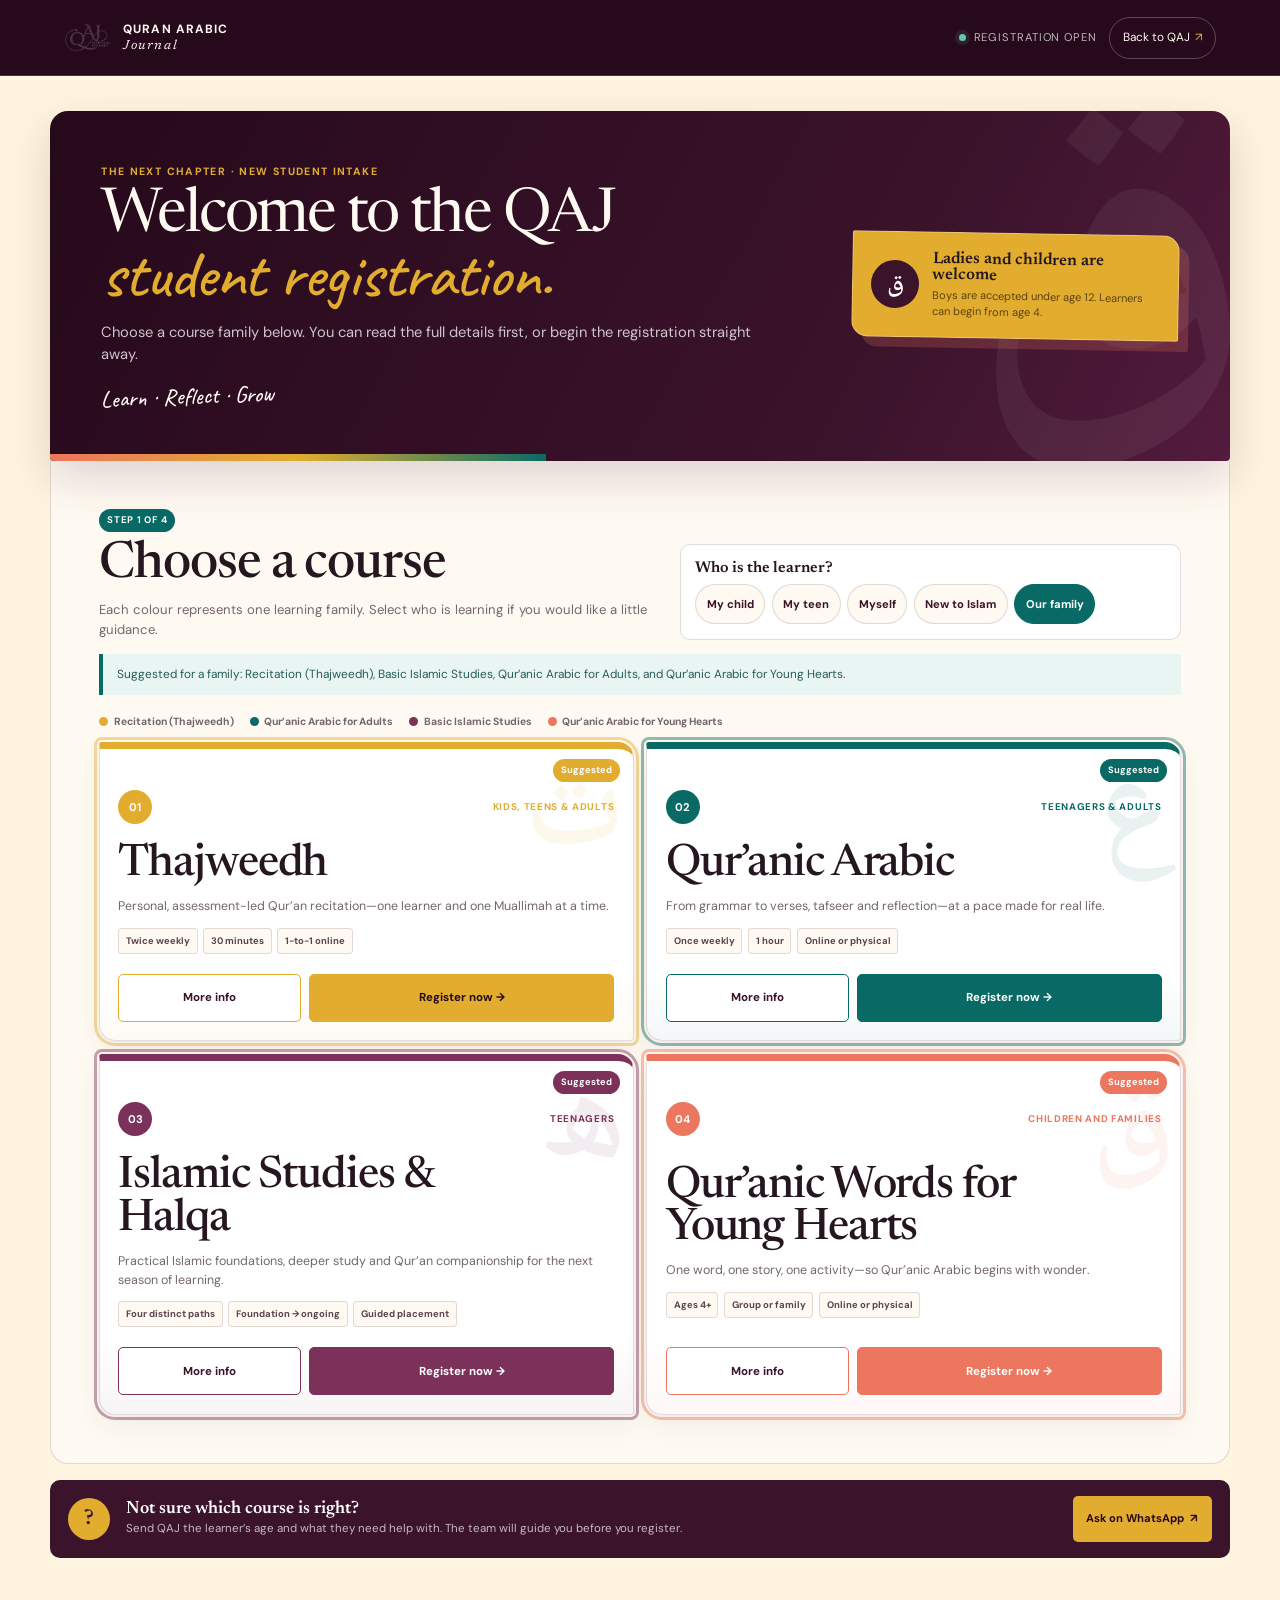
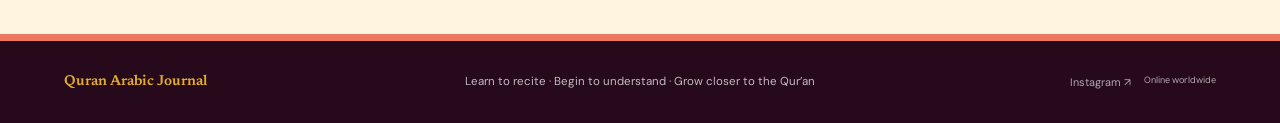
<file: intake-editor/runtime/PRE_NATIVE_TRANSPORT_v7.html>
<html lang="en"><head>
  <meta charset="utf-8">
  <meta name="viewport" content="width=device-width, initial-scale=1, viewport-fit=cover">
  <meta name="theme-color" content="#3b132b">
  <meta name="description" content="Find the right Quran Arabic Journal learning path and complete the QAJ student intake.">
  <title>QAJ Student Registration</title>
  <link rel="icon" href="./favicon.svg" type="image/svg+xml">
  <link rel="preconnect" href="https://fonts.googleapis.com">
  <link rel="preconnect" href="https://fonts.gstatic.com" crossorigin="">
  <link href="https://fonts.googleapis.com/css2?family=Caveat:wght@500;600&amp;family=DM+Sans:wght@400;500;600;700&amp;family=Newsreader:opsz,wght@6..72,400;6..72,500;6..72,600&amp;family=Noto+Naskh+Arabic:wght@500;600&amp;display=swap" rel="stylesheet">
  <style>
:root {
  --ink: #25161f;
  --plum: #3b132b;
  --plum-dark: #26091b;
  --berry: #7b315a;
  --coral: #ed765e;
  --saffron: #e2ad2f;
  --teal: #096a65;
  --paper: #fff4df;
  --paper-soft: #fffaf1;
  --white: #fffaf1;
  --muted: #74666e;
  --line: rgba(69, 21, 47, .15);
  --serif: "Newsreader", Georgia, serif;
  --sans: "DM Sans", system-ui, -apple-system, sans-serif;
  --arabic: "Noto Naskh Arabic", serif;
  --shadow: 0 24px 70px rgba(42, 11, 29, .2);
}

* { box-sizing: border-box; }
html { width: 100%; overflow-x: clip; scroll-behavior: smooth; }
body { min-width: 320px; margin: 0; overflow-x: clip; color: var(--ink); background: var(--paper); font: 16px/1.5 var(--sans); }
body.dialog-open { overflow: hidden; }
button, input, select, textarea { font: inherit; }
button, a { -webkit-tap-highlight-color: transparent; }
button { color: inherit; }
a { color: inherit; text-decoration: none; }
img { display: block; max-width: 100%; }
[hidden] { display: none !important; }
.sr-only { position: absolute; width: 1px; height: 1px; margin: -1px; padding: 0; overflow: hidden; clip: rect(0,0,0,0); white-space: nowrap; border: 0; }
.skip-link { position: fixed; z-index: 1000; top: -6rem; left: 1rem; padding: .75rem 1rem; color: white; background: var(--teal); }
.skip-link:focus { top: 1rem; }

.site-header {
  min-height: 76px;
  display: flex;
  align-items: center;
  justify-content: space-between;
  gap: 1rem;
  padding: .75rem clamp(1rem, 5vw, 4rem);
  color: #fffaf1;
  background: var(--plum-dark);
  border-bottom: 1px solid rgba(255,250,241,.16);
}
.brand { min-width: 0; display: flex; align-items: center; gap: .7rem; }
.brand-logo { width: 48px; height: 42px; flex: 0 0 auto; object-fit: contain; filter: brightness(0) invert(1); }
.brand-mark { position: relative; flex: 0 0 auto; width: 34px; height: 29px; }
.brand-mark::before, .brand-mark::after { content: ""; position: absolute; top: 2px; width: 17px; height: 24px; border: 1.5px solid var(--saffron); }
.brand-mark::before { left: 0; border-radius: 10px 1px 1px 10px; transform: skewY(8deg); }
.brand-mark::after { right: 0; border-radius: 1px 10px 10px 1px; transform: skewY(-8deg); }
.brand-mark i { position: absolute; z-index: 2; left: 16.5px; top: 4px; width: 1px; height: 23px; background: var(--saffron); }
.brand-name { min-width: 0; display: grid; line-height: 1; }
.brand-name strong { color: #fffaf1; font: 700 .75rem/1 var(--sans); letter-spacing: .09em; text-transform: uppercase; white-space: nowrap; }
.brand-name em { margin-top: .22rem; color: #fffaf1; font: 400 italic .82rem/1 var(--serif); letter-spacing: .12em; }
.header-actions { display: flex; align-items: center; gap: .75rem; }
.intake-status { display: inline-flex; align-items: center; gap: .45rem; color: rgba(255,255,255,.7); font-size: .7rem; letter-spacing: .08em; text-transform: uppercase; }
.intake-status i { width: 7px; height: 7px; background: #66c7aa; border-radius: 50%; box-shadow: 0 0 0 4px rgba(102,199,170,.12); }
.back-link { min-height: 42px; display: inline-flex; align-items: center; gap: .35rem; padding: .55rem .8rem; border: 1px solid rgba(255,255,255,.25); border-radius: 999px; font-size: .74rem; }
.back-link span { color: var(--saffron); }

.page-main { width: min(1180px, calc(100% - 2rem)); margin: 0 auto; padding: clamp(1.25rem,3vw,2.2rem) 0 clamp(3rem,6vw,5rem); }
.welcome { position: relative; isolation: isolate; min-height: 350px; display: grid; grid-template-columns: minmax(0,1.5fr) minmax(290px,.7fr); gap: clamp(1.5rem,4vw,4rem); align-items: center; padding: clamp(1.75rem,4vw,3.5rem); overflow: hidden; color: #fffaf1; background: linear-gradient(118deg,var(--plum-dark) 0%,var(--plum) 70%,#531b3d 100%); border-radius: 18px 18px 4px 4px; box-shadow: 0 18px 45px rgba(59,19,43,.16); }
.welcome::before { content: "ق"; position: absolute; z-index: -1; right: -1rem; top: -5rem; color: rgba(255,250,241,.055); font: 600 clamp(18rem,35vw,31rem)/1 var(--arabic); transform: rotate(-5deg); }
.welcome::after { content: ""; position: absolute; z-index: -1; left: 0; bottom: 0; width: 42%; height: 7px; background: linear-gradient(90deg,var(--coral),var(--saffron),var(--teal)); }
.welcome-copy { position: relative; z-index: 1; }
.eyebrow { margin: 0 0 .55rem; color: var(--berry); font-size: .66rem; font-weight: 700; letter-spacing: .13em; text-transform: uppercase; }
.welcome .eyebrow { color: var(--saffron); }
.welcome h1 { max-width: 760px; margin: 0; font: 400 clamp(2.8rem,4.8vw,4.6rem)/.92 var(--serif); letter-spacing: -.035em; }
.welcome h1 em { color: var(--saffron); font: 500 clamp(3rem,5.2vw,5rem)/.9 "Caveat", cursive; letter-spacing: -.015em; }
.welcome-copy > p:not(.eyebrow) { max-width: 670px; margin: 1rem 0 0; color: rgba(255,255,255,.76); font-size: .92rem; }
.welcome-signature { display: inline-block; margin-top: 1.25rem; color: #fffaf1; font: 500 1.45rem/1 "Caveat", cursive; transform: rotate(-2deg); }
.welcome-note { position: relative; z-index: 1; display: grid; grid-template-columns: auto 1fr; gap: .8rem; align-items: center; padding: 1.15rem; color: var(--ink); background: var(--saffron); border: 1px solid rgba(255,250,241,.35); border-radius: 2px 16px 2px 16px; box-shadow: 10px 10px 0 rgba(237,118,94,.22); transform: rotate(1deg); }
.note-mark { width: 48px; height: 48px; display: grid; place-items: center; color: white; background: var(--plum); border-radius: 50%; font: 600 1.65rem var(--arabic); }
.welcome-note strong { display: block; font: 600 1.04rem var(--serif); }
.welcome-note p { margin: .2rem 0 0; color: #5b4212; font-size: .69rem; line-height: 1.45; }

.programme-section { padding: clamp(1.4rem,4vw,3rem); background: var(--paper-soft); border: 1px solid var(--line); border-top: 0; border-radius: 0 0 18px 18px; }
.course-heading { display: grid; grid-template-columns: minmax(0,1fr) minmax(310px,.9fr); gap: 1.5rem; align-items: end; }
.step-chip { display: inline-flex; margin-bottom: .55rem; padding: .25rem .5rem; color: white; background: var(--teal); border-radius: 999px; font-size: .6rem; font-weight: 700; letter-spacing: .08em; text-transform: uppercase; }
.course-heading h2 { margin: 0; font: 500 clamp(2.1rem,4vw,3.6rem)/1 var(--serif); letter-spacing: -.02em; }
.course-heading > div:first-child > p { max-width: 600px; margin: .55rem 0 0; color: var(--muted); font-size: .82rem; }
.audience-guide { padding: .9rem; background: white; border: 1px solid var(--line); border-radius: 10px; }
.audience-guide > strong { display: block; margin-bottom: .55rem; font: 600 .98rem var(--serif); }
.audience-choices { display: flex; flex-wrap: wrap; gap: .4rem; }
.audience-choices button { min-height: 40px; padding: .48rem .66rem; color: var(--plum); background: var(--paper-soft); border: 1px solid var(--line); border-radius: 999px; font-size: .7rem; font-weight: 700; cursor: pointer; }
.audience-choices button:hover, .audience-choices button[aria-pressed="true"] { color: white; background: var(--teal); border-color: var(--teal); }
.audience-result { margin: .9rem 0 0; padding: .72rem .85rem; color: #295d58; background: #e8f5f2; border-left: 4px solid var(--teal); font-size: .74rem; }
.colour-key { display: flex; flex-wrap: wrap; gap: .5rem 1rem; margin: 1.2rem 0 .75rem; color: var(--muted); font-size: .65rem; font-weight: 700; }
.colour-key span { display: inline-flex; align-items: center; gap: .35rem; }
.colour-key i { width: 9px; height: 9px; border-radius: 50%; }
.colour-key .saffron { background: var(--saffron); }
.colour-key .teal { background: var(--teal); }
.colour-key .berry { background: var(--berry); }
.colour-key .coral { background: var(--coral); }

.programme-grid { display: grid; grid-template-columns: repeat(2,minmax(0,1fr)); gap: .8rem; }
.programme-door { --accent: var(--berry); position: relative; min-width: 0; min-height: 292px; display: grid; grid-template-rows: auto 1fr auto; padding: 1.15rem; overflow: hidden; background: linear-gradient(180deg,#fff 0%,#fff 78%,color-mix(in srgb,var(--accent) 5%,#fff) 100%); border: 1px solid var(--line); border-top: 7px solid var(--accent); border-radius: 3px 16px 3px 16px; box-shadow: 0 9px 24px rgba(59,19,43,.07); transition: transform .2s ease, box-shadow .2s ease, opacity .2s ease; }
.programme-door[data-theme="saffron"] { --accent: var(--saffron); }
.programme-door[data-theme="teal"] { --accent: var(--teal); }
.programme-door[data-theme="berry"] { --accent: var(--berry); }
.programme-door[data-theme="coral"] { --accent: var(--coral); }
.programme-door::after { content: attr(data-glyph); position: absolute; right: .4rem; top: .2rem; color: color-mix(in srgb, var(--accent) 9%, transparent); font: 600 8rem/1 var(--arabic); pointer-events: none; }
.programme-door:hover { transform: translateY(-3px); box-shadow: 0 15px 35px rgba(69,21,47,.11); }
.programme-door.recommended { outline: 3px solid color-mix(in srgb,var(--accent) 45%,transparent); outline-offset: 2px; }
.programme-door.not-recommended { opacity: .48; }
.recommend-badge { position: absolute; z-index: 2; right: .8rem; top: .65rem; display: none; padding: .28rem .5rem; color: white; background: var(--accent); border-radius: 999px; font-size: .58rem; font-weight: 700; }
.programme-door.recommended .recommend-badge { display: block; }
.door-top { position: relative; z-index: 1; display: flex; align-items: center; justify-content: space-between; gap: 1rem; }
.programme-door.recommended .door-top { padding-top: 1.45rem; }
.door-no { width: 34px; height: 34px; display: grid; place-items: center; color: white; background: var(--accent); border-radius: 50%; font: 700 .7rem var(--sans); }
.door-audience { max-width: 72%; color: var(--accent); font-size: .61rem; font-weight: 700; letter-spacing: .07em; text-align: right; text-transform: uppercase; }
.door-copy { position: relative; z-index: 1; align-self: center; padding: 1.25rem 0; }
.door-copy h3 { max-width: 82%; margin: 0; font: 500 clamp(1.85rem,3.5vw,3rem)/.95 var(--serif); letter-spacing: -.025em; }
.door-copy p { max-width: 500px; margin: .65rem 0 0; color: var(--muted); font-size: .78rem; line-height: 1.5; }
.door-facts { display: flex; flex-wrap: wrap; gap: .35rem; margin-top: .75rem; }
.door-facts span { padding: .3rem .42rem; color: #59434f; background: var(--paper-soft); border: 1px solid var(--line); border-radius: 4px; font-size: .59rem; font-weight: 700; }
.door-actions { position: relative; z-index: 1; display: grid; grid-template-columns: .75fr 1.25fr; gap: .5rem; }
.door-actions button { min-height: 48px; padding: .65rem .75rem; border-radius: 5px; font-size: .72rem; font-weight: 700; cursor: pointer; }
.door-actions .text-button { color: var(--plum); background: white; border: 1px solid var(--accent); }
.door-actions .card-register { color: white; background: var(--accent); border: 1px solid var(--accent); }
.programme-door[data-theme="saffron"] .card-register { color: var(--plum-dark); }

.reassurance { display: grid; grid-template-columns: auto minmax(0,1fr) auto; gap: 1rem; align-items: center; margin: 1rem 0 0; padding: 1rem 1.15rem; color: white; background: var(--plum); border-radius: 10px; }
.help-mark { width: 42px; height: 42px; display: grid; place-items: center; color: var(--plum); background: var(--saffron); border-radius: 50%; font: 600 1.35rem var(--serif); }
.reassurance strong, .reassurance span { display: block; }
.reassurance strong { font: 600 1.12rem var(--serif); }
.reassurance span { margin-top: .12rem; color: rgba(255,255,255,.7); font-size: .72rem; }
.reassurance a { min-height: 46px; display: inline-flex; align-items: center; justify-content: center; gap: .35rem; padding: .65rem .85rem; color: var(--plum-dark); background: var(--saffron); border-radius: 5px; font-size: .7rem; font-weight: 700; }
.reassurance a span { margin: 0; color: inherit; }
.site-footer { display: grid; grid-template-columns: .8fr 1.4fr .8fr; gap: 1rem; align-items: center; padding: 2rem clamp(1rem,5vw,4rem); color: #fffaf1; background: var(--plum-dark); border-top: 7px solid var(--coral); }
.site-footer > span { color: var(--saffron); font: 600 .9rem var(--serif); }
.site-footer p { margin: 0; color: rgba(255,255,255,.72); font-size: .72rem; text-align: center; }
.site-footer > div { display: flex; justify-content: flex-end; gap: .8rem; color: rgba(255,255,255,.65); font-size: .68rem; }

.intake-dialog { inset: 0; width: min(980px,calc(100% - 2rem)); height: min(860px,calc(100dvh - 2rem)); max-width: none; max-height: none; margin: auto; padding: 0; overflow: hidden; color: var(--ink); background: var(--paper); border: 0; border-radius: 14px; box-shadow: var(--shadow); }
.intake-dialog::backdrop { background: rgba(27,6,19,.76); backdrop-filter: blur(5px); }
.dialog-frame { height: 100%; min-height: 0; display: flex; flex-direction: column; overflow: hidden; }
.dialog-topbar { position: relative; z-index: 10; flex: 0 0 auto; min-height: 68px; display: grid; grid-template-columns: 1fr auto 1fr; align-items: center; gap: 1rem; padding: .7rem 1rem; color: white; background: var(--plum-dark); border-bottom: 3px solid var(--saffron); }
.mini-brand { justify-self: start; display: grid; gap: .06rem; }
.mini-brand span { color: #fffaf1; font: 700 .8rem/1 var(--sans); letter-spacing: .12em; }
.mini-brand i { color: rgba(255,255,255,.55); font-size: .63rem; font-style: normal; }
.dialog-topbar > div { min-width: 0; display: grid; justify-items: center; }
.dialog-kicker { color: var(--saffron); font-size: .56rem; font-weight: 700; letter-spacing: .11em; text-transform: uppercase; }
.dialog-topbar strong { max-width: 420px; overflow: hidden; text-overflow: ellipsis; white-space: nowrap; font: 500 1.05rem var(--serif); }
.dialog-close { justify-self: end; width: 40px; height: 40px; display: grid; place-items: center; padding: 0; color: white; background: transparent; border: 1px solid rgba(255,255,255,.3); border-radius: 50%; font-size: 1.55rem; line-height: 1; cursor: pointer; }

.course-info { min-height: 0; flex: 1; overflow-y: auto; background: var(--paper); }
.info-hero { --info-accent: var(--saffron); position: relative; min-height: 230px; display: grid; align-content: end; padding: clamp(1.5rem,4vw,2.7rem); overflow: hidden; color: white; background: var(--plum); }
.info-hero[data-info-theme="teal"] { --info-accent: #75d2ca; }
.info-hero[data-info-theme="berry"] { --info-accent: #e19abc; }
.info-hero[data-info-theme="coral"] { --info-accent: #ffae9f; }
.info-glyph { position: absolute; right: 2%; top: -30%; color: rgba(255,255,255,.08); font: 600 clamp(10rem,26vw,18rem)/1 var(--arabic); }
.info-hero .eyebrow { position: relative; margin-bottom: .35rem; color: var(--info-accent); }
.info-hero h2 { position: relative; max-width: 760px; margin: 0; font: 500 clamp(2.5rem,5vw,4.3rem)/.92 var(--serif); letter-spacing: -.03em; }
.info-hero > p:not(.eyebrow) { position: relative; max-width: 700px; margin: .65rem 0 0; color: rgba(255,255,255,.74); font-size: .82rem; }
.info-facts { position: relative; display: flex; flex-wrap: wrap; gap: .4rem; margin-top: .8rem; }
.info-facts span { padding: .34rem .48rem; border: 1px solid rgba(255,255,255,.3); border-radius: 4px; font-size: .62rem; }
.info-body { display: grid; grid-template-columns: .8fr 1.2fr; gap: .8rem; padding: .8rem; }
.info-learn, .info-options { padding: 1.15rem; background: white; border: 1px solid var(--line); border-radius: 8px; }
.info-body .eyebrow { margin-bottom: .32rem; }
.info-body h3 { margin: 0 0 .85rem; font: 500 clamp(1.55rem,3vw,2.15rem)/1 var(--serif); }
.info-learn [data-info-points] { display: grid; gap: .6rem; }
.info-learn [data-info-points] p { display: grid; grid-template-columns: 22px 1fr; gap: .55rem; align-items: start; margin: 0; color: var(--muted); font-size: .73rem; }
.info-learn [data-info-points] span { width: 20px; height: 20px; display: grid; place-items: center; color: white; background: var(--teal); border-radius: 50%; font-size: .59rem; }
.info-option-list { display: grid; gap: .55rem; }
.info-option { min-width: 0; display: grid; grid-template-columns: minmax(0,1fr) auto; gap: .7rem; align-items: center; padding: .85rem; background: var(--paper-soft); border-left: 5px solid var(--option-accent,var(--berry)); border-radius: 4px; }
.info-option > div { min-width: 0; }
.info-option small, .info-option strong, .info-option em { display: block; }
.info-option small { color: var(--option-accent,var(--berry)); font-size: .58rem; font-weight: 700; letter-spacing: .07em; text-transform: uppercase; }
.info-option strong { margin: .15rem 0 .25rem; font: 600 1.05rem/1.08 var(--serif); }
.info-option p { margin: 0; color: var(--muted); font-size: .66rem; line-height: 1.4; }
.info-option em { margin-top: .35rem; font-size: .59rem; font-style: normal; font-weight: 700; }
.info-option button { min-height: 42px; padding: .55rem .68rem; color: white; background: var(--plum); border: 0; border-radius: 4px; font-size: .66rem; font-weight: 700; cursor: pointer; }

.dialog-actions, .step-actions { position: sticky; z-index: 8; bottom: 0; display: flex; justify-content: space-between; gap: .6rem; padding: .75rem 1rem calc(.75rem + env(safe-area-inset-bottom)); background: rgba(246,240,231,.96); border-top: 1px solid var(--line); backdrop-filter: blur(10px); }
.button { min-height: 48px; display: inline-flex; align-items: center; justify-content: center; gap: .4rem; padding: .68rem 1rem; border-radius: 5px; font-size: .75rem; font-weight: 700; cursor: pointer; }
.button.primary { color: white; background: var(--plum); border: 1px solid var(--plum); }
.button.secondary { color: var(--plum); background: white; border: 1px solid var(--line); }
.button:hover { transform: translateY(-1px); }
.button:focus-visible, .dialog-close:focus-visible, .door-actions button:focus-visible, .back-link:focus-visible, .audience-choices button:focus-visible, .info-option button:focus-visible { outline: 3px solid rgba(22,133,126,.35); outline-offset: 3px; }

.registration-form { flex: 1; min-height: 0; overflow: hidden; }
.form-shell { height: 100%; min-height: 0; display: block; }
.form-rail { display: none; }
.form-main { min-width: 0; height: 100%; overflow-y: auto; background: var(--paper); }
.form-progress { position: sticky; z-index: 7; top: 0; padding: .72rem clamp(.85rem,3vw,1.5rem); background: rgba(255,253,249,.97); border-bottom: 1px solid var(--line); backdrop-filter: blur(10px); }
.form-progress ol { display: grid; grid-template-columns: repeat(4,minmax(0,1fr)); margin: 0; padding: 0; list-style: none; }
.form-progress li { position: relative; min-width: 0; display: grid; grid-template-columns: 28px minmax(0,1fr); align-items: center; gap: .38rem; color: #998b92; font-size: .68rem; }
.form-progress li:not(:last-child)::after { content: ""; position: absolute; z-index: 0; left: 28px; right: 0; top: 13px; height: 1px; background: var(--line); }
.form-progress li span { position: relative; z-index: 1; width: 28px; height: 28px; display: grid; place-items: center; background: #eee6de; border-radius: 50%; font-weight: 700; }
.form-progress li b { position: relative; z-index: 1; width: fit-content; padding-right: .35rem; background: var(--white); font-weight: 600; }
.form-progress li.active { color: var(--plum); }
.form-progress li.active span { color: white; background: var(--plum); }
.form-progress li.complete { color: var(--teal); }
.form-progress li.complete span { color: white; background: var(--teal); font-size: 0; }
.form-progress li.complete span::before { content: "✓"; font-size: .76rem; }
.form-status { margin: .85rem clamp(.85rem,4vw,2.2rem) 0; padding: .75rem .85rem; color: #802b20; background: #fff0ec; border-left: 5px solid var(--coral); font-size: .76rem; }
.form-step { max-width: 840px; margin: 0 auto; padding: clamp(1.15rem,3vw,2rem) clamp(.85rem,4vw,2.2rem) 0; }
.step-head { margin-bottom: 1.1rem; }
.step-head .eyebrow span { color: var(--teal); }
.step-head h2 { max-width: 720px; margin: 0 0 .4rem; font: 500 clamp(2rem,4vw,3.2rem)/.98 var(--serif); letter-spacing: -.025em; }
.step-head > p:last-child { max-width: 660px; margin: 0; color: var(--muted); font-size: .78rem; }
.step-head b { color: var(--coral); }
.course-fieldset { min-width: 0; margin: 0; padding: 0; border: 0; }
.course-options { display: grid; grid-template-columns: repeat(2,minmax(0,1fr)); gap: .6rem; }
.course-choice { --accent: var(--berry); position: relative; min-width: 0; display: grid; grid-template-columns: auto minmax(0,1fr); gap: .7rem; padding: .85rem; background: white; border: 1px solid var(--line); border-left: 5px solid var(--accent); border-radius: 6px; cursor: pointer; }
.course-choice input { position: absolute; opacity: 0; }
.choice-check { width: 20px; height: 20px; margin-top: .05rem; border: 1.5px solid var(--accent); border-radius: 50%; }
.course-choice > span:last-child { min-width: 0; }
.course-choice small, .course-choice strong, .course-choice em { display: block; }
.course-choice small { color: var(--accent); font-size: .57rem; font-weight: 700; letter-spacing: .07em; text-transform: uppercase; }
.course-choice strong { margin: .17rem 0 .26rem; font: 600 1.08rem/1.08 var(--serif); }
.course-choice p { margin: 0; color: var(--muted); font-size: .65rem; line-height: 1.4; }
.course-choice em { margin-top: .35rem; font-size: .59rem; font-style: normal; font-weight: 700; }
.course-choice:has(input:checked) { color: white; background: var(--accent); border-color: var(--accent); box-shadow: 0 8px 22px color-mix(in srgb,var(--accent) 18%,transparent); }
.course-choice:has(input:checked) small, .course-choice:has(input:checked) p, .course-choice:has(input:checked) em { color: rgba(255,255,255,.78); }
.course-choice:has(input:checked) .choice-check { background: var(--saffron); border-color: var(--saffron); box-shadow: inset 0 0 0 4px var(--accent); }
.course-choice:has(input:focus-visible) { outline: 3px solid rgba(22,133,126,.3); outline-offset: 3px; }

.form-section, .question-block { position: relative; margin-bottom: .75rem; padding: 1rem; background: white; border: 1px solid var(--line); border-radius: 7px; }
.form-section::before { content: ""; position: absolute; inset: 0 auto 0 0; width: 5px; background: var(--edge); border-radius: 7px 0 0 7px; }
.coral-edge { --edge: var(--coral); }
.teal-edge { --edge: var(--teal); }
.saffron-edge { --edge: var(--saffron); }
.section-number { position: absolute; right: .9rem; top: .7rem; color: var(--edge); font: 600 1rem var(--serif); }
.form-section h3 { margin: 0; font: 600 1.35rem var(--serif); }
.section-intro { margin: .15rem 0 .8rem; color: var(--muted); font-size: .66rem; }
.field-grid { display: grid; gap: .75rem; }
.field-grid.two { grid-template-columns: repeat(2,minmax(0,1fr)); }
.field.wide { grid-column: 1/-1; }
.field { position: relative; display: grid; gap: .32rem; min-width: 0; }
.field > span, .question-label { color: #553f4a; font-size: .73rem; font-weight: 700; }
.field > span i { color: var(--muted); font-size: .63rem; font-weight: 400; }
.field input, .field select, .field textarea, .time-cell input { width: 100%; min-width: 0; min-height: 48px; padding: .68rem .72rem; color: var(--ink); background: #fff; border: 1px solid rgba(69,21,47,.25); border-radius: 5px; outline: none; }
.field textarea { min-height: 88px; resize: vertical; }
.field input:focus, .field select:focus, .field textarea:focus, .time-cell input:focus { border-color: var(--teal); box-shadow: 0 0 0 3px rgba(22,133,126,.12); }
.field input[aria-invalid="true"], .field select[aria-invalid="true"], .field textarea[aria-invalid="true"] { border-color: #b42318; background: #fff8f6; }
.field small { color: var(--muted); font-size: .62rem; }
.copy-phone { position: absolute; right: .4rem; top: 1.65rem; padding: .3rem .42rem; color: var(--teal); background: #e7f5f2; border: 0; border-radius: 3px; font-size: .56rem; font-weight: 700; cursor: pointer; }
.conditional { margin-top: .75rem; }
.inline-fieldset { margin: 0 0 .85rem; padding: 0; border: 0; }
.inline-fieldset legend { margin-bottom: .45rem; color: #553f4a; font-size: .73rem; font-weight: 700; }
.choice-row, .option-stack, .check-grid { display: grid; grid-template-columns: repeat(2,minmax(0,1fr)); gap: .45rem; }
.choice-row { grid-template-columns: repeat(3,minmax(0,1fr)); }
.choice-row label, .option-stack label, .check-grid label { position: relative; min-width: 0; cursor: pointer; }
.choice-row input, .option-stack input, .check-grid input { position: absolute; opacity: 0; }
.choice-row label > span, .option-stack label > span, .check-grid label > span { min-height: 46px; display: flex; align-items: center; gap: .45rem; padding: .6rem .65rem; background: white; border: 1px solid var(--line); border-radius: 5px; font-size: .71rem; }
.choice-row label > span::before, .option-stack label > span::before { content: ""; flex: 0 0 auto; width: 15px; height: 15px; border: 1px solid var(--muted); border-radius: 50%; }
.check-grid label > span::before { content: ""; flex: 0 0 auto; width: 15px; height: 15px; border: 1px solid var(--muted); }
.choice-row input:checked + span, .option-stack input:checked + span, .check-grid input:checked + span { color: white; background: var(--teal); border-color: var(--teal); }
.choice-row input:checked + span::before, .option-stack input:checked + span::before, .check-grid input:checked + span::before { background: var(--saffron); border-color: var(--saffron); box-shadow: inset 0 0 0 4px var(--teal); }
.choice-row input:focus-visible + span, .option-stack input:focus-visible + span, .check-grid input:focus-visible + span { outline: 3px solid rgba(22,133,126,.26); outline-offset: 2px; }
.choice-row input:disabled + span, .option-stack input:disabled + span { opacity: .42; cursor: not-allowed; }
.question-block { display: grid; gap: .62rem; }
.question-block.invalid { border-color: #b42318; background: #fff8f6; }
.question-block > legend, .question-block > .question-label { padding: 0; font: 600 1.05rem var(--serif); }
.question-block .hint { margin: -.12rem 0 .08rem; color: var(--muted); font-size: .63rem; }
.course-question-host[data-theme="coral"] .question-block { border-left: 5px solid var(--coral); }
.course-question-host[data-theme="saffron"] .question-block { border-left: 5px solid var(--saffron); }
.course-question-host[data-theme="teal"] .question-block { border-left: 5px solid var(--teal); }
.course-question-host[data-theme="berry"] .question-block { border-left: 5px solid var(--berry); }
.notice { margin-bottom: .75rem; padding: .8rem .9rem; color: #315e5a; background: #e5f5f2; border-left: 5px solid var(--teal); font-size: .7rem; }
.notice.warning { color: #684807; background: #fff2c5; border-color: var(--saffron); }
.assessment-upload { margin-bottom: .75rem; padding: .7rem; background: #fff4cf; border: 1px solid #e3c05c; border-radius: 7px; }
.assessment-upload .question-block { margin-bottom: .55rem; border: 0 !important; }
.audio-help { display: inline-flex; width: fit-content; max-width: 100%; margin: 0 .3rem .3rem; overflow-wrap: anywhere; color: var(--berry); border-bottom: 1px solid currentColor; font-size: .66rem; font-weight: 700; }
.day-time { display: grid; gap: .6rem; }
.days { display: grid; grid-template-columns: repeat(4,minmax(0,1fr)); gap: .38rem; }
.days label { position: relative; cursor: pointer; }
.days input { position: absolute; opacity: 0; }
.days span { min-height: 40px; display: grid; place-items: center; padding: .38rem; color: var(--muted); background: white; border: 1px solid var(--line); border-radius: 4px; font-size: .62rem; }
.days input:checked + span { color: white; background: var(--berry); border-color: var(--berry); }
.time-grid { display: grid; grid-template-columns: 1fr 1fr; gap: .5rem; }
.time-cell { display: grid; gap: .25rem; }
.time-cell span { color: var(--muted); font-size: .59rem; font-weight: 700; text-transform: uppercase; }
.summary-card { display: grid; grid-template-columns: minmax(0,1fr) auto; gap: .7rem; align-items: center; margin-bottom: .75rem; padding: 1rem; color: white; background: var(--plum); border-radius: 7px; }
.summary-card small { color: var(--saffron); font-size: .57rem; font-weight: 700; letter-spacing: .08em; text-transform: uppercase; }
.summary-card strong { display: block; margin: .2rem 0 .08rem; font: 600 1.35rem var(--serif); }
.summary-card p { margin: 0; color: rgba(255,255,255,.68); font-size: .65rem; }
.summary-card button { color: var(--saffron); background: transparent; border: 0; border-bottom: 1px solid currentColor; font-size: .62rem; cursor: pointer; }
.payment-card { display: grid; grid-template-columns: 1fr; gap: .75rem; margin-bottom: .75rem; padding: 1rem; background: #fff0b3; border: 1px solid #dbb33a; border-radius: 7px; }
.payment-card small, .payment-card strong, .payment-card span { display: block; }
.payment-card small { color: #765812; font-size: .57rem; font-weight: 700; letter-spacing: .07em; text-transform: uppercase; }
.payment-card strong { margin: .12rem 0; font: 600 1.4rem var(--serif); }
.payment-card span { color: #6b511d; font-size: .66rem; }
.payment-account { padding: .8rem; color: white; background: var(--teal); border-radius: 6px; }
.payment-account small, .payment-account span { color: rgba(255,255,255,.75); }
.payment-account strong { color: white; font: 700 1.3rem var(--sans); letter-spacing: .04em; }
.payment-card dl { display: grid; grid-template-columns: repeat(2,minmax(0,1fr)); gap: .5rem; margin: 0; }
.payment-card dl div { min-width: 0; padding: .62rem .68rem; background: rgba(255,255,255,.72); border: 1px solid rgba(69,21,47,.12); border-radius: 5px; }
.payment-card dl div.wide { grid-column: 1/-1; }
.payment-card dt { color: #755b24; font-size: .57rem; text-transform: uppercase; }
.payment-card dd { margin: .1rem 0 0; overflow-wrap: anywhere; font-size: .75rem; font-weight: 700; }
.upload-card { min-height: 112px; display: grid; grid-template-columns: auto 1fr; align-content: center; gap: .7rem; margin-bottom: .75rem; padding: 1rem; background: white; border: 2px dashed var(--coral); border-radius: 7px; cursor: pointer; }
.upload-card input { position: absolute; opacity: 0; }
.upload-icon { width: 44px; height: 44px; display: grid; place-items: center; color: white; background: var(--coral); border-radius: 50%; font-size: 1.1rem; }
.upload-card > span:last-child { min-width: 0; display: grid; }
.upload-card b { width: fit-content; margin-bottom: .12rem; padding: .17rem .3rem; color: white; background: var(--coral); border-radius: 3px; font-size: .52rem; letter-spacing: .06em; text-transform: uppercase; }
.upload-card strong { font: 600 1.05rem var(--serif); }
.upload-card small { overflow-wrap: anywhere; color: var(--muted); font-size: .62rem; }
.upload-card.has-file { border-color: var(--teal); border-style: solid; }
.confirmations { display: grid; gap: .45rem; margin: .75rem 0; }
.confirmations label { display: grid; grid-template-columns: 20px 1fr; gap: .55rem; align-items: start; padding: .72rem; background: white; border: 1px solid var(--line); border-radius: 6px; font-size: .68rem; cursor: pointer; }
.confirmations input { width: 17px; height: 17px; accent-color: var(--teal); }
.confirmations small { color: var(--muted); }
.preview-note { display: grid; grid-template-columns: auto 1fr; gap: .55rem; padding: .72rem; color: #315e5a; background: #e5f5f2; border-radius: 6px; font-size: .66rem; }
.preview-note strong { color: var(--teal); }
.form-step .step-actions { margin: 1.2rem clamp(-2.2rem,-4vw,-.85rem) 0; }
.step-actions.first { margin-top: 1.2rem; }
.success { flex: 1; overflow-y: auto; padding: clamp(2.3rem,7vw,5rem) 1.2rem; text-align: center; background: var(--paper); }
.success-mark { width: 58px; height: 58px; display: grid; place-items: center; margin: 0 auto .8rem; color: white; background: var(--teal); border-radius: 50%; font-size: 1.5rem; }
.success .eyebrow { color: var(--teal); }
.success h2 { max-width: 680px; margin: 0 auto .7rem; font: 500 clamp(2.4rem,6vw,4.5rem)/.95 var(--serif); }
.success .dua { margin: 1.1rem 0 .15rem; color: var(--berry); font: 500 clamp(2.5rem,7vw,4rem)/1 var(--arabic); }
.success > span:not(.success-mark) { color: var(--muted); font-size: .7rem; }
.success > p:not(.eyebrow):not(.dua) { max-width: 500px; margin: .85rem auto; color: var(--muted); font-size: .76rem; }
.success-actions { display: flex; justify-content: center; gap: .55rem; margin-top: 1.1rem; }

@media (max-width: 820px) {
  .welcome, .course-heading { grid-template-columns: 1fr; }
  .welcome { gap: 1.2rem; }
  .welcome-note { max-width: 520px; }
  .site-footer { grid-template-columns: 1fr; text-align: center; }
  .site-footer > div { justify-content: center; }
  .info-body { grid-template-columns: 1fr; }
}

@media (max-width: 680px) {
  html { font-size: 18px; }
  .site-header { min-height: 66px; padding: .68rem .85rem; }
  .brand-logo { width: 42px; height: 37px; }
  .brand-name strong { font-size: .66rem; }
  .brand-name em { font-size: .72rem; }
  .intake-status { display: none; }
  .back-link { min-height: 40px; padding: .48rem .62rem; font-size: .65rem; }
  .page-main { width: min(100% - 1rem,1180px); padding-top: .5rem; }
  .welcome { min-height: 0; padding: 1.35rem 1.2rem 1.7rem; border-radius: 12px 12px 0 0; }
  .welcome h1 { font-size: clamp(2.5rem,12vw,3.8rem); }
  .welcome-copy > p:not(.eyebrow) { font-size: .79rem; }
  .welcome-note { max-width: calc(100% - .5rem); padding: .9rem; box-shadow: 7px 7px 0 rgba(237,118,94,.22); }
  .note-mark { width: 42px; height: 42px; }
  .programme-section { padding: 1rem; border-radius: 0 0 12px 12px; }
  .course-heading { gap: 1rem; }
  .course-heading h2 { font-size: 2.25rem; }
  .audience-guide { padding: .75rem; }
  .audience-choices { display: grid; grid-template-columns: repeat(2,minmax(0,1fr)); }
  .audience-choices button:last-child { grid-column: 1/-1; }
  .colour-key { display: grid; grid-template-columns: repeat(2,minmax(0,1fr)); }
  .programme-grid { grid-template-columns: 1fr; }
  .programme-door { min-height: 285px; padding: 1rem; }
  .door-copy h3 { font-size: 2.2rem; }
  .door-actions { grid-template-columns: .78fr 1.22fr; }
  .reassurance { grid-template-columns: auto 1fr; padding: .9rem; }
  .reassurance a { grid-column: 1/-1; }
  .site-footer { padding: 1.7rem 1rem; }

  .intake-dialog { inset: 0; width: 100%; height: 100dvh; margin: 0; border-radius: 0; }
  .dialog-topbar { min-height: 64px; grid-template-columns: auto minmax(0,1fr) auto; padding: .62rem .75rem; }
  .mini-brand i { display: none; }
  .dialog-topbar > div { justify-items: start; }
  .dialog-topbar strong { max-width: 52vw; font-size: .92rem; }
  .dialog-close { width: 38px; height: 38px; }
  .info-hero { min-height: 220px; padding: 1.25rem .9rem; }
  .info-hero h2 { max-width: 90%; font-size: 2.65rem; }
  .info-hero > p:not(.eyebrow) { font-size: .74rem; }
  .info-glyph { font-size: 10rem; }
  .info-body { padding: .55rem; }
  .info-learn, .info-options { padding: .9rem; }
  .info-option { grid-template-columns: 1fr; }
  .info-option button { width: 100%; }
  .dialog-actions { padding: .65rem .72rem calc(.65rem + env(safe-area-inset-bottom)); }
  .dialog-actions .button { flex: 1; padding-inline: .4rem; }
  .form-progress { padding: .58rem .7rem; }
  .form-progress li { grid-template-columns: 25px minmax(0,1fr); gap: .25rem; }
  .form-progress li span { width: 25px; height: 25px; }
  .form-progress li:not(:last-child)::after { left: 25px; top: 12px; }
  .form-progress li b { font-size: .58rem; }
  .form-status { margin-left: .7rem; margin-right: .7rem; }
  .form-step { padding: 1rem .7rem 0; }
  .step-head h2 { font-size: 2.3rem; }
  .course-options, .field-grid.two, .choice-row, .option-stack, .check-grid, .payment-card { grid-template-columns: 1fr; }
  .field.wide { grid-column: auto; }
  .form-section, .question-block { padding: .85rem; }
  .days { grid-template-columns: repeat(2,minmax(0,1fr)); }
  .summary-card { grid-template-columns: 1fr; }
  .summary-card button { justify-self: start; }
  .payment-card dl { grid-template-columns: 1fr 1fr; }
  .form-step .step-actions { margin-left: -.7rem; margin-right: -.7rem; }
  .step-actions { padding: .65rem .7rem calc(.65rem + env(safe-area-inset-bottom)); }
  .step-actions .button { flex: 1; padding-inline: .4rem; }
  .success { padding-bottom: calc(2.3rem + env(safe-area-inset-bottom)); }
  .success-actions { flex-direction: column; }
}

@media (max-width: 410px) {
  .form-progress li { grid-template-columns: 25px; justify-content: center; text-align: center; }
  .form-progress li b { margin-top: .16rem; padding: 0; font-size: .52rem; }
  .form-progress li:not(:last-child)::after { left: calc(50% + 12px); right: calc(-50% + 12px); }
  .time-grid, .upload-card { grid-template-columns: 1fr; }
  .door-audience { font-size: .54rem; }
}

@media (prefers-reduced-motion: reduce) {
  *, *::before, *::after { scroll-behavior: auto !important; transition-duration: .01ms !important; }
}


/* QAJ mobile interaction hardening — 2026-09-29 */
button,
[role="button"],
.choice-row label,
.option-stack label,
.check-grid label,
.course-choice,
.upload-card {
  touch-action: manipulation;
}

@media (hover: none), (pointer: coarse) {
  .button:hover,
  .programme-door:hover {
    transform: none;
  }
}

@media (max-width: 680px) {
  .intake-dialog {
    width: 100vw;
    height: 100dvh;
    max-height: 100dvh;
    overflow: hidden;
  }

  .form-main,
  .course-info {
    -webkit-overflow-scrolling: touch;
    overscroll-behavior-y: contain;
    touch-action: pan-y;
  }

  .form-progress {
    position: relative;
    top: auto;
    z-index: 1;
    background: var(--paper-soft);
    -webkit-backdrop-filter: none;
    backdrop-filter: none;
  }

  .dialog-actions,
  .step-actions {
    position: static;
    z-index: auto;
    background: var(--paper-soft);
    -webkit-backdrop-filter: none;
    backdrop-filter: none;
    isolation: isolate;
  }

  .button,
  .door-actions button,
  .audience-choices button,
  .info-option button,
  .dialog-close {
    min-height: 48px;
    pointer-events: auto;
    touch-action: manipulation;
  }

  .form-step {
    padding-bottom: max(1rem, env(safe-area-inset-bottom));
  }

  input,
  select,
  textarea,
  button {
    max-width: 100%;
  }
}

@media (max-width: 480px) {
  .door-actions {
    grid-template-columns: 1fr;
  }
}

@media (max-width: 410px) {
  .step-actions {
    flex-direction: column;
  }

  .step-actions .button {
    width: 100%;
  }

  .payment-card dl {
    grid-template-columns: 1fr;
  }
}

</style>
  <script>
document.addEventListener("DOMContentLoaded", () => {
"use strict";

const COURSE_GROUPS = [
  {
    name: "Young Hearts", theme: "coral", courses: [
      {id: "quranic-words-young-hearts", title: "Qur’anic Words for Young Hearts", audience: "Early Qur’an learners", level: "Beginner", format: "Once weekly · group", fee: "Online: Local LKR 2,500 · International LKR 4,000 · Physical: Family LKR 5,000 · Non-family LKR 3,000", location: "Online or physical", description: "One Qur’anic word each class, opened through stories, crafts and the QAJ Young Hearts book.", learn: ["One Qur’anic word in every class", "Stories and guided discussion", "Crafts and hands-on learning", "A warm first relationship with Qur’anic meaning"]}
    ]
  },
  {
    name: "Recitation", theme: "saffron", courses: [
      {id: "thajweedh", title: "Thajweedh", audience: "Kids, teens and adults", level: "Assessment-led", format: "Twice weekly · 30 mins · 1-to-1", fee: "Kids/teens: Local LKR 2,500 · International LKR 4,000 · Adults: Local LKR 3,000 · International LKR 5,000", location: "Online", description: "A personalised one-to-one recitation path, beginning at the learner’s actual level and progressing without pressure.", learn: ["Thibyan Books 1 and 2 for letters and fluency", "Progress into Al-Baqarah recitation", "Thajweedh rules introduced gradually", "A personal syllabus after a short assessment"]}
    ]
  },
  {
    name: "Qur’anic Arabic", theme: "teal", courses: [
      {id: "quranic-arabic-teenagers", title: "Qur’anic Arabic for Teenagers", audience: "Teen girls", level: "Teen pathway", format: "Once weekly · 1 hour · group", fee: "", location: "Online or physical", description: "The full QAJ Arabic pathway shaped for teen girls, with real Qur’anic examples and room for reflection.", learn: ["Arabic grammar from the foundations", "Al-Fatihah and 40 Rabbana duas", "Selected ayahs with grammar and tafseer", "A mature, safe learning rhythm"]},
      {id: "quranic-arabic-adults", title: "Qur’anic Arabic for Adults", audience: "Adult sisters", level: "Adult pathway", format: "Once weekly · 1 hour · group", fee: "Online: Local LKR 2,500 · International LKR 4,000 · Physical LKR 3,500", location: "Online or physical", description: "A calm adult pathway into Qur’anic Arabic through grammar, translation, tafseer and reflection.", learn: ["Arabic grammar from the foundations", "Word-by-word Qur’anic understanding", "Selected ayahs and tafseer", "Al-Baqarah journaling at advanced level"]}
    ]
  },
  {
    name: "Islamic Studies & Halqa", theme: "berry", courses: [
      {id: "basic-islamic-studies", title: "Basic Islamic Studies", audience: "Kids and teens after Thajweedh", level: "One-year foundation", format: "Once weekly · 1 hour · group", fee: "Sri Lanka LKR 3,000 · abroad LKR 5,000", location: "Online or physical", description: "A practical one-year journey into Islamic character, worship and daily life after Thajweedh.", learn: ["Daily duas, hadeeth and good manners", "Stories of the Prophets and Seerah", "Basic fiqh and the 99 Names of Allah", "An end-of-year appreciation gathering"]},
      {id: "intermediary-islamic-studies", title: "Intermediary Islamic Studies", audience: "Teen girls and ladies after foundations", level: "Intermediate", format: "Current batch confirmed by QAJ", fee: "Current fee confirmed by QAJ", location: "Current mode confirmed by QAJ", description: "A discussion-led continuation into belief, worship, adab, identity and reflective Islamic learning.", learn: ["Strengthen core beliefs and worship", "Connect Islamic manners to daily choices", "Explore selected Seerah and hadeeth themes", "Build confidence in living Islam clearly"]},
      {id: "quran-halqa", title: "Qur’an Halqa", audience: "Girls, teen girls and ladies", level: "Ongoing", format: "Current batch confirmed by QAJ", fee: "Current fee confirmed by QAJ", location: "Current mode confirmed by QAJ", description: "A guided Qur’an circle for recitation rhythm, reflection and companionship around the Book.", learn: ["Keep a consistent recitation routine", "Reflect on selected meanings gently", "Grow through Qur’an-centred companionship", "Connect learning with everyday life"]},
      {id: "quran-revert-sisters", title: "Qur’an for Revert Sisters", audience: "Revert sisters and beginners", level: "Beginner", format: "Current batch confirmed by QAJ", fee: "Current fee confirmed by QAJ", location: "Current online options confirmed by QAJ", description: "A soft, respectful beginning for recitation, essential meanings, worship foundations and belonging.", learn: ["Begin recitation gently", "Understand essential Qur’anic meanings", "Learn worship foundations without overwhelm", "Ask questions in a safe, respectful space"]}
    ]
  }
];

const COURSE_LOOKUP = new Map(COURSE_GROUPS.flatMap(group => group.courses.map(course => [course.id, {...course, group: group.name, theme: group.theme}])));

const PROGRAMMES = [
  {
    id: "thajweedh",
    name: "Thajweedh",
    theme: "saffron",
    glyph: "ت",
    audience: "Kids, teens & adults",
    number: "01",
    description: "Personal, assessment-led Qur’an recitation—one learner and one Muallimah at a time.",
    facts: ["Twice weekly", "30 minutes", "1-to-1 online"],
    points: ["Begin from letters or joined reading", "Follow Thibyan Books 1 and 2 before progressing into Al-Baqarah", "Receive a personalised syllabus after QAJ reviews the learner’s level", "Upload a short recitation when you choose ‘I know to join and read’"],
    courseIds: ["thajweedh"]
  },
  {
    id: "quranic-arabic",
    name: "Qur’anic Arabic",
    theme: "teal",
    glyph: "ع",
    audience: "Teenagers & adults",
    number: "02",
    description: "From grammar to verses, tafseer and reflection—at a pace made for real life.",
    facts: ["Once weekly", "1 hour", "Online or physical"],
    points: ["Begin with Arabic grammar applied to real Qur’anic ayahs", "Move through Al-Fatihah, 40 Rabbana duas and selected ayahs", "Continue into advanced grammar and Al-Baqarah journaling", "Choose a teenager or adult pathway"],
    courseIds: ["quranic-arabic-teenagers", "quranic-arabic-adults"]
  },
  {
    id: "islamic-studies",
    name: "Islamic Studies & Halqa",
    theme: "berry",
    glyph: "ه",
    audience: "Teenagers",
    number: "03",
    description: "Practical Islamic foundations, deeper study and Qur’an companionship for the next season of learning.",
    facts: ["Four distinct paths", "Foundation → ongoing", "Guided placement"],
    points: ["Basic Islamic Studies is a one-year path after Thajweedh", "Intermediary study continues into belief, worship, adab and identity", "Qur’an Halqa supports consistent recitation and reflection", "Revert sisters receive a gentle, foundation-first beginning"],
    courseIds: ["basic-islamic-studies", "intermediary-islamic-studies", "quran-halqa", "quran-revert-sisters"]
  },
  {
    id: "young-hearts",
    name: "Qur’anic Words for Young Hearts",
    theme: "coral",
    glyph: "ق",
    audience: "Children and families",
    number: "04",
    description: "One word, one story, one activity—so Qur’anic Arabic begins with wonder.",
    facts: ["Ages 4+", "Group or family", "Online or physical"],
    points: ["Begin with one Qur’anic word per class through stories and crafts", "Choose a kids’ group or a family learning session", "Boys are welcome under the age of 10"],
    courseIds: ["quranic-words-young-hearts"]
  }
];

const PROGRAMME_LOOKUP = new Map(PROGRAMMES.map(programme => [programme.id, programme]));
const THEME_COLORS = {saffron: "#d99b20", teal: "#198d86", berry: "#7b315a", coral: "#cc5d50"};

const AUDIENCE_GUIDES = {
  child: {programmes: ["young-hearts", "thajweedh", "islamic-studies"], copy: "Suggested for a child: Young Hearts, Thajweedh, or Islamic Studies after completing recitation foundations."},
  teen: {programmes: ["thajweedh", "quranic-arabic", "islamic-studies"], copy: "Suggested for a teen: Thajweedh, Qur’anic Arabic for Teenagers, or Islamic Studies and Halqa."},
  self: {programmes: ["quranic-arabic", "thajweedh", "islamic-studies"], copy: "Suggested for yourself: Qur’anic Arabic, ladies’ Thajweedh, Halqa, or continued Islamic study."},
  revert: {programmes: ["islamic-studies", "thajweedh"], copy: "Suggested for a new Muslim: Qur’an for Revert Sisters or an assessment-led Thajweedh path."},
  family: {programmes: ["young-hearts", "quranic-arabic", "thajweedh", "islamic-studies"], copy: "Suggested for a family: Recitation (Thajweedh), Basic Islamic Studies, Qur’anic Arabic for Adults, and Qur’anic Arabic for Young Hearts."}
};

const YOUNG_HEARTS = new Set(["quranic-words-young-hearts"]);
const QA_ARABIC = new Set(["quranic-arabic-teenagers", "quranic-arabic-adults"]);

const COUNTRIES = "Sri Lanka|Afghanistan|Albania|Algeria|Andorra|Angola|Antigua and Barbuda|Argentina|Armenia|Australia|Austria|Azerbaijan|Bahamas|Bahrain|Bangladesh|Barbados|Belarus|Belgium|Belize|Benin|Bhutan|Bolivia|Bosnia and Herzegovina|Botswana|Brazil|Brunei|Bulgaria|Burkina Faso|Burundi|Cabo Verde|Cambodia|Cameroon|Canada|Central African Republic|Chad|Chile|China|Colombia|Comoros|Congo, Democratic Republic of the|Congo, Republic of the|Costa Rica|Côte d’Ivoire|Croatia|Cuba|Cyprus|Czechia|Denmark|Djibouti|Dominica|Dominican Republic|Ecuador|Egypt|El Salvador|Equatorial Guinea|Eritrea|Estonia|Eswatini|Ethiopia|Fiji|Finland|France|Gabon|Gambia|Georgia|Germany|Ghana|Greece|Grenada|Guatemala|Guinea|Guinea-Bissau|Guyana|Haiti|Honduras|Hungary|Iceland|India|Indonesia|Iran|Iraq|Ireland|Israel|Italy|Jamaica|Japan|Jordan|Kazakhstan|Kenya|Kiribati|Kuwait|Kyrgyzstan|Laos|Latvia|Lebanon|Lesotho|Liberia|Libya|Liechtenstein|Lithuania|Luxembourg|Madagascar|Malawi|Malaysia|Maldives|Mali|Malta|Marshall Islands|Mauritania|Mauritius|Mexico|Micronesia|Moldova|Monaco|Mongolia|Montenegro|Morocco|Mozambique|Myanmar|Namibia|Nauru|Nepal|Netherlands|New Zealand|Nicaragua|Niger|Nigeria|North Korea|North Macedonia|Norway|Oman|Pakistan|Palau|Palestine|Panama|Papua New Guinea|Paraguay|Peru|Philippines|Poland|Portugal|Qatar|Romania|Russia|Rwanda|Saint Kitts and Nevis|Saint Lucia|Saint Vincent and the Grenadines|Samoa|San Marino|Sao Tome and Principe|Saudi Arabia|Senegal|Serbia|Seychelles|Sierra Leone|Singapore|Slovakia|Slovenia|Solomon Islands|Somalia|South Africa|South Korea|South Sudan|Spain|Sudan|Suriname|Sweden|Switzerland|Syria|Taiwan|Tajikistan|Tanzania|Thailand|Timor-Leste|Togo|Tonga|Trinidad and Tobago|Tunisia|Türkiye|Turkmenistan|Tuvalu|Uganda|Ukraine|United Arab Emirates|United Kingdom|United States|Uruguay|Uzbekistan|Vanuatu|Vatican City|Venezuela|Vietnam|Yemen|Zambia|Zimbabwe|Other".split("|");

const form = document.querySelector("#registration-form");
const steps = [...document.querySelectorAll("[data-step]")];
const statusBox = document.querySelector("[data-form-status]");
const questionHost = document.querySelector("[data-course-questions]");
const programmeGrid = document.querySelector("[data-programme-grid]");
const dialog = document.querySelector("[data-intake-dialog]");
const infoPanel = document.querySelector("[data-course-info]");
const successPanel = document.querySelector("[data-success]");
const courseOptionsHost = document.querySelector("[data-course-options]");
const formMain = document.querySelector(".form-main");
const railCourse = document.querySelector("[data-rail-course]");
const railGlyph = document.querySelector("[data-rail-glyph]");
const railStep = document.querySelector("[data-rail-step]");
const railCopy = document.querySelector("[data-rail-copy]");
let currentStep = 0;
let activeProgramme = null;

function escapeMarkup(value) {
  return String(value).replace(/[&<>'"]/g, char => ({"&":"&amp;", "<":"&lt;", ">":"&gt;", "'":"&#39;", '"':"&quot;"})[char]);
}

function renderProgrammeCards() {
  programmeGrid.innerHTML = PROGRAMMES.map(programme => `
    <article class="programme-door" data-programme="${programme.id}" data-theme="${programme.theme}" data-glyph="${programme.glyph}">
      <span class="recommend-badge">Suggested</span>
      <div class="door-top"><span class="door-no">${programme.number}</span><span class="door-audience">${escapeMarkup(programme.audience)}</span></div>
      <div class="door-copy"><h3>${escapeMarkup(programme.name)}</h3><p>${escapeMarkup(programme.description)}</p><div class="door-facts">${programme.facts.map(fact => `<span>${escapeMarkup(fact)}</span>`).join("")}</div></div>
      <div class="door-actions">
        <button class="text-button" type="button" data-more-info="${programme.id}">More info</button>
        <button class="card-register" type="button" data-register="${programme.id}">Register now <span aria-hidden="true">→</span></button>
      </div>
    </article>`).join("");
}

function renderCourseOptions(programme) {
  courseOptionsHost.innerHTML = programme.courseIds.map(courseId => {
    const course = COURSE_LOOKUP.get(courseId);
    return `<label class="course-choice" style="--accent:${THEME_COLORS[course.theme]}">
      <input type="radio" name="course_code" value="${course.id}" required>
      <span class="choice-check" aria-hidden="true"></span>
      <span><small>${escapeMarkup(course.level)}</small><strong>${escapeMarkup(course.title)}</strong><p>${escapeMarkup(course.description)}</p><em>${escapeMarkup(course.format)}</em></span>
    </label>`;
  }).join("");
  const first = courseOptionsHost.querySelector('[name="course_code"]');
  if (programme.courseIds.length === 1 && first) {
    first.checked = true;
    renderCourseQuestions(first.value);
  }
}

function openDialog() {
  if (!dialog.open) {
    if (typeof dialog.showModal === "function") dialog.showModal();
    else dialog.setAttribute("open", "");
  }
  document.body.classList.add("dialog-open");
}

function closeDialog() {
  if (dialog.open && typeof dialog.close === "function") dialog.close();
  else dialog.removeAttribute("open");
  document.body.classList.remove("dialog-open");
}

function setDialogHeading(kicker, title) {
  document.querySelector("[data-dialog-kicker]").textContent = kicker;
  document.querySelector("[data-dialog-title]").textContent = title;
}

function showProgrammeInfo(programmeId) {
  const programme = PROGRAMME_LOOKUP.get(programmeId);
  if (!programme) return;
  activeProgramme = programme;
  form.hidden = true;
  successPanel.hidden = true;
  infoPanel.hidden = false;
  infoPanel.querySelector("[data-info-theme]").dataset.infoTheme = programme.theme;
  infoPanel.querySelector("[data-info-glyph]").textContent = programme.glyph;
  infoPanel.querySelector("[data-info-audience]").textContent = programme.audience;
  infoPanel.querySelector("[data-info-title]").textContent = programme.name;
  infoPanel.querySelector("[data-info-copy]").textContent = programme.description;
  infoPanel.querySelector("[data-info-facts]").innerHTML = programme.facts.map(fact => `<span>${escapeMarkup(fact)}</span>`).join("");
  infoPanel.querySelector("[data-info-points]").innerHTML = programme.points.map(point => `<p><span aria-hidden="true">✓</span>${escapeMarkup(point)}</p>`).join("");
  infoPanel.querySelector("[data-info-options]").innerHTML = programme.courseIds.map(id => {
    const course = COURSE_LOOKUP.get(id);
    return `<article class="info-option" style="--option-accent:${THEME_COLORS[course.theme]}"><div><small>${escapeMarkup(course.level)} · ${escapeMarkup(course.audience)}</small><strong>${escapeMarkup(course.title)}</strong><p>${escapeMarkup(course.description)}</p><em>${escapeMarkup(course.format)} · ${escapeMarkup(course.location)}${course.fee ? ` · ${escapeMarkup(course.fee)}` : ""}</em></div><button type="button" data-register-course="${course.id}">Choose this path →</button></article>`;
  }).join("");
  const broadRegister = infoPanel.querySelector("[data-register-from-info]");
  broadRegister.hidden = programme.courseIds.length > 1;
  broadRegister.innerHTML = `Begin ${escapeMarkup(programme.name)} <span aria-hidden="true">→</span>`;
  setDialogHeading("Programme information", programme.name);
  openDialog();
}

function resetRegistration() {
  form.reset();
  questionHost.replaceChildren();
  document.querySelectorAll("[data-file-name]").forEach(label => label.textContent = "Choose a clear image or PDF · maximum 6 MB");
  updateConditions();
  hideStatus();
}

function startRegistration(programmeId, {reset = true} = {}) {
  const programme = PROGRAMME_LOOKUP.get(programmeId);
  if (!programme) return;
  activeProgramme = programme;
  if (reset) resetRegistration();
  renderCourseOptions(programme);
  document.querySelector("[data-course-step-title]").textContent = programme.courseIds.length === 1 ? programme.name : `Choose your ${programme.name} path`;
  document.querySelector("[data-course-step-copy]").textContent = programme.courseIds.length === 1 ? "This path is selected. QAJ will use the next answers to confirm the learner’s level and timing." : "Select the closest pathway. The QAJ team can still confirm the final placement after reviewing the intake.";
  infoPanel.hidden = true;
  successPanel.hidden = true;
  form.hidden = false;
  showStep(0, {focus: false});
  updateSelectedCourse();
  setDialogHeading("Student registration", programme.name);
  openDialog();
}

function startRegistrationForCourse(courseId, {step = 0} = {}) {
  const course = COURSE_LOOKUP.get(courseId);
  const programme = PROGRAMMES.find(item => item.courseIds.includes(courseId));
  if (!course || !programme) return false;
  startRegistration(programme.id);
  const control = form.querySelector(`[name="course_code"][value="${courseId}"]`);
  if (!control) return false;
  control.checked = true;
  renderCourseQuestions(courseId);
  updateSelectedCourse();
  showStep(step, {focus: false});
  return true;
}

function populateCountries() {
  document.querySelectorAll("[data-country]").forEach(select => {
    select.insertAdjacentHTML("beforeend", COUNTRIES.map(country => `<option value="${escapeMarkup(country)}">${escapeMarkup(country)}</option>`).join(""));
  });
}

function radio(name, label, options, hint = "") {
  return `<fieldset class="question-block">
    <legend class="sr-only">${label} *</legend><div class="question-label" aria-hidden="true">${label} *</div>${hint ? `<p class="hint">${hint}</p>` : ""}
    <div class="option-stack">${options.map(([value, text, disabled = false]) => `<label><input type="radio" name="${name}" value="${value}" ${disabled ? "disabled" : ""} required><span>${text}</span></label>`).join("")}</div>
  </fieldset>`;
}

function field(name, label, {type = "text", placeholder = "", hint = "", required = true, accept = "", showName = "", showValue = ""} = {}) {
  const conditionalClass = showName ? " conditional" : "";
  const conditionalAttrs = showName ? ` data-when-name="${showName}" data-when-value="${showValue}" hidden` : "";
  const attrs = `${required ? " data-required=\"true\"" : ""}${accept ? ` accept="${accept}"` : ""}`;
  const control = type === "textarea"
    ? `<textarea name="${name}" placeholder="${placeholder}"${attrs}></textarea>`
    : `<input name="${name}" type="${type}" placeholder="${placeholder}"${attrs}>`;
  return `<label class="field question-block${conditionalClass}"${conditionalAttrs}><span class="question-label">${label}${required ? " *" : ""}</span>${hint ? `<small>${hint}</small>` : ""}${control}${type === "file" ? `<small data-dynamic-file>Choose a file</small>` : ""}</label>`;
}

function selectField(name, label, options, {required = true, showName = "", showValue = ""} = {}) {
  const conditionalClass = showName ? " conditional" : "";
  const conditionalAttrs = showName ? ` data-when-name="${showName}" data-when-value="${showValue}" hidden` : "";
  return `<label class="field question-block${conditionalClass}"${conditionalAttrs}><span class="question-label">${label}${required ? " *" : ""}</span><select name="${name}"${required ? " data-required=\"true\"" : ""}><option value="">Select an answer</option>${options.map(([value, text]) => `<option value="${value}">${text}</option>`).join("")}</select></label>`;
}

function checkGroup(name, label, options, {required = false, className = "check-grid", showName = "", showValue = ""} = {}) {
  const conditionalClass = showName ? " conditional" : "";
  const conditionalAttrs = showName ? ` data-when-name="${showName}" data-when-value="${showValue}" hidden` : "";
  return `<fieldset class="question-block${conditionalClass}${required ? "" : " optional"}"${conditionalAttrs}${required ? ` data-min-checks="1" data-check-name="${name}"` : ""}>
    <legend class="sr-only">${label}${required ? " *" : ""}</legend><div class="question-label" aria-hidden="true">${label}${required ? " *" : ""}</div><div class="${className}">${options.map(([value, text]) => `<label><input type="checkbox" name="${name}" value="${value}"><span>${text}</span></label>`).join("")}</div>
  </fieldset>`;
}

function dayTime(label = "Which days and times are suitable?") {
  const days = ["Monday", "Tuesday", "Wednesday", "Thursday", "Friday", "Saturday", "Sunday"];
  return `<fieldset class="question-block" data-min-checks="1" data-check-name="available_days">
    <legend class="sr-only">${label} *</legend><div class="question-label" aria-hidden="true">${label} *</div><p class="hint">Select every suitable day, then give QAJ a time window.</p>
    <div class="day-time"><div class="days">${days.map(day => `<label><input type="checkbox" name="available_days" value="${day}"><span>${day.slice(0,3)}</span></label>`).join("")}</div>
    <div class="time-grid"><label class="time-cell"><span>From *</span><input name="time_from_12h" type="time" data-required="true"></label><label class="time-cell"><span>Until *</span><input name="time_to_12h" type="time" data-required="true"></label></div></div>
  </fieldset>`;
}

function youngHeartsQuestions() {
  return [
    radio("attended_qaj_before", "Has the learner attended QAJ before?", [["yes", "Yes"], ["no", "No"]]),
    field("student_id", "QAJ Student ID", {placeholder: "Enter the existing student ID", showName: "attended_qaj_before", showValue: "yes"}),
    selectField("introduced_by", "How were you introduced to QAJ?", [["friend_family", "Friend / Family"], ["social", "Instagram / Facebook"], ["workshop", "Workshop"], ["website", "Google / Website"], ["other", "Other"]], {showName: "attended_qaj_before", showValue: "no"}),
    field("introduced_by_other", "Please tell us how", {showName: "introduced_by", showValue: "other"}),
    radio("class_mode", "Preferred class mode", [["online", "Online"], ["physical", "Physical"]]),
    selectField("class_location", "Preferred physical location", [["atapattu_dehiwala", "Atapattu Road — Dehiwala"], ["safa_kalubowila", "Safa Center — Kalubowila"]], {showName: "class_mode", showValue: "physical"}),
    radio("session_type", "How would you like to join?", [["kids_group", "Kids’ group"], ["family", "Family session"]]),
    selectField("family_attendees", "Who will attend the family session?", [["1_child", "1 child"], ["2_children", "2 children"], ["3_children", "3 children"], ["entire_family", "Entire family"]], {showName: "session_type", showValue: "family"}),
    checkGroup("family_age_groups", "Age group of the children", [["4_7", "4 – 7"], ["8_11", "8 – 11"], ["4_11", "4 – 11"]], {required: true, showName: "session_type", showValue: "family"})
  ].join("");
}

function thajweedhQuestions() {
  return [
    radio("quran_reading_level", "Which best describes the learner’s current level?", [["letters_new", "I do not know the letters"], ["join_and_read", "I know to join and read"]], "This helps QAJ prepare the right starting syllabus."),
    `<div class="assessment-upload conditional" data-when-name="quran_reading_level" data-when-value="join_and_read" hidden>${field("test_me_audio", "Recitation recording", {type: "file", accept: "audio/*", hint: "Read aloud the first 5 Ayahs of Surah Al-Baqarah and upload one clear audio file (maximum 12 MB)."})}<a class="audio-help" href="https://drive.google.com/file/d/1ZNSsrH3SIHxV4YLDbnVidWevwMa7RVJ9/view?usp=sharing" target="_blank" rel="noreferrer">Open the reading reference before recording ↗</a></div>`,
    dayTime("Which days and times are suitable for Thajweedh?"),
    checkGroup("child_notes", "If registering a small child, what may help the Muallimah?", [["shy", "My child is shy"], ["stern_teacher", "My child needs a firm teacher"], ["friendly_teacher", "My child needs a friendly teacher"]])
  ].join("");
}

function arabicQuestions() {
  return [
    radio("class_mode", "Preferred class mode", [["online", "Online"], ["physical", "Physical"]]),
    selectField("class_location", "Preferred physical location", [["dehiwala", "Dehiwala"], ["kolonnawa", "Kolonnawa"], ["rajagiriya", "Rajagiriya"], ["borella", "Borella"]], {showName: "class_mode", showValue: "physical"}),
    radio("workshop_attended", "Have you attended a QAJ introductory workshop?", [["yes", "Yes"], ["no", "No"]]),
    field("workshop_date", "Workshop date", {type: "date", showName: "workshop_attended", showValue: "yes"}),
    `<div class="notice warning conditional" data-when-name="workshop_attended" data-when-value="no" hidden>Your registration will remain on the waitlist until an introductory workshop has been attended.</div>`,
    radio("preferred_schedule", "Preferred weekly rhythm", [["weekdays", "Weekdays"], ["weekends", "Weekends"]]),
    radio("time_preference", "Preferred time of day", [["morning", "Morning"], ["afternoon", "Afternoon"], ["evening", "Evening"], ["night", "Night"]]),
    radio("can_read_quran", "Can the learner read the Qur’an?", [["yes", "Yes"], ["no", "No"]]),
    `<div class="notice conditional" data-when-name="can_read_quran" data-when-value="no" hidden>QAJ may recommend beginning with Thajweedh so the learner receives the right foundation first.</div>`
  ].join("");
}

function basicStudiesQuestions() {
  return [
    radio("completed_thajweedh", "Has the learner completed a Thajweedh programme?", [["yes", "Yes"], ["no", "No"]]),
    selectField("thajweedh_where", "Where was Thajweedh completed?", [["qaj", "QAJ"], ["another_institute", "Another institute"]], {showName: "completed_thajweedh", showValue: "yes"}),
    field("student_id", "QAJ Student ID", {showName: "thajweedh_where", showValue: "qaj"}),
    selectField("previous_syllabus", "Which syllabus was completed?", [["thibyan", "Thibyan"], ["qaida", "Qaida"], ["other_mixed", "Other / Mixed"]], {showName: "thajweedh_where", showValue: "another_institute"}),
    radio("enrollment_type", "Choose an enrolment", [["bis_only", "Basic Islamic Studies only"], ["bis_halqa", "Basic Islamic Studies + Qur’an Halqa"]]),
    `<div class="notice warning conditional" data-when-name="completed_thajweedh" data-when-value="no" hidden>The combined Qur’an Halqa option requires prior Thajweedh. Please choose Basic Islamic Studies only for now.</div>`
  ].join("");
}

function intermediaryQuestions() {
  return radio("completed_basic_islamic_studies", "Has the learner completed Basic Islamic Studies?", [["yes", "Yes"], ["no", "No"]]) +
    field("learning_goals", "What would you like the learner to grow in?", {type: "textarea", required: false, placeholder: "Optional notes for the QAJ team"});
}

function halqaQuestions() {
  return radio("quran_reading_level", "Which best describes the learner’s reading?", [["needs_support", "I need support reading"], ["slow", "I can read slowly"], ["fluent", "I can read fluently"], ["assess", "I would like to be assessed"]]) + dayTime("Which days and times are suitable for Qur’an Halqa?");
}

function revertQuestions() {
  return radio("quran_reading_level", "Where would you like to begin?", [["completely_new", "I am completely new"], ["some_letters", "I know some letters"], ["slow", "I read slowly"], ["confidence", "I can read but need confidence"]]) +
    field("support_needs", "Is there anything you would like your teacher to know?", {type: "textarea", required: false, placeholder: "Optional — share only what feels helpful"}) +
    dayTime("Which days and times are suitable?");
}

function renderCourseQuestions(courseId) {
  const course = COURSE_LOOKUP.get(courseId);
  questionHost.dataset.theme = course?.theme || "berry";
  if (YOUNG_HEARTS.has(courseId)) questionHost.innerHTML = youngHeartsQuestions();
  else if (courseId === "thajweedh") questionHost.innerHTML = thajweedhQuestions();
  else if (QA_ARABIC.has(courseId)) questionHost.innerHTML = arabicQuestions();
  else if (courseId === "basic-islamic-studies") questionHost.innerHTML = basicStudiesQuestions();
  else if (courseId === "intermediary-islamic-studies") questionHost.innerHTML = intermediaryQuestions();
  else if (courseId === "quran-halqa") questionHost.innerHTML = halqaQuestions();
  else if (courseId === "quran-revert-sisters") questionHost.innerHTML = revertQuestions();
  else questionHost.innerHTML = "";
  updateConditions();
}

function fieldValue(name) {
  const checked = form.querySelector(`[name="${name}"]:checked`);
  if (checked) return checked.value;
  return form.elements.namedItem(name)?.value || "";
}

function setConditionalState(element, visible) {
  element.hidden = !visible;
  element.querySelectorAll("input, select, textarea").forEach(control => {
    control.disabled = !visible;
    control.required = visible && control.dataset.required === "true";
    if (!visible) control.removeAttribute("aria-invalid");
  });
}

function updateConditions() {
  form.querySelectorAll("[data-show-field]").forEach(element => setConditionalState(element, fieldValue(element.dataset.showField) === element.dataset.showValue));
  questionHost.querySelectorAll("[data-when-name]").forEach(element => setConditionalState(element, fieldValue(element.dataset.whenName) === element.dataset.whenValue));

  const completed = fieldValue("completed_thajweedh");
  const combined = questionHost.querySelector('[name="enrollment_type"][value="bis_halqa"]');
  if (combined) {
    combined.disabled = completed === "no";
    if (combined.disabled && combined.checked) {
      combined.checked = false;
      const bisOnly = questionHost.querySelector('[name="enrollment_type"][value="bis_only"]');
      if (bisOnly) bisOnly.checked = true;
    }
  }
}

function chosenCourse() {
  return form.querySelector('[name="course_code"]:checked')?.value || "";
}

function updateSelectedCourse() {
  const course = COURSE_LOOKUP.get(chosenCourse());
  if (course) {
    form.dataset.courseTheme = course.theme;
    railCourse.textContent = course.title;
    railGlyph.textContent = activeProgramme?.glyph || "ابدأ";
  } else {
    delete form.dataset.courseTheme;
    railCourse.textContent = activeProgramme?.name || "Choose a course";
    railGlyph.textContent = activeProgramme?.glyph || "ابدأ";
  }
}

function showStep(index, {focus = true} = {}) {
  const railSteps = ["01 / Choose", "02 / Learner", "03 / Placement", "04 / Confirm"];
  const railCopies = [
    "Choose the path that feels closest. QAJ can confirm placement after reviewing the intake.",
    "Use the learner’s own details so QAJ can keep one clear student record.",
    "These answers help the Muallimah understand level, support needs and suitable times.",
    "Check the course and learner, then attach the payment receipt so QAJ can match it correctly."
  ];
  currentStep = Math.max(0, Math.min(steps.length - 1, index));
  steps.forEach((step, i) => {
    const active = i === currentStep;
    step.hidden = !active;
    step.classList.toggle("active", active);
  });
  document.querySelectorAll("[data-progress]").forEach((item, i) => {
    item.classList.toggle("active", i === currentStep);
    item.classList.toggle("complete", i < currentStep);
  });
  railStep.textContent = railSteps[currentStep];
  railCopy.textContent = railCopies[currentStep];
  updateSelectedCourse();
  hideStatus();
  if (currentStep === 3) renderSummary();
  if (focus) {
    formMain.scrollTo?.({top: 0, behavior: "smooth"});
    window.setTimeout(() => steps[currentStep].querySelector("h2")?.focus?.({preventScroll: true}), 250);
  }
}

function showStatus(message) {
  statusBox.textContent = message;
  statusBox.hidden = false;
  statusBox.scrollIntoView({behavior: "smooth", block: "center"});
}

function hideStatus() {
  statusBox.hidden = true;
  statusBox.textContent = "";
}

function visibleControls(step) {
  return [...step.querySelectorAll("input, select, textarea")].filter(control => !control.disabled && !control.closest("[hidden]"));
}

function validateDob(control) {
  if (!control.value) return true;
  const birth = new Date(`${control.value}T12:00:00`);
  if (Number.isNaN(birth.getTime())) return false;
  const today = new Date();
  let age = today.getFullYear() - birth.getFullYear();
  const beforeBirthday = today.getMonth() < birth.getMonth() || (today.getMonth() === birth.getMonth() && today.getDate() < birth.getDate());
  if (beforeBirthday) age -= 1;
  if (age < 4) {
    control.setCustomValidity("The student must be at least 4 years old.");
    return false;
  }
  control.setCustomValidity("");
  return true;
}

function validateFile(control) {
  control.setCustomValidity("");
  if (!control.files?.length) return !control.required;
  const file = control.files[0];
  const isPayment = control.name === "payment_receipt";
  const validType = isPayment ? (file.type.startsWith("image/") || file.type === "application/pdf") : file.type.startsWith("audio/");
  const maxBytes = isPayment ? 6 * 1024 * 1024 : 12 * 1024 * 1024;
  if (!validType) control.setCustomValidity(isPayment ? "Upload an image or PDF receipt." : "Upload an audio recording.");
  else if (file.size > maxBytes) control.setCustomValidity(`File must be smaller than ${isPayment ? 6 : 12} MB.`);
  return control.checkValidity();
}

function validateCurrentStep() {
  hideStatus();
  const step = steps[currentStep];
  const controls = visibleControls(step);
  controls.forEach(control => control.removeAttribute("aria-invalid"));

  const dob = step.querySelector('[name="dob"]');
  if (dob) validateDob(dob);
  controls.filter(control => control.type === "file").forEach(validateFile);

  let customGroupInvalid = null;
  step.querySelectorAll("[data-min-checks]").forEach(group => {
    if (group.hidden || group.closest("[hidden]")) return;
    const count = group.querySelectorAll('input[type="checkbox"]:checked').length;
    group.classList.toggle("invalid", count < Number(group.dataset.minChecks));
    if (count < Number(group.dataset.minChecks) && !customGroupInvalid) customGroupInvalid = group;
  });

  const invalid = controls.find(control => !control.checkValidity());
  if (invalid || customGroupInvalid) {
    if (invalid) {
      invalid.setAttribute("aria-invalid", "true");
      invalid.reportValidity();
      invalid.focus({preventScroll: true});
      invalid.closest(".field, .question-block, .upload-card")?.scrollIntoView({behavior: "smooth", block: "center"});
    } else customGroupInvalid.scrollIntoView({behavior: "smooth", block: "center"});
    showStatus("Please complete the highlighted answer before continuing.");
    return false;
  }
  return true;
}

function renderSummary() {
  const course = COURSE_LOOKUP.get(chosenCourse());
  const name = form.elements.full_name.value || "Not entered";
  const email = form.elements.email.value || "Not entered";
  const summary = document.querySelector("[data-summary]");
  summary.replaceChildren();
  const copy = document.createElement("div");
  const small = document.createElement("small");
  const strong = document.createElement("strong");
  const paragraph = document.createElement("p");
  const edit = document.createElement("button");
  small.textContent = "Registration summary";
  strong.textContent = course?.title || "No course selected";
  paragraph.textContent = `${name} · ${email}`;
  edit.type = "button";
  edit.textContent = "Edit course";
  edit.addEventListener("click", () => showStep(0));
  copy.append(small, strong, paragraph);
  summary.append(copy, edit);
}

function updateFileLabel(control) {
  const label = control.closest("label, .question-block")?.querySelector("[data-file-name], [data-dynamic-file]");
  if (label) label.textContent = control.files?.[0]?.name || (control.name === "payment_receipt" ? "Choose a clear image or PDF · maximum 6 MB" : "Choose an audio file");
  control.closest(".upload-card")?.classList.toggle("has-file", Boolean(control.files?.length));
}

function guideAudience(key) {
  const guide = AUDIENCE_GUIDES[key];
  if (!guide) return;
  document.querySelectorAll("[data-audience]").forEach(button => button.setAttribute("aria-pressed", String(button.dataset.audience === key)));
  document.querySelectorAll("[data-programme]").forEach(card => {
    const recommended = guide.programmes.includes(card.dataset.programme);
    card.classList.toggle("recommended", recommended);
    card.classList.toggle("not-recommended", !recommended);
  });
  document.querySelector("[data-audience-copy]").textContent = guide.copy;
  document.querySelector("#programmes")?.scrollIntoView({behavior: "smooth", block: "start"});
}

form.addEventListener("change", event => {
  const control = event.target;
  if (control.name === "course_code") {
    renderCourseQuestions(control.value);
    updateSelectedCourse();
  }
  if (control.type === "file") updateFileLabel(control);
  updateConditions();
  control.removeAttribute("aria-invalid");
  hideStatus();
});

form.addEventListener("input", event => {
  event.target.setCustomValidity?.("");
  event.target.removeAttribute?.("aria-invalid");
});

document.addEventListener("click", event => {
  const moreInfo = event.target.closest("[data-more-info]");
  const register = event.target.closest("[data-register]");
  const directCourse = event.target.closest("[data-register-course]");
  const audience = event.target.closest("[data-audience]");
  const next = event.target.closest("[data-next]");
  const back = event.target.closest("[data-back]");
  if (moreInfo) showProgrammeInfo(moreInfo.dataset.moreInfo);
  if (register) {
    const programme = PROGRAMME_LOOKUP.get(register.dataset.register);
    if (programme?.courseIds.length === 1) startRegistrationForCourse(programme.courseIds[0], {step: 1});
    else startRegistration(register.dataset.register);
  }
  if (directCourse) startRegistrationForCourse(directCourse.dataset.registerCourse, {step: 1});
  if (audience) guideAudience(audience.dataset.audience);
  if (event.target.closest("[data-register-from-info]") && activeProgramme) startRegistrationForCourse(activeProgramme.courseIds[0], {step: 1});
  if (event.target.closest("[data-close-dialog]")) closeDialog();
  if (next && validateCurrentStep()) showStep(currentStep + 1);
  if (back) showStep(currentStep - 1);
  if (event.target.closest("[data-copy-phone]")) {
    form.elements.whatsapp.value = form.elements.phone.value;
    form.elements.whatsapp.focus();
  }
});

const SUBMIT_ENDPOINT = "https://viajmvbwpmkiqxjtgshv.supabase.co/functions/v1/qaj-intake-live";

function createSubmissionId() {
  if (globalThis.crypto?.randomUUID) return globalThis.crypto.randomUUID();
  const bytes = new Uint8Array(16);
  globalThis.crypto?.getRandomValues?.(bytes);
  bytes[6] = (bytes[6] & 0x0f) | 0x40;
  bytes[8] = (bytes[8] & 0x3f) | 0x80;
  const hex = [...bytes].map(value => value.toString(16).padStart(2, "0")).join("");
  return `${hex.slice(0,8)}-${hex.slice(8,12)}-${hex.slice(12,16)}-${hex.slice(16,20)}-${hex.slice(20)}`;
}

function ensureSubmissionId() {
  let input = form.querySelector('input[name="submission_id"]');
  if (!input) {
    input = document.createElement("input");
    input.type = "hidden";
    input.name = "submission_id";
    form.appendChild(input);
  }
  if (!input.value) input.value = createSubmissionId();
  return input.value;
}

form.addEventListener("submit", async event => {
  event.preventDefault();
  if (!validateCurrentStep()) return;

  const submitButton = event.submitter || form.querySelector('button[type="submit"]');
  if (submitButton?.disabled) return;

  ensureSubmissionId();

  const originalText = submitButton?.innerHTML || "";
  if (submitButton) {
    submitButton.disabled = true;
    submitButton.textContent = "Uploading receipt…";
  }

  form.setAttribute("aria-busy", "true");
  hideStatus();

  const controller = new AbortController();
  const slowTimer = window.setTimeout(() => {
    showStatus("Still uploading securely. Please keep this page open — slower mobile connections can take a little longer.");
  }, 8000);
  const verySlowTimer = window.setTimeout(() => {
    showStatus("This is taking longer than usual. Please keep this page open and do not tap Submit again while it is still working.");
  }, 25000);
  const timeoutTimer = window.setTimeout(() => controller.abort(), 90000);

  try {
    const response = await fetch(SUBMIT_ENDPOINT, {
      method: "POST",
      body: new FormData(form),
      signal: controller.signal,
      cache: "no-store",
      credentials: "omit"
    });

    const result = await response.json().catch(() => ({}));
    if (!response.ok || !result.ok) {
      throw new Error(result.error || "We could not complete the registration.");
    }

    form.hidden = true;
    infoPanel.hidden = true;
    successPanel.hidden = false;
    setDialogHeading("Registration received", "Submitted successfully");
    successPanel.scrollIntoView({behavior: "smooth", block: "start"});
  } catch (error) {
    console.error("QAJ intake submission failed", error);
    const timedOut = error?.name === "AbortError";
    const message = timedOut
      ? "We could not confirm the upload within 90 seconds. Your form is still here. Tap Submit again — retrying is safe and will not create a duplicate registration."
      : (error?.message && error.message !== "Failed to fetch"
        ? error.message
        : "We could not confirm the upload. Your form is still here. Check your connection and tap Submit again — retrying is safe.");
    showStatus(message);
  } finally {
    window.clearTimeout(slowTimer);
    window.clearTimeout(verySlowTimer);
    window.clearTimeout(timeoutTimer);
    form.removeAttribute("aria-busy");
    if (submitButton) {
      submitButton.disabled = false;
      submitButton.innerHTML = originalText;
    }
  }
});

document.querySelector("[data-start-over]").addEventListener("click", () => {
  resetRegistration();
  successPanel.hidden = true;
  form.hidden = true;
  closeDialog();
  document.querySelector(`[data-register="${activeProgramme?.id || "thajweedh"}"]`)?.focus();
});

function selectCourseFromUrl() {
  const requested = new URLSearchParams(location.search).get("course");
  if (!requested || !COURSE_LOOKUP.has(requested)) return;
  startRegistrationForCourse(requested);
}

function registerWebMcpTools() {
  const modelContext = navigator.modelContext;
  if (!modelContext?.registerTool) return;
  try {
    modelContext.registerTool({
      name: "start_qaj_registration",
      description: "Choose a QAJ course in the safe registration review and open the learner-details step.",
      inputSchema: {type: "object", properties: {course: {type: "string", enum: [...COURSE_LOOKUP.keys()]}}, required: ["course"]},
      execute: async ({course}) => {
        if (!startRegistrationForCourse(course, {step: 1})) return {content: [{type: "text", text: "Unknown QAJ course."}], isError: true};
        return {content: [{type: "text", text: `Selected ${COURSE_LOOKUP.get(course).title}. The learner-details step is open.`}]};
      }
    });
    modelContext.registerTool({
      name: "check_qaj_registration",
      description: "Check the visible step for missing or invalid required answers without submitting information.",
      inputSchema: {type: "object", properties: {}},
      annotations: {readOnlyHint: true},
      execute: async () => ({content: [{type: "text", text: validateCurrentStep() ? "The visible step is complete." : "The visible step still has a required or invalid answer."}]})
    });
  } catch (error) {
    console.info("WebMCP tools were not registered in this browser.", error);
  }
}

dialog.addEventListener("cancel", event => {
  event.preventDefault();
  closeDialog();
});

dialog.addEventListener("click", event => {
  if (event.target === dialog) closeDialog();
});

renderProgrammeCards();
guideAudience("family");
populateCountries();
selectCourseFromUrl();
updateConditions();
registerWebMcpTools();
});

</script>
</head>
<body>
  <a class="skip-link" href="#programmes">Skip to course choices</a>

  <header class="site-header">
    <a class="brand" href="#top" aria-label="Quran Arabic Journal student registration home">
      <img class="brand-logo" src="[data-uri]" alt="" aria-hidden="true">
      <span class="brand-name"><strong>Quran Arabic</strong><em>Journal</em></span>
    </a>
    <div class="header-actions">
      <span class="intake-status"><i></i> Registration open</span>
      <a class="back-link" href="https://quranarabicjournal.com/">Back to QAJ <span aria-hidden="true">↗</span></a>
    </div>
  </header>

  <main id="top" class="page-main">
    <section class="welcome" aria-labelledby="page-title">
      <div class="welcome-copy">
        <p class="eyebrow">The next chapter · New student intake</p>
        <h1 id="page-title">Welcome to the QAJ<br><em>student registration.</em></h1>
        <p>Choose a course family below. You can read the full details first, or begin the registration straight away.</p>
        <span class="welcome-signature" aria-hidden="true">Learn · Reflect · Grow</span>
      </div>
      <div class="welcome-note" aria-label="Who QAJ currently serves">
        <span class="note-mark" aria-hidden="true">ق</span>
        <div><strong>Ladies and children are welcome</strong><p>Boys are accepted under age 12. Learners can begin from age 4.</p></div>
      </div>
    </section>

    <section class="programme-section" id="programmes" aria-labelledby="programmes-title">
      <div class="course-heading">
        <div><span class="step-chip">Step 1 of 4</span><h2 id="programmes-title">Choose a course</h2><p>Each colour represents one learning family. Select who is learning if you would like a little guidance.</p></div>
        <div class="audience-guide" aria-labelledby="audience-title">
          <strong id="audience-title">Who is the learner?</strong>
          <div class="audience-choices">
            <button type="button" data-audience="child" aria-pressed="false">My child</button>
            <button type="button" data-audience="teen" aria-pressed="false">My teen</button>
            <button type="button" data-audience="self" aria-pressed="false">Myself</button>
            <button type="button" data-audience="revert" aria-pressed="false">New to Islam</button>
            <button type="button" data-audience="family" aria-pressed="false">Our family</button>
          </div>
        </div>
      </div>
      <p class="audience-result" data-audience-copy="">All four course families are shown below.</p>
      <div class="colour-key" aria-label="Course colour groups">
        <span><i class="saffron"></i>Recitation (Thajweedh)</span><span><i class="teal"></i>Qur’anic Arabic for Adults</span><span><i class="berry"></i>Basic Islamic Studies</span><span><i class="coral"></i>Qur’anic Arabic for Young Hearts</span>
      </div>
      <div class="programme-grid" data-programme-grid="">
    <article class="programme-door" data-programme="thajweedh" data-theme="saffron" data-glyph="ت">
      <span class="recommend-badge">Suggested</span>
      <div class="door-top"><span class="door-no">01</span><span class="door-audience">Kids, teens &amp; adults</span></div>
      <div class="door-copy"><h3>Thajweedh</h3><p>Personal, assessment-led Qur’an recitation—one learner and one Muallimah at a time.</p><div class="door-facts"><span>Twice weekly</span><span>30 minutes</span><span>1-to-1 online</span></div></div>
      <div class="door-actions">
        <button class="text-button" type="button" data-more-info="thajweedh">More info</button>
        <button class="card-register" type="button" data-register="thajweedh">Register now <span aria-hidden="true">→</span></button>
      </div>
    </article>
    <article class="programme-door" data-programme="quranic-arabic" data-theme="teal" data-glyph="ع">
      <span class="recommend-badge">Suggested</span>
      <div class="door-top"><span class="door-no">02</span><span class="door-audience">Teenagers &amp; adults</span></div>
      <div class="door-copy"><h3>Qur’anic Arabic</h3><p>From grammar to verses, tafseer and reflection—at a pace made for real life.</p><div class="door-facts"><span>Once weekly</span><span>1 hour</span><span>Online or physical</span></div></div>
      <div class="door-actions">
        <button class="text-button" type="button" data-more-info="quranic-arabic">More info</button>
        <button class="card-register" type="button" data-register="quranic-arabic">Register now <span aria-hidden="true">→</span></button>
      </div>
    </article>
    <article class="programme-door" data-programme="islamic-studies" data-theme="berry" data-glyph="ه">
      <span class="recommend-badge">Suggested</span>
      <div class="door-top"><span class="door-no">03</span><span class="door-audience">Teenagers</span></div>
      <div class="door-copy"><h3>Islamic Studies &amp; Halqa</h3><p>Practical Islamic foundations, deeper study and Qur’an companionship for the next season of learning.</p><div class="door-facts"><span>Four distinct paths</span><span>Foundation → ongoing</span><span>Guided placement</span></div></div>
      <div class="door-actions">
        <button class="text-button" type="button" data-more-info="islamic-studies">More info</button>
        <button class="card-register" type="button" data-register="islamic-studies">Register now <span aria-hidden="true">→</span></button>
      </div>
    </article>
    <article class="programme-door" data-programme="young-hearts" data-theme="coral" data-glyph="ق">
      <span class="recommend-badge">Suggested</span>
      <div class="door-top"><span class="door-no">04</span><span class="door-audience">Children and families</span></div>
      <div class="door-copy"><h3>Qur’anic Words for Young Hearts</h3><p>One word, one story, one activity—so Qur’anic Arabic begins with wonder.</p><div class="door-facts"><span>Ages 4+</span><span>Group or family</span><span>Online or physical</span></div></div>
      <div class="door-actions">
        <button class="text-button" type="button" data-more-info="young-hearts">More info</button>
        <button class="card-register" type="button" data-register="young-hearts">Register now <span aria-hidden="true">→</span></button>
      </div>
    </article></div>
    </section>

    <section class="reassurance" aria-label="Registration guidance">
      <div class="help-mark" aria-hidden="true">?</div>
      <div><strong>Not sure which course is right?</strong><span>Send QAJ the learner’s age and what they need help with. The team will guide you before you register.</span></div>
      <a href="https://wa.me/94775501655?text=Assalamu%20Alaikum%2C%20I%20would%20like%20help%20choosing%20the%20right%20QAJ%20course." target="_blank" rel="noreferrer">Ask on WhatsApp <span aria-hidden="true">↗</span></a>
    </section>
  </main>

  <footer class="site-footer">
    <span>Quran Arabic Journal</span>
    <p>Learn to recite · Begin to understand · Grow closer to the Qur’an</p>
    <div><a href="https://www.instagram.com/quran_arabic_journal/" target="_blank" rel="noreferrer">Instagram ↗</a><small>Online worldwide</small></div>
  </footer>

  <dialog class="intake-dialog" data-intake-dialog="" aria-labelledby="dialog-title">
    <div class="dialog-frame">
      <header class="dialog-topbar">
        <a class="mini-brand" href="https://quranarabicjournal.com/" aria-label="Visit QAJ website"><span>QAJ</span><i>Quran Arabic Journal</i></a>
        <div><span class="dialog-kicker" data-dialog-kicker="">Student registration</span><strong id="dialog-title" data-dialog-title="">Choose a course</strong></div>
        <button class="dialog-close" type="button" data-close-dialog="" aria-label="Close registration">×</button>
      </header>

      <section class="course-info" data-course-info="" hidden="">
        <div class="info-hero" data-info-theme="saffron">
          <span class="info-glyph" data-info-glyph="" aria-hidden="true">ت</span>
          <p class="eyebrow" data-info-audience="">For learners</p>
          <h2 data-info-title="">Programme</h2>
          <p data-info-copy=""></p>
          <div class="info-facts" data-info-facts=""></div>
        </div>
        <div class="info-body">
          <section class="info-learn"><p class="eyebrow">What this journey opens</p><h3>Learning with a clear purpose.</h3><div data-info-points=""></div></section>
          <section class="info-options"><p class="eyebrow">Available pathways</p><h3>Choose the closest fit.</h3><div class="info-option-list" data-info-options=""></div></section>
        </div>
        <div class="dialog-actions">
          <button class="button secondary" type="button" data-close-dialog="">Close</button>
          <button class="button primary" type="button" data-register-from-info="">Begin registration <span aria-hidden="true">→</span></button>
        </div>
      </section>

      <form id="registration-form" class="registration-form" novalidate="" hidden="">
        <div class="form-shell">
          <aside class="form-rail" aria-label="Registration chapter">
            <div class="rail-top"><span class="rail-chapter">Registration journal</span><b data-rail-step="">01 / Choose</b></div>
            <p class="rail-glyph" data-rail-glyph="" lang="ar" dir="rtl">ابدأ</p>
            <div class="rail-course"><small>Your chosen path</small><strong data-rail-course="">Choose a course</strong></div>
            <p class="rail-copy" data-rail-copy="">Choose the path that feels closest. QAJ can confirm placement after reviewing the intake.</p>
            <div class="rail-note"><span>Private by design</span><p>This review version tests the experience safely and does not send your answers.</p></div>
          </aside>

          <div class="form-main">
            <nav class="form-progress" aria-label="Registration progress">
              <ol>
                <li class="active" data-progress="0"><span>1</span><b>Course</b></li>
                <li data-progress="1"><span>2</span><b>Learner</b></li>
                <li data-progress="2"><span>3</span><b>Placement</b></li>
                <li data-progress="3"><span>4</span><b>Confirm</b></li>
              </ol>
            </nav>

            <div class="form-status" data-form-status="" role="alert" hidden=""></div>

            <section class="form-step active" data-step="0" aria-labelledby="course-step-title">
              <header class="step-head"><p class="eyebrow"><span>Step 1</span> Find the right level</p><h2 id="course-step-title" data-course-step-title="">Choose your course</h2><p data-course-step-copy="">Select the option that best fits the learner now. It does not need to be perfect—QAJ can confirm placement.</p></header>
              <fieldset class="course-fieldset"><legend class="sr-only">Choose a QAJ course</legend><div class="course-options" data-course-options=""></div></fieldset>
              <div class="step-actions first"><button class="button secondary" type="button" data-close-dialog="">Cancel</button><button class="button primary" type="button" data-next="">Continue <span aria-hidden="true">→</span></button></div>
            </section>

            <section class="form-step" data-step="1" aria-labelledby="details-title" hidden="">
              <header class="step-head"><p class="eyebrow"><span>Step 2</span> Meet the learner</p><h2 id="details-title">Tell us who is beginning.</h2><p>Fields marked <b>*</b> are required. This helps QAJ identify and contact the learner correctly.</p></header>

              <div class="form-section coral-edge"><span class="section-number">A</span><h3>Personal details</h3><p class="section-intro">The learner’s details—not the payer’s details.</p><div class="field-grid two">
                <label class="field"><span>Name in Full *</span><input name="full_name" type="text" autocomplete="name" placeholder="As it should appear in QAJ records" required=""></label>
                <label class="field"><span>Date of Birth *</span><input name="dob" type="date" required=""><small>QAJ currently accepts learners from age 4.</small></label>
                <label class="field wide"><span>Resident Address *</span><textarea name="address" autocomplete="street-address" placeholder="House number, street, city and country" required=""></textarea></label>
                <label class="field"><span>Country of Birth *</span><select name="country_birth" required="" data-country=""><option value="">Select country</option><option value="Sri Lanka">Sri Lanka</option><option value="Afghanistan">Afghanistan</option><option value="Albania">Albania</option><option value="Algeria">Algeria</option><option value="Andorra">Andorra</option><option value="Angola">Angola</option><option value="Antigua and Barbuda">Antigua and Barbuda</option><option value="Argentina">Argentina</option><option value="Armenia">Armenia</option><option value="Australia">Australia</option><option value="Austria">Austria</option><option value="Azerbaijan">Azerbaijan</option><option value="Bahamas">Bahamas</option><option value="Bahrain">Bahrain</option><option value="Bangladesh">Bangladesh</option><option value="Barbados">Barbados</option><option value="Belarus">Belarus</option><option value="Belgium">Belgium</option><option value="Belize">Belize</option><option value="Benin">Benin</option><option value="Bhutan">Bhutan</option><option value="Bolivia">Bolivia</option><option value="Bosnia and Herzegovina">Bosnia and Herzegovina</option><option value="Botswana">Botswana</option><option value="Brazil">Brazil</option><option value="Brunei">Brunei</option><option value="Bulgaria">Bulgaria</option><option value="Burkina Faso">Burkina Faso</option><option value="Burundi">Burundi</option><option value="Cabo Verde">Cabo Verde</option><option value="Cambodia">Cambodia</option><option value="Cameroon">Cameroon</option><option value="Canada">Canada</option><option value="Central African Republic">Central African Republic</option><option value="Chad">Chad</option><option value="Chile">Chile</option><option value="China">China</option><option value="Colombia">Colombia</option><option value="Comoros">Comoros</option><option value="Congo, Democratic Republic of the">Congo, Democratic Republic of the</option><option value="Congo, Republic of the">Congo, Republic of the</option><option value="Costa Rica">Costa Rica</option><option value="Côte d’Ivoire">Côte d’Ivoire</option><option value="Croatia">Croatia</option><option value="Cuba">Cuba</option><option value="Cyprus">Cyprus</option><option value="Czechia">Czechia</option><option value="Denmark">Denmark</option><option value="Djibouti">Djibouti</option><option value="Dominica">Dominica</option><option value="Dominican Republic">Dominican Republic</option><option value="Ecuador">Ecuador</option><option value="Egypt">Egypt</option><option value="El Salvador">El Salvador</option><option value="Equatorial Guinea">Equatorial Guinea</option><option value="Eritrea">Eritrea</option><option value="Estonia">Estonia</option><option value="Eswatini">Eswatini</option><option value="Ethiopia">Ethiopia</option><option value="Fiji">Fiji</option><option value="Finland">Finland</option><option value="France">France</option><option value="Gabon">Gabon</option><option value="Gambia">Gambia</option><option value="Georgia">Georgia</option><option value="Germany">Germany</option><option value="Ghana">Ghana</option><option value="Greece">Greece</option><option value="Grenada">Grenada</option><option value="Guatemala">Guatemala</option><option value="Guinea">Guinea</option><option value="Guinea-Bissau">Guinea-Bissau</option><option value="Guyana">Guyana</option><option value="Haiti">Haiti</option><option value="Honduras">Honduras</option><option value="Hungary">Hungary</option><option value="Iceland">Iceland</option><option value="India">India</option><option value="Indonesia">Indonesia</option><option value="Iran">Iran</option><option value="Iraq">Iraq</option><option value="Ireland">Ireland</option><option value="Israel">Israel</option><option value="Italy">Italy</option><option value="Jamaica">Jamaica</option><option value="Japan">Japan</option><option value="Jordan">Jordan</option><option value="Kazakhstan">Kazakhstan</option><option value="Kenya">Kenya</option><option value="Kiribati">Kiribati</option><option value="Kuwait">Kuwait</option><option value="Kyrgyzstan">Kyrgyzstan</option><option value="Laos">Laos</option><option value="Latvia">Latvia</option><option value="Lebanon">Lebanon</option><option value="Lesotho">Lesotho</option><option value="Liberia">Liberia</option><option value="Libya">Libya</option><option value="Liechtenstein">Liechtenstein</option><option value="Lithuania">Lithuania</option><option value="Luxembourg">Luxembourg</option><option value="Madagascar">Madagascar</option><option value="Malawi">Malawi</option><option value="Malaysia">Malaysia</option><option value="Maldives">Maldives</option><option value="Mali">Mali</option><option value="Malta">Malta</option><option value="Marshall Islands">Marshall Islands</option><option value="Mauritania">Mauritania</option><option value="Mauritius">Mauritius</option><option value="Mexico">Mexico</option><option value="Micronesia">Micronesia</option><option value="Moldova">Moldova</option><option value="Monaco">Monaco</option><option value="Mongolia">Mongolia</option><option value="Montenegro">Montenegro</option><option value="Morocco">Morocco</option><option value="Mozambique">Mozambique</option><option value="Myanmar">Myanmar</option><option value="Namibia">Namibia</option><option value="Nauru">Nauru</option><option value="Nepal">Nepal</option><option value="Netherlands">Netherlands</option><option value="New Zealand">New Zealand</option><option value="Nicaragua">Nicaragua</option><option value="Niger">Niger</option><option value="Nigeria">Nigeria</option><option value="North Korea">North Korea</option><option value="North Macedonia">North Macedonia</option><option value="Norway">Norway</option><option value="Oman">Oman</option><option value="Pakistan">Pakistan</option><option value="Palau">Palau</option><option value="Palestine">Palestine</option><option value="Panama">Panama</option><option value="Papua New Guinea">Papua New Guinea</option><option value="Paraguay">Paraguay</option><option value="Peru">Peru</option><option value="Philippines">Philippines</option><option value="Poland">Poland</option><option value="Portugal">Portugal</option><option value="Qatar">Qatar</option><option value="Romania">Romania</option><option value="Russia">Russia</option><option value="Rwanda">Rwanda</option><option value="Saint Kitts and Nevis">Saint Kitts and Nevis</option><option value="Saint Lucia">Saint Lucia</option><option value="Saint Vincent and the Grenadines">Saint Vincent and the Grenadines</option><option value="Samoa">Samoa</option><option value="San Marino">San Marino</option><option value="Sao Tome and Principe">Sao Tome and Principe</option><option value="Saudi Arabia">Saudi Arabia</option><option value="Senegal">Senegal</option><option value="Serbia">Serbia</option><option value="Seychelles">Seychelles</option><option value="Sierra Leone">Sierra Leone</option><option value="Singapore">Singapore</option><option value="Slovakia">Slovakia</option><option value="Slovenia">Slovenia</option><option value="Solomon Islands">Solomon Islands</option><option value="Somalia">Somalia</option><option value="South Africa">South Africa</option><option value="South Korea">South Korea</option><option value="South Sudan">South Sudan</option><option value="Spain">Spain</option><option value="Sudan">Sudan</option><option value="Suriname">Suriname</option><option value="Sweden">Sweden</option><option value="Switzerland">Switzerland</option><option value="Syria">Syria</option><option value="Taiwan">Taiwan</option><option value="Tajikistan">Tajikistan</option><option value="Tanzania">Tanzania</option><option value="Thailand">Thailand</option><option value="Timor-Leste">Timor-Leste</option><option value="Togo">Togo</option><option value="Tonga">Tonga</option><option value="Trinidad and Tobago">Trinidad and Tobago</option><option value="Tunisia">Tunisia</option><option value="Türkiye">Türkiye</option><option value="Turkmenistan">Turkmenistan</option><option value="Tuvalu">Tuvalu</option><option value="Uganda">Uganda</option><option value="Ukraine">Ukraine</option><option value="United Arab Emirates">United Arab Emirates</option><option value="United Kingdom">United Kingdom</option><option value="United States">United States</option><option value="Uruguay">Uruguay</option><option value="Uzbekistan">Uzbekistan</option><option value="Vanuatu">Vanuatu</option><option value="Vatican City">Vatican City</option><option value="Venezuela">Venezuela</option><option value="Vietnam">Vietnam</option><option value="Yemen">Yemen</option><option value="Zambia">Zambia</option><option value="Zimbabwe">Zimbabwe</option><option value="Other">Other</option></select></label>
                <label class="field"><span>Country of Residency *</span><select name="country_residency" required="" data-country=""><option value="">Select country</option><option value="Sri Lanka">Sri Lanka</option><option value="Afghanistan">Afghanistan</option><option value="Albania">Albania</option><option value="Algeria">Algeria</option><option value="Andorra">Andorra</option><option value="Angola">Angola</option><option value="Antigua and Barbuda">Antigua and Barbuda</option><option value="Argentina">Argentina</option><option value="Armenia">Armenia</option><option value="Australia">Australia</option><option value="Austria">Austria</option><option value="Azerbaijan">Azerbaijan</option><option value="Bahamas">Bahamas</option><option value="Bahrain">Bahrain</option><option value="Bangladesh">Bangladesh</option><option value="Barbados">Barbados</option><option value="Belarus">Belarus</option><option value="Belgium">Belgium</option><option value="Belize">Belize</option><option value="Benin">Benin</option><option value="Bhutan">Bhutan</option><option value="Bolivia">Bolivia</option><option value="Bosnia and Herzegovina">Bosnia and Herzegovina</option><option value="Botswana">Botswana</option><option value="Brazil">Brazil</option><option value="Brunei">Brunei</option><option value="Bulgaria">Bulgaria</option><option value="Burkina Faso">Burkina Faso</option><option value="Burundi">Burundi</option><option value="Cabo Verde">Cabo Verde</option><option value="Cambodia">Cambodia</option><option value="Cameroon">Cameroon</option><option value="Canada">Canada</option><option value="Central African Republic">Central African Republic</option><option value="Chad">Chad</option><option value="Chile">Chile</option><option value="China">China</option><option value="Colombia">Colombia</option><option value="Comoros">Comoros</option><option value="Congo, Democratic Republic of the">Congo, Democratic Republic of the</option><option value="Congo, Republic of the">Congo, Republic of the</option><option value="Costa Rica">Costa Rica</option><option value="Côte d’Ivoire">Côte d’Ivoire</option><option value="Croatia">Croatia</option><option value="Cuba">Cuba</option><option value="Cyprus">Cyprus</option><option value="Czechia">Czechia</option><option value="Denmark">Denmark</option><option value="Djibouti">Djibouti</option><option value="Dominica">Dominica</option><option value="Dominican Republic">Dominican Republic</option><option value="Ecuador">Ecuador</option><option value="Egypt">Egypt</option><option value="El Salvador">El Salvador</option><option value="Equatorial Guinea">Equatorial Guinea</option><option value="Eritrea">Eritrea</option><option value="Estonia">Estonia</option><option value="Eswatini">Eswatini</option><option value="Ethiopia">Ethiopia</option><option value="Fiji">Fiji</option><option value="Finland">Finland</option><option value="France">France</option><option value="Gabon">Gabon</option><option value="Gambia">Gambia</option><option value="Georgia">Georgia</option><option value="Germany">Germany</option><option value="Ghana">Ghana</option><option value="Greece">Greece</option><option value="Grenada">Grenada</option><option value="Guatemala">Guatemala</option><option value="Guinea">Guinea</option><option value="Guinea-Bissau">Guinea-Bissau</option><option value="Guyana">Guyana</option><option value="Haiti">Haiti</option><option value="Honduras">Honduras</option><option value="Hungary">Hungary</option><option value="Iceland">Iceland</option><option value="India">India</option><option value="Indonesia">Indonesia</option><option value="Iran">Iran</option><option value="Iraq">Iraq</option><option value="Ireland">Ireland</option><option value="Israel">Israel</option><option value="Italy">Italy</option><option value="Jamaica">Jamaica</option><option value="Japan">Japan</option><option value="Jordan">Jordan</option><option value="Kazakhstan">Kazakhstan</option><option value="Kenya">Kenya</option><option value="Kiribati">Kiribati</option><option value="Kuwait">Kuwait</option><option value="Kyrgyzstan">Kyrgyzstan</option><option value="Laos">Laos</option><option value="Latvia">Latvia</option><option value="Lebanon">Lebanon</option><option value="Lesotho">Lesotho</option><option value="Liberia">Liberia</option><option value="Libya">Libya</option><option value="Liechtenstein">Liechtenstein</option><option value="Lithuania">Lithuania</option><option value="Luxembourg">Luxembourg</option><option value="Madagascar">Madagascar</option><option value="Malawi">Malawi</option><option value="Malaysia">Malaysia</option><option value="Maldives">Maldives</option><option value="Mali">Mali</option><option value="Malta">Malta</option><option value="Marshall Islands">Marshall Islands</option><option value="Mauritania">Mauritania</option><option value="Mauritius">Mauritius</option><option value="Mexico">Mexico</option><option value="Micronesia">Micronesia</option><option value="Moldova">Moldova</option><option value="Monaco">Monaco</option><option value="Mongolia">Mongolia</option><option value="Montenegro">Montenegro</option><option value="Morocco">Morocco</option><option value="Mozambique">Mozambique</option><option value="Myanmar">Myanmar</option><option value="Namibia">Namibia</option><option value="Nauru">Nauru</option><option value="Nepal">Nepal</option><option value="Netherlands">Netherlands</option><option value="New Zealand">New Zealand</option><option value="Nicaragua">Nicaragua</option><option value="Niger">Niger</option><option value="Nigeria">Nigeria</option><option value="North Korea">North Korea</option><option value="North Macedonia">North Macedonia</option><option value="Norway">Norway</option><option value="Oman">Oman</option><option value="Pakistan">Pakistan</option><option value="Palau">Palau</option><option value="Palestine">Palestine</option><option value="Panama">Panama</option><option value="Papua New Guinea">Papua New Guinea</option><option value="Paraguay">Paraguay</option><option value="Peru">Peru</option><option value="Philippines">Philippines</option><option value="Poland">Poland</option><option value="Portugal">Portugal</option><option value="Qatar">Qatar</option><option value="Romania">Romania</option><option value="Russia">Russia</option><option value="Rwanda">Rwanda</option><option value="Saint Kitts and Nevis">Saint Kitts and Nevis</option><option value="Saint Lucia">Saint Lucia</option><option value="Saint Vincent and the Grenadines">Saint Vincent and the Grenadines</option><option value="Samoa">Samoa</option><option value="San Marino">San Marino</option><option value="Sao Tome and Principe">Sao Tome and Principe</option><option value="Saudi Arabia">Saudi Arabia</option><option value="Senegal">Senegal</option><option value="Serbia">Serbia</option><option value="Seychelles">Seychelles</option><option value="Sierra Leone">Sierra Leone</option><option value="Singapore">Singapore</option><option value="Slovakia">Slovakia</option><option value="Slovenia">Slovenia</option><option value="Solomon Islands">Solomon Islands</option><option value="Somalia">Somalia</option><option value="South Africa">South Africa</option><option value="South Korea">South Korea</option><option value="South Sudan">South Sudan</option><option value="Spain">Spain</option><option value="Sudan">Sudan</option><option value="Suriname">Suriname</option><option value="Sweden">Sweden</option><option value="Switzerland">Switzerland</option><option value="Syria">Syria</option><option value="Taiwan">Taiwan</option><option value="Tajikistan">Tajikistan</option><option value="Tanzania">Tanzania</option><option value="Thailand">Thailand</option><option value="Timor-Leste">Timor-Leste</option><option value="Togo">Togo</option><option value="Tonga">Tonga</option><option value="Trinidad and Tobago">Trinidad and Tobago</option><option value="Tunisia">Tunisia</option><option value="Türkiye">Türkiye</option><option value="Turkmenistan">Turkmenistan</option><option value="Tuvalu">Tuvalu</option><option value="Uganda">Uganda</option><option value="Ukraine">Ukraine</option><option value="United Arab Emirates">United Arab Emirates</option><option value="United Kingdom">United Kingdom</option><option value="United States">United States</option><option value="Uruguay">Uruguay</option><option value="Uzbekistan">Uzbekistan</option><option value="Vanuatu">Vanuatu</option><option value="Vatican City">Vatican City</option><option value="Venezuela">Venezuela</option><option value="Vietnam">Vietnam</option><option value="Yemen">Yemen</option><option value="Zambia">Zambia</option><option value="Zimbabwe">Zimbabwe</option><option value="Other">Other</option></select></label>
              </div></div>

              <div class="form-section teal-edge"><span class="section-number">B</span><h3>Contact details</h3><p class="section-intro">Where QAJ can send class and placement updates.</p><div class="field-grid two">
                <label class="field"><span>Phone Number *</span><input name="phone" type="tel" autocomplete="tel" inputmode="tel" placeholder="Include country code, e.g. +94" required=""></label>
                <label class="field"><span>WhatsApp Number *</span><input name="whatsapp" type="tel" inputmode="tel" placeholder="Include country code" required=""><button class="copy-phone" type="button" data-copy-phone="">Same as phone</button></label>
                <label class="field"><span>Email Address *</span><input name="email" type="email" autocomplete="email" placeholder="name@email.com" required=""></label>
                <label class="field"><span>Emergency Contact Number *</span><input name="emergency_contact" type="tel" inputmode="tel" placeholder="A parent, guardian or trusted contact" required=""></label>
                <label class="field wide"><span>Instagram ID <i>optional</i></span><input name="instagram" type="text" placeholder="@username"></label>
              </div></div>

              <div class="form-section saffron-edge"><span class="section-number">C</span><h3>Registration context</h3><p class="section-intro">Two quick details that help QAJ place this registration.</p>
                <fieldset class="inline-fieldset"><legend>Who are you registering for? *</legend><div class="choice-row"><label><input type="radio" name="registration_type" value="self" required=""><span>Myself</span></label><label><input type="radio" name="registration_type" value="child"><span>My child</span></label><label><input type="radio" name="registration_type" value="other"><span>Someone else</span></label></div></fieldset>
                <label class="field conditional" data-show-field="registration_type" data-show-value="other" hidden=""><span>Relationship to the learner *</span><input name="relationship" type="text" placeholder="e.g. sister, aunt or guardian" data-required="true" disabled=""></label>
                <label class="field"><span>How did you hear about QAJ? *</span><select name="referral_source" required=""><option value="">Select one</option><option value="friend_family">Friend or family</option><option value="instagram">Instagram</option><option value="facebook">Facebook</option><option value="workshop">QAJ workshop or event</option><option value="website">Google or website</option><option value="existing_family">Already part of QAJ</option><option value="other">Other</option></select></label>
                <label class="field conditional" data-show-field="referral_source" data-show-value="other" hidden=""><span>Please tell us how *</span><input name="referral_other" type="text" placeholder="Type here" data-required="true" disabled=""></label>
              </div>

              <div class="step-actions"><button class="button secondary" type="button" data-back="">← Back</button><button class="button primary" type="button" data-next="">Continue <span aria-hidden="true">→</span></button></div>
            </section>

            <section class="form-step" data-step="2" aria-labelledby="course-questions-title" hidden="">
              <header class="step-head"><p class="eyebrow"><span>Step 3</span> Placement and rhythm</p><h2 id="course-questions-title">Help the teacher meet them well.</h2><p>These questions change with the chosen course. They cover only placement, learning support and suitable timings.</p></header>
              <div class="course-question-host" data-course-questions=""></div>
              <div class="step-actions"><button class="button secondary" type="button" data-back="">← Back</button><button class="button primary" type="button" data-next="">Continue <span aria-hidden="true">→</span></button></div>
            </section>

            <section class="form-step" data-step="3" aria-labelledby="payment-title" hidden="">
              <header class="step-head"><p class="eyebrow"><span>Step 4</span> Payment and confirmation</p><h2 id="payment-title">Keep the receipt ready.</h2><p>The receipt is essential for QAJ to match the payment to this learner’s registration.</p></header>
              <div class="summary-card" data-summary=""></div>
              <div class="payment-card">
                <div><small>Pay by bank transfer</small><strong>QA Journal Pvt Ltd</strong><span>Transfer first, then upload the payment slip.</span></div>
                <div class="payment-account"><small>Account number</small><strong>001 0597207 002</strong><span>Amana Bank · Dehiwala Branch</span></div>
                <dl>
                  <div><dt>Bank</dt><dd>Amana Bank</dd></div>
                  <div><dt>Branch</dt><dd>Dehiwala</dd></div>
                  <div><dt>Account name</dt><dd>QA Journal Pvt Ltd</dd></div>
                  <div><dt>SWIFT</dt><dd>AMNALKLX</dd></div>
                  <div><dt>Bank code</dt><dd>7463</dd></div>
                  <div><dt>Branch code</dt><dd>016</dd></div>
                  <div class="wide"><dt>Branch address</dt><dd>28, Galle Road, Dehiwala</dd></div>
                  <div><dt>Bank contact</dt><dd>011-7756756</dd></div>
                </dl>
              </div>
              <label class="upload-card"><input name="payment_receipt" type="file" accept="image/*,application/pdf" required=""><span class="upload-icon" aria-hidden="true">↑</span><span><b>Required to complete</b><strong>Payment Upload Slip *</strong><small data-file-name="">Choose a clear image or PDF · maximum 6 MB</small></span></label>
              <div class="confirmations"><label><input type="checkbox" name="data_correct" required=""><span>I confirm that all information provided above is true and correct. *</span></label><label><input type="checkbox" name="first_registration"><span>This is my first QAJ registration <small>(leave unticked for an additional registration).</small></span></label></div>
              <div class="preview-note"><strong>Secure submission</strong><span>Your information and files will be sent securely to QAJ when you complete registration.</span></div>
              <div class="step-actions"><button class="button secondary" type="button" data-back="">← Back</button><button class="button primary" type="submit">Submit registration <span aria-hidden="true">↗</span></button></div>
            </section>
          </div>
        </div>
      </form>

      <section class="success" data-success="" hidden="" aria-live="polite"><span class="success-mark" aria-hidden="true">✓</span><p class="eyebrow">Registration received</p><h2>Jazakillahu khairan. Your registration has been sent to QAJ.</h2><p class="dua" lang="ar" dir="rtl">رَبِّ زِدْنِي عِلْمًا</p><span>Rabbi zidni ‘ilma</span><p>QAJ has received the registration and will review the details.</p><div class="success-actions"><button class="button secondary" type="button" data-start-over="">Try another course</button><button class="button primary" type="button" data-close-dialog="">Done</button></div></section>
    </div>
  </dialog>


</body></html>
</file>
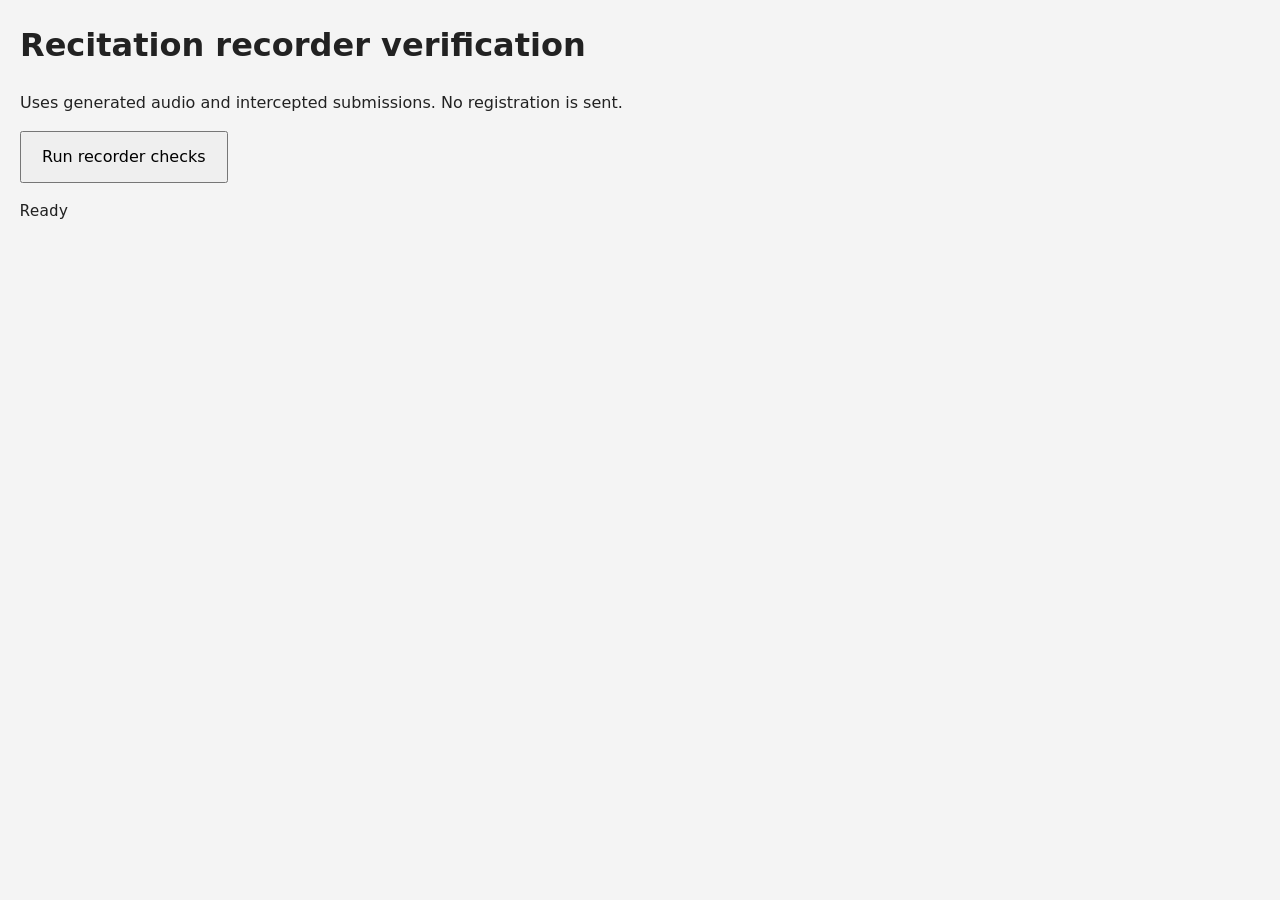
<file: intake-production/tests/recorder-check.html>
<!doctype html><html lang="en"><meta charset="utf-8"><meta name="viewport" content="width=device-width,initial-scale=1"><title>QAJ recorder verification</title>
<style>body{margin:20px;background:#f4f4f4;color:#222;font:16px/1.5 system-ui}button{padding:12px 20px;font:inherit}pre{white-space:pre-wrap}iframe{border:1px solid #ccc;background:white;display:block;margin:20px 0}</style>
<h1>Recitation recorder verification</h1><p>Uses generated audio and intercepted submissions. No registration is sent.</p><button id="run">Run recorder checks</button><pre id="results">Ready</pre><div id="surface"></div>
<script>
const output=document.querySelector('#results');
const log=[];let currentFrame,ctx,destination;
const wait=ms=>new Promise(r=>setTimeout(r,ms));
async function until(fn,message){for(let i=0;i<100;i++){if(fn())return;await wait(50)}throw Error(message||'Timed out')}
function assert(value,message){if(!value)throw Error(message)}
function change(el,value){if(el.type==='radio'||el.type==='checkbox')el.checked=true;else el.value=value;el.dispatchEvent(new Event('change',{bubbles:true}));el.dispatchEvent(new Event('input',{bubbles:true}))}
async function frame(mode='normal',width=390,height=844){
 if(currentFrame)currentFrame.remove();
 const src=await fetch('/index.html').then(r=>r.text());
 const shim=`<script>window.testStreams=[];window.testErrors=[];window.addEventListener('error',e=>testErrors.push(e.message));Object.defineProperty(navigator.mediaDevices,'getUserMedia',{value:()=>{if('${mode}'==='denied')return Promise.reject(new DOMException('denied','NotAllowedError'));const s=parent.testAudioStream.clone();testStreams.push(s);return Promise.resolve(s)}});if('${mode}'==='unsupported')window.MediaRecorder=undefined;window.XMLHttpRequest=class{constructor(){this.upload={}}open(){}setRequestHeader(){}send(data){window.testSubmitted=data;this.status=200;this.response={ok:true};queueMicrotask(()=>this.onload())}};<\/script>`;
 currentFrame=document.createElement('iframe');currentFrame.style.width=width+'px';currentFrame.style.height=height+'px';currentFrame.allow='autoplay; microphone';
 document.querySelector('#surface').append(currentFrame);
 currentFrame.srcdoc=src.replace('<head>','<head>'+shim);
 await until(()=>currentFrame.contentDocument.querySelector('.recorder-dialog'),'page initialisation');
 const d=currentFrame.contentDocument,w=currentFrame.contentWindow;
 d.querySelector('[data-register="thajweedh"]').click();
 const values={full_name:'Synthetic recorder verification',dob:'2018-01-01',gender:'female',address:'Synthetic QA',country_birth:'Sri Lanka',country_residency:'Sri Lanka',phone:'+94000000000',whatsapp:'+94000000000',email:'qa@example.invalid',emergency_contact:'+94000000000',referral_source:'website'};
 for(const [name,value]of Object.entries(values))change(d.querySelector('[name="'+name+'"]'),value);
 change(d.querySelector('[name="registration_type"][value="self"]'),true);
 d.querySelector('[data-step="1"] [data-next]').click();
 assert(!d.querySelector('[data-step="2"]').hidden,'placement is reachable through real controls');
 change(d.querySelector('[name="quran_reading_level"][value="join_and_read"]'),true);
 d.querySelector('[data-open-recorder]').click();
 await until(()=>d.querySelector('.recorder-dialog')?.open,'recorder opens');
 await until(()=>d.querySelector('.recorder-reading img').naturalWidth>0,'reference image loads');
 return {d,w,modal:d.querySelector('.recorder-dialog')};
}
function geometry({d,w,modal}){const r=d.querySelector('.recorder-reading').getBoundingClientRect(),b=d.querySelector('[data-recorder-main]').getBoundingClientRect(),m=modal.getBoundingClientRect();assert(r.height>50,'reading space is visible');assert(b.top>=0&&b.bottom<=w.innerHeight+1,'recording controls are visible');assert(m.width<=w.innerWidth+1,'no modal overflow');}
async function capture(t){t.d.querySelector('[data-recorder-main]').click();await until(()=>t.modal.dataset.state==='recording','recording starts');await wait(1250);t.d.querySelector('[data-recorder-main]').click();await until(()=>t.modal.dataset.state==='review','recording becomes playable');await until(()=>t.d.querySelector('[data-recorder-player]').readyState>=1,'browser decodes recording');}
async function test(name,fn){await fn();log.push('PASS · '+name);output.textContent=log.join('\n')}
document.querySelector('#run').onclick=async()=>{
 document.querySelector('#run').disabled=true;output.textContent='Running…';log.length=0;
 try{
  ctx=new AudioContext();destination=ctx.createMediaStreamDestination();const oscillator=ctx.createOscillator();oscillator.frequency.value=440;oscillator.connect(destination);oscillator.start();await ctx.resume();window.testAudioStream=destination.stream;
  let t=await frame();
  await test('Actual MediaRecorder captures and browser plays generated audio',()=>capture(t));
  await test('Recording attaches as a real audio File to multipart FormData',async()=>{t.d.querySelector('[data-recorder-main]').click();const input=t.d.querySelector('[name="test_me_audio"]');const f=input.files[0];assert(f&&f.size>0&&f.size<12*1024*1024,'valid audio file');assert(f.type.startsWith('audio/'),'audio MIME');assert(input.checkValidity(),'required audio is valid');assert(new t.w.FormData(t.d.querySelector('form')).get('test_me_audio').size===f.size,'FormData includes recording');assert(!t.d.querySelector('[data-audio-preview]').hidden,'attached player visible');assert(!t.modal.open,'returns to form');assert(t.w.testStreams.every(s=>s.getTracks().every(x=>x.readyState==='ended')),'microphone released')});
  await test('Pause freezes timer; Resume continues the same take',async()=>{t.d.querySelector('[data-open-recorder]').click();t.d.querySelector('[data-recorder-secondary]').click();await until(()=>t.modal.dataset.state==='recording');await wait(1250);t.d.querySelector('[data-recorder-secondary]').click();const time=t.d.querySelector('[data-recorder-time]').textContent;assert(t.modal.dataset.state==='paused','paused');await wait(1200);assert(t.d.querySelector('[data-recorder-time]').textContent===time,'timer frozen');t.d.querySelector('[data-recorder-secondary]').click();assert(t.modal.dataset.state==='recording','resumed');await wait(500);t.d.querySelector('[data-recorder-main]').click();await until(()=>t.modal.dataset.state==='review')});
  await test('Closing an unused take preserves the existing attached file',async()=>{const before=t.d.querySelector('[name="test_me_audio"]').files[0];t.d.querySelector('[data-recorder-close]').click();assert(t.d.querySelector('[name="test_me_audio"]').files[0]===before,'previous file preserved');t.d.querySelector('[data-open-recorder]').click();t.d.querySelector('[data-recorder-main]').click()});
  await test('Existing submission script sends audio and waits for server response',async()=>{change(t.d.querySelector('[name="available_days"][value="Monday"]'),true);change(t.d.querySelector('[name="time_from_12h"]'),'09:00');change(t.d.querySelector('[name="time_to_12h"]'),'10:00');t.d.querySelector('[data-step="2"] [data-next]').click();assert(!t.d.querySelector('[data-step="3"]').hidden,'confirm step reached');const transfer=new t.w.DataTransfer();transfer.items.add(new t.w.File([new Uint8Array([137,80,78,71,13,10,26,10])],'qa-receipt.png',{type:'image/png'}));t.d.querySelector('[name="payment_receipt"]').files=transfer.files;change(t.d.querySelector('[name="data_correct"]'),true);const f=t.d.querySelector('[name="test_me_audio"]').files[0];t.d.querySelector('form').requestSubmit();await until(()=>t.w.testSubmitted,'intercepted XHR');assert(t.w.testSubmitted.get('test_me_audio').size===f.size,'XHR contains recorded audio');assert(t.w.testSubmitted.get('payment_receipt').size>0,'receipt preserved');assert(t.w.testSubmitted.get('submission_id'),'submission UUID preserved');await until(()=>!t.d.querySelector('[data-success]').hidden,'server-confirmed UI shown')});
  t=await frame();
  await test('Missing required audio is blocked and upload field becomes visible',async()=>{t.d.querySelector('[data-recorder-close]').click();change(t.d.querySelector('[name="available_days"][value="Monday"]'),true);change(t.d.querySelector('[name="time_from_12h"]'),'09:00');change(t.d.querySelector('[name="time_to_12h"]'),'10:00');t.d.querySelector('[data-step="2"] [data-next]').click();assert(!t.d.querySelector('[data-step="2"]').hidden,'cannot advance without audio');assert(t.d.querySelector('.recitation-upload').open,'invalid file field is shown')});
  await test('Form reset stops capture and clears audio',async()=>{t.d.querySelector('[data-open-recorder]').click();t.d.querySelector('[data-recorder-main]').click();await until(()=>t.modal.dataset.state==='recording');t.d.querySelector('form').reset();await wait(100);assert(!t.modal.open&&t.modal.dataset.state==='idle','reset idle');assert(t.w.testStreams.every(s=>s.getTracks().every(x=>x.readyState==='ended')),'all capture tracks stopped')});
  await test('320px, 390px, tablet, desktop and phone landscape keep controls visible',async()=>{for(const [width,height]of [[320,568],[390,844],[768,1024],[1440,1000],[844,390]]){t=await frame('normal',width,height);geometry(t);assert(!t.w.testErrors.length,'no script errors')}});
  await test('Permission refusal provides recovery and file upload',async()=>{t=await frame('denied');t.d.querySelector('[data-recorder-main]').click();await until(()=>!t.d.querySelector('[data-recorder-error]').hidden);assert(t.d.querySelector('[data-recorder-error]').textContent.includes('blocked'),'permission explanation');assert(!t.d.querySelector('[data-recorder-main]').disabled,'can retry');t.d.querySelector('[data-recorder-fallback]').click();assert(t.d.querySelector('.recitation-upload').open,'upload alternative opens')});
  await test('Unsupported browsers retain the reading page and upload alternative',async()=>{t=await frame('unsupported');t.d.querySelector('[data-recorder-main]').click();assert(t.modal.dataset.state==='unsupported','unsupported state');assert(!t.d.querySelector('[data-recorder-fallback]').hidden,'upload available')});
  t=await frame('normal',390,844);
  output.textContent='ALL '+log.length+' CHECKS PASSED\n'+log.join('\n');document.body.dataset.result='passed';
 }catch(e){output.textContent=log.join('\n')+'\nFAIL · '+e.message;document.body.dataset.result='failed'}finally{document.querySelector('#run').disabled=false}
};
</script></html>
</file>
<file: intake-editor/styles.css>
:root {
  --ink: #25161f;
  --plum: #3b132b;
  --plum-dark: #26091b;
  --berry: #7b315a;
  --coral: #ed765e;
  --saffron: #e2ad2f;
  --teal: #096a65;
  --paper: #fff4df;
  --paper-soft: #fffaf1;
  --white: #fffaf1;
  --muted: #74666e;
  --line: rgba(69, 21, 47, .15);
  --serif: "Newsreader", Georgia, serif;
  --sans: "DM Sans", system-ui, -apple-system, sans-serif;
  --arabic: "Noto Naskh Arabic", serif;
  --shadow: 0 24px 70px rgba(42, 11, 29, .2);
}

* { box-sizing: border-box; }
html { width: 100%; overflow-x: clip; scroll-behavior: smooth; }
body { min-width: 320px; margin: 0; overflow-x: clip; color: var(--ink); background: var(--paper); font: 16px/1.5 var(--sans); }
body.dialog-open { overflow: hidden; }
button, input, select, textarea { font: inherit; }
button, a { -webkit-tap-highlight-color: transparent; }
button { color: inherit; }
a { color: inherit; text-decoration: none; }
img { display: block; max-width: 100%; }
[hidden] { display: none !important; }
.sr-only { position: absolute; width: 1px; height: 1px; margin: -1px; padding: 0; overflow: hidden; clip: rect(0,0,0,0); white-space: nowrap; border: 0; }
.skip-link { position: fixed; z-index: 1000; top: -6rem; left: 1rem; padding: .75rem 1rem; color: white; background: var(--teal); }
.skip-link:focus { top: 1rem; }

.site-header {
  min-height: 76px;
  display: flex;
  align-items: center;
  justify-content: space-between;
  gap: 1rem;
  padding: .75rem clamp(1rem, 5vw, 4rem);
  color: #fffaf1;
  background: var(--plum-dark);
  border-bottom: 1px solid rgba(255,250,241,.16);
}
.brand { min-width: 0; display: flex; align-items: center; gap: .7rem; }
.brand-logo { width: 48px; height: 42px; flex: 0 0 auto; object-fit: contain; filter: brightness(0) invert(1); }
.brand-mark { position: relative; flex: 0 0 auto; width: 34px; height: 29px; }
.brand-mark::before, .brand-mark::after { content: ""; position: absolute; top: 2px; width: 17px; height: 24px; border: 1.5px solid var(--saffron); }
.brand-mark::before { left: 0; border-radius: 10px 1px 1px 10px; transform: skewY(8deg); }
.brand-mark::after { right: 0; border-radius: 1px 10px 10px 1px; transform: skewY(-8deg); }
.brand-mark i { position: absolute; z-index: 2; left: 16.5px; top: 4px; width: 1px; height: 23px; background: var(--saffron); }
.brand-name { min-width: 0; display: grid; line-height: 1; }
.brand-name strong { color: #fffaf1; font: 700 .75rem/1 var(--sans); letter-spacing: .09em; text-transform: uppercase; white-space: nowrap; }
.brand-name em { margin-top: .22rem; color: #fffaf1; font: 400 italic .82rem/1 var(--serif); letter-spacing: .12em; }
.header-actions { display: flex; align-items: center; gap: .75rem; }
.intake-status { display: inline-flex; align-items: center; gap: .45rem; color: rgba(255,255,255,.7); font-size: .7rem; letter-spacing: .08em; text-transform: uppercase; }
.intake-status i { width: 7px; height: 7px; background: #66c7aa; border-radius: 50%; box-shadow: 0 0 0 4px rgba(102,199,170,.12); }
.back-link { min-height: 42px; display: inline-flex; align-items: center; gap: .35rem; padding: .55rem .8rem; border: 1px solid rgba(255,255,255,.25); border-radius: 999px; font-size: .74rem; }
.back-link span { color: var(--saffron); }

.page-main { width: min(1180px, calc(100% - 2rem)); margin: 0 auto; padding: clamp(1.25rem,3vw,2.2rem) 0 clamp(3rem,6vw,5rem); }
.welcome { position: relative; isolation: isolate; min-height: 350px; display: grid; grid-template-columns: minmax(0,1.5fr) minmax(290px,.7fr); gap: clamp(1.5rem,4vw,4rem); align-items: center; padding: clamp(1.75rem,4vw,3.5rem); overflow: hidden; color: #fffaf1; background: linear-gradient(118deg,var(--plum-dark) 0%,var(--plum) 70%,#531b3d 100%); border-radius: 18px 18px 4px 4px; box-shadow: 0 18px 45px rgba(59,19,43,.16); }
.welcome::before { content: "ق"; position: absolute; z-index: -1; right: -1rem; top: -5rem; color: rgba(255,250,241,.055); font: 600 clamp(18rem,35vw,31rem)/1 var(--arabic); transform: rotate(-5deg); }
.welcome::after { content: ""; position: absolute; z-index: -1; left: 0; bottom: 0; width: 42%; height: 7px; background: linear-gradient(90deg,var(--coral),var(--saffron),var(--teal)); }
.welcome-copy { position: relative; z-index: 1; }
.eyebrow { margin: 0 0 .55rem; color: var(--berry); font-size: .66rem; font-weight: 700; letter-spacing: .13em; text-transform: uppercase; }
.welcome .eyebrow { color: var(--saffron); }
.welcome h1 { max-width: 760px; margin: 0; font: 400 clamp(2.8rem,4.8vw,4.6rem)/.92 var(--serif); letter-spacing: -.035em; }
.welcome h1 em { color: var(--saffron); font: 500 clamp(3rem,5.2vw,5rem)/.9 "Caveat", cursive; letter-spacing: -.015em; }
.welcome-copy > p:not(.eyebrow) { max-width: 670px; margin: 1rem 0 0; color: rgba(255,255,255,.76); font-size: .92rem; }
.welcome-signature { display: inline-block; margin-top: 1.25rem; color: #fffaf1; font: 500 1.45rem/1 "Caveat", cursive; transform: rotate(-2deg); }
.welcome-note { position: relative; z-index: 1; display: grid; grid-template-columns: auto 1fr; gap: .8rem; align-items: center; padding: 1.15rem; color: var(--ink); background: var(--saffron); border: 1px solid rgba(255,250,241,.35); border-radius: 2px 16px 2px 16px; box-shadow: 10px 10px 0 rgba(237,118,94,.22); transform: rotate(1deg); }
.note-mark { width: 48px; height: 48px; display: grid; place-items: center; color: white; background: var(--plum); border-radius: 50%; font: 600 1.65rem var(--arabic); }
.welcome-note strong { display: block; font: 600 1.04rem var(--serif); }
.welcome-note p { margin: .2rem 0 0; color: #5b4212; font-size: .69rem; line-height: 1.45; }

.programme-section { padding: clamp(1.4rem,4vw,3rem); background: var(--paper-soft); border: 1px solid var(--line); border-top: 0; border-radius: 0 0 18px 18px; }
.course-heading { display: grid; grid-template-columns: minmax(0,1fr) minmax(310px,.9fr); gap: 1.5rem; align-items: end; }
.step-chip { display: inline-flex; margin-bottom: .55rem; padding: .25rem .5rem; color: white; background: var(--teal); border-radius: 999px; font-size: .6rem; font-weight: 700; letter-spacing: .08em; text-transform: uppercase; }
.course-heading h2 { margin: 0; font: 500 clamp(2.1rem,4vw,3.6rem)/1 var(--serif); letter-spacing: -.02em; }
.course-heading > div:first-child > p { max-width: 600px; margin: .55rem 0 0; color: var(--muted); font-size: .82rem; }
.audience-guide { padding: .9rem; background: white; border: 1px solid var(--line); border-radius: 10px; }
.audience-guide > strong { display: block; margin-bottom: .55rem; font: 600 .98rem var(--serif); }
.audience-choices { display: flex; flex-wrap: wrap; gap: .4rem; }
.audience-choices button { min-height: 40px; padding: .48rem .66rem; color: var(--plum); background: var(--paper-soft); border: 1px solid var(--line); border-radius: 999px; font-size: .7rem; font-weight: 700; cursor: pointer; }
.audience-choices button:hover, .audience-choices button[aria-pressed="true"] { color: white; background: var(--teal); border-color: var(--teal); }
.audience-result { margin: .9rem 0 0; padding: .72rem .85rem; color: #295d58; background: #e8f5f2; border-left: 4px solid var(--teal); font-size: .74rem; }
.colour-key { display: flex; flex-wrap: wrap; gap: .5rem 1rem; margin: 1.2rem 0 .75rem; color: var(--muted); font-size: .65rem; font-weight: 700; }
.colour-key span { display: inline-flex; align-items: center; gap: .35rem; }
.colour-key i { width: 9px; height: 9px; border-radius: 50%; }
.colour-key .saffron { background: var(--saffron); }
.colour-key .teal { background: var(--teal); }
.colour-key .berry { background: var(--berry); }
.colour-key .coral { background: var(--coral); }

.programme-grid { display: grid; grid-template-columns: repeat(2,minmax(0,1fr)); gap: .8rem; }
.programme-door { --accent: var(--berry); position: relative; min-width: 0; min-height: 292px; display: grid; grid-template-rows: auto 1fr auto; padding: 1.15rem; overflow: hidden; background: linear-gradient(180deg,#fff 0%,#fff 78%,color-mix(in srgb,var(--accent) 5%,#fff) 100%); border: 1px solid var(--line); border-top: 7px solid var(--accent); border-radius: 3px 16px 3px 16px; box-shadow: 0 9px 24px rgba(59,19,43,.07); transition: transform .2s ease, box-shadow .2s ease, opacity .2s ease; }
.programme-door[data-theme="saffron"] { --accent: var(--saffron); }
.programme-door[data-theme="teal"] { --accent: var(--teal); }
.programme-door[data-theme="berry"] { --accent: var(--berry); }
.programme-door[data-theme="coral"] { --accent: var(--coral); }
.programme-door::after { content: attr(data-glyph); position: absolute; right: .4rem; top: .2rem; color: color-mix(in srgb, var(--accent) 9%, transparent); font: 600 8rem/1 var(--arabic); pointer-events: none; }
.programme-door:hover { transform: translateY(-3px); box-shadow: 0 15px 35px rgba(69,21,47,.11); }
.programme-door.recommended { outline: 3px solid color-mix(in srgb,var(--accent) 45%,transparent); outline-offset: 2px; }
.programme-door.not-recommended { opacity: .48; }
.recommend-badge { position: absolute; z-index: 2; right: .8rem; top: .65rem; display: none; padding: .28rem .5rem; color: white; background: var(--accent); border-radius: 999px; font-size: .58rem; font-weight: 700; }
.programme-door.recommended .recommend-badge { display: block; }
.door-top { position: relative; z-index: 1; display: flex; align-items: center; justify-content: space-between; gap: 1rem; }
.door-no { width: 34px; height: 34px; display: grid; place-items: center; color: white; background: var(--accent); border-radius: 50%; font: 700 .7rem var(--sans); }
.door-audience { max-width: 72%; color: var(--accent); font-size: .61rem; font-weight: 700; letter-spacing: .07em; text-align: right; text-transform: uppercase; }
.door-copy { position: relative; z-index: 1; align-self: center; padding: 1.25rem 0; }
.door-copy h3 { max-width: 82%; margin: 0; font: 500 clamp(1.85rem,3.5vw,3rem)/.95 var(--serif); letter-spacing: -.025em; }
.door-copy p { max-width: 500px; margin: .65rem 0 0; color: var(--muted); font-size: .78rem; line-height: 1.5; }
.door-facts { display: flex; flex-wrap: wrap; gap: .35rem; margin-top: .75rem; }
.door-facts span { padding: .3rem .42rem; color: #59434f; background: var(--paper-soft); border: 1px solid var(--line); border-radius: 4px; font-size: .59rem; font-weight: 700; }
.door-actions { position: relative; z-index: 1; display: grid; grid-template-columns: .75fr 1.25fr; gap: .5rem; }
.door-actions button { min-height: 48px; padding: .65rem .75rem; border-radius: 5px; font-size: .72rem; font-weight: 700; cursor: pointer; }
.door-actions .text-button { color: var(--plum); background: white; border: 1px solid var(--accent); }
.door-actions .card-register { color: white; background: var(--accent); border: 1px solid var(--accent); }
.programme-door[data-theme="saffron"] .card-register { color: var(--plum-dark); }

.reassurance { display: grid; grid-template-columns: auto minmax(0,1fr) auto; gap: 1rem; align-items: center; margin: 1rem 0 0; padding: 1rem 1.15rem; color: white; background: var(--plum); border-radius: 10px; }
.help-mark { width: 42px; height: 42px; display: grid; place-items: center; color: var(--plum); background: var(--saffron); border-radius: 50%; font: 600 1.35rem var(--serif); }
.reassurance strong, .reassurance span { display: block; }
.reassurance strong { font: 600 1.12rem var(--serif); }
.reassurance span { margin-top: .12rem; color: rgba(255,255,255,.7); font-size: .72rem; }
.reassurance a { min-height: 46px; display: inline-flex; align-items: center; justify-content: center; gap: .35rem; padding: .65rem .85rem; color: var(--plum-dark); background: var(--saffron); border-radius: 5px; font-size: .7rem; font-weight: 700; }
.reassurance a span { margin: 0; color: inherit; }
.site-footer { display: grid; grid-template-columns: .8fr 1.4fr .8fr; gap: 1rem; align-items: center; padding: 2rem clamp(1rem,5vw,4rem); color: #fffaf1; background: var(--plum-dark); border-top: 7px solid var(--coral); }
.site-footer > span { color: var(--saffron); font: 600 .9rem var(--serif); }
.site-footer p { margin: 0; color: rgba(255,255,255,.72); font-size: .72rem; text-align: center; }
.site-footer > div { display: flex; justify-content: flex-end; gap: .8rem; color: rgba(255,255,255,.65); font-size: .68rem; }

.intake-dialog { inset: 0; width: min(980px,calc(100% - 2rem)); height: min(860px,calc(100dvh - 2rem)); max-width: none; max-height: none; margin: auto; padding: 0; overflow: hidden; color: var(--ink); background: var(--paper); border: 0; border-radius: 14px; box-shadow: var(--shadow); }
.intake-dialog::backdrop { background: rgba(27,6,19,.76); backdrop-filter: blur(5px); }
.dialog-frame { height: 100%; min-height: 0; display: flex; flex-direction: column; overflow: hidden; }
.dialog-topbar { position: relative; z-index: 10; flex: 0 0 auto; min-height: 68px; display: grid; grid-template-columns: 1fr auto 1fr; align-items: center; gap: 1rem; padding: .7rem 1rem; color: white; background: var(--plum-dark); border-bottom: 3px solid var(--saffron); }
.mini-brand { justify-self: start; display: grid; gap: .06rem; }
.mini-brand span { color: #fffaf1; font: 700 .8rem/1 var(--sans); letter-spacing: .12em; }
.mini-brand i { color: rgba(255,255,255,.55); font-size: .63rem; font-style: normal; }
.dialog-topbar > div { min-width: 0; display: grid; justify-items: center; }
.dialog-kicker { color: var(--saffron); font-size: .56rem; font-weight: 700; letter-spacing: .11em; text-transform: uppercase; }
.dialog-topbar strong { max-width: 420px; overflow: hidden; text-overflow: ellipsis; white-space: nowrap; font: 500 1.05rem var(--serif); }
.dialog-close { justify-self: end; width: 40px; height: 40px; display: grid; place-items: center; padding: 0; color: white; background: transparent; border: 1px solid rgba(255,255,255,.3); border-radius: 50%; font-size: 1.55rem; line-height: 1; cursor: pointer; }

.course-info { min-height: 0; flex: 1; overflow-y: auto; background: var(--paper); }
.info-hero { --info-accent: var(--saffron); position: relative; min-height: 230px; display: grid; align-content: end; padding: clamp(1.5rem,4vw,2.7rem); overflow: hidden; color: white; background: var(--plum); }
.info-hero[data-info-theme="teal"] { --info-accent: #75d2ca; }
.info-hero[data-info-theme="berry"] { --info-accent: #e19abc; }
.info-hero[data-info-theme="coral"] { --info-accent: #ffae9f; }
.info-glyph { position: absolute; right: 2%; top: -30%; color: rgba(255,255,255,.08); font: 600 clamp(10rem,26vw,18rem)/1 var(--arabic); }
.info-hero .eyebrow { position: relative; margin-bottom: .35rem; color: var(--info-accent); }
.info-hero h2 { position: relative; max-width: 760px; margin: 0; font: 500 clamp(2.5rem,5vw,4.3rem)/.92 var(--serif); letter-spacing: -.03em; }
.info-hero > p:not(.eyebrow) { position: relative; max-width: 700px; margin: .65rem 0 0; color: rgba(255,255,255,.74); font-size: .82rem; }
.info-facts { position: relative; display: flex; flex-wrap: wrap; gap: .4rem; margin-top: .8rem; }
.info-facts span { padding: .34rem .48rem; border: 1px solid rgba(255,255,255,.3); border-radius: 4px; font-size: .62rem; }
.info-body { display: grid; grid-template-columns: .8fr 1.2fr; gap: .8rem; padding: .8rem; }
.info-learn, .info-options { padding: 1.15rem; background: white; border: 1px solid var(--line); border-radius: 8px; }
.info-body .eyebrow { margin-bottom: .32rem; }
.info-body h3 { margin: 0 0 .85rem; font: 500 clamp(1.55rem,3vw,2.15rem)/1 var(--serif); }
.info-learn [data-info-points] { display: grid; gap: .6rem; }
.info-learn [data-info-points] p { display: grid; grid-template-columns: 22px 1fr; gap: .55rem; align-items: start; margin: 0; color: var(--muted); font-size: .73rem; }
.info-learn [data-info-points] span { width: 20px; height: 20px; display: grid; place-items: center; color: white; background: var(--teal); border-radius: 50%; font-size: .59rem; }
.info-option-list { display: grid; gap: .55rem; }
.info-option { min-width: 0; display: grid; grid-template-columns: minmax(0,1fr) auto; gap: .7rem; align-items: center; padding: .85rem; background: var(--paper-soft); border-left: 5px solid var(--option-accent,var(--berry)); border-radius: 4px; }
.info-option > div { min-width: 0; }
.info-option small, .info-option strong, .info-option em { display: block; }
.info-option small { color: var(--option-accent,var(--berry)); font-size: .58rem; font-weight: 700; letter-spacing: .07em; text-transform: uppercase; }
.info-option strong { margin: .15rem 0 .25rem; font: 600 1.05rem/1.08 var(--serif); }
.info-option p { margin: 0; color: var(--muted); font-size: .66rem; line-height: 1.4; }
.info-option em { margin-top: .35rem; font-size: .59rem; font-style: normal; font-weight: 700; }
.info-option button { min-height: 42px; padding: .55rem .68rem; color: white; background: var(--plum); border: 0; border-radius: 4px; font-size: .66rem; font-weight: 700; cursor: pointer; }

.dialog-actions, .step-actions { position: sticky; z-index: 8; bottom: 0; display: flex; justify-content: space-between; gap: .6rem; padding: .75rem 1rem calc(.75rem + env(safe-area-inset-bottom)); background: rgba(246,240,231,.96); border-top: 1px solid var(--line); backdrop-filter: blur(10px); }
.button { min-height: 48px; display: inline-flex; align-items: center; justify-content: center; gap: .4rem; padding: .68rem 1rem; border-radius: 5px; font-size: .75rem; font-weight: 700; cursor: pointer; }
.button.primary { color: white; background: var(--plum); border: 1px solid var(--plum); }
.button.secondary { color: var(--plum); background: white; border: 1px solid var(--line); }
.button:hover { transform: translateY(-1px); }
.button:focus-visible, .dialog-close:focus-visible, .door-actions button:focus-visible, .back-link:focus-visible, .audience-choices button:focus-visible, .info-option button:focus-visible { outline: 3px solid rgba(22,133,126,.35); outline-offset: 3px; }

.registration-form { flex: 1; min-height: 0; overflow: hidden; }
.form-shell { height: 100%; min-height: 0; display: block; }
.form-rail { display: none; }
.form-main { min-width: 0; height: 100%; overflow-y: auto; background: var(--paper); }
.form-progress { position: sticky; z-index: 7; top: 0; padding: .72rem clamp(.85rem,3vw,1.5rem); background: rgba(255,253,249,.97); border-bottom: 1px solid var(--line); backdrop-filter: blur(10px); }
.form-progress ol { display: grid; grid-template-columns: repeat(4,minmax(0,1fr)); margin: 0; padding: 0; list-style: none; }
.form-progress li { position: relative; min-width: 0; display: grid; grid-template-columns: 28px minmax(0,1fr); align-items: center; gap: .38rem; color: #998b92; font-size: .68rem; }
.form-progress li:not(:last-child)::after { content: ""; position: absolute; z-index: 0; left: 28px; right: 0; top: 13px; height: 1px; background: var(--line); }
.form-progress li span { position: relative; z-index: 1; width: 28px; height: 28px; display: grid; place-items: center; background: #eee6de; border-radius: 50%; font-weight: 700; }
.form-progress li b { position: relative; z-index: 1; width: fit-content; padding-right: .35rem; background: var(--white); font-weight: 600; }
.form-progress li.active { color: var(--plum); }
.form-progress li.active span { color: white; background: var(--plum); }
.form-progress li.complete { color: var(--teal); }
.form-progress li.complete span { color: white; background: var(--teal); font-size: 0; }
.form-progress li.complete span::before { content: "✓"; font-size: .76rem; }
.selection-bar { margin: .85rem clamp(.85rem,4vw,2.2rem) 0; display: grid; grid-template-columns: auto minmax(0,1fr) auto; align-items: center; gap: .65rem; padding: .72rem .82rem; background: white; border: 1px solid var(--line); border-left: 5px solid var(--course-accent,var(--teal)); border-radius: 6px; }
.selection-bar > span { width: 10px; height: 10px; background: var(--course-accent,var(--teal)); border-radius: 50%; }
.selection-bar div { min-width: 0; display: grid; }
.selection-bar small { color: var(--muted); font-size: .56rem; letter-spacing: .07em; text-transform: uppercase; }
.selection-bar strong { overflow: hidden; text-overflow: ellipsis; white-space: nowrap; font: 600 .96rem var(--serif); }
.selection-bar button { padding: .3rem .4rem; color: var(--berry); background: transparent; border: 0; border-bottom: 1px solid currentColor; font-size: .63rem; cursor: pointer; }
.form-status { margin: .85rem clamp(.85rem,4vw,2.2rem) 0; padding: .75rem .85rem; color: #802b20; background: #fff0ec; border-left: 5px solid var(--coral); font-size: .76rem; }
.form-step { max-width: 840px; margin: 0 auto; padding: clamp(1.15rem,3vw,2rem) clamp(.85rem,4vw,2.2rem) 0; }
.step-head { margin-bottom: 1.1rem; }
.step-head .eyebrow span { color: var(--teal); }
.step-head h2 { max-width: 720px; margin: 0 0 .4rem; font: 500 clamp(2rem,4vw,3.2rem)/.98 var(--serif); letter-spacing: -.025em; }
.step-head > p:last-child { max-width: 660px; margin: 0; color: var(--muted); font-size: .78rem; }
.step-head b { color: var(--coral); }
.course-fieldset { min-width: 0; margin: 0; padding: 0; border: 0; }
.course-options { display: grid; grid-template-columns: repeat(2,minmax(0,1fr)); gap: .6rem; }
.course-choice { --accent: var(--berry); position: relative; min-width: 0; display: grid; grid-template-columns: auto minmax(0,1fr); gap: .7rem; padding: .85rem; background: white; border: 1px solid var(--line); border-left: 5px solid var(--accent); border-radius: 6px; cursor: pointer; }
.course-choice input { position: absolute; opacity: 0; }
.choice-check { width: 20px; height: 20px; margin-top: .05rem; border: 1.5px solid var(--accent); border-radius: 50%; }
.course-choice > span:last-child { min-width: 0; }
.course-choice small, .course-choice strong, .course-choice em { display: block; }
.course-choice small { color: var(--accent); font-size: .57rem; font-weight: 700; letter-spacing: .07em; text-transform: uppercase; }
.course-choice strong { margin: .17rem 0 .26rem; font: 600 1.08rem/1.08 var(--serif); }
.course-choice p { margin: 0; color: var(--muted); font-size: .65rem; line-height: 1.4; }
.course-choice em { margin-top: .35rem; font-size: .59rem; font-style: normal; font-weight: 700; }
.course-choice:has(input:checked) { color: white; background: var(--accent); border-color: var(--accent); box-shadow: 0 8px 22px color-mix(in srgb,var(--accent) 18%,transparent); }
.course-choice:has(input:checked) small, .course-choice:has(input:checked) p, .course-choice:has(input:checked) em { color: rgba(255,255,255,.78); }
.course-choice:has(input:checked) .choice-check { background: var(--saffron); border-color: var(--saffron); box-shadow: inset 0 0 0 4px var(--accent); }
.course-choice:has(input:focus-visible) { outline: 3px solid rgba(22,133,126,.3); outline-offset: 3px; }

.form-section, .question-block { position: relative; margin-bottom: .75rem; padding: 1rem; background: white; border: 1px solid var(--line); border-radius: 7px; }
.form-section::before { content: ""; position: absolute; inset: 0 auto 0 0; width: 5px; background: var(--edge); border-radius: 7px 0 0 7px; }
.coral-edge { --edge: var(--coral); }
.teal-edge { --edge: var(--teal); }
.saffron-edge { --edge: var(--saffron); }
.section-number { position: absolute; right: .9rem; top: .7rem; color: var(--edge); font: 600 1rem var(--serif); }
.form-section h3 { margin: 0; font: 600 1.35rem var(--serif); }
.section-intro { margin: .15rem 0 .8rem; color: var(--muted); font-size: .66rem; }
.field-grid { display: grid; gap: .75rem; }
.field-grid.two { grid-template-columns: repeat(2,minmax(0,1fr)); }
.field.wide { grid-column: 1/-1; }
.field { position: relative; display: grid; gap: .32rem; min-width: 0; }
.field > span, .question-label { color: #553f4a; font-size: .73rem; font-weight: 700; }
.field > span i { color: var(--muted); font-size: .63rem; font-weight: 400; }
.field input, .field select, .field textarea, .time-cell input { width: 100%; min-width: 0; min-height: 48px; padding: .68rem .72rem; color: var(--ink); background: #fff; border: 1px solid rgba(69,21,47,.25); border-radius: 5px; outline: none; }
.field textarea { min-height: 88px; resize: vertical; }
.field input:focus, .field select:focus, .field textarea:focus, .time-cell input:focus { border-color: var(--teal); box-shadow: 0 0 0 3px rgba(22,133,126,.12); }
.field input[aria-invalid="true"], .field select[aria-invalid="true"], .field textarea[aria-invalid="true"] { border-color: #b42318; background: #fff8f6; }
.field small { color: var(--muted); font-size: .62rem; }
.copy-phone { position: absolute; right: .4rem; top: 1.65rem; padding: .3rem .42rem; color: var(--teal); background: #e7f5f2; border: 0; border-radius: 3px; font-size: .56rem; font-weight: 700; cursor: pointer; }
.conditional { margin-top: .75rem; }
.inline-fieldset { margin: 0 0 .85rem; padding: 0; border: 0; }
.inline-fieldset legend { margin-bottom: .45rem; color: #553f4a; font-size: .73rem; font-weight: 700; }
.choice-row, .option-stack, .check-grid { display: grid; grid-template-columns: repeat(2,minmax(0,1fr)); gap: .45rem; }
.choice-row { grid-template-columns: repeat(3,minmax(0,1fr)); }
.choice-row label, .option-stack label, .check-grid label { position: relative; min-width: 0; cursor: pointer; }
.choice-row input, .option-stack input, .check-grid input { position: absolute; opacity: 0; }
.choice-row label > span, .option-stack label > span, .check-grid label > span { min-height: 46px; display: flex; align-items: center; gap: .45rem; padding: .6rem .65rem; background: white; border: 1px solid var(--line); border-radius: 5px; font-size: .71rem; }
.choice-row label > span::before, .option-stack label > span::before { content: ""; flex: 0 0 auto; width: 15px; height: 15px; border: 1px solid var(--muted); border-radius: 50%; }
.check-grid label > span::before { content: ""; flex: 0 0 auto; width: 15px; height: 15px; border: 1px solid var(--muted); }
.choice-row input:checked + span, .option-stack input:checked + span, .check-grid input:checked + span { color: white; background: var(--teal); border-color: var(--teal); }
.choice-row input:checked + span::before, .option-stack input:checked + span::before, .check-grid input:checked + span::before { background: var(--saffron); border-color: var(--saffron); box-shadow: inset 0 0 0 4px var(--teal); }
.choice-row input:focus-visible + span, .option-stack input:focus-visible + span, .check-grid input:focus-visible + span { outline: 3px solid rgba(22,133,126,.26); outline-offset: 2px; }
.choice-row input:disabled + span, .option-stack input:disabled + span { opacity: .42; cursor: not-allowed; }
.question-block { display: grid; gap: .62rem; }
.question-block.invalid { border-color: #b42318; background: #fff8f6; }
.question-block > legend, .question-block > .question-label { padding: 0; font: 600 1.05rem var(--serif); }
.question-block .hint { margin: -.12rem 0 .08rem; color: var(--muted); font-size: .63rem; }
.course-question-host[data-theme="coral"] .question-block { border-left: 5px solid var(--coral); }
.course-question-host[data-theme="saffron"] .question-block { border-left: 5px solid var(--saffron); }
.course-question-host[data-theme="teal"] .question-block { border-left: 5px solid var(--teal); }
.course-question-host[data-theme="berry"] .question-block { border-left: 5px solid var(--berry); }
.notice { margin-bottom: .75rem; padding: .8rem .9rem; color: #315e5a; background: #e5f5f2; border-left: 5px solid var(--teal); font-size: .7rem; }
.notice.warning { color: #684807; background: #fff2c5; border-color: var(--saffron); }
.assessment-upload { margin-bottom: .75rem; padding: .7rem; background: #fff4cf; border: 1px solid #e3c05c; border-radius: 7px; }
.assessment-upload .question-block { margin-bottom: .55rem; border: 0 !important; }
.audio-help { display: inline-flex; width: fit-content; max-width: 100%; margin: 0 .3rem .3rem; overflow-wrap: anywhere; color: var(--berry); border-bottom: 1px solid currentColor; font-size: .66rem; font-weight: 700; }
.day-time { display: grid; gap: .6rem; }
.days { display: grid; grid-template-columns: repeat(4,minmax(0,1fr)); gap: .38rem; }
.days label { position: relative; cursor: pointer; }
.days input { position: absolute; opacity: 0; }
.days span { min-height: 40px; display: grid; place-items: center; padding: .38rem; color: var(--muted); background: white; border: 1px solid var(--line); border-radius: 4px; font-size: .62rem; }
.days input:checked + span { color: white; background: var(--berry); border-color: var(--berry); }
.time-grid { display: grid; grid-template-columns: 1fr 1fr; gap: .5rem; }
.time-cell { display: grid; gap: .25rem; }
.time-cell span { color: var(--muted); font-size: .59rem; font-weight: 700; text-transform: uppercase; }
.summary-card { display: grid; grid-template-columns: minmax(0,1fr) auto; gap: .7rem; align-items: center; margin-bottom: .75rem; padding: 1rem; color: white; background: var(--plum); border-radius: 7px; }
.summary-card small { color: var(--saffron); font-size: .57rem; font-weight: 700; letter-spacing: .08em; text-transform: uppercase; }
.summary-card strong { display: block; margin: .2rem 0 .08rem; font: 600 1.35rem var(--serif); }
.summary-card p { margin: 0; color: rgba(255,255,255,.68); font-size: .65rem; }
.summary-card button { color: var(--saffron); background: transparent; border: 0; border-bottom: 1px solid currentColor; font-size: .62rem; cursor: pointer; }
.payment-card { display: grid; grid-template-columns: .8fr 1.2fr; gap: .8rem; align-items: center; margin-bottom: .75rem; padding: 1rem; background: #fff0b3; border: 1px solid #dbb33a; border-radius: 7px; }
.payment-card small, .payment-card strong, .payment-card span { display: block; }
.payment-card small { color: #765812; font-size: .57rem; font-weight: 700; letter-spacing: .07em; text-transform: uppercase; }
.payment-card strong { margin: .12rem 0; font: 600 1.4rem var(--serif); }
.payment-card span { color: #6b511d; font-size: .66rem; }
.payment-card dl { margin: 0; }
.payment-card dl div { display: grid; grid-template-columns: 1fr 1fr; gap: .5rem; padding: .42rem 0; border-bottom: 1px solid rgba(69,21,47,.15); }
.payment-card dt { color: #755b24; font-size: .57rem; text-transform: uppercase; }
.payment-card dd { margin: 0; font-size: .75rem; font-weight: 700; }
.upload-card { min-height: 112px; display: grid; grid-template-columns: auto 1fr; align-content: center; gap: .7rem; margin-bottom: .75rem; padding: 1rem; background: white; border: 2px dashed var(--coral); border-radius: 7px; cursor: pointer; }
.upload-card input { position: absolute; opacity: 0; }
.upload-icon { width: 44px; height: 44px; display: grid; place-items: center; color: white; background: var(--coral); border-radius: 50%; font-size: 1.1rem; }
.upload-card > span:last-child { min-width: 0; display: grid; }
.upload-card b { width: fit-content; margin-bottom: .12rem; padding: .17rem .3rem; color: white; background: var(--coral); border-radius: 3px; font-size: .52rem; letter-spacing: .06em; text-transform: uppercase; }
.upload-card strong { font: 600 1.05rem var(--serif); }
.upload-card small { overflow-wrap: anywhere; color: var(--muted); font-size: .62rem; }
.upload-card.has-file { border-color: var(--teal); border-style: solid; }
.confirmations { display: grid; gap: .45rem; margin: .75rem 0; }
.confirmations label { display: grid; grid-template-columns: 20px 1fr; gap: .55rem; align-items: start; padding: .72rem; background: white; border: 1px solid var(--line); border-radius: 6px; font-size: .68rem; cursor: pointer; }
.confirmations input { width: 17px; height: 17px; accent-color: var(--teal); }
.confirmations small { color: var(--muted); }
.preview-note { display: grid; grid-template-columns: auto 1fr; gap: .55rem; padding: .72rem; color: #315e5a; background: #e5f5f2; border-radius: 6px; font-size: .66rem; }
.preview-note strong { color: var(--teal); }
.form-step .step-actions { margin: 1.2rem clamp(-2.2rem,-4vw,-.85rem) 0; }
.step-actions.first { margin-top: 1.2rem; }
.success { flex: 1; overflow-y: auto; padding: clamp(2.3rem,7vw,5rem) 1.2rem; text-align: center; background: var(--paper); }
.success-mark { width: 58px; height: 58px; display: grid; place-items: center; margin: 0 auto .8rem; color: white; background: var(--teal); border-radius: 50%; font-size: 1.5rem; }
.success .eyebrow { color: var(--teal); }
.success h2 { max-width: 680px; margin: 0 auto .7rem; font: 500 clamp(2.4rem,6vw,4.5rem)/.95 var(--serif); }
.success .dua { margin: 1.1rem 0 .15rem; color: var(--berry); font: 500 clamp(2.5rem,7vw,4rem)/1 var(--arabic); }
.success > span:not(.success-mark) { color: var(--muted); font-size: .7rem; }
.success > p:not(.eyebrow):not(.dua) { max-width: 500px; margin: .85rem auto; color: var(--muted); font-size: .76rem; }
.success-actions { display: flex; justify-content: center; gap: .55rem; margin-top: 1.1rem; }

@media (max-width: 820px) {
  .welcome, .course-heading { grid-template-columns: 1fr; }
  .welcome { gap: 1.2rem; }
  .welcome-note { max-width: 520px; }
  .site-footer { grid-template-columns: 1fr; text-align: center; }
  .site-footer > div { justify-content: center; }
  .info-body { grid-template-columns: 1fr; }
}

@media (max-width: 680px) {
  .site-header { min-height: 66px; padding: .68rem .85rem; }
  .brand-logo { width: 42px; height: 37px; }
  .brand-name strong { font-size: .66rem; }
  .brand-name em { font-size: .72rem; }
  .intake-status { display: none; }
  .back-link { min-height: 40px; padding: .48rem .62rem; font-size: .65rem; }
  .page-main { width: min(100% - 1rem,1180px); padding-top: .5rem; }
  .welcome { min-height: 0; padding: 1.35rem 1.2rem 1.7rem; border-radius: 12px 12px 0 0; }
  .welcome h1 { font-size: clamp(2.5rem,12vw,3.8rem); }
  .welcome-copy > p:not(.eyebrow) { font-size: .79rem; }
  .welcome-note { max-width: calc(100% - .5rem); padding: .9rem; box-shadow: 7px 7px 0 rgba(237,118,94,.22); }
  .note-mark { width: 42px; height: 42px; }
  .programme-section { padding: 1rem; border-radius: 0 0 12px 12px; }
  .course-heading { gap: 1rem; }
  .course-heading h2 { font-size: 2.25rem; }
  .audience-guide { padding: .75rem; }
  .audience-choices { display: grid; grid-template-columns: repeat(2,minmax(0,1fr)); }
  .audience-choices button:last-child { grid-column: 1/-1; }
  .colour-key { display: grid; grid-template-columns: repeat(2,minmax(0,1fr)); }
  .programme-grid { grid-template-columns: 1fr; }
  .programme-door { min-height: 285px; padding: 1rem; }
  .door-copy h3 { font-size: 2.2rem; }
  .door-actions { grid-template-columns: .78fr 1.22fr; }
  .reassurance { grid-template-columns: auto 1fr; padding: .9rem; }
  .reassurance a { grid-column: 1/-1; }
  .site-footer { padding: 1.7rem 1rem; }

  .intake-dialog { inset: 0; width: 100%; height: 100dvh; margin: 0; border-radius: 0; }
  .dialog-topbar { min-height: 64px; grid-template-columns: auto minmax(0,1fr) auto; padding: .62rem .75rem; }
  .mini-brand i { display: none; }
  .dialog-topbar > div { justify-items: start; }
  .dialog-topbar strong { max-width: 52vw; font-size: .92rem; }
  .dialog-close { width: 38px; height: 38px; }
  .info-hero { min-height: 220px; padding: 1.25rem .9rem; }
  .info-hero h2 { max-width: 90%; font-size: 2.65rem; }
  .info-hero > p:not(.eyebrow) { font-size: .74rem; }
  .info-glyph { font-size: 10rem; }
  .info-body { padding: .55rem; }
  .info-learn, .info-options { padding: .9rem; }
  .info-option { grid-template-columns: 1fr; }
  .info-option button { width: 100%; }
  .dialog-actions { padding: .65rem .72rem calc(.65rem + env(safe-area-inset-bottom)); }
  .dialog-actions .button { flex: 1; padding-inline: .4rem; }
  .form-progress { padding: .58rem .7rem; }
  .form-progress li { grid-template-columns: 25px minmax(0,1fr); gap: .25rem; }
  .form-progress li span { width: 25px; height: 25px; }
  .form-progress li:not(:last-child)::after { left: 25px; top: 12px; }
  .form-progress li b { font-size: .58rem; }
  .selection-bar, .form-status { margin-left: .7rem; margin-right: .7rem; }
  .selection-bar strong { font-size: .86rem; }
  .form-step { padding: 1rem .7rem 0; }
  .step-head h2 { font-size: 2.3rem; }
  .course-options, .field-grid.two, .choice-row, .option-stack, .check-grid, .payment-card { grid-template-columns: 1fr; }
  .field.wide { grid-column: auto; }
  .form-section, .question-block { padding: .85rem; }
  .days { grid-template-columns: repeat(2,minmax(0,1fr)); }
  .summary-card { grid-template-columns: 1fr; }
  .summary-card button { justify-self: start; }
  .payment-card dl div { grid-template-columns: 1fr; gap: .1rem; }
  .form-step .step-actions { margin-left: -.7rem; margin-right: -.7rem; }
  .step-actions { padding: .65rem .7rem calc(.65rem + env(safe-area-inset-bottom)); }
  .step-actions .button { flex: 1; padding-inline: .4rem; }
  .success { padding-bottom: calc(2.3rem + env(safe-area-inset-bottom)); }
  .success-actions { flex-direction: column; }
}

@media (max-width: 410px) {
  .form-progress li { grid-template-columns: 25px; justify-content: center; text-align: center; }
  .form-progress li b { margin-top: .16rem; padding: 0; font-size: .52rem; }
  .form-progress li:not(:last-child)::after { left: calc(50% + 12px); right: calc(-50% + 12px); }
  .time-grid, .upload-card { grid-template-columns: 1fr; }
  .door-audience { font-size: .54rem; }
}

@media (prefers-reduced-motion: reduce) {
  *, *::before, *::after { scroll-behavior: auto !important; transition-duration: .01ms !important; }
}
</file>
